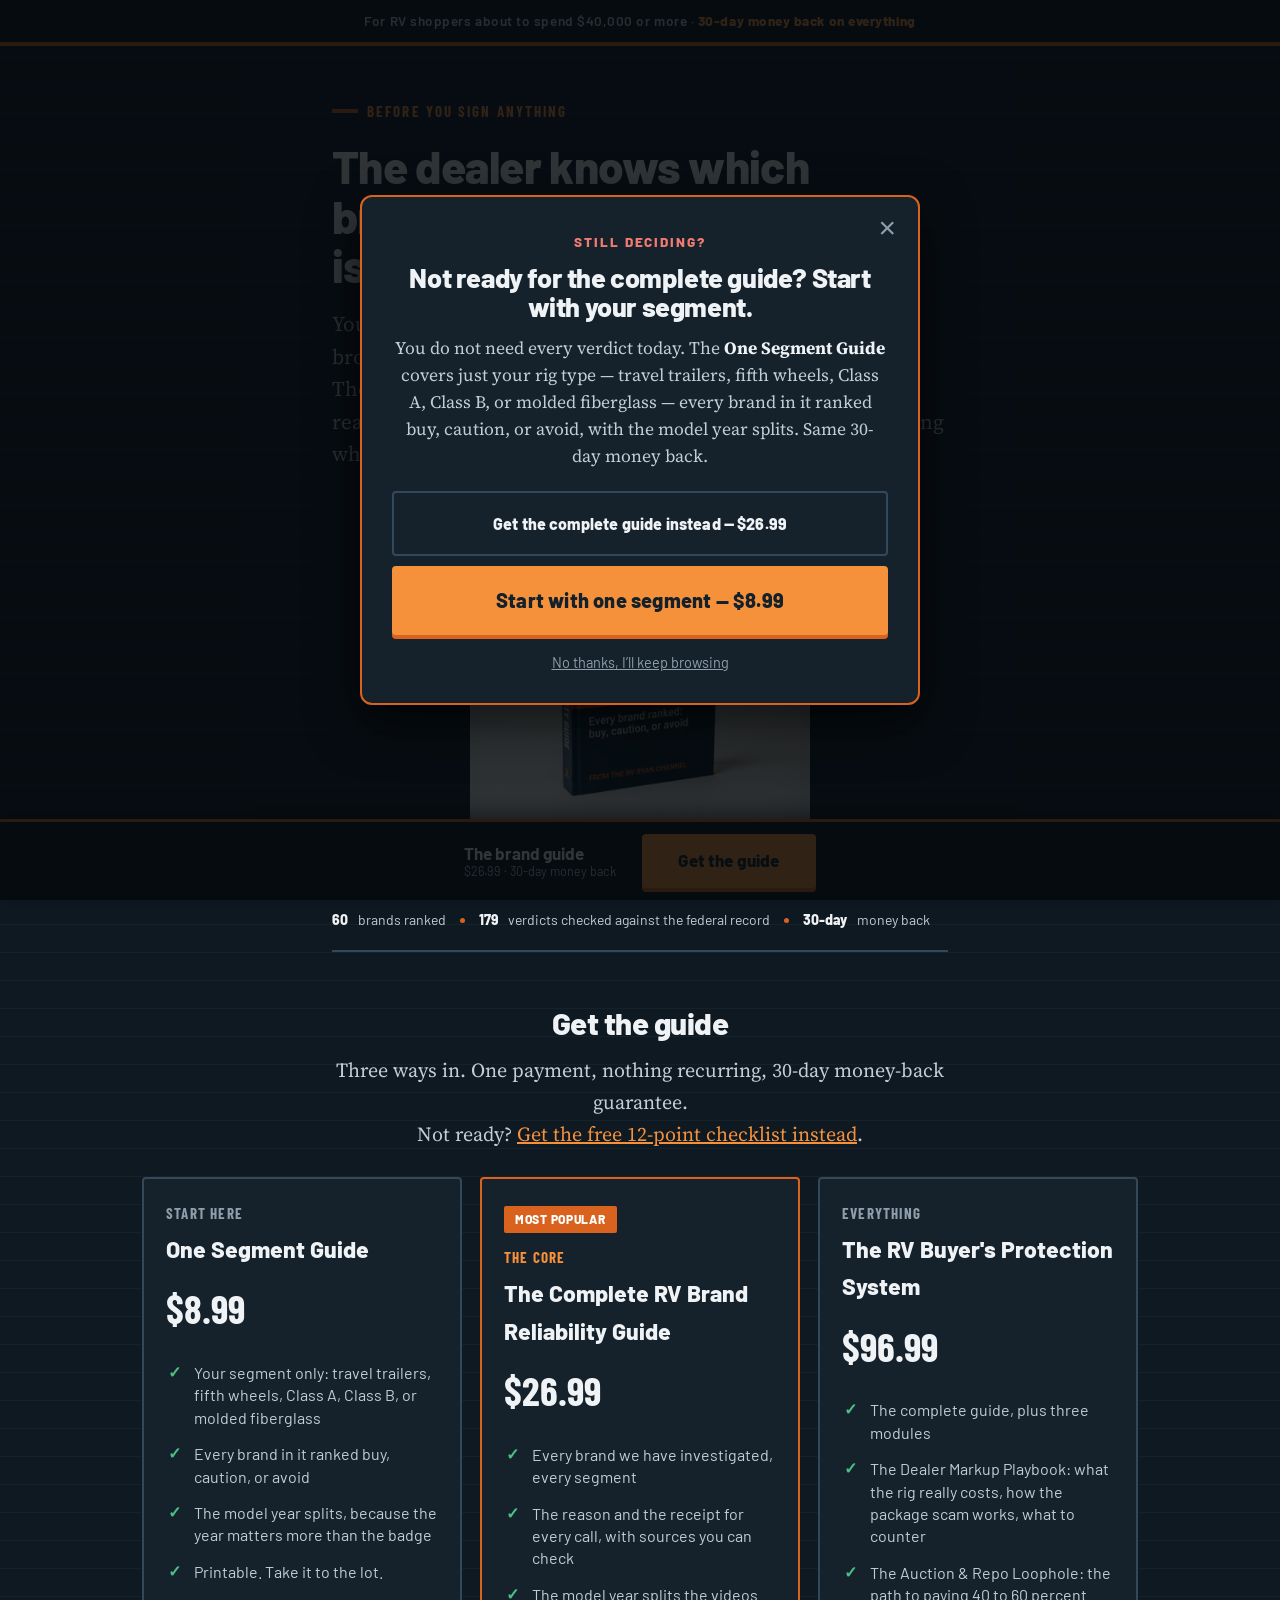
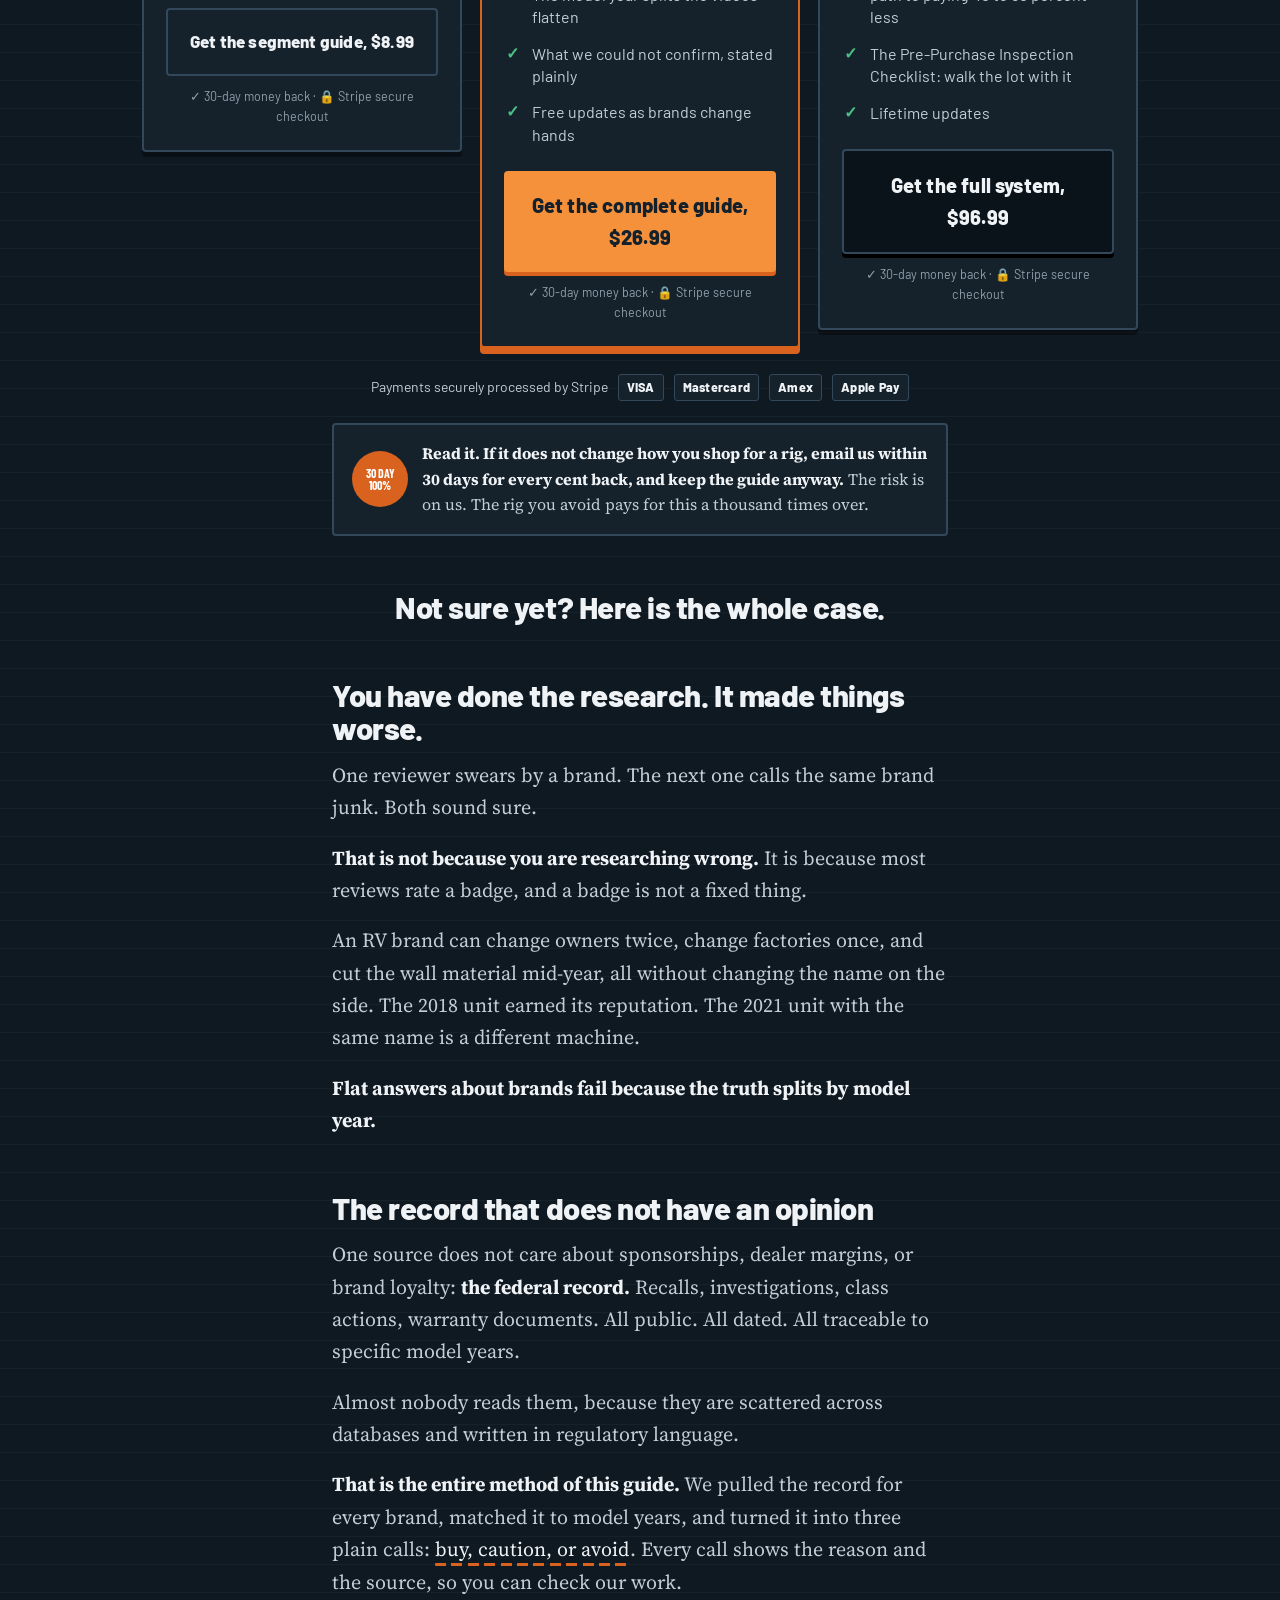
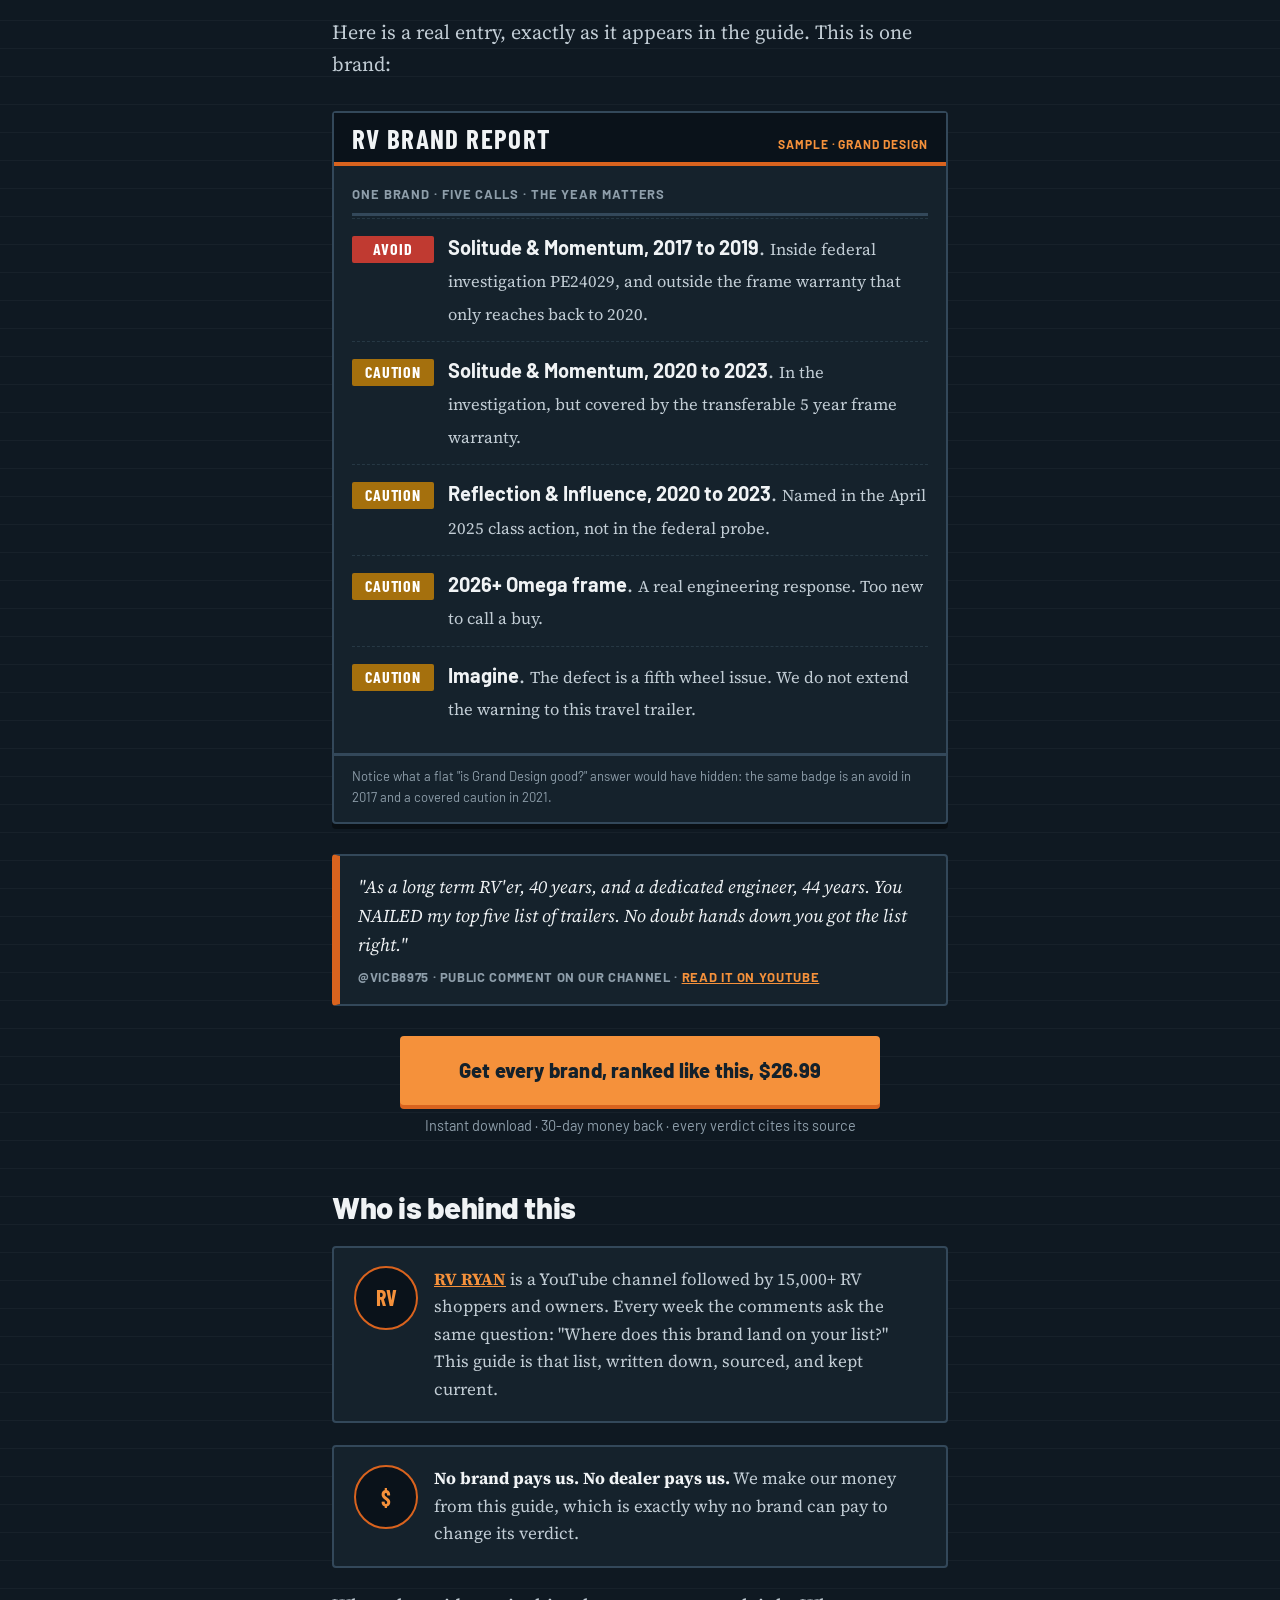
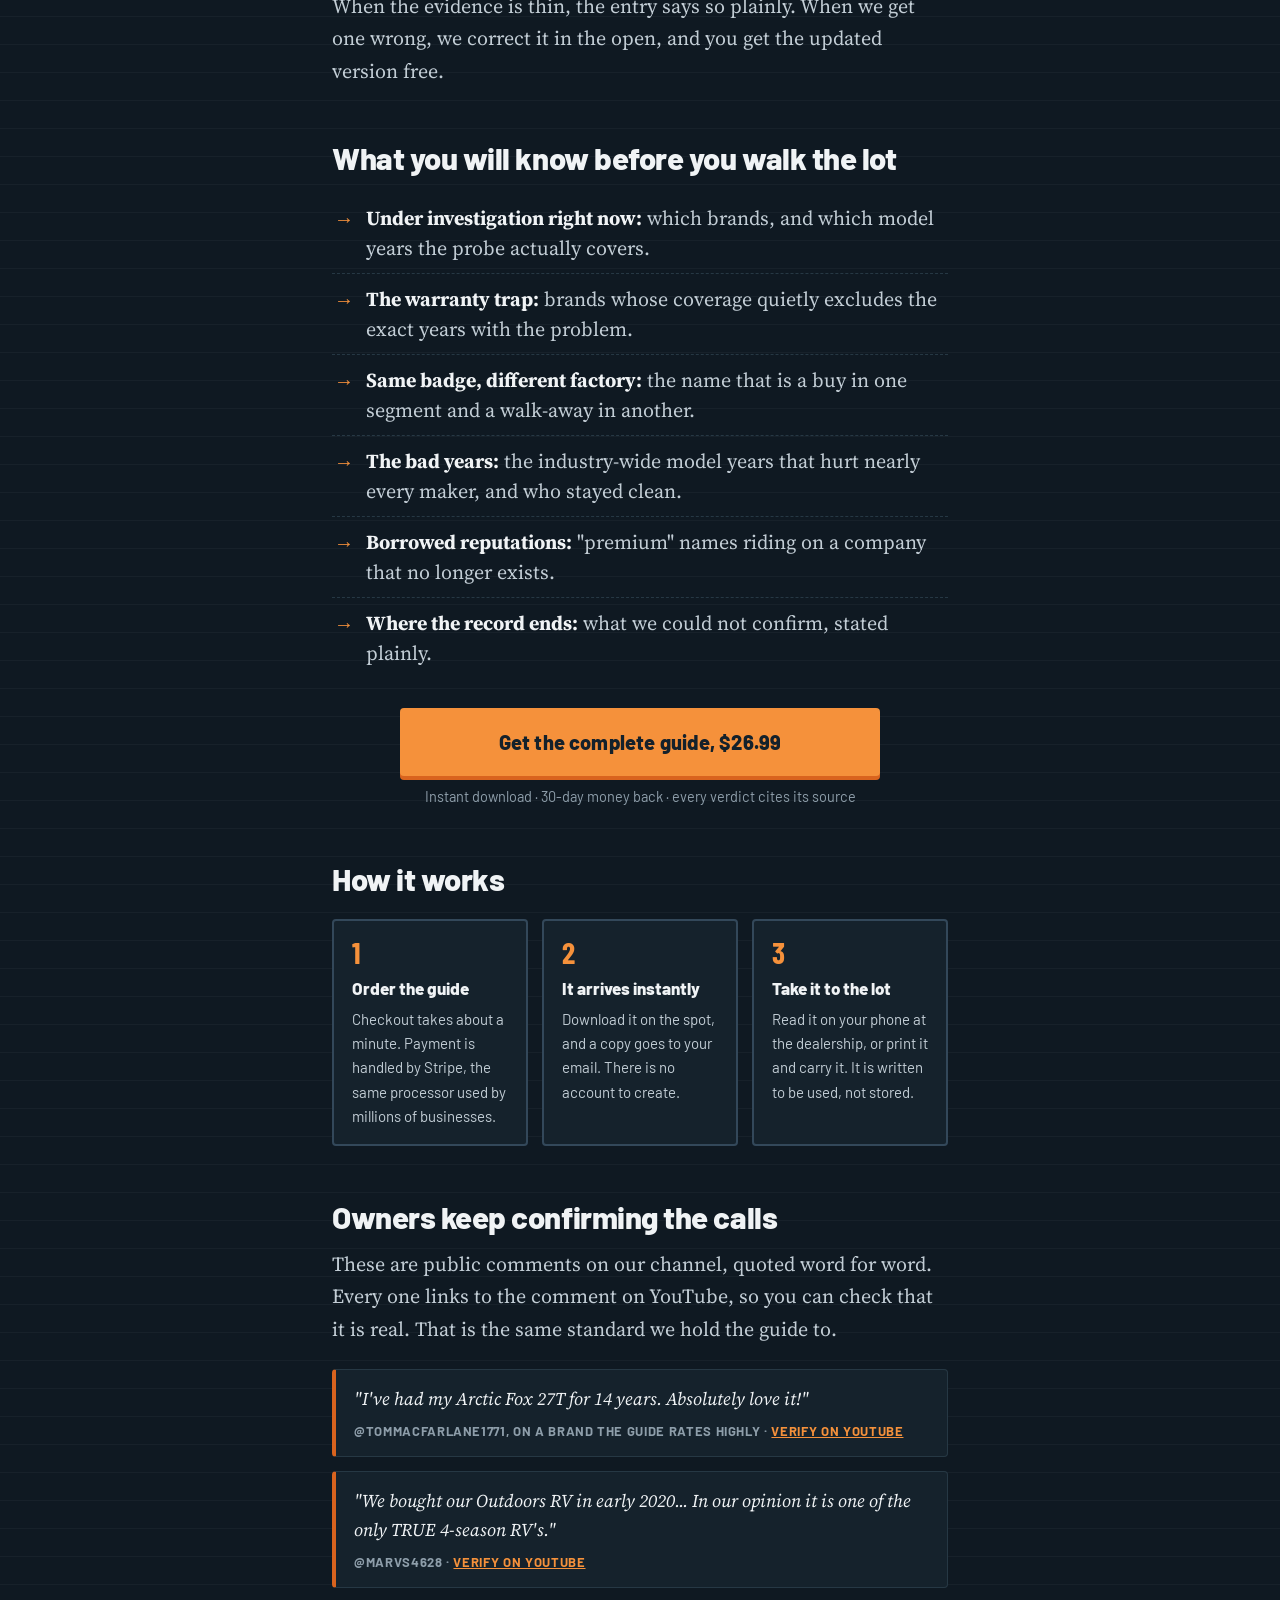
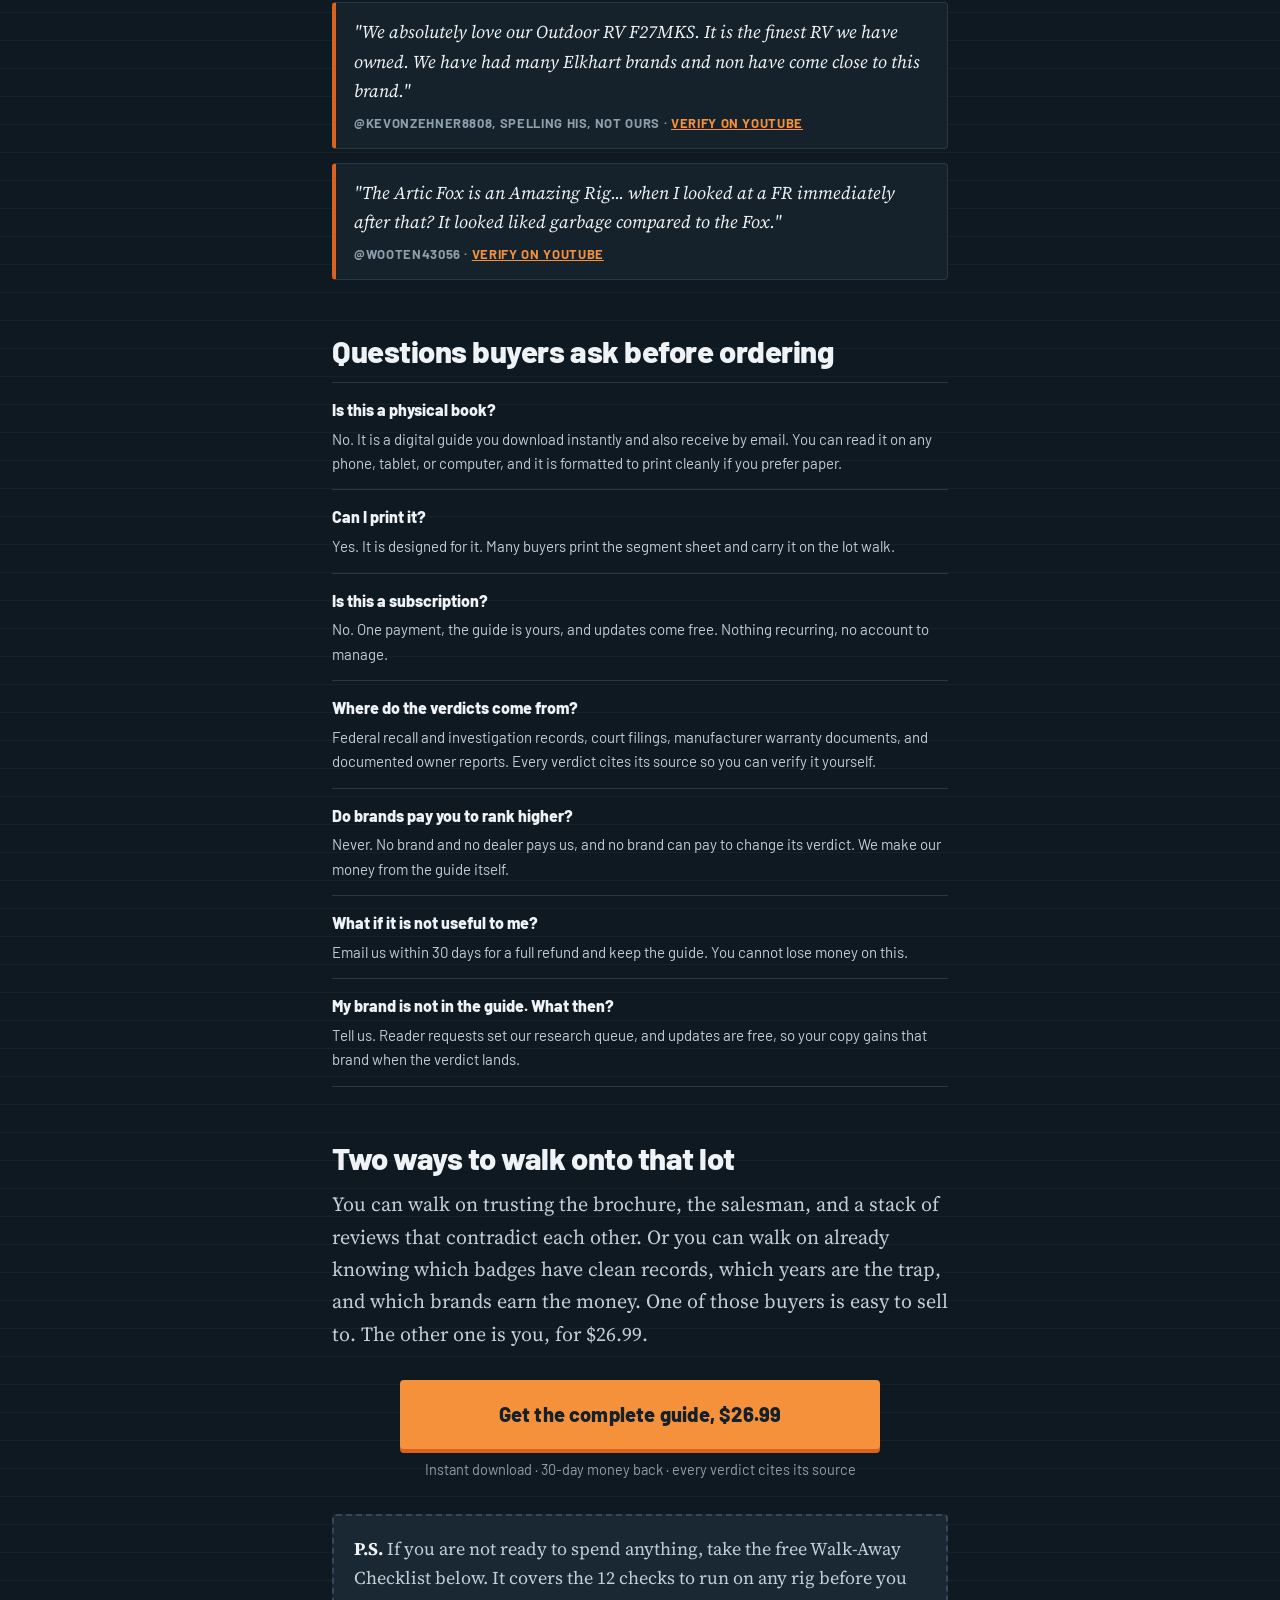
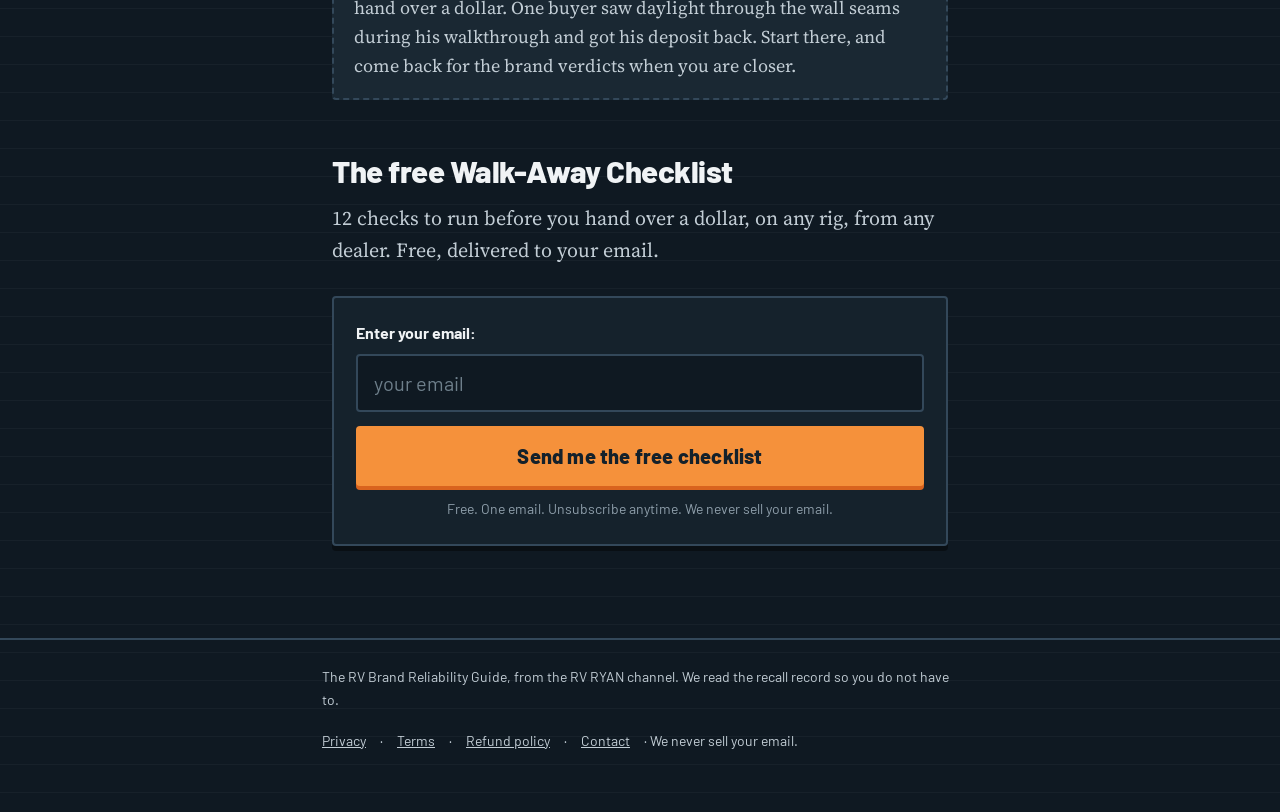
<file: index.html>
<!doctype html>
<html lang="en">
<head>
<meta charset="utf-8">
<meta name="viewport" content="width=device-width, initial-scale=1">
<title>The RV Brand Reliability Guide: which brands to trust with $40,000</title>
<meta name="description" content="Every RV brand ranked buy, caution, or avoid, with the reason and the receipt. Verdicts checked against the federal recall record, not the brochure. From the RV RYAN channel.">
<link rel="icon" href="assets/favicon.svg" type="image/svg+xml">
<meta property="og:type" content="website">
<meta property="og:title" content="The RV Brand Reliability Guide: which brands to trust with $40,000">
<meta property="og:description" content="Every RV brand ranked buy, caution, or avoid, with the reason and the receipt. Checked against the federal recall record, not the brochure.">
<meta property="og:image" content="https://rvguide.store/assets/og.jpg">
<meta property="og:image:width" content="1200">
<meta property="og:image:height" content="630">
<meta name="twitter:card" content="summary_large_image">
<meta name="twitter:image" content="https://rvguide.store/assets/og.jpg">
<link rel="stylesheet" href="assets/styles.css?v=10">
</head>
<body>

<div class="topbar">For RV shoppers about to spend $40,000 or more · <b>30-day money back on everything</b></div>
<a class="promobar" id="promobar" href="#order" hidden>
  <span class="pb-l">Launch pricing: complete guide <b>$26.99</b>, then $36.99</span>
  <span class="pb-r">ends Sunday night · <b id="pb-t">--</b></span>
</a>

<main class="hero">
  <div class="letter">

    <!-- 1. HOOK: problem-aware, loss-framed -->
    <p class="eyebrow">Before you sign anything</p>
    <h1>The dealer knows which brands come back broken. He is not going to tell you.</h1>
    <p class="lede">You are about to hand someone $40,000 to $150,000. The brochure will not warn you. The salesman will not warn you. The federal recall record will, if you know how to read it. We read it brand by brand, so you walk onto the lot already knowing which badges to skip.</p>

    <figure class="bookshot">
      <img src="assets/book.jpg" alt="The RV Brand Reliability Guide" width="800" height="800" loading="eager">
      <figcaption>Digital guide, delivered in two minutes. Print it if you like paper.</figcaption>
    </figure>

    <!-- real numbers only: the mine + the channel -->
    <div class="trust">
      <span class="chip"><b>60</b>&nbsp;brands ranked</span><span class="dot"></span>
      <span class="chip"><b>179</b>&nbsp;verdicts checked against the federal record</span><span class="dot"></span>
      <span class="chip"><b>30-day</b>&nbsp;money back</span>
    </div>

    <!-- THE OFFER, product-first -->
    <h2 id="order" style="text-align:center">Get the guide</h2>
    <p style="text-align:center">Three ways in. One payment, nothing recurring, 30-day money-back guarantee.<br>
    Not ready? <a href="#free">Get the free 12-point checklist instead</a>.</p>

    <div class="promo" id="promo" hidden>
      <p class="promo-t">Launch pricing ends Sunday night</p>
      <div class="promo-clock" id="promo-clock" role="timer">
        <span class="pc-seg"><b id="pc-d">0</b><i>days</i></span>
        <span class="pc-sep">:</span>
        <span class="pc-seg"><b id="pc-h">00</b><i>hrs</i></span>
        <span class="pc-sep">:</span>
        <span class="pc-seg"><b id="pc-m">00</b><i>min</i></span>
        <span class="pc-sep">:</span>
        <span class="pc-seg"><b id="pc-s">00</b><i>sec</i></span>
      </div>
      <p class="promo-s">The complete guide is <b>$26.99 through Sunday, July 20</b>. Monday it goes to $36.99.</p>
    </div>
  </div>

  <div class="wrap-wide">
    <div class="ladder">
      <div class="tier">
        <p class="rank">Start here</p>
        <p class="tname">One Segment Guide</p>
        <p class="tprice">$8.99</p>
        <ul>
          <li>Your segment only: travel trailers, fifth wheels, Class A, Class B, or molded fiberglass</li>
          <li>Every brand in it ranked buy, caution, or avoid</li>
          <li>The model year splits, because the year matters more than the badge</li>
          <li>Printable. Take it to the lot.</li>
        </ul>
        <a class="btn ghost" href="#" data-add="one">Get the segment guide, $8.99</a>
        <p class="tsecure">✓ 30-day money back · 🔒 Stripe secure checkout</p>
      </div>
      <div class="tier best">
        <span class="badge">Most popular</span>
        <p class="rank">The core</p>
        <p class="tname">The Complete RV Brand Reliability Guide</p>
        <p class="tprice">$26.99</p>
        <ul>
          <li>Every brand we have investigated, every segment</li>
          <li>The reason and the receipt for every call, with sources you can check</li>
          <li>The model year splits the videos flatten</li>
          <li>What we could not confirm, stated plainly</li>
          <li>Free updates as brands change hands</li>
        </ul>
        <a class="btn" href="#" data-add="complete">Get the complete guide, $26.99</a>
        <p class="tsecure">✓ 30-day money back · 🔒 Stripe secure checkout</p>
      </div>
      <div class="tier">
        <p class="rank">Everything</p>
        <p class="tname">The RV Buyer's Protection System</p>
        <p class="tprice">$96.99</p>
        <ul>
          <li>The complete guide, plus three modules</li>
          <li>The Dealer Markup Playbook: what the rig really costs, how the package scam works, what to counter</li>
          <li>The Auction &amp; Repo Loophole: the path to paying 40 to 60 percent less</li>
          <li>The Pre-Purchase Inspection Checklist: walk the lot with it</li>
          <li>Lifetime updates</li>
        </ul>
        <a class="btn dark" href="#" data-add="system">Get the full system, $96.99</a>
        <p class="tsecure">✓ 30-day money back · 🔒 Stripe secure checkout</p>
      </div>
    </div>
  </div>

  <div class="letter">
    <div class="paysecure">
      <span>Payments securely processed by Stripe</span>
      <span class="plogo">VISA</span><span class="plogo">Mastercard</span><span class="plogo">Amex</span><span class="plogo">Apple Pay</span>
    </div>

    <div class="guarantee">
      <span class="seal">30 DAY<br>100%</span>
      <span><strong>Read it. If it does not change how you shop for a rig, email us within 30 days for every cent back, and keep the guide anyway.</strong> The risk is on us. The rig you avoid pays for this a thousand times over.</span>
    </div>

    <h2 style="text-align:center">Not sure yet? Here is the whole case.</h2>

    <!-- 2. AGITATION: why the reviews failed them, and why it is not their fault -->
    <h2>You have done the research. It made things worse.</h2>
    <p>One reviewer swears by a brand. The next one calls the same brand junk. Both sound sure.</p>
    <p><strong>That is not because you are researching wrong.</strong> It is because most reviews rate a badge, and a badge is not a fixed thing.</p>
    <p>An RV brand can change owners twice, change factories once, and cut the wall material mid-year, all without changing the name on the side. The 2018 unit earned its reputation. The 2021 unit with the same name is a different machine.</p>
    <p><strong>Flat answers about brands fail because the truth splits by model year.</strong></p>

    <!-- 3. MECHANISM: the belief shift -->
    <h2>The record that does not have an opinion</h2>
    <p>One source does not care about sponsorships, dealer margins, or brand loyalty: <strong>the federal record.</strong> Recalls, investigations, class actions, warranty documents. All public. All dated. All traceable to specific model years.</p>
    <p>Almost nobody reads them, because they are scattered across databases and written in regulatory language.</p>
    <p><strong>That is the entire method of this guide.</strong> We pulled the record for every brand, matched it to model years, and turned it into three plain calls: <mark>buy, caution, or avoid</mark>. Every call shows the reason and the source, so you can check our work.</p>

    <!-- 4. PROOF OF PRODUCT: a real sample entry -->
    <p>Here is a real entry, exactly as it appears in the guide. This is one brand:</p>
    <div class="verdict" aria-label="sample of the guide">
      <div class="masthead">RV Brand Report <span class="sub">SAMPLE · GRAND DESIGN</span></div>
      <div class="panel-body">
        <div class="serving">One brand · five calls · the year matters</div>
        <div class="vrow"><span class="tag skip">AVOID</span>
          <span><span class="name">Solitude &amp; Momentum, 2017 to 2019</span>. <span class="why">Inside federal investigation PE24029, and outside the frame warranty that only reaches back to 2020.</span></span></div>
        <div class="vrow"><span class="tag care">CAUTION</span>
          <span><span class="name">Solitude &amp; Momentum, 2020 to 2023</span>. <span class="why">In the investigation, but covered by the transferable 5 year frame warranty.</span></span></div>
        <div class="vrow"><span class="tag care">CAUTION</span>
          <span><span class="name">Reflection &amp; Influence, 2020 to 2023</span>. <span class="why">Named in the April 2025 class action, not in the federal probe.</span></span></div>
        <div class="vrow"><span class="tag care">CAUTION</span>
          <span><span class="name">2026+ Omega frame</span>. <span class="why">A real engineering response. Too new to call a buy.</span></span></div>
        <div class="vrow"><span class="tag care">CAUTION</span>
          <span><span class="name">Imagine</span>. <span class="why">The defect is a fifth wheel issue. We do not extend the warning to this travel trailer.</span></span></div>
      </div>
      <div class="foot">Notice what a flat "is Grand Design good?" answer would have hidden: the same badge is an avoid in 2017 and a covered caution in 2021.</div>
    </div>

    <!-- expert endorsement, placed against the product proof -->
    <div class="proof">
      "As a long term RV'er, 40 years, and a dedicated engineer, 44 years. You NAILED my top five list of trailers. No doubt hands down you got the list right."
      <div class="who">@vicb8975 · public comment on our channel · <a href="https://www.youtube.com/watch?v=qQPKjAHSE24&amp;lc=UgwVLFhSOPsN4KAxYjZ4AaABAg" target="_blank" rel="noopener">read it on YouTube</a></div>
    </div>

    <!-- CTA 2 -->
    <div class="cta-block">
      <a class="btn" href="#order">Get every brand, ranked like this, $26.99</a>
      <p class="under">Instant download · 30-day money back · every verdict cites its source</p>
    </div>

    <!-- 5. DELAYED REVEAL: who is behind it -->
    <h2>Who is behind this</h2>
    <div class="author">
      <span class="avat">RV</span>
      <p><strong><a href="https://www.youtube.com/@RyanRotted" target="_blank" rel="noopener">RV RYAN</a></strong> is a YouTube channel followed by 15,000+ RV shoppers and owners. Every week the comments ask the same question: "Where does this brand land on your list?" This guide is that list, written down, sourced, and kept current.</p>
    </div>
    <div class="author" style="margin-top:10px">
      <span class="avat" aria-hidden="true">$</span>
      <p><strong>No brand pays us. No dealer pays us.</strong> We make our money from this guide, which is exactly why no brand can pay to change its verdict.</p>
    </div>
    <p>When the evidence is thin, the entry says so plainly. When we get one wrong, we correct it in the open, and you get the updated version free.</p>

    <!-- 6. WHAT'S INSIDE: fascination bullets -->
    <h2>What you will know before you walk the lot</h2>
    <ul class="fascin">
      <li><strong>Under investigation right now:</strong> which brands, and which model years the probe actually covers.</li>
      <li><strong>The warranty trap:</strong> brands whose coverage quietly excludes the exact years with the problem.</li>
      <li><strong>Same badge, different factory:</strong> the name that is a buy in one segment and a walk-away in another.</li>
      <li><strong>The bad years:</strong> the industry-wide model years that hurt nearly every maker, and who stayed clean.</li>
      <li><strong>Borrowed reputations:</strong> "premium" names riding on a company that no longer exists.</li>
      <li><strong>Where the record ends:</strong> what we could not confirm, stated plainly.</li>
    </ul>

    <!-- CTA 3: breaks the dead zone between the pitch and the ladder -->
    <div class="cta-block">
      <a class="btn" href="#order">Get the complete guide, $26.99</a>
      <p class="under">Instant download · 30-day money back · every verdict cites its source</p>
    </div>

    <!-- 7. HOW IT WORKS: cohort-required 1-2-3 -->
    <h2>How it works</h2>
    <div class="howit">
      <div class="hstep"><p class="hnum">1</p><p class="ht">Order the guide</p><p class="hd">Checkout takes about a minute. Payment is handled by Stripe, the same processor used by millions of businesses.</p></div>
      <div class="hstep"><p class="hnum">2</p><p class="ht">It arrives instantly</p><p class="hd">Download it on the spot, and a copy goes to your email. There is no account to create.</p></div>
      <div class="hstep"><p class="hnum">3</p><p class="ht">Take it to the lot</p><p class="hd">Read it on your phone at the dealership, or print it and carry it. It is written to be used, not stored.</p></div>
    </div>

    <!-- 8. PROOF WALL: real public comments, every one linked to its source -->
    <h2>Owners keep confirming the calls</h2>
    <p>These are public comments on our channel, quoted word for word. Every one links to the comment on YouTube, so you can check that it is real. That is the same standard we hold the guide to.</p>
    <div class="quotewall">
      <div class="qw">"I've had my Arctic Fox 27T for 14 years. Absolutely love it!"<div class="who">@tommacfarlane1771, on a brand the guide rates highly · <a href="https://www.youtube.com/watch?v=qQPKjAHSE24&amp;lc=UgzF5fF4zBzE1_9dfdl4AaABAg" target="_blank" rel="noopener">verify on YouTube</a></div></div>
      <div class="qw">"We bought our Outdoors RV in early 2020... In our opinion it is one of the only TRUE 4-season RV's."<div class="who">@marvs4628 · <a href="https://www.youtube.com/watch?v=caAp2_lOWRY&amp;lc=UgwiiVYXUjx0G9ABeb94AaABAg" target="_blank" rel="noopener">verify on YouTube</a></div></div>
      <div class="qw">"We absolutely love our Outdoor RV F27MKS. It is the finest RV we have owned. We have had many Elkhart brands and non have come close to this brand."<div class="who">@kevonzehner8808, spelling his, not ours · <a href="https://www.youtube.com/watch?v=caAp2_lOWRY&amp;lc=UgzE8sU6nC4gtsnK_wV4AaABAg" target="_blank" rel="noopener">verify on YouTube</a></div></div>
      <div class="qw">"The Artic Fox is an Amazing Rig... when I looked at a FR immediately after that? It looked liked garbage compared to the Fox."<div class="who">@wooten43056 · <a href="https://www.youtube.com/watch?v=qQPKjAHSE24&amp;lc=Ugw8ZRL1Mv0zuLbpyWV4AaABAg" target="_blank" rel="noopener">verify on YouTube</a></div></div>
    </div>

    <!-- 9. THE OFFER -->
    <!-- 11. FAQ: objection-first -->
    <h2>Questions buyers ask before ordering</h2>
    <div class="faqs">
      <div class="faq"><p class="q">Is this a physical book?</p><p class="a">No. It is a digital guide you download instantly and also receive by email. You can read it on any phone, tablet, or computer, and it is formatted to print cleanly if you prefer paper.</p></div>
      <div class="faq"><p class="q">Can I print it?</p><p class="a">Yes. It is designed for it. Many buyers print the segment sheet and carry it on the lot walk.</p></div>
      <div class="faq"><p class="q">Is this a subscription?</p><p class="a">No. One payment, the guide is yours, and updates come free. Nothing recurring, no account to manage.</p></div>
      <div class="faq"><p class="q">Where do the verdicts come from?</p><p class="a">Federal recall and investigation records, court filings, manufacturer warranty documents, and documented owner reports. Every verdict cites its source so you can verify it yourself.</p></div>
      <div class="faq"><p class="q">Do brands pay you to rank higher?</p><p class="a">Never. No brand and no dealer pays us, and no brand can pay to change its verdict. We make our money from the guide itself.</p></div>
      <div class="faq"><p class="q">What if it is not useful to me?</p><p class="a">Email us within 30 days for a full refund and keep the guide. You cannot lose money on this.</p></div>
      <div class="faq"><p class="q">My brand is not in the guide. What then?</p><p class="a">Tell us. Reader requests set our research queue, and updates are free, so your copy gains that brand when the verdict lands.</p></div>
    </div>

    <!-- 12. FINAL CLOSE -->
    <h2>Two ways to walk onto that lot</h2>
    <p>You can walk on trusting the brochure, the salesman, and a stack of reviews that contradict each other. Or you can walk on already knowing which badges have clean records, which years are the trap, and which brands earn the money. One of those buyers is easy to sell to. The other one is you, for $26.99.</p>

    <div class="cta-block">
      <a class="btn" href="#order">Get the complete guide, $26.99</a>
      <p class="under">Instant download · 30-day money back · every verdict cites its source</p>
    </div>

    <div class="ps"><strong>P.S.</strong> If you are not ready to spend anything, take the free Walk-Away Checklist below. It covers the 12 checks to run on any rig before you hand over a dollar. One buyer saw daylight through the wall seams during his walkthrough and got his deposit back. Start there, and come back for the brand verdicts when you are closer.</div>

    <!-- 13. FREE PATH: single-field opt-in -->
    <h2 id="free">The free Walk-Away Checklist</h2>
    <p>12 checks to run before you hand over a dollar, on any rig, from any dealer. Free, delivered to your email.</p>
    <form class="optin" action="#" method="post" onsubmit="return false">
      <label for="email2">Enter your email:</label>
      <input id="email2" name="email" type="email" required autocomplete="email" placeholder="your email" inputmode="email">
      <button class="btn" type="submit">Send me the free checklist</button>
      <p class="subnote">Free. One email. Unsubscribe anytime. We never sell your email.</p>
    </form>
  </div>
</main>

<div class="stickycta" id="stickycta" hidden>
  <div class="sc-copy"><b>The brand guide</b><span>$26.99 · 30-day money back</span></div>
  <a class="btn" href="#order">Get the guide</a>
</div>

<div class="xmodal" id="xmodal" hidden role="dialog" aria-modal="true" aria-labelledby="xm-h">
  <div class="xm-card">
    <button class="xm-close" id="xm-close" type="button" aria-label="Close">&#215;</button>
    <p class="xm-eyebrow">Still deciding?</p>
    <h2 id="xm-h">Not ready for the complete guide? Start with your segment.</h2>
    <p class="xm-body">You do not need every verdict today. The <b>One Segment Guide</b> covers just your rig type &mdash; travel trailers, fifth wheels, Class A, Class B, or molded fiberglass &mdash; every brand in it ranked buy, caution, or avoid, with the model year splits. Same 30-day money back.</p>
    <a class="btn ghost xm-alt" href="#" data-add="complete">Get the complete guide instead &mdash; $26.99</a>
    <a class="btn xm-main" href="#" data-add="one">Start with one segment &mdash; $8.99</a>
    <a class="xm-no" href="#" id="xm-no">No thanks, I&rsquo;ll keep browsing</a>
  </div>
</div>

<footer>
  <div class="wrap">
    <p>The RV Brand Reliability Guide, from the RV RYAN channel. We read the recall record so you do not have to.</p>
    <p class="footlinks"><a href="privacy.html">Privacy</a> · <a href="terms.html">Terms</a> · <a href="refund.html">Refund policy</a> · <a href="contact.html">Contact</a> · We never sell your email.</p>
  </div>
</footer>

<script src="assets/funnel.js?v=2"></script>
<script>
(function(){
  var bar = document.getElementById('stickycta');
  var ladder = document.querySelector('.ladder');
  if (!bar || !ladder || !('IntersectionObserver' in window)) return;
  new IntersectionObserver(function(es){
    es.forEach(function(e){
      bar.hidden = !(!e.isIntersecting && e.boundingClientRect.top < 0);
    });
  }, {rootMargin: '100px 0px 0px 0px'}).observe(ladder);
})();

/* Launch promo countdown — one real deadline, same for every visitor.
   Sun Jul 20 2026, 11:59pm ET. Past the deadline the strip never renders. */
(function(){
  var END = Date.parse('2026-07-21T03:59:59Z');
  var box = document.getElementById('promo');
  var bar = document.getElementById('promobar');
  if (!box || !isFinite(END)) return;
  var d = document.getElementById('pc-d'), h = document.getElementById('pc-h'),
      m = document.getElementById('pc-m'), s = document.getElementById('pc-s');
  var barT = document.getElementById('pb-t');
  function pad(n){ return n < 10 ? '0' + n : '' + n; }
  function tick(){
    var left = END - Date.now();
    if (left <= 0) { box.hidden = true; if (bar) bar.hidden = true; clearInterval(iv); return; }
    var sec = Math.floor(left / 1000);
    var dd = Math.floor(sec / 86400), hh = pad(Math.floor(sec % 86400 / 3600)),
        mm = pad(Math.floor(sec % 3600 / 60)), ss = pad(sec % 60);
    d.textContent = dd; h.textContent = hh; m.textContent = mm; s.textContent = ss;
    if (barT) barT.textContent = dd + 'd ' + hh + ':' + mm + ':' + ss;
    box.hidden = false;
    if (bar) bar.hidden = false;
  }
  var iv = setInterval(tick, 1000);
  tick();
})();

/* Exit-intent downsell — shown once per visitor. Desktop: cursor leaves through
   the top of the viewport. Mobile: read deep (60%+) then scroll back up hard. */
(function(){
  var modal = document.getElementById('xmodal');
  if (!modal) return;
  var KEY = 'rvr_exit_shown';
  try { if (localStorage.getItem(KEY)) return; } catch(e) {}

  function close(){ modal.hidden = true; document.body.style.overflow = ''; }
  function show(){
    try { if (localStorage.getItem(KEY)) return; localStorage.setItem(KEY, '1'); } catch(e) {}
    modal.hidden = false;
    document.body.style.overflow = 'hidden';
  }

  document.getElementById('xm-close').addEventListener('click', close);
  document.getElementById('xm-no').addEventListener('click', function(e){ e.preventDefault(); close(); });
  modal.addEventListener('click', function(e){ if (e.target === modal) close(); });
  document.addEventListener('keydown', function(e){ if (e.key === 'Escape' && !modal.hidden) close(); });
  /* buying from the modal: let funnel.js handle the click, just unlock scroll */
  modal.querySelectorAll('[data-add]').forEach(function(b){ b.addEventListener('click', function(){ document.body.style.overflow = ''; }); });

  document.addEventListener('mouseout', function(e){
    if (!e.relatedTarget && e.clientY <= 0) show();
  });

  var doc = document.documentElement, deepest = 0, upFrom = null;
  window.addEventListener('scroll', function(){
    var y = window.scrollY || doc.scrollTop;
    var depth = y / Math.max(1, doc.scrollHeight - window.innerHeight);
    if (depth > deepest) { deepest = depth; upFrom = y; return; }
    if (deepest > 0.6 && upFrom !== null && upFrom - y > 900) show();
  }, {passive: true});
})();
</script>
</body>
</html>
</file>
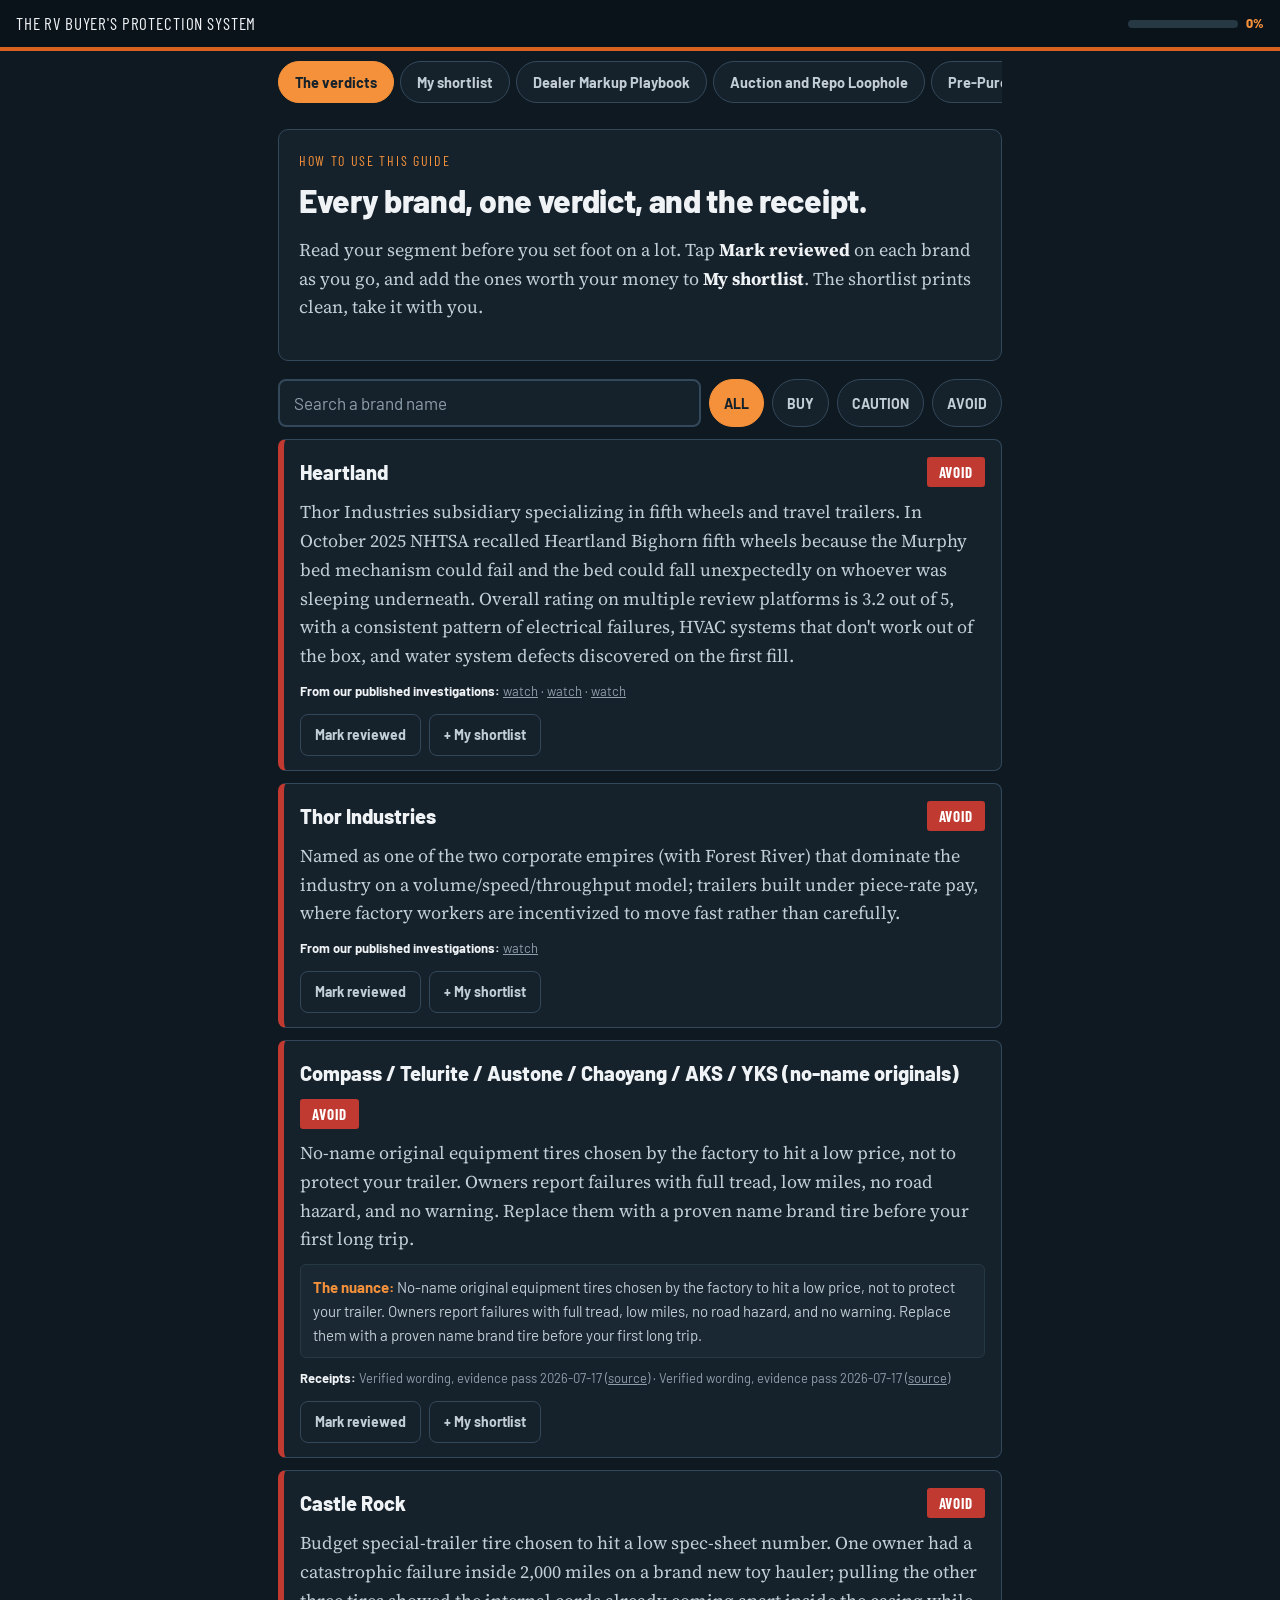
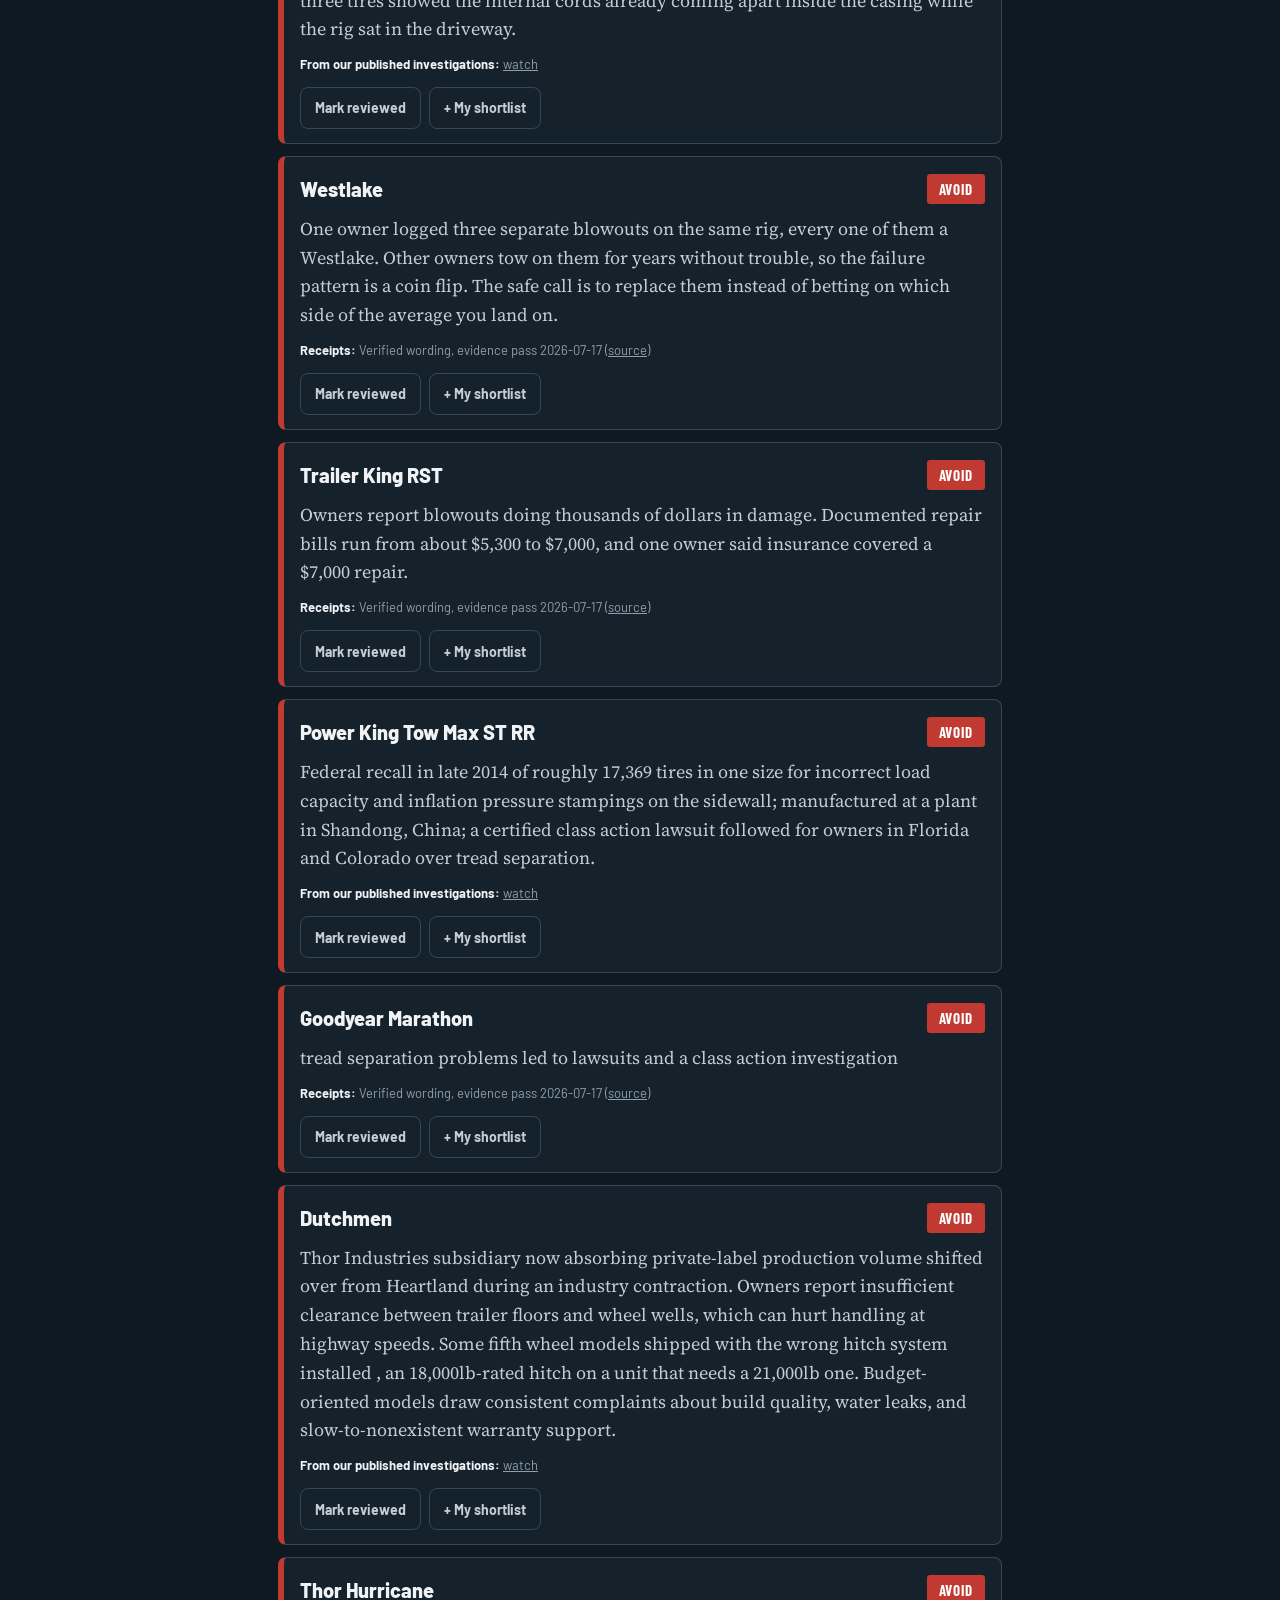
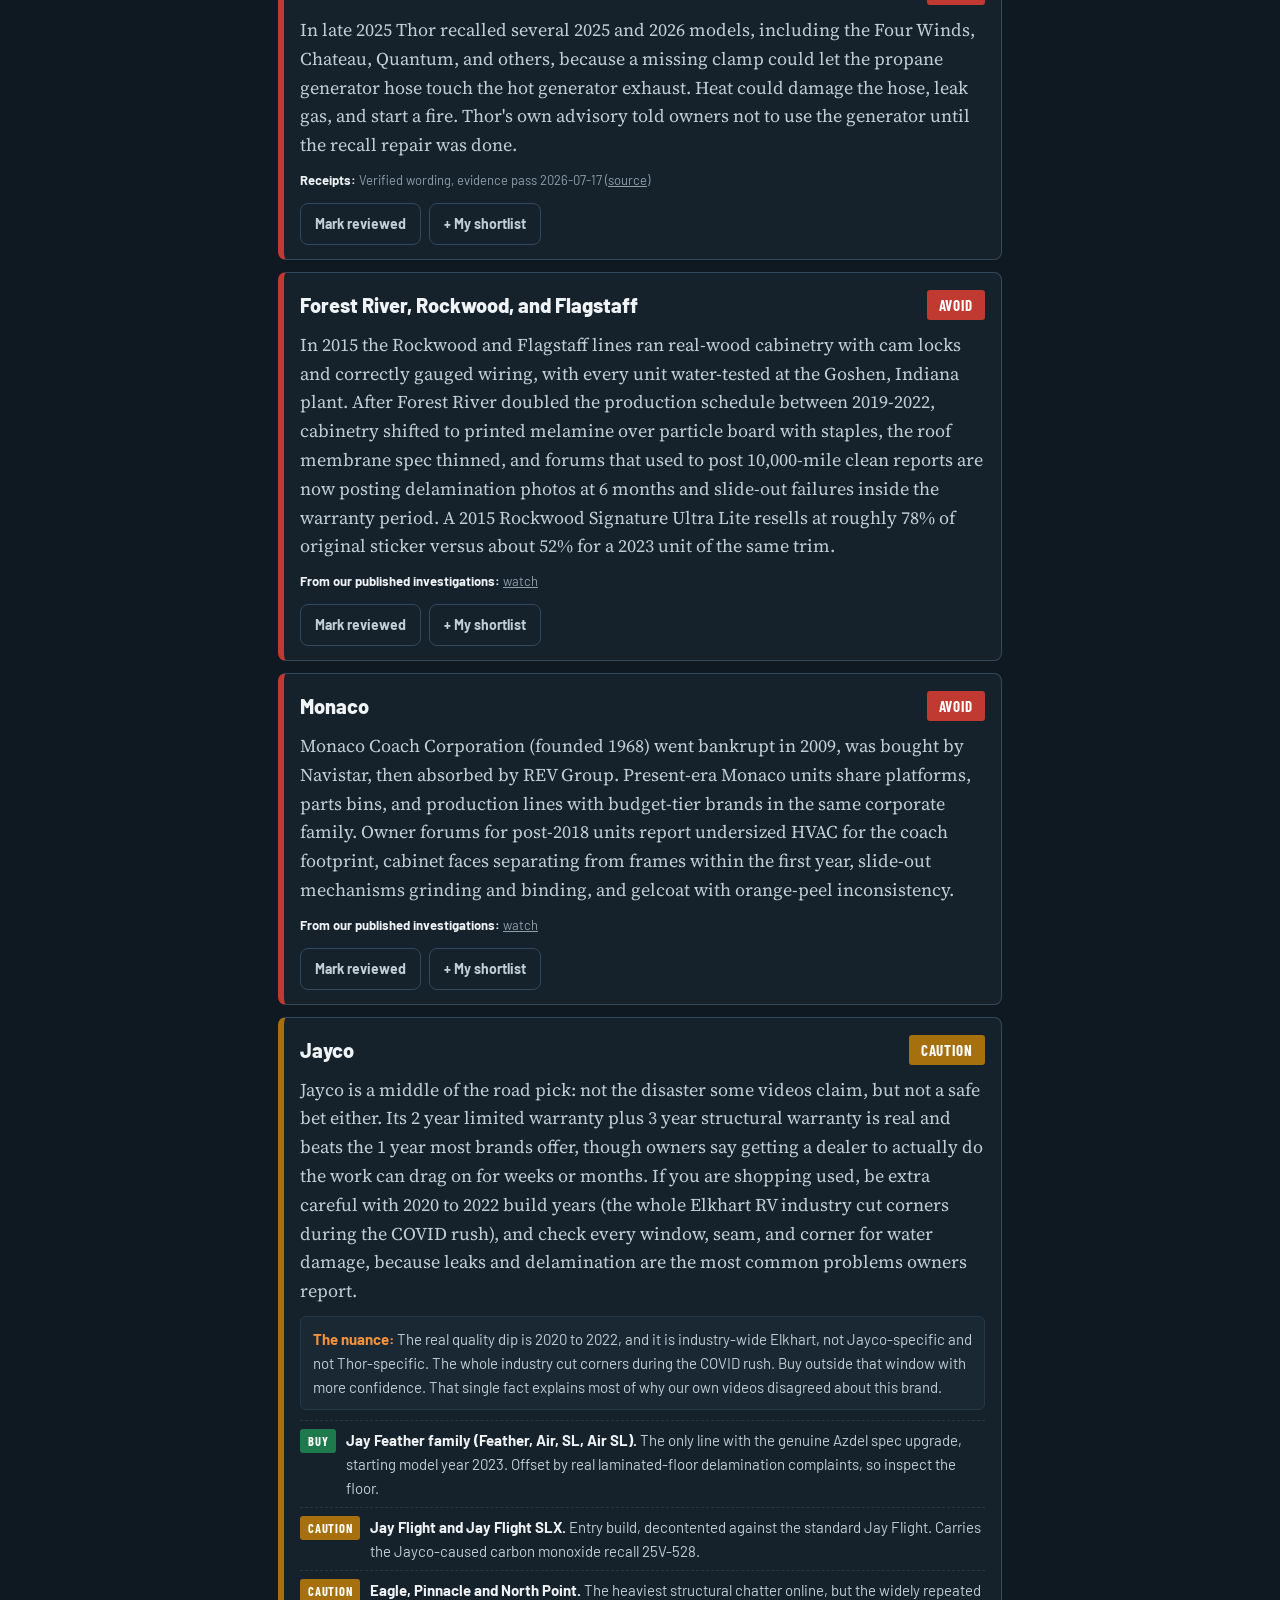
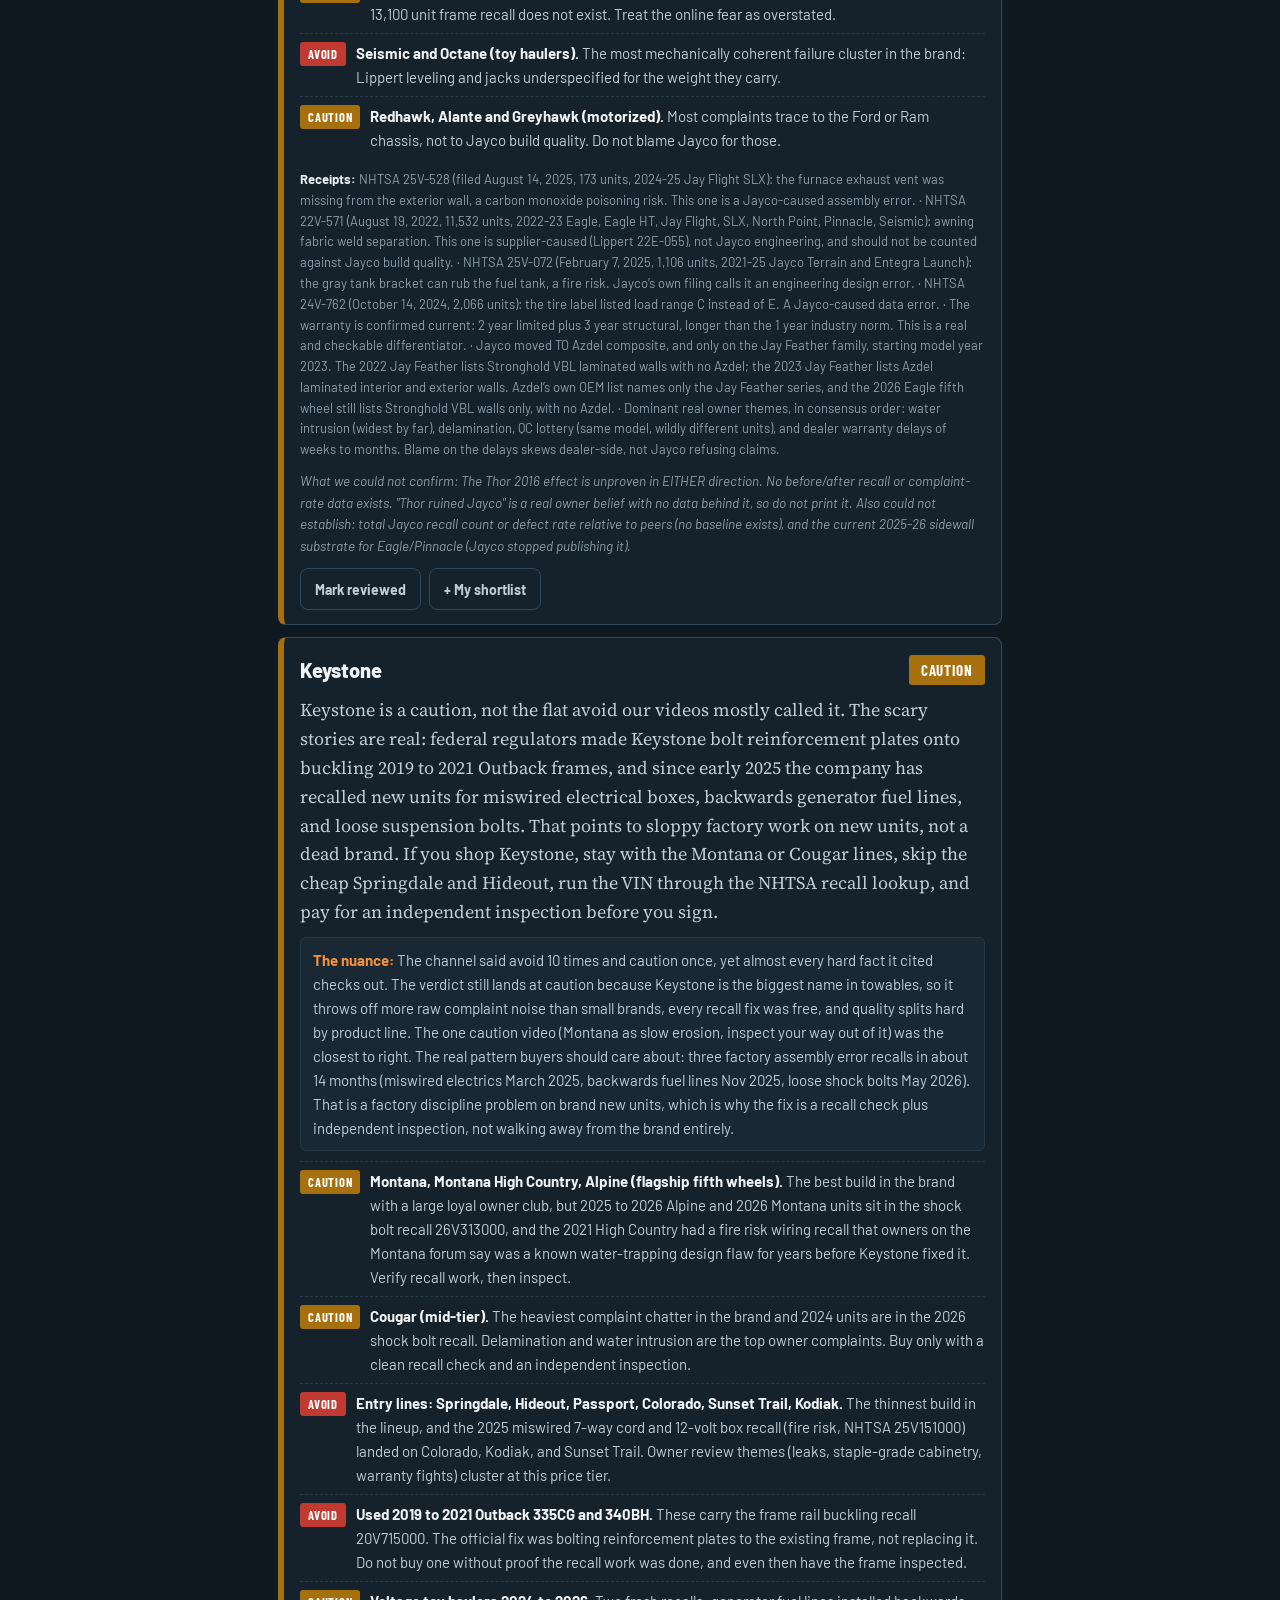
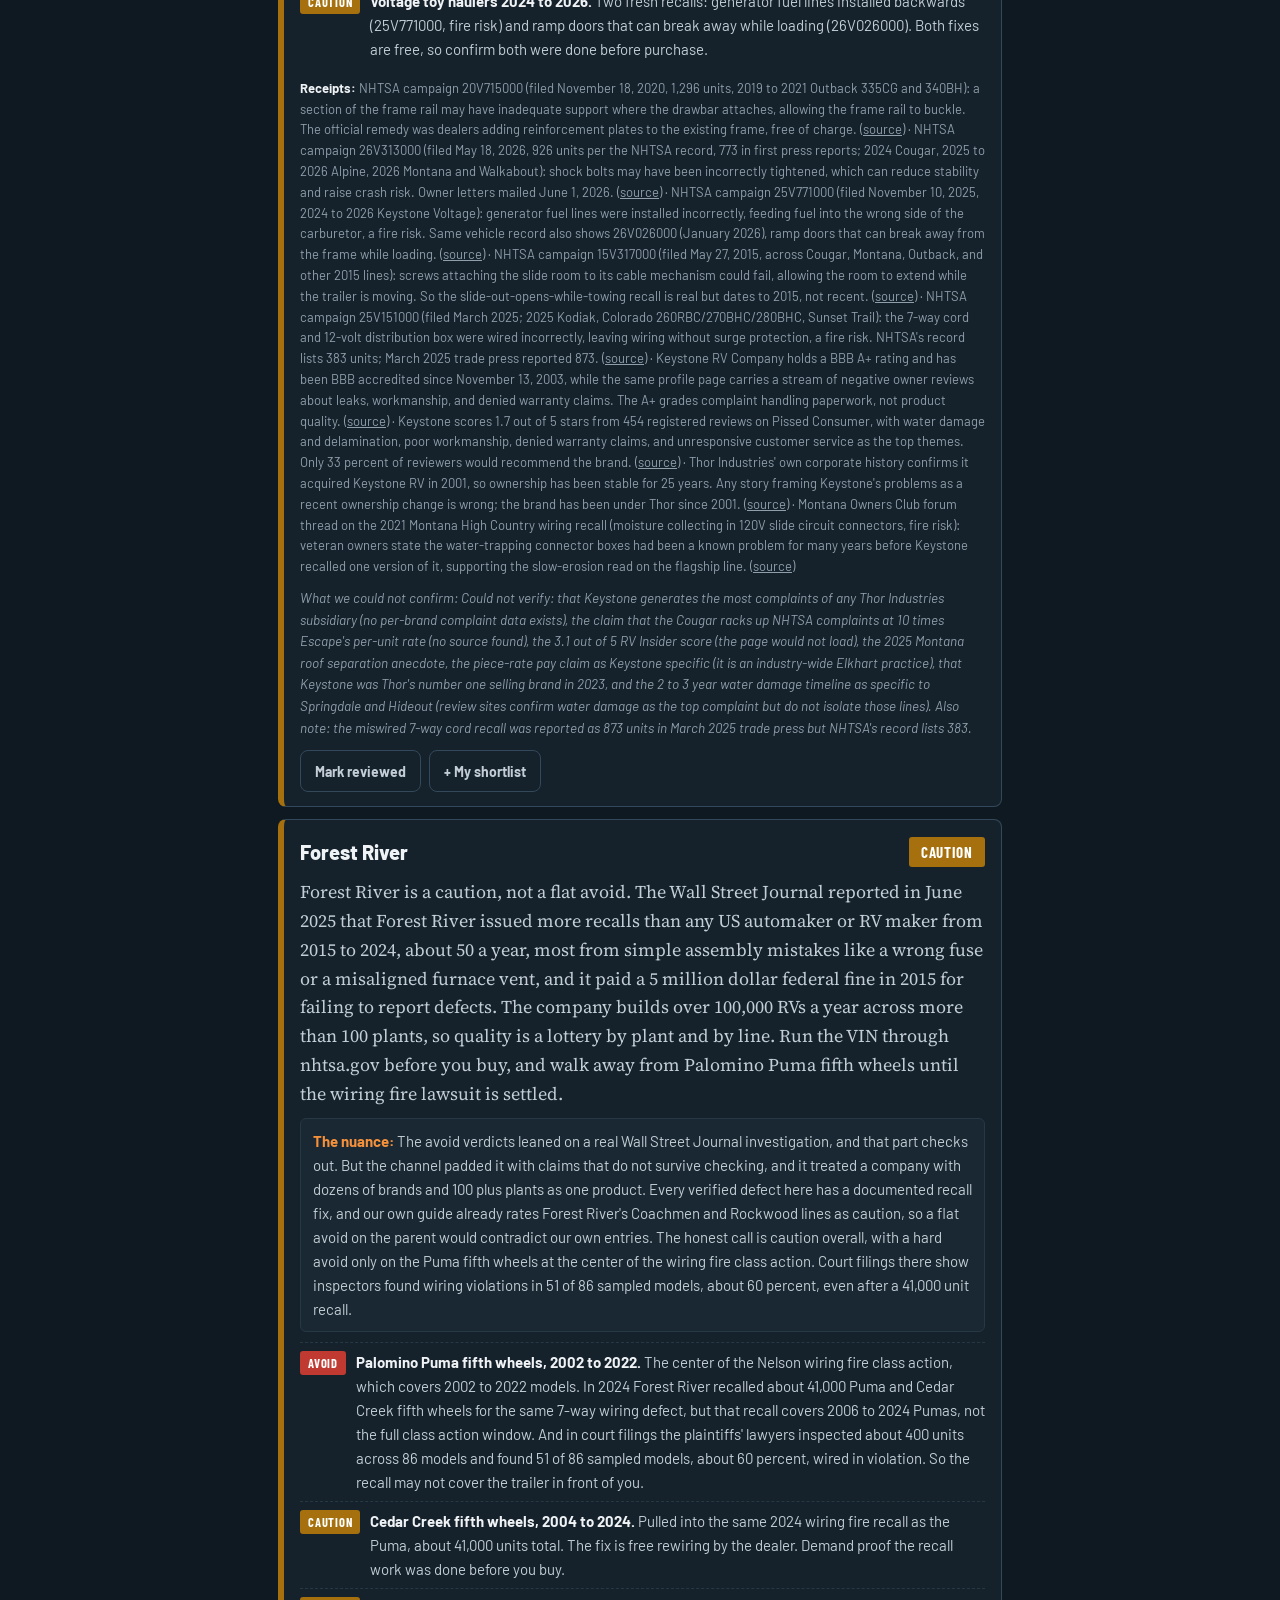
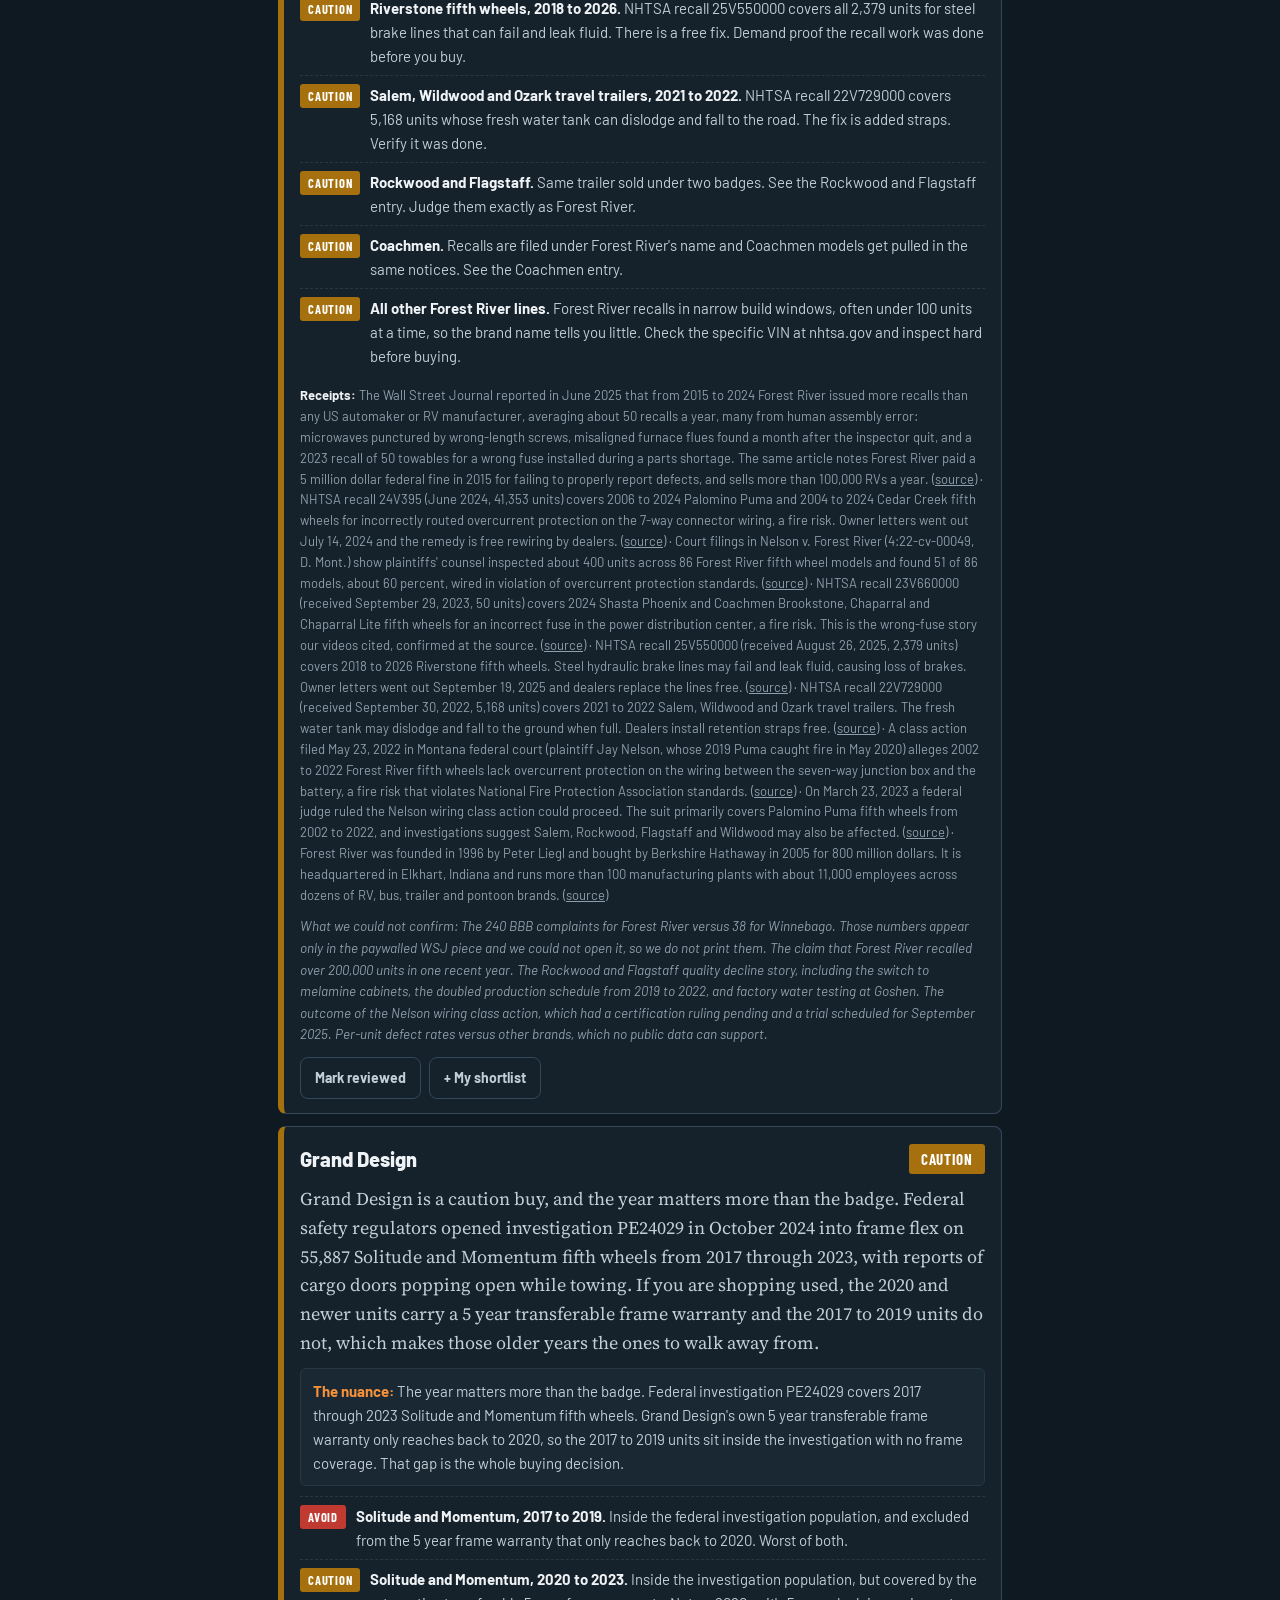
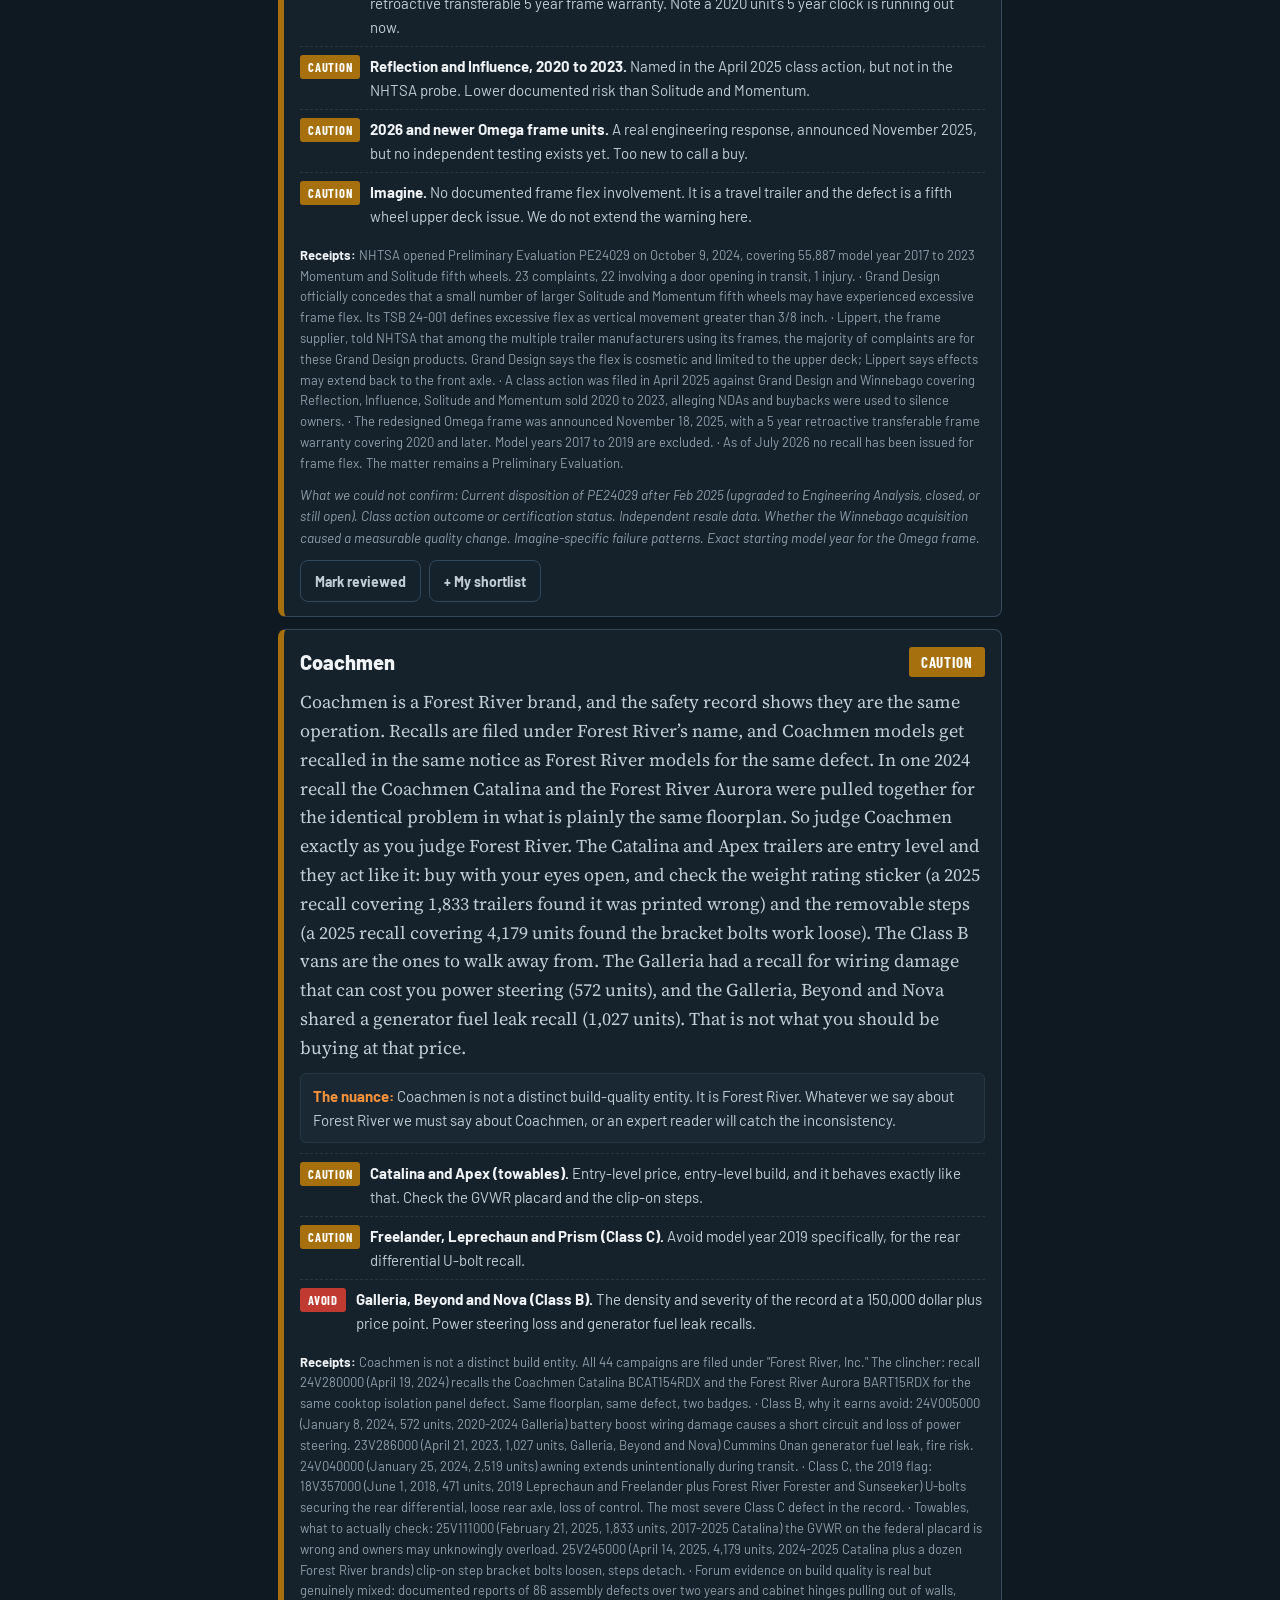
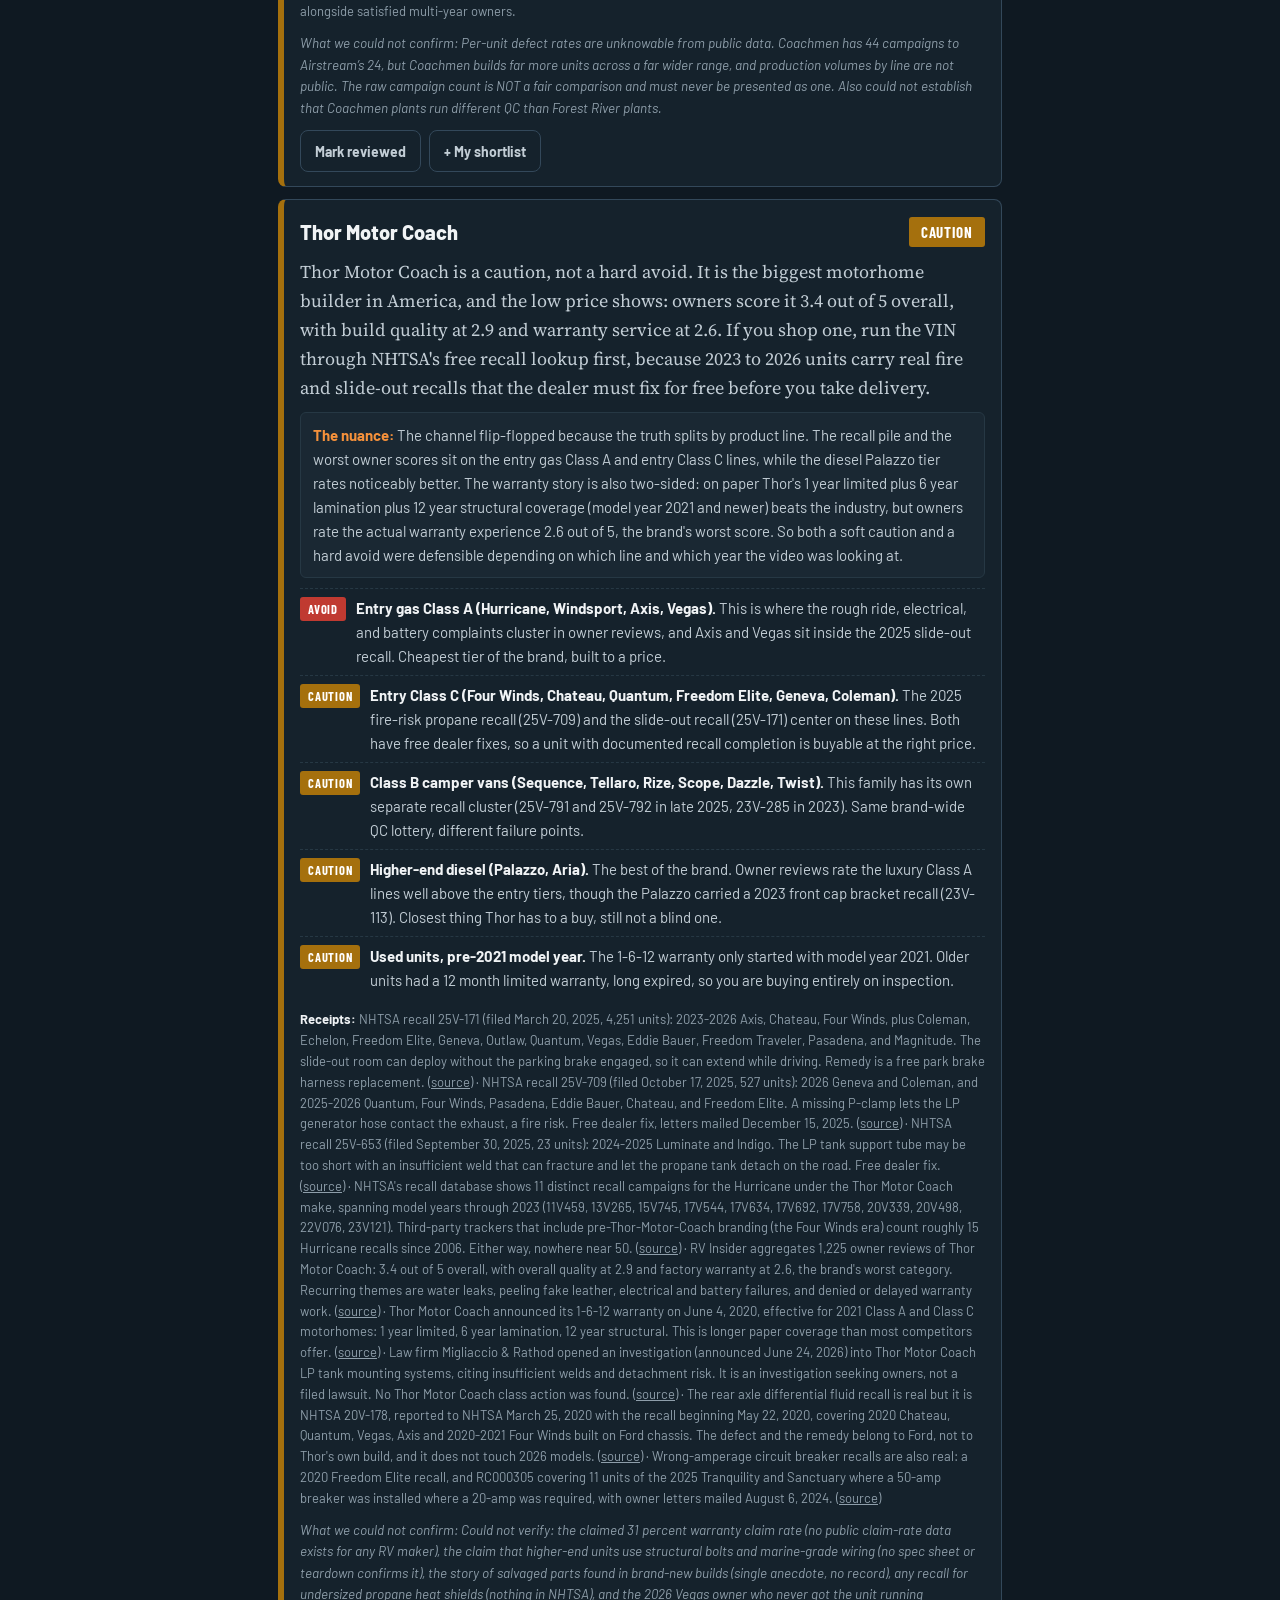
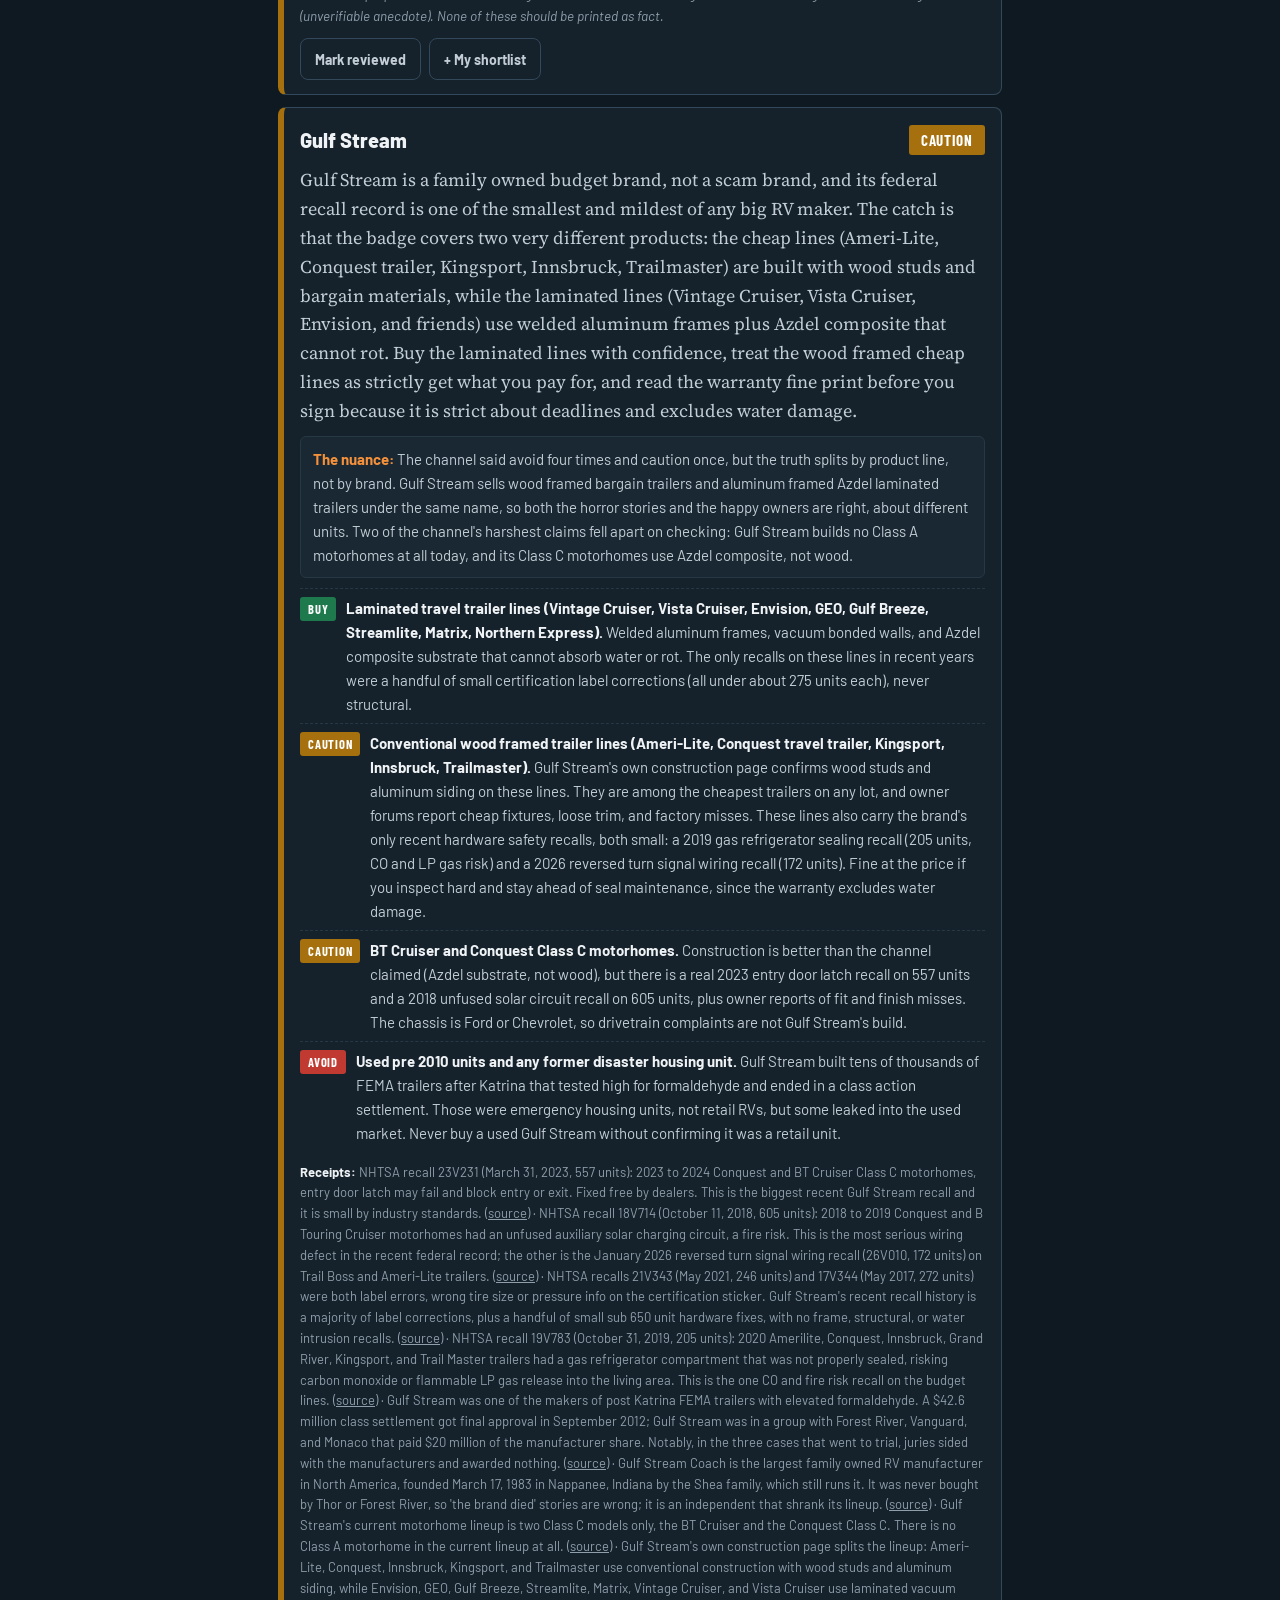
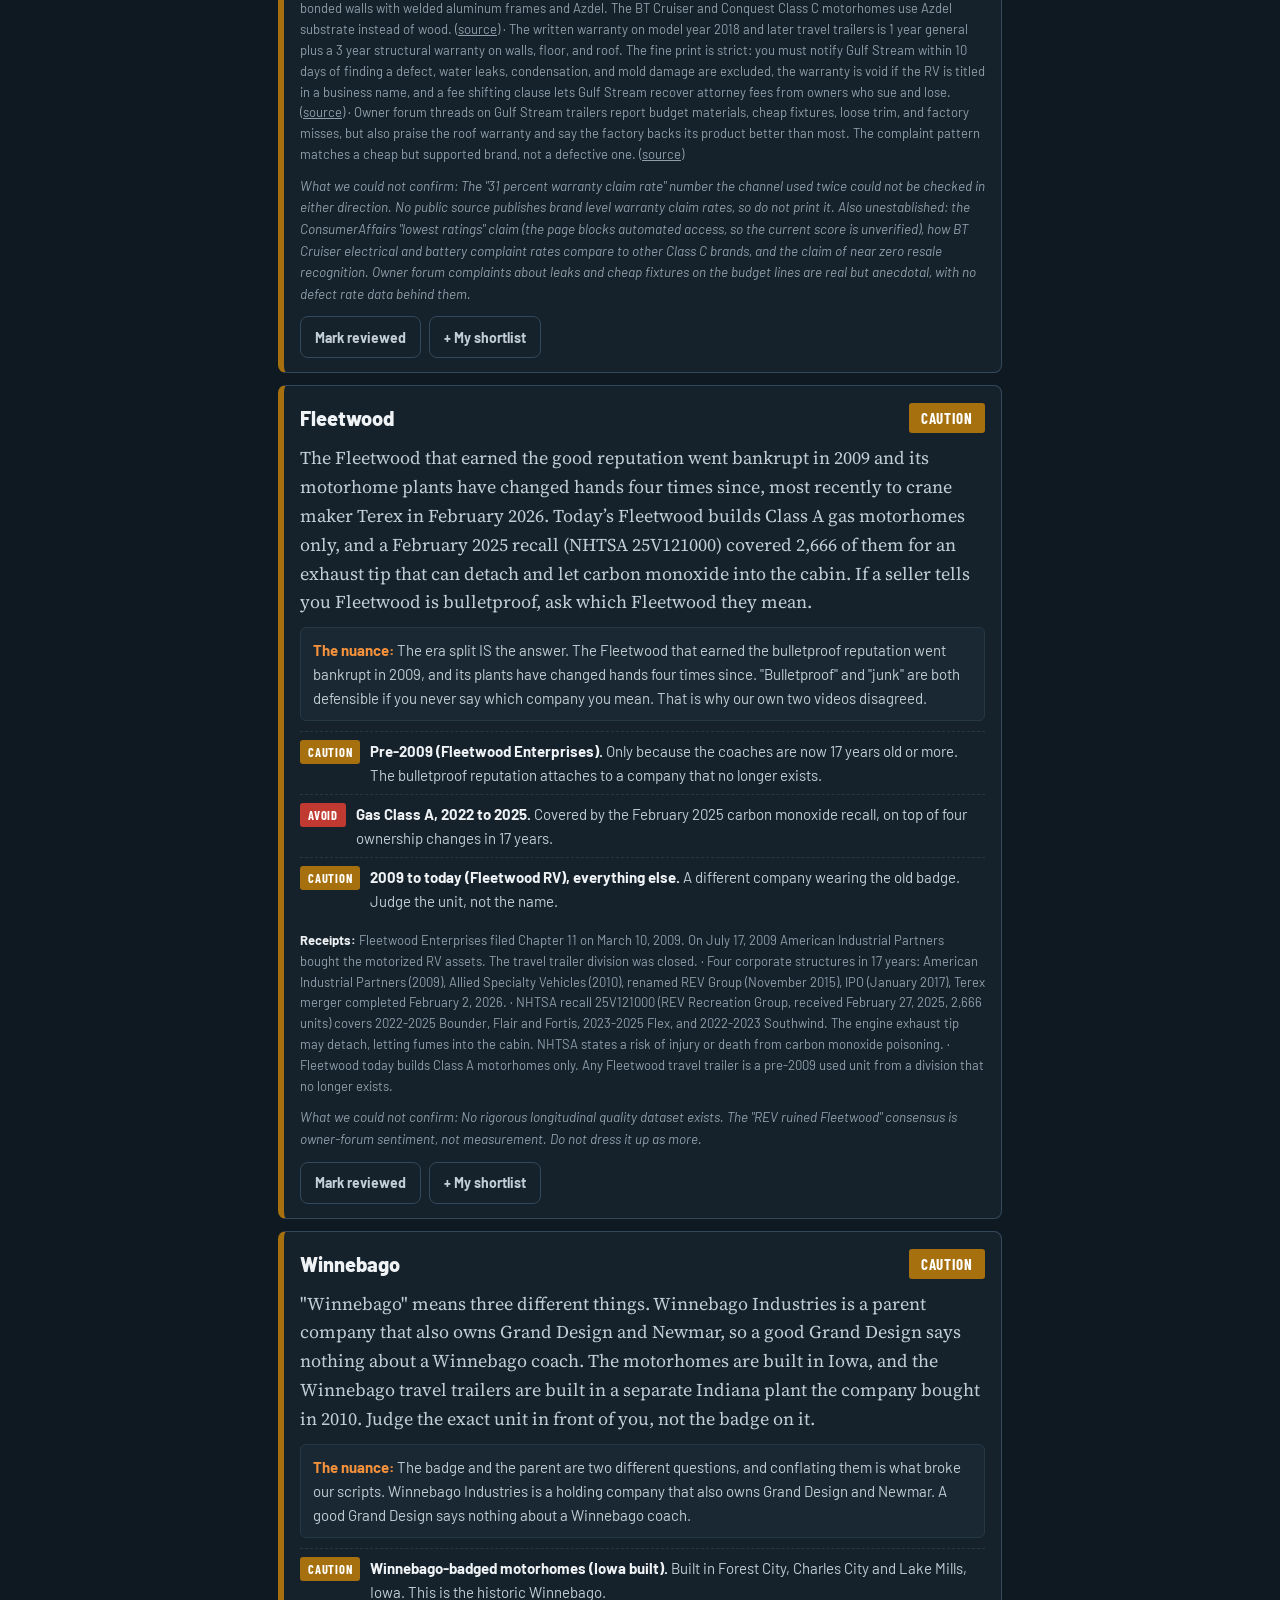
<file: g/eKm3vVz1uEKs/index.html>
<!doctype html>
<html lang="en"><head>
<meta charset="utf-8"><meta name="viewport" content="width=device-width, initial-scale=1">
<meta name="robots" content="noindex,nofollow">
<title>The RV Buyer's Protection System</title>
<style>
@import url('https://fonts.googleapis.com/css2?family=Barlow+Condensed:wght@600;700&family=Barlow:wght@500;600;700;800&family=Source+Serif+4:ital,opsz,wght@0,8..60,400;0,8..60,600;0,8..60,700;1,8..60,400&display=swap');
:root{--bg:#0F1922;--bg2:#1A2833;--card:#15222C;--navy:#0A121A;--ink:#F0F3F5;--ink2:#C2CDD5;--ink3:#8E9EAA;
--rule:#33485A;--hair:#263844;--real:#1E7A4C;--realtx:#4CC084;--skip:#C03A31;--check:#A5700D;
--mark:#F5913B;--markdp:#D9631E;
--anton:"Barlow Condensed","Arial Narrow",sans-serif;--head:"Barlow",-apple-system,"Segoe UI",Arial,sans-serif;
--body:"Source Serif 4",Georgia,serif;--ui:"Barlow",-apple-system,"Segoe UI",Arial,sans-serif}
*{box-sizing:border-box}
body{margin:0;background:var(--bg);color:var(--ink2);font-family:var(--body);font-size:18px;line-height:1.6}
.wrap{max-width:760px;margin:0 auto;padding:0 18px 90px}
h1,h2,h3{font-family:var(--head);color:var(--ink);font-weight:800;line-height:1.1;letter-spacing:-.01em}
h1{font-size:32px;margin:10px 0 8px}h2{font-size:24px;margin:34px 0 10px}h3{font-size:19px;margin:20px 0 6px}
b,strong{color:var(--ink)}
a{color:var(--mark)}
.topbar{position:sticky;top:0;z-index:40;background:var(--navy);border-bottom:4px solid var(--markdp);
padding:10px 16px;display:flex;align-items:center;justify-content:space-between;gap:12px;
font-family:var(--ui);font-size:13px;color:var(--ink2)}
.topbar .tt{font-family:var(--anton);font-size:17px;letter-spacing:.05em;text-transform:uppercase;color:var(--ink);white-space:nowrap;overflow:hidden;text-overflow:ellipsis}
.progresswrap{display:flex;align-items:center;gap:8px;flex:none}
.pbar{width:110px;height:8px;background:var(--hair);border-radius:99px;overflow:hidden}
.pbar i{display:block;height:100%;background:var(--mark);border-radius:99px;width:0%;transition:width .3s}
.pnum{font-weight:800;color:var(--mark);font-variant-numeric:tabular-nums;white-space:nowrap}
.tabs{position:sticky;top:44px;z-index:39;display:flex;gap:6px;background:var(--bg);padding:10px 0 8px;overflow-x:auto}
.tab{font-family:var(--ui);font-weight:700;font-size:14.5px;color:var(--ink2);background:var(--card);
border:1px solid var(--rule);border-radius:99px;padding:9px 16px;cursor:pointer;white-space:nowrap;min-height:42px}
.tab.on{background:var(--mark);color:#14212B;border-color:var(--mark)}
.hello{background:var(--card);border:1px solid var(--rule);border-radius:10px;padding:20px;margin:18px 0}
.hello .kick{font-family:var(--anton);font-size:14px;letter-spacing:.12em;text-transform:uppercase;color:var(--mark);margin:0 0 6px}
.segpick{display:grid;grid-template-columns:1fr 1fr;gap:10px;margin:14px 0 4px}
.segbtn{font-family:var(--ui);font-weight:700;font-size:16px;color:var(--ink);background:var(--bg2);
border:2px solid var(--rule);border-radius:8px;padding:16px 12px;cursor:pointer;text-align:center;min-height:56px}
.segbtn:hover,.segbtn.on{border-color:var(--mark);background:rgba(217,99,30,.12)}
.milestone{display:flex;align-items:center;gap:10px;background:rgba(30,122,76,.12);border:1px solid var(--real);
border-radius:8px;padding:10px 14px;margin:14px 0;font-family:var(--ui);font-size:15px;color:var(--ink)}
.milestone .mi{flex:none;width:26px;height:26px;border-radius:50%;background:var(--real);color:#fff;
display:flex;align-items:center;justify-content:center;font-weight:800;font-size:14px}
.controls{display:flex;gap:8px;margin:16px 0 10px;flex-wrap:wrap}
.search{flex:1 1 200px;font-family:var(--ui);font-size:17px;padding:12px 14px;border:2px solid var(--rule);
border-radius:8px;background:var(--card);color:var(--ink);min-height:48px}
.search::placeholder{color:var(--ink3)}
.fchip{font-family:var(--ui);font-weight:700;font-size:14px;padding:10px 14px;border-radius:99px;cursor:pointer;
border:1px solid var(--rule);background:var(--card);color:var(--ink2);min-height:44px}
.fchip.on{color:#fff}
.fchip.on.f-buy{background:var(--real);border-color:var(--real)}
.fchip.on.f-caution{background:var(--check);border-color:var(--check)}
.fchip.on.f-avoid{background:var(--skip);border-color:var(--skip)}
.fchip.on.f-all{background:var(--mark);border-color:var(--mark);color:#14212B}
.brand{background:var(--card);border:1px solid var(--rule);border-left:6px solid var(--rule);border-radius:8px;
padding:16px 16px 14px;margin:12px 0}
.brand.v-buy{border-left-color:var(--real)}
.brand.v-caution{border-left-color:var(--check)}
.brand.v-avoid{border-left-color:var(--skip)}
.bhead{display:flex;align-items:center;gap:10px;flex-wrap:wrap}
.bname{font-family:var(--head);font-weight:800;font-size:20px;color:var(--ink);margin:0;flex:1 1 auto}
.tag{font-family:var(--anton);font-size:15px;font-weight:700;letter-spacing:.06em;text-transform:uppercase;
padding:3px 12px;border-radius:3px;color:#fff}
.tag.buy{background:var(--real)}.tag.caution{background:var(--check)}.tag.avoid{background:var(--skip)}
.bhl{margin:10px 0 0;color:var(--ink2)}
.bnote{background:var(--bg2);border:1px solid var(--hair);border-radius:6px;padding:10px 12px;margin:10px 0 0;
font-family:var(--ui);font-size:15px;color:var(--ink2)}
.bnote b{color:var(--mark)}
.splits{margin:10px 0 0;padding:0;list-style:none}
.splits li{display:flex;gap:10px;align-items:baseline;padding:7px 0;border-top:1px dashed var(--hair);
font-family:var(--ui);font-size:15px}
.splits .tag{font-size:12.5px;padding:2px 8px;flex:none}
.receipts{margin:10px 0 0;font-family:var(--ui);font-size:13px;color:var(--ink3)}
.receipts a{color:var(--ink3)}
.unest{margin:10px 0 0;font-family:var(--ui);font-size:13.5px;color:var(--ink3);font-style:italic}
.bacts{display:flex;gap:8px;margin:12px 0 0;flex-wrap:wrap}
.babtn{font-family:var(--ui);font-weight:700;font-size:14px;padding:9px 14px;border-radius:8px;cursor:pointer;
border:1px solid var(--rule);background:transparent;color:var(--ink2);min-height:42px}
.babtn.done{background:rgba(30,122,76,.15);border-color:var(--real);color:var(--realtx)}
.babtn.listed{background:rgba(217,99,30,.15);border-color:var(--markdp);color:var(--mark)}
.shortlist-box{background:var(--card);border:2px solid var(--markdp);border-radius:10px;padding:18px;margin:16px 0}
.empty{font-family:var(--ui);color:var(--ink3);font-size:15px}
.modsec{background:var(--card);border:1px solid var(--rule);border-radius:10px;padding:18px;margin:14px 0}
.ck{list-style:none;padding:0;margin:10px 0 0}
.ck li{display:flex;gap:12px;align-items:flex-start;padding:10px 0;border-top:1px dashed var(--hair);
font-family:var(--ui);font-size:16px;cursor:pointer}
.ck .box{flex:none;width:26px;height:26px;border:2px solid var(--rule);border-radius:6px;margin-top:1px;
display:flex;align-items:center;justify-content:center;color:transparent;font-weight:800}
.ck li.on .box{background:var(--real);border-color:var(--real);color:#fff}
.ck li.on{color:var(--ink3);text-decoration:line-through}
.ring{display:flex;align-items:center;gap:14px;margin:8px 0 4px;font-family:var(--ui)}
.ring svg{flex:none}
.ring .rl{font-size:15px;color:var(--ink2)}
.walkaway{background:rgba(192,58,49,.12);border:1px solid var(--skip);border-radius:8px;padding:12px 14px;
margin:12px 0;font-family:var(--ui);font-size:15px}
.walkaway b{color:#F07B72}
.srcs{font-family:var(--ui);font-size:12.5px;color:var(--ink3);margin:8px 0 0}
.printbtn{font-family:var(--ui);font-weight:700;font-size:14px;padding:10px 16px;border-radius:8px;
border:1px solid var(--rule);background:var(--card);color:var(--ink2);cursor:pointer;min-height:44px}
.foot{margin:40px 0 0;padding:16px 0;border-top:1px solid var(--hair);font-family:var(--ui);font-size:13px;color:var(--ink3)}
.hide{display:none!important}
@media print{
 body{background:#fff;color:#222;font-size:12.5px}
 .topbar,.tabs,.controls,.bacts,.printbtn,.segpick,.milestone{display:none!important}
 .brand,.modsec,.hello,.shortlist-box{border-color:#bbb;background:#fff;break-inside:avoid}
 h1,h2,h3,b,strong,.bname{color:#111}
 .bhl,.bnote,.splits li{color:#333}
 .hide{display:none!important}
 a{color:#333}
}
@media(max-width:480px){h1{font-size:26px}.segpick{grid-template-columns:1fr}}
</style>
</head><body>
<div class="topbar">
  <span class="tt">The RV Buyer's Protection System</span>
  <span class="progresswrap"><span class="pbar"><i id="pfill"></i></span><span class="pnum" id="pnum"></span></span>
</div>
<div class="wrap">
  <div id="app"></div>
  <div class="foot">The RV Brand Reliability Guide v1.0, updated 2026-07-17. From the RV RYAN channel.
  Every verdict shows its receipt. Spot an error? Email us and we fix it in the open; updates are free.
  This is your personal copy. Please do not share this link.</div>
</div>
<script id="pdata" type="application/json">{"tier":"system","tierName":"The RV Buyer's Protection System","oneSegment":false,"segments":{"travel-trailer":"Travel Trailers","molded-fiberglass":"Molded Fiberglass Trailers","fifth-wheel":"Fifth Wheels","class-a":"Class A Motorhomes","class-b":"Class B Camper Vans","class-c":"Class C Motorhomes","truck-camper":"Truck Campers","tires":"RV Tires","water-heaters":"RV Water Heaters","mixed":"Across The Lot"},"bySegment":{"travel-trailer":["lance","northwood-manufacturing","escape-trailer-industries","outdoors-rv","oliver-travel-trailers","forest-river","thor-industries","casita","airstream","brinkley-rv","northwood-and-arctic-fox"],"molded-fiberglass":["escape-trailer-industries","oliver-travel-trailers","casita","scamp","cortez-campers","bigfoot"],"class-a":["forest-river","gulf-stream","thor-motor-coach","tiffin","entegra-coach","newmar","foretravel","newell-coach"],"class-b":["grech-rv","storyteller-overland","airstream-interstate","pleasure-way","advanced-rv"],"truck-camper":["lance","four-wheel-campers","northstar","alaskan-campers"],"tires":["compass-telurite-austone-chaoyang-aks-yks-no-name-originals","carlisle","castle-rock","westlake","trailer-king-rst","power-king-tow-max-st-rr","goodyear-marathon","goodyear-endurance"],"water-heaters":["fogatti","furrion","girard","precisiontemp","truma"],"mixed":["keystone","jayco","fleetwood","coachmen","heartland","grand-design","dutchmen","thor-hurricane","northwood-arctic-fox","forest-river-rockwood-and-flagstaff","winnebago","rockwood-and-flagstaff","nucamp-rv","nash","arctic-fox","monaco"]},"brands":[{"slug":"heartland","name":"Heartland","verdict":"avoid","headline":"Thor Industries subsidiary specializing in fifth wheels and travel trailers. In October 2025 NHTSA recalled Heartland Bighorn fifth wheels because the Murphy bed mechanism could fail and the bed could fall unexpectedly on whoever was sleeping underneath. Overall rating on multiple review platforms is 3.2 out of 5, with a consistent pattern of electrical failures, HVAC systems that don't work out of the box, and water system defects discovered on the first fill.","note":"","confidence":null,"unestablished":"","splits":[],"proof":[],"citations":[{"source":{"videoId":"OeNs3vD2mI4","title":"8 Brand-New RV Brands HIDING Factory Defects On The Lot (The \"Walk Away\" List)","url":"https://youtu.be/OeNs3vD2mI4"}},{"source":{"videoId":"5B5z4qaSu64","title":"7 RV Brands Flooding Auction Lots Right Now — And The Only 3 Worth Bidding On","url":"https://youtu.be/5B5z4qaSu64"}},{"source":{"videoId":"CVtWg2wgbUA","title":"6 More RV Brands That Were Trusted In 2018 — And Are Now Unrecognizable","url":"https://youtu.be/CVtWg2wgbUA"}}],"segments":["mixed"]},{"slug":"thor-industries","name":"Thor Industries","verdict":"avoid","headline":"Named as one of the two corporate empires (with Forest River) that dominate the industry on a volume/speed/throughput model; trailers built under piece-rate pay, where factory workers are incentivized to move fast rather than carefully.","note":"","confidence":null,"unestablished":"","splits":[],"proof":[],"citations":[{"source":{"videoId":"qQPKjAHSE24","title":"The Only 5 Travel Trailer Brands That WON'T Fail You (The \"Safe List\")","url":"https://youtu.be/qQPKjAHSE24"}}],"segments":["travel-trailer"]},{"slug":"compass-telurite-austone-chaoyang-aks-yks-no-name-originals","name":"Compass / Telurite / Austone / Chaoyang / AKS / YKS (no-name originals)","verdict":"avoid","headline":"No-name original equipment tires chosen by the factory to hit a low price, not to protect your trailer. Owners report failures with full tread, low miles, no road hazard, and no warning. Replace them with a proven name brand tire before your first long trip.","note":"No-name original equipment tires chosen by the factory to hit a low price, not to protect your trailer. Owners report failures with full tread, low miles, no road hazard, and no warning. Replace them with a proven name brand tire before your first long trip.","confidence":null,"unestablished":"","splits":[],"proof":[{"fact":"Verified wording, evidence pass 2026-07-17","source":"https://tirereviewsandmore.com/taskmaster-provider-st-radial-reviews/"},{"fact":"Verified wording, evidence pass 2026-07-17","source":"https://www.tire-reviews.com/Tire/Austone"}],"citations":[{"source":{"videoId":"aLOGC4JpZ28","title":"7 RV Tire Brands That Will Blow Out At Highway","url":"https://youtu.be/aLOGC4JpZ28"}}],"segments":["tires"]},{"slug":"castle-rock","name":"Castle Rock","verdict":"avoid","headline":"Budget special-trailer tire chosen to hit a low spec-sheet number. One owner had a catastrophic failure inside 2,000 miles on a brand new toy hauler; pulling the other three tires showed the internal cords already coming apart inside the casing while the rig sat in the driveway.","note":"","confidence":null,"unestablished":"","splits":[],"proof":[],"citations":[{"source":{"videoId":"aLOGC4JpZ28","title":"7 RV Tire Brands That Will Blow Out At Highway","url":"https://youtu.be/aLOGC4JpZ28"}}],"segments":["tires"]},{"slug":"westlake","name":"Westlake","verdict":"avoid","headline":"One owner logged three separate blowouts on the same rig, every one of them a Westlake. Other owners tow on them for years without trouble, so the failure pattern is a coin flip. The safe call is to replace them instead of betting on which side of the average you land on.","note":"","confidence":null,"unestablished":"","splits":[],"proof":[{"fact":"Verified wording, evidence pass 2026-07-17","source":"https://www.rvtravel.com/why-did-my-travel-trailer-have-3-tire-blowouts-in-18-months-rvt-1130/"}],"citations":[{"source":{"videoId":"aLOGC4JpZ28","title":"7 RV Tire Brands That Will Blow Out At Highway","url":"https://youtu.be/aLOGC4JpZ28"}}],"segments":["tires"]},{"slug":"trailer-king-rst","name":"Trailer King RST","verdict":"avoid","headline":"Owners report blowouts doing thousands of dollars in damage. Documented repair bills run from about $5,300 to $7,000, and one owner said insurance covered a $7,000 repair.","note":"","confidence":null,"unestablished":"","splits":[],"proof":[{"fact":"Verified wording, evidence pass 2026-07-17","source":"https://www.tires-easy.com/blog/trailer-king-rst-real-world-insights/"}],"citations":[{"source":{"videoId":"aLOGC4JpZ28","title":"7 RV Tire Brands That Will Blow Out At Highway","url":"https://youtu.be/aLOGC4JpZ28"}}],"segments":["tires"]},{"slug":"power-king-tow-max-st-rr","name":"Power King Tow Max ST RR","verdict":"avoid","headline":"Federal recall in late 2014 of roughly 17,369 tires in one size for incorrect load capacity and inflation pressure stampings on the sidewall; manufactured at a plant in Shandong, China; a certified class action lawsuit followed for owners in Florida and Colorado over tread separation.","note":"","confidence":null,"unestablished":"","splits":[],"proof":[],"citations":[{"source":{"videoId":"aLOGC4JpZ28","title":"7 RV Tire Brands That Will Blow Out At Highway","url":"https://youtu.be/aLOGC4JpZ28"}}],"segments":["tires"]},{"slug":"goodyear-marathon","name":"Goodyear Marathon","verdict":"avoid","headline":"tread separation problems led to lawsuits and a class action investigation","note":"","confidence":null,"unestablished":"","splits":[],"proof":[{"fact":"Verified wording, evidence pass 2026-07-17","source":"https://www.classaction.org/goodyear-marathon-tire-blowout-lawsuit"}],"citations":[{"source":{"videoId":"aLOGC4JpZ28","title":"7 RV Tire Brands That Will Blow Out At Highway","url":"https://youtu.be/aLOGC4JpZ28"}}],"segments":["tires"]},{"slug":"dutchmen","name":"Dutchmen","verdict":"avoid","headline":"Thor Industries subsidiary now absorbing private-label production volume shifted over from Heartland during an industry contraction. Owners report insufficient clearance between trailer floors and wheel wells, which can hurt handling at highway speeds. Some fifth wheel models shipped with the wrong hitch system installed ,  an 18,000lb-rated hitch on a unit that needs a 21,000lb one. Budget-oriented models draw consistent complaints about build quality, water leaks, and slow-to-nonexistent warranty support.","note":"","confidence":null,"unestablished":"","splits":[],"proof":[],"citations":[{"source":{"videoId":"5B5z4qaSu64","title":"7 RV Brands Flooding Auction Lots Right Now — And The Only 3 Worth Bidding On","url":"https://youtu.be/5B5z4qaSu64"}}],"segments":["mixed"]},{"slug":"thor-hurricane","name":"Thor Hurricane","verdict":"avoid","headline":"In late 2025 Thor recalled several 2025 and 2026 models, including the Four Winds, Chateau, Quantum, and others, because a missing clamp could let the propane generator hose touch the hot generator exhaust. Heat could damage the hose, leak gas, and start a fire. Thor's own advisory told owners not to use the generator until the recall repair was done.","note":"","confidence":null,"unestablished":"","splits":[],"proof":[{"fact":"Verified wording, evidence pass 2026-07-17","source":"https://www.lumafield.com/recalls/thor-motor-coach---liquid-propane-hose-may-contact-generator-exhaust"}],"citations":[{"source":{"videoId":"5B5z4qaSu64","title":"7 RV Brands Flooding Auction Lots Right Now — And The Only 3 Worth Bidding On","url":"https://youtu.be/5B5z4qaSu64"}}],"segments":["mixed"]},{"slug":"forest-river-rockwood-and-flagstaff","name":"Forest River, Rockwood, and Flagstaff","verdict":"avoid","headline":"In 2015 the Rockwood and Flagstaff lines ran real-wood cabinetry with cam locks and correctly gauged wiring, with every unit water-tested at the Goshen, Indiana plant. After Forest River doubled the production schedule between 2019-2022, cabinetry shifted to printed melamine over particle board with staples, the roof membrane spec thinned, and forums that used to post 10,000-mile clean reports are now posting delamination photos at 6 months and slide-out failures inside the warranty period. A 2015 Rockwood Signature Ultra Lite resells at roughly 78% of original sticker versus about 52% for a 2023 unit of the same trim.","note":"","confidence":null,"unestablished":"","splits":[],"proof":[],"citations":[{"source":{"videoId":"4y3oZUhKtBg","title":"5 RV Brands That Were Bulletproof in 2015—Now Falling Apart After One Trip","url":"https://youtu.be/4y3oZUhKtBg"}}],"segments":["mixed"]},{"slug":"monaco","name":"Monaco","verdict":"avoid","headline":"Monaco Coach Corporation (founded 1968) went bankrupt in 2009, was bought by Navistar, then absorbed by REV Group. Present-era Monaco units share platforms, parts bins, and production lines with budget-tier brands in the same corporate family. Owner forums for post-2018 units report undersized HVAC for the coach footprint, cabinet faces separating from frames within the first year, slide-out mechanisms grinding and binding, and gelcoat with orange-peel inconsistency.","note":"","confidence":null,"unestablished":"","splits":[],"proof":[],"citations":[{"source":{"videoId":"3sMLu8Cnc8U","title":"5 RV Brands That Were Bulletproof In 2015 — And Are Now COMPLETE Junk (The Collapse List)","url":"https://youtu.be/3sMLu8Cnc8U"}}],"segments":["mixed"]},{"slug":"jayco","name":"Jayco","verdict":"caution","headline":"Jayco is a middle of the road pick: not the disaster some videos claim, but not a safe bet either. Its 2 year limited warranty plus 3 year structural warranty is real and beats the 1 year most brands offer, though owners say getting a dealer to actually do the work can drag on for weeks or months. If you are shopping used, be extra careful with 2020 to 2022 build years (the whole Elkhart RV industry cut corners during the COVID rush), and check every window, seam, and corner for water damage, because leaks and delamination are the most common problems owners report.","note":"The real quality dip is 2020 to 2022, and it is industry-wide Elkhart, not Jayco-specific and not Thor-specific. The whole industry cut corners during the COVID rush. Buy outside that window with more confidence. That single fact explains most of why our own videos disagreed about this brand.","confidence":"medium","unestablished":"The Thor 2016 effect is unproven in EITHER direction. No before/after recall or complaint-rate data exists. \"Thor ruined Jayco\" is a real owner belief with no data behind it, so do not print it. Also could not establish: total Jayco recall count or defect rate relative to peers (no baseline exists), and the current 2025-26 sidewall substrate for Eagle/Pinnacle (Jayco stopped publishing it).","splits":[{"scope":"Jay Feather family (Feather, Air, SL, Air SL)","verdict":"buy","why":"The only line with the genuine Azdel spec upgrade, starting model year 2023. Offset by real laminated-floor delamination complaints, so inspect the floor."},{"scope":"Jay Flight and Jay Flight SLX","verdict":"caution","why":"Entry build, decontented against the standard Jay Flight. Carries the Jayco-caused carbon monoxide recall 25V-528."},{"scope":"Eagle, Pinnacle and North Point","verdict":"caution","why":"The heaviest structural chatter online, but the widely repeated 13,100 unit frame recall does not exist. Treat the online fear as overstated."},{"scope":"Seismic and Octane (toy haulers)","verdict":"avoid","why":"The most mechanically coherent failure cluster in the brand: Lippert leveling and jacks underspecified for the weight they carry."},{"scope":"Redhawk, Alante and Greyhawk (motorized)","verdict":"caution","why":"Most complaints trace to the Ford or Ram chassis, not to Jayco build quality. Do not blame Jayco for those."}],"proof":[{"fact":"NHTSA 25V-528 (filed August 14, 2025, 173 units, 2024-25 Jay Flight SLX): the furnace exhaust vent was missing from the exterior wall, a carbon monoxide poisoning risk. This one is a Jayco-caused assembly error."},{"fact":"NHTSA 22V-571 (August 19, 2022, 11,532 units, 2022-23 Eagle, Eagle HT, Jay Flight, SLX, North Point, Pinnacle, Seismic): awning fabric weld separation. This one is supplier-caused (Lippert 22E-055), not Jayco engineering, and should not be counted against Jayco build quality."},{"fact":"NHTSA 25V-072 (February 7, 2025, 1,106 units, 2021-25 Jayco Terrain and Entegra Launch): the gray tank bracket can rub the fuel tank, a fire risk. Jayco’s own filing calls it an engineering design error."},{"fact":"NHTSA 24V-762 (October 14, 2024, 2,066 units): the tire label listed load range C instead of E. A Jayco-caused data error."},{"fact":"The warranty is confirmed current: 2 year limited plus 3 year structural, longer than the 1 year industry norm. This is a real and checkable differentiator."},{"fact":"Jayco moved TO Azdel composite, and only on the Jay Feather family, starting model year 2023. The 2022 Jay Feather lists Stronghold VBL laminated walls with no Azdel; the 2023 Jay Feather lists Azdel laminated interior and exterior walls. Azdel’s own OEM list names only the Jay Feather series, and the 2026 Eagle fifth wheel still lists Stronghold VBL walls only, with no Azdel."},{"fact":"Dominant real owner themes, in consensus order: water intrusion (widest by far), delamination, QC lottery (same model, wildly different units), and dealer warranty delays of weeks to months. Blame on the delays skews dealer-side, not Jayco refusing claims."}],"citations":[{"source":{"videoId":"tzW-wF5EWbk","title":"5 Repossessed RV Brands FLOODING Dealer Lots Right Now (The \"Fire Sale\" List)","url":"https://youtu.be/tzW-wF5EWbk"}},{"source":{"videoId":"OeNs3vD2mI4","title":"8 Brand-New RV Brands HIDING Factory Defects On The Lot (The \"Walk Away\" List)","url":"https://youtu.be/OeNs3vD2mI4"}},{"source":{"videoId":"5B5z4qaSu64","title":"7 RV Brands Flooding Auction Lots Right Now — And The Only 3 Worth Bidding On","url":"https://youtu.be/5B5z4qaSu64"}}],"segments":["mixed"]},{"slug":"keystone","name":"Keystone","verdict":"caution","headline":"Keystone is a caution, not the flat avoid our videos mostly called it. The scary stories are real: federal regulators made Keystone bolt reinforcement plates onto buckling 2019 to 2021 Outback frames, and since early 2025 the company has recalled new units for miswired electrical boxes, backwards generator fuel lines, and loose suspension bolts. That points to sloppy factory work on new units, not a dead brand. If you shop Keystone, stay with the Montana or Cougar lines, skip the cheap Springdale and Hideout, run the VIN through the NHTSA recall lookup, and pay for an independent inspection before you sign.","note":"The channel said avoid 10 times and caution once, yet almost every hard fact it cited checks out. The verdict still lands at caution because Keystone is the biggest name in towables, so it throws off more raw complaint noise than small brands, every recall fix was free, and quality splits hard by product line. The one caution video (Montana as slow erosion, inspect your way out of it) was the closest to right. The real pattern buyers should care about: three factory assembly error recalls in about 14 months (miswired electrics March 2025, backwards fuel lines Nov 2025, loose shock bolts May 2026). That is a factory discipline problem on brand new units, which is why the fix is a recall check plus independent inspection, not walking away from the brand entirely.","confidence":"medium","unestablished":"Could not verify: that Keystone generates the most complaints of any Thor Industries subsidiary (no per-brand complaint data exists), the claim that the Cougar racks up NHTSA complaints at 10 times Escape's per-unit rate (no source found), the 3.1 out of 5 RV Insider score (the page would not load), the 2025 Montana roof separation anecdote, the piece-rate pay claim as Keystone specific (it is an industry-wide Elkhart practice), that Keystone was Thor's number one selling brand in 2023, and the 2 to 3 year water damage timeline as specific to Springdale and Hideout (review sites confirm water damage as the top complaint but do not isolate those lines). Also note: the miswired 7-way cord recall was reported as 873 units in March 2025 trade press but NHTSA's record lists 383.","splits":[{"scope":"Montana, Montana High Country, Alpine (flagship fifth wheels)","verdict":"caution","why":"The best build in the brand with a large loyal owner club, but 2025 to 2026 Alpine and 2026 Montana units sit in the shock bolt recall 26V313000, and the 2021 High Country had a fire risk wiring recall that owners on the Montana forum say was a known water-trapping design flaw for years before Keystone fixed it. Verify recall work, then inspect."},{"scope":"Cougar (mid-tier)","verdict":"caution","why":"The heaviest complaint chatter in the brand and 2024 units are in the 2026 shock bolt recall. Delamination and water intrusion are the top owner complaints. Buy only with a clean recall check and an independent inspection."},{"scope":"Entry lines: Springdale, Hideout, Passport, Colorado, Sunset Trail, Kodiak","verdict":"avoid","why":"The thinnest build in the lineup, and the 2025 miswired 7-way cord and 12-volt box recall (fire risk, NHTSA 25V151000) landed on Colorado, Kodiak, and Sunset Trail. Owner review themes (leaks, staple-grade cabinetry, warranty fights) cluster at this price tier."},{"scope":"Used 2019 to 2021 Outback 335CG and 340BH","verdict":"avoid","why":"These carry the frame rail buckling recall 20V715000. The official fix was bolting reinforcement plates to the existing frame, not replacing it. Do not buy one without proof the recall work was done, and even then have the frame inspected."},{"scope":"Voltage toy haulers 2024 to 2026","verdict":"caution","why":"Two fresh recalls: generator fuel lines installed backwards (25V771000, fire risk) and ramp doors that can break away while loading (26V026000). Both fixes are free, so confirm both were done before purchase."}],"proof":[{"fact":"NHTSA campaign 20V715000 (filed November 18, 2020, 1,296 units, 2019 to 2021 Outback 335CG and 340BH): a section of the frame rail may have inadequate support where the drawbar attaches, allowing the frame rail to buckle. The official remedy was dealers adding reinforcement plates to the existing frame, free of charge.","source":"https://api.nhtsa.gov/recalls/campaignNumber?campaignNumber=20V715000"},{"fact":"NHTSA campaign 26V313000 (filed May 18, 2026, 926 units per the NHTSA record, 773 in first press reports; 2024 Cougar, 2025 to 2026 Alpine, 2026 Montana and Walkabout): shock bolts may have been incorrectly tightened, which can reduce stability and raise crash risk. Owner letters mailed June 1, 2026.","source":"https://api.nhtsa.gov/recalls/campaignNumber?campaignNumber=26V313000"},{"fact":"NHTSA campaign 25V771000 (filed November 10, 2025, 2024 to 2026 Keystone Voltage): generator fuel lines were installed incorrectly, feeding fuel into the wrong side of the carburetor, a fire risk. Same vehicle record also shows 26V026000 (January 2026), ramp doors that can break away from the frame while loading.","source":"https://api.nhtsa.gov/recalls/recallsByVehicle?make=KEYSTONE&model=VOLTAGE&modelYear=2025"},{"fact":"NHTSA campaign 15V317000 (filed May 27, 2015, across Cougar, Montana, Outback, and other 2015 lines): screws attaching the slide room to its cable mechanism could fail, allowing the room to extend while the trailer is moving. So the slide-out-opens-while-towing recall is real but dates to 2015, not recent.","source":"https://api.nhtsa.gov/recalls/recallsByVehicle?make=KEYSTONE&model=COUGAR&modelYear=2015"},{"fact":"NHTSA campaign 25V151000 (filed March 2025; 2025 Kodiak, Colorado 260RBC/270BHC/280BHC, Sunset Trail): the 7-way cord and 12-volt distribution box were wired incorrectly, leaving wiring without surge protection, a fire risk. NHTSA's record lists 383 units; March 2025 trade press reported 873.","source":"https://api.nhtsa.gov/recalls/campaignNumber?campaignNumber=25V151000"},{"fact":"Keystone RV Company holds a BBB A+ rating and has been BBB accredited since November 13, 2003, while the same profile page carries a stream of negative owner reviews about leaks, workmanship, and denied warranty claims. The A+ grades complaint handling paperwork, not product quality.","source":"https://www.bbb.org/us/in/goshen/profile/wholesale-campers/keystone-r-v-company-0352-23000532"},{"fact":"Keystone scores 1.7 out of 5 stars from 454 registered reviews on Pissed Consumer, with water damage and delamination, poor workmanship, denied warranty claims, and unresponsive customer service as the top themes. Only 33 percent of reviewers would recommend the brand.","source":"https://keystone-rv.pissedconsumer.com/review.html"},{"fact":"Thor Industries' own corporate history confirms it acquired Keystone RV in 2001, so ownership has been stable for 25 years. Any story framing Keystone's problems as a recent ownership change is wrong; the brand has been under Thor since 2001.","source":"https://www.thorindustries.com/history"},{"fact":"Montana Owners Club forum thread on the 2021 Montana High Country wiring recall (moisture collecting in 120V slide circuit connectors, fire risk): veteran owners state the water-trapping connector boxes had been a known problem for many years before Keystone recalled one version of it, supporting the slow-erosion read on the flagship line.","source":"https://www.montanaowners.com/threads/keystone-montana-safety-recall.995295/"}],"citations":[{"source":{"videoId":"tzW-wF5EWbk","title":"5 Repossessed RV Brands FLOODING Dealer Lots Right Now (The \"Fire Sale\" List)","url":"https://youtu.be/tzW-wF5EWbk"}},{"source":{"videoId":"OeNs3vD2mI4","title":"8 Brand-New RV Brands HIDING Factory Defects On The Lot (The \"Walk Away\" List)","url":"https://youtu.be/OeNs3vD2mI4"}},{"source":{"videoId":"5B5z4qaSu64","title":"7 RV Brands Flooding Auction Lots Right Now — And The Only 3 Worth Bidding On","url":"https://youtu.be/5B5z4qaSu64"}}],"segments":["mixed"]},{"slug":"forest-river","name":"Forest River","verdict":"caution","headline":"Forest River is a caution, not a flat avoid. The Wall Street Journal reported in June 2025 that Forest River issued more recalls than any US automaker or RV maker from 2015 to 2024, about 50 a year, most from simple assembly mistakes like a wrong fuse or a misaligned furnace vent, and it paid a 5 million dollar federal fine in 2015 for failing to report defects. The company builds over 100,000 RVs a year across more than 100 plants, so quality is a lottery by plant and by line. Run the VIN through nhtsa.gov before you buy, and walk away from Palomino Puma fifth wheels until the wiring fire lawsuit is settled.","note":"The avoid verdicts leaned on a real Wall Street Journal investigation, and that part checks out. But the channel padded it with claims that do not survive checking, and it treated a company with dozens of brands and 100 plus plants as one product. Every verified defect here has a documented recall fix, and our own guide already rates Forest River's Coachmen and Rockwood lines as caution, so a flat avoid on the parent would contradict our own entries. The honest call is caution overall, with a hard avoid only on the Puma fifth wheels at the center of the wiring fire class action. Court filings there show inspectors found wiring violations in 51 of 86 sampled models, about 60 percent, even after a 41,000 unit recall.","confidence":"medium","unestablished":"The 240 BBB complaints for Forest River versus 38 for Winnebago. Those numbers appear only in the paywalled WSJ piece and we could not open it, so we do not print them. The claim that Forest River recalled over 200,000 units in one recent year. The Rockwood and Flagstaff quality decline story, including the switch to melamine cabinets, the doubled production schedule from 2019 to 2022, and factory water testing at Goshen. The outcome of the Nelson wiring class action, which had a certification ruling pending and a trial scheduled for September 2025. Per-unit defect rates versus other brands, which no public data can support.","splits":[{"scope":"Palomino Puma fifth wheels, 2002 to 2022","verdict":"avoid","why":"The center of the Nelson wiring fire class action, which covers 2002 to 2022 models. In 2024 Forest River recalled about 41,000 Puma and Cedar Creek fifth wheels for the same 7-way wiring defect, but that recall covers 2006 to 2024 Pumas, not the full class action window. And in court filings the plaintiffs' lawyers inspected about 400 units across 86 models and found 51 of 86 sampled models, about 60 percent, wired in violation. So the recall may not cover the trailer in front of you."},{"scope":"Cedar Creek fifth wheels, 2004 to 2024","verdict":"caution","why":"Pulled into the same 2024 wiring fire recall as the Puma, about 41,000 units total. The fix is free rewiring by the dealer. Demand proof the recall work was done before you buy."},{"scope":"Riverstone fifth wheels, 2018 to 2026","verdict":"caution","why":"NHTSA recall 25V550000 covers all 2,379 units for steel brake lines that can fail and leak fluid. There is a free fix. Demand proof the recall work was done before you buy."},{"scope":"Salem, Wildwood and Ozark travel trailers, 2021 to 2022","verdict":"caution","why":"NHTSA recall 22V729000 covers 5,168 units whose fresh water tank can dislodge and fall to the road. The fix is added straps. Verify it was done."},{"scope":"Rockwood and Flagstaff","verdict":"caution","why":"Same trailer sold under two badges. See the Rockwood and Flagstaff entry. Judge them exactly as Forest River."},{"scope":"Coachmen","verdict":"caution","why":"Recalls are filed under Forest River's name and Coachmen models get pulled in the same notices. See the Coachmen entry."},{"scope":"All other Forest River lines","verdict":"caution","why":"Forest River recalls in narrow build windows, often under 100 units at a time, so the brand name tells you little. Check the specific VIN at nhtsa.gov and inspect hard before buying."}],"proof":[{"fact":"The Wall Street Journal reported in June 2025 that from 2015 to 2024 Forest River issued more recalls than any US automaker or RV manufacturer, averaging about 50 recalls a year, many from human assembly error: microwaves punctured by wrong-length screws, misaligned furnace flues found a month after the inspector quit, and a 2023 recall of 50 towables for a wrong fuse installed during a parts shortage. The same article notes Forest River paid a 5 million dollar federal fine in 2015 for failing to properly report defects, and sells more than 100,000 RVs a year.","source":"http://web.archive.org/web/20250920051326/https://www.rvtravel.com/wall-street-journal-alleges-quality-flaws-forest-river-rvs-1215b/"},{"fact":"NHTSA recall 24V395 (June 2024, 41,353 units) covers 2006 to 2024 Palomino Puma and 2004 to 2024 Cedar Creek fifth wheels for incorrectly routed overcurrent protection on the 7-way connector wiring, a fire risk. Owner letters went out July 14, 2024 and the remedy is free rewiring by dealers.","source":"https://www.rvtravel.com/forest-river-recalls-more-than-41000-rvs-bad-wiring-fire-risk/"},{"fact":"Court filings in Nelson v. Forest River (4:22-cv-00049, D. Mont.) show plaintiffs' counsel inspected about 400 units across 86 Forest River fifth wheel models and found 51 of 86 models, about 60 percent, wired in violation of overcurrent protection standards.","source":"https://www.govinfo.gov/app/details/USCOURTS-mtd-4_22-cv-00049"},{"fact":"NHTSA recall 23V660000 (received September 29, 2023, 50 units) covers 2024 Shasta Phoenix and Coachmen Brookstone, Chaparral and Chaparral Lite fifth wheels for an incorrect fuse in the power distribution center, a fire risk. This is the wrong-fuse story our videos cited, confirmed at the source.","source":"https://api.nhtsa.gov/recalls/campaignNumber?campaignNumber=23V660000"},{"fact":"NHTSA recall 25V550000 (received August 26, 2025, 2,379 units) covers 2018 to 2026 Riverstone fifth wheels. Steel hydraulic brake lines may fail and leak fluid, causing loss of brakes. Owner letters went out September 19, 2025 and dealers replace the lines free.","source":"https://api.nhtsa.gov/recalls/campaignNumber?campaignNumber=25V550000"},{"fact":"NHTSA recall 22V729000 (received September 30, 2022, 5,168 units) covers 2021 to 2022 Salem, Wildwood and Ozark travel trailers. The fresh water tank may dislodge and fall to the ground when full. Dealers install retention straps free.","source":"https://api.nhtsa.gov/recalls/campaignNumber?campaignNumber=22V729000"},{"fact":"A class action filed May 23, 2022 in Montana federal court (plaintiff Jay Nelson, whose 2019 Puma caught fire in May 2020) alleges 2002 to 2022 Forest River fifth wheels lack overcurrent protection on the wiring between the seven-way junction box and the battery, a fire risk that violates National Fire Protection Association standards.","source":"https://www.classaction.org/news/forest-river-hit-with-class-action-over-alleged-rv-wiring-system-problems"},{"fact":"On March 23, 2023 a federal judge ruled the Nelson wiring class action could proceed. The suit primarily covers Palomino Puma fifth wheels from 2002 to 2022, and investigations suggest Salem, Rockwood, Flagstaff and Wildwood may also be affected.","source":"https://mttrials.com/blog/fire-risk-in-major-rv-brand-class-action-suit/"},{"fact":"Forest River was founded in 1996 by Peter Liegl and bought by Berkshire Hathaway in 2005 for 800 million dollars. It is headquartered in Elkhart, Indiana and runs more than 100 manufacturing plants with about 11,000 employees across dozens of RV, bus, trailer and pontoon brands.","source":"https://en.wikipedia.org/wiki/Forest_River_(company)"}],"citations":[{"source":{"videoId":"tzW-wF5EWbk","title":"5 Repossessed RV Brands FLOODING Dealer Lots Right Now (The \"Fire Sale\" List)","url":"https://youtu.be/tzW-wF5EWbk"}},{"source":{"videoId":"qQPKjAHSE24","title":"The Only 5 Travel Trailer Brands That WON'T Fail You (The \"Safe List\")","url":"https://youtu.be/qQPKjAHSE24"}},{"source":{"videoId":"vyyL9Q4V29s","title":"Only 5 Class A Motorhome Brands That Still Last","url":"https://youtu.be/vyyL9Q4V29s"}}],"segments":["travel-trailer","class-a"]},{"slug":"grand-design","name":"Grand Design","verdict":"caution","headline":"Grand Design is a caution buy, and the year matters more than the badge. Federal safety regulators opened investigation PE24029 in October 2024 into frame flex on 55,887 Solitude and Momentum fifth wheels from 2017 through 2023, with reports of cargo doors popping open while towing. If you are shopping used, the 2020 and newer units carry a 5 year transferable frame warranty and the 2017 to 2019 units do not, which makes those older years the ones to walk away from.","note":"The year matters more than the badge. Federal investigation PE24029 covers 2017 through 2023 Solitude and Momentum fifth wheels. Grand Design's own 5 year transferable frame warranty only reaches back to 2020, so the 2017 to 2019 units sit inside the investigation with no frame coverage. That gap is the whole buying decision.","confidence":"medium","unestablished":"Current disposition of PE24029 after Feb 2025 (upgraded to Engineering Analysis, closed, or still open). Class action outcome or certification status. Independent resale data. Whether the Winnebago acquisition caused a measurable quality change. Imagine-specific failure patterns. Exact starting model year for the Omega frame.","splits":[{"scope":"Solitude and Momentum, 2017 to 2019","verdict":"avoid","why":"Inside the federal investigation population, and excluded from the 5 year frame warranty that only reaches back to 2020. Worst of both."},{"scope":"Solitude and Momentum, 2020 to 2023","verdict":"caution","why":"Inside the investigation population, but covered by the retroactive transferable 5 year frame warranty. Note a 2020 unit's 5 year clock is running out now."},{"scope":"Reflection and Influence, 2020 to 2023","verdict":"caution","why":"Named in the April 2025 class action, but not in the NHTSA probe. Lower documented risk than Solitude and Momentum."},{"scope":"2026 and newer Omega frame units","verdict":"caution","why":"A real engineering response, announced November 2025, but no independent testing exists yet. Too new to call a buy."},{"scope":"Imagine","verdict":"caution","why":"No documented frame flex involvement. It is a travel trailer and the defect is a fifth wheel upper deck issue. We do not extend the warning here."}],"proof":[{"fact":"NHTSA opened Preliminary Evaluation PE24029 on October 9, 2024, covering 55,887 model year 2017 to 2023 Momentum and Solitude fifth wheels. 23 complaints, 22 involving a door opening in transit, 1 injury."},{"fact":"Grand Design officially concedes that a small number of larger Solitude and Momentum fifth wheels may have experienced excessive frame flex. Its TSB 24-001 defines excessive flex as vertical movement greater than 3/8 inch."},{"fact":"Lippert, the frame supplier, told NHTSA that among the multiple trailer manufacturers using its frames, the majority of complaints are for these Grand Design products. Grand Design says the flex is cosmetic and limited to the upper deck; Lippert says effects may extend back to the front axle."},{"fact":"A class action was filed in April 2025 against Grand Design and Winnebago covering Reflection, Influence, Solitude and Momentum sold 2020 to 2023, alleging NDAs and buybacks were used to silence owners."},{"fact":"The redesigned Omega frame was announced November 18, 2025, with a 5 year retroactive transferable frame warranty covering 2020 and later. Model years 2017 to 2019 are excluded."},{"fact":"As of July 2026 no recall has been issued for frame flex. The matter remains a Preliminary Evaluation."}],"citations":[{"source":{"videoId":"OeNs3vD2mI4","title":"8 Brand-New RV Brands HIDING Factory Defects On The Lot (The \"Walk Away\" List)","url":"https://youtu.be/OeNs3vD2mI4"}},{"source":{"videoId":"4y3oZUhKtBg","title":"5 RV Brands That Were Bulletproof in 2015—Now Falling Apart After One Trip","url":"https://youtu.be/4y3oZUhKtBg"}},{"source":{"videoId":"h3G2uMC4aLc","title":"5 RV Brands That Finally Fixed Their WORST Problems (And 3 That Still Haven't)","url":"https://youtu.be/h3G2uMC4aLc"}}],"segments":["mixed"]},{"slug":"coachmen","name":"Coachmen","verdict":"caution","headline":"Coachmen is a Forest River brand, and the safety record shows they are the same operation. Recalls are filed under Forest River’s name, and Coachmen models get recalled in the same notice as Forest River models for the same defect. In one 2024 recall the Coachmen Catalina and the Forest River Aurora were pulled together for the identical problem in what is plainly the same floorplan. So judge Coachmen exactly as you judge Forest River. The Catalina and Apex trailers are entry level and they act like it: buy with your eyes open, and check the weight rating sticker (a 2025 recall covering 1,833 trailers found it was printed wrong) and the removable steps (a 2025 recall covering 4,179 units found the bracket bolts work loose). The Class B vans are the ones to walk away from. The Galleria had a recall for wiring damage that can cost you power steering (572 units), and the Galleria, Beyond and Nova shared a generator fuel leak recall (1,027 units). That is not what you should be buying at that price.","note":"Coachmen is not a distinct build-quality entity. It is Forest River. Whatever we say about Forest River we must say about Coachmen, or an expert reader will catch the inconsistency.","confidence":"medium","unestablished":"Per-unit defect rates are unknowable from public data. Coachmen has 44 campaigns to Airstream’s 24, but Coachmen builds far more units across a far wider range, and production volumes by line are not public. The raw campaign count is NOT a fair comparison and must never be presented as one. Also could not establish that Coachmen plants run different QC than Forest River plants.","splits":[{"scope":"Catalina and Apex (towables)","verdict":"caution","why":"Entry-level price, entry-level build, and it behaves exactly like that. Check the GVWR placard and the clip-on steps."},{"scope":"Freelander, Leprechaun and Prism (Class C)","verdict":"caution","why":"Avoid model year 2019 specifically, for the rear differential U-bolt recall."},{"scope":"Galleria, Beyond and Nova (Class B)","verdict":"avoid","why":"The density and severity of the record at a 150,000 dollar plus price point. Power steering loss and generator fuel leak recalls."}],"proof":[{"fact":"Coachmen is not a distinct build entity. All 44 campaigns are filed under \"Forest River, Inc.\" The clincher: recall 24V280000 (April 19, 2024) recalls the Coachmen Catalina BCAT154RDX and the Forest River Aurora BART15RDX for the same cooktop isolation panel defect. Same floorplan, same defect, two badges."},{"fact":"Class B, why it earns avoid: 24V005000 (January 8, 2024, 572 units, 2020-2024 Galleria) battery boost wiring damage causes a short circuit and loss of power steering. 23V286000 (April 21, 2023, 1,027 units, Galleria, Beyond and Nova) Cummins Onan generator fuel leak, fire risk. 24V040000 (January 25, 2024, 2,519 units) awning extends unintentionally during transit."},{"fact":"Class C, the 2019 flag: 18V357000 (June 1, 2018, 471 units, 2019 Leprechaun and Freelander plus Forest River Forester and Sunseeker) U-bolts securing the rear differential, loose rear axle, loss of control. The most severe Class C defect in the record."},{"fact":"Towables, what to actually check: 25V111000 (February 21, 2025, 1,833 units, 2017-2025 Catalina) the GVWR on the federal placard is wrong and owners may unknowingly overload. 25V245000 (April 14, 2025, 4,179 units, 2024-2025 Catalina plus a dozen Forest River brands) clip-on step bracket bolts loosen, steps detach."},{"fact":"Forum evidence on build quality is real but genuinely mixed: documented reports of 86 assembly defects over two years and cabinet hinges pulling out of walls, alongside satisfied multi-year owners."}],"citations":[{"source":{"videoId":"OeNs3vD2mI4","title":"8 Brand-New RV Brands HIDING Factory Defects On The Lot (The \"Walk Away\" List)","url":"https://youtu.be/OeNs3vD2mI4"}},{"source":{"videoId":"5B5z4qaSu64","title":"7 RV Brands Flooding Auction Lots Right Now — And The Only 3 Worth Bidding On","url":"https://youtu.be/5B5z4qaSu64"}},{"source":{"videoId":"iMrSSlvJkno","title":"5 RV Brands That Break Down In 2 Years And 3 That Actually Last","url":"https://youtu.be/iMrSSlvJkno"}}],"segments":["mixed"]},{"slug":"thor-motor-coach","name":"Thor Motor Coach","verdict":"caution","headline":"Thor Motor Coach is a caution, not a hard avoid. It is the biggest motorhome builder in America, and the low price shows: owners score it 3.4 out of 5 overall, with build quality at 2.9 and warranty service at 2.6. If you shop one, run the VIN through NHTSA's free recall lookup first, because 2023 to 2026 units carry real fire and slide-out recalls that the dealer must fix for free before you take delivery.","note":"The channel flip-flopped because the truth splits by product line. The recall pile and the worst owner scores sit on the entry gas Class A and entry Class C lines, while the diesel Palazzo tier rates noticeably better. The warranty story is also two-sided: on paper Thor's 1 year limited plus 6 year lamination plus 12 year structural coverage (model year 2021 and newer) beats the industry, but owners rate the actual warranty experience 2.6 out of 5, the brand's worst score. So both a soft caution and a hard avoid were defensible depending on which line and which year the video was looking at.","confidence":"medium","unestablished":"Could not verify: the claimed 31 percent warranty claim rate (no public claim-rate data exists for any RV maker), the claim that higher-end units use structural bolts and marine-grade wiring (no spec sheet or teardown confirms it), the story of salvaged parts found in brand-new builds (single anecdote, no record), any recall for undersized propane heat shields (nothing in NHTSA), and the 2026 Vegas owner who never got the unit running (unverifiable anecdote). None of these should be printed as fact.","splits":[{"scope":"Entry gas Class A (Hurricane, Windsport, Axis, Vegas)","verdict":"avoid","why":"This is where the rough ride, electrical, and battery complaints cluster in owner reviews, and Axis and Vegas sit inside the 2025 slide-out recall. Cheapest tier of the brand, built to a price."},{"scope":"Entry Class C (Four Winds, Chateau, Quantum, Freedom Elite, Geneva, Coleman)","verdict":"caution","why":"The 2025 fire-risk propane recall (25V-709) and the slide-out recall (25V-171) center on these lines. Both have free dealer fixes, so a unit with documented recall completion is buyable at the right price."},{"scope":"Class B camper vans (Sequence, Tellaro, Rize, Scope, Dazzle, Twist)","verdict":"caution","why":"This family has its own separate recall cluster (25V-791 and 25V-792 in late 2025, 23V-285 in 2023). Same brand-wide QC lottery, different failure points."},{"scope":"Higher-end diesel (Palazzo, Aria)","verdict":"caution","why":"The best of the brand. Owner reviews rate the luxury Class A lines well above the entry tiers, though the Palazzo carried a 2023 front cap bracket recall (23V-113). Closest thing Thor has to a buy, still not a blind one."},{"scope":"Used units, pre-2021 model year","verdict":"caution","why":"The 1-6-12 warranty only started with model year 2021. Older units had a 12 month limited warranty, long expired, so you are buying entirely on inspection."}],"proof":[{"fact":"NHTSA recall 25V-171 (filed March 20, 2025, 4,251 units): 2023-2026 Axis, Chateau, Four Winds, plus Coleman, Echelon, Freedom Elite, Geneva, Outlaw, Quantum, Vegas, Eddie Bauer, Freedom Traveler, Pasadena, and Magnitude. The slide-out room can deploy without the parking brake engaged, so it can extend while driving. Remedy is a free park brake harness replacement.","source":"https://api.nhtsa.gov/recalls/campaignNumber?campaignNumber=25V171000"},{"fact":"NHTSA recall 25V-709 (filed October 17, 2025, 527 units): 2026 Geneva and Coleman, and 2025-2026 Quantum, Four Winds, Pasadena, Eddie Bauer, Chateau, and Freedom Elite. A missing P-clamp lets the LP generator hose contact the exhaust, a fire risk. Free dealer fix, letters mailed December 15, 2025.","source":"https://api.nhtsa.gov/recalls/campaignNumber?campaignNumber=25V709000"},{"fact":"NHTSA recall 25V-653 (filed September 30, 2025, 23 units): 2024-2025 Luminate and Indigo. The LP tank support tube may be too short with an insufficient weld that can fracture and let the propane tank detach on the road. Free dealer fix.","source":"https://api.nhtsa.gov/recalls/campaignNumber?campaignNumber=25V653000"},{"fact":"NHTSA's recall database shows 11 distinct recall campaigns for the Hurricane under the Thor Motor Coach make, spanning model years through 2023 (11V459, 13V265, 15V745, 17V544, 17V634, 17V692, 17V758, 20V339, 20V498, 22V076, 23V121). Third-party trackers that include pre-Thor-Motor-Coach branding (the Four Winds era) count roughly 15 Hurricane recalls since 2006. Either way, nowhere near 50.","source":"https://api.nhtsa.gov/recalls/recallsByVehicle?make=THOR%20MOTOR%20COACH&model=HURRICANE (queried per model year)"},{"fact":"RV Insider aggregates 1,225 owner reviews of Thor Motor Coach: 3.4 out of 5 overall, with overall quality at 2.9 and factory warranty at 2.6, the brand's worst category. Recurring themes are water leaks, peeling fake leather, electrical and battery failures, and denied or delayed warranty work.","source":"https://www.rvinsider.com/Thor-Motor-Coach-RV-Reviews?make=Thor+Motor+Coach"},{"fact":"Thor Motor Coach announced its 1-6-12 warranty on June 4, 2020, effective for 2021 Class A and Class C motorhomes: 1 year limited, 6 year lamination, 12 year structural. This is longer paper coverage than most competitors offer.","source":"https://www.thormotorcoach.com/blog/new-industry-leading-warranty"},{"fact":"Law firm Migliaccio & Rathod opened an investigation (announced June 24, 2026) into Thor Motor Coach LP tank mounting systems, citing insufficient welds and detachment risk. It is an investigation seeking owners, not a filed lawsuit. No Thor Motor Coach class action was found.","source":"https://classlawdc.com/2026/06/24/thor-motor-coach-propane-tank-investigation/"},{"fact":"The rear axle differential fluid recall is real but it is NHTSA 20V-178, reported to NHTSA March 25, 2020 with the recall beginning May 22, 2020, covering 2020 Chateau, Quantum, Vegas, Axis and 2020-2021 Four Winds built on Ford chassis. The defect and the remedy belong to Ford, not to Thor's own build, and it does not touch 2026 models.","source":"https://api.nhtsa.gov/recalls/campaignNumber?campaignNumber=20V178000"},{"fact":"Wrong-amperage circuit breaker recalls are also real: a 2020 Freedom Elite recall, and RC000305 covering 11 units of the 2025 Tranquility and Sanctuary where a 50-amp breaker was installed where a 20-amp was required, with owner letters mailed August 6, 2024.","source":"https://www.rvtravel.com/thor-motorhomes-recall/"}],"citations":[{"source":{"videoId":"tzW-wF5EWbk","title":"5 Repossessed RV Brands FLOODING Dealer Lots Right Now (The \"Fire Sale\" List)","url":"https://youtu.be/tzW-wF5EWbk"}},{"source":{"videoId":"vyyL9Q4V29s","title":"Only 5 Class A Motorhome Brands That Still Last","url":"https://youtu.be/vyyL9Q4V29s"}},{"source":{"videoId":"OeNs3vD2mI4","title":"8 Brand-New RV Brands HIDING Factory Defects On The Lot (The \"Walk Away\" List)","url":"https://youtu.be/OeNs3vD2mI4"}}],"segments":["class-a"]},{"slug":"gulf-stream","name":"Gulf Stream","verdict":"caution","headline":"Gulf Stream is a family owned budget brand, not a scam brand, and its federal recall record is one of the smallest and mildest of any big RV maker. The catch is that the badge covers two very different products: the cheap lines (Ameri-Lite, Conquest trailer, Kingsport, Innsbruck, Trailmaster) are built with wood studs and bargain materials, while the laminated lines (Vintage Cruiser, Vista Cruiser, Envision, and friends) use welded aluminum frames plus Azdel composite that cannot rot. Buy the laminated lines with confidence, treat the wood framed cheap lines as strictly get what you pay for, and read the warranty fine print before you sign because it is strict about deadlines and excludes water damage.","note":"The channel said avoid four times and caution once, but the truth splits by product line, not by brand. Gulf Stream sells wood framed bargain trailers and aluminum framed Azdel laminated trailers under the same name, so both the horror stories and the happy owners are right, about different units. Two of the channel's harshest claims fell apart on checking: Gulf Stream builds no Class A motorhomes at all today, and its Class C motorhomes use Azdel composite, not wood.","confidence":"medium","unestablished":"The \"31 percent warranty claim rate\" number the channel used twice could not be checked in either direction. No public source publishes brand level warranty claim rates, so do not print it. Also unestablished: the ConsumerAffairs \"lowest ratings\" claim (the page blocks automated access, so the current score is unverified), how BT Cruiser electrical and battery complaint rates compare to other Class C brands, and the claim of near zero resale recognition. Owner forum complaints about leaks and cheap fixtures on the budget lines are real but anecdotal, with no defect rate data behind them.","splits":[{"scope":"Laminated travel trailer lines (Vintage Cruiser, Vista Cruiser, Envision, GEO, Gulf Breeze, Streamlite, Matrix, Northern Express)","verdict":"buy","why":"Welded aluminum frames, vacuum bonded walls, and Azdel composite substrate that cannot absorb water or rot. The only recalls on these lines in recent years were a handful of small certification label corrections (all under about 275 units each), never structural."},{"scope":"Conventional wood framed trailer lines (Ameri-Lite, Conquest travel trailer, Kingsport, Innsbruck, Trailmaster)","verdict":"caution","why":"Gulf Stream's own construction page confirms wood studs and aluminum siding on these lines. They are among the cheapest trailers on any lot, and owner forums report cheap fixtures, loose trim, and factory misses. These lines also carry the brand's only recent hardware safety recalls, both small: a 2019 gas refrigerator sealing recall (205 units, CO and LP gas risk) and a 2026 reversed turn signal wiring recall (172 units). Fine at the price if you inspect hard and stay ahead of seal maintenance, since the warranty excludes water damage."},{"scope":"BT Cruiser and Conquest Class C motorhomes","verdict":"caution","why":"Construction is better than the channel claimed (Azdel substrate, not wood), but there is a real 2023 entry door latch recall on 557 units and a 2018 unfused solar circuit recall on 605 units, plus owner reports of fit and finish misses. The chassis is Ford or Chevrolet, so drivetrain complaints are not Gulf Stream's build."},{"scope":"Used pre 2010 units and any former disaster housing unit","verdict":"avoid","why":"Gulf Stream built tens of thousands of FEMA trailers after Katrina that tested high for formaldehyde and ended in a class action settlement. Those were emergency housing units, not retail RVs, but some leaked into the used market. Never buy a used Gulf Stream without confirming it was a retail unit."}],"proof":[{"fact":"NHTSA recall 23V231 (March 31, 2023, 557 units): 2023 to 2024 Conquest and BT Cruiser Class C motorhomes, entry door latch may fail and block entry or exit. Fixed free by dealers. This is the biggest recent Gulf Stream recall and it is small by industry standards.","source":"https://api.nhtsa.gov/recalls/campaignNumber?campaignNumber=23V231"},{"fact":"NHTSA recall 18V714 (October 11, 2018, 605 units): 2018 to 2019 Conquest and B Touring Cruiser motorhomes had an unfused auxiliary solar charging circuit, a fire risk. This is the most serious wiring defect in the recent federal record; the other is the January 2026 reversed turn signal wiring recall (26V010, 172 units) on Trail Boss and Ameri-Lite trailers.","source":"https://api.nhtsa.gov/recalls/campaignNumber?campaignNumber=18V714"},{"fact":"NHTSA recalls 21V343 (May 2021, 246 units) and 17V344 (May 2017, 272 units) were both label errors, wrong tire size or pressure info on the certification sticker. Gulf Stream's recent recall history is a majority of label corrections, plus a handful of small sub 650 unit hardware fixes, with no frame, structural, or water intrusion recalls.","source":"https://api.nhtsa.gov/recalls/campaignNumber?campaignNumber=21V343"},{"fact":"NHTSA recall 19V783 (October 31, 2019, 205 units): 2020 Amerilite, Conquest, Innsbruck, Grand River, Kingsport, and Trail Master trailers had a gas refrigerator compartment that was not properly sealed, risking carbon monoxide or flammable LP gas release into the living area. This is the one CO and fire risk recall on the budget lines.","source":"https://api.nhtsa.gov/recalls/campaignNumber?campaignNumber=19V783"},{"fact":"Gulf Stream was one of the makers of post Katrina FEMA trailers with elevated formaldehyde. A $42.6 million class settlement got final approval in September 2012; Gulf Stream was in a group with Forest River, Vanguard, and Monaco that paid $20 million of the manufacturer share. Notably, in the three cases that went to trial, juries sided with the manufacturers and awarded nothing.","source":"https://www.cbsnews.com/news/katrina-rita-victims-get-426m-in-toxic-fema-trailer-suit/"},{"fact":"Gulf Stream Coach is the largest family owned RV manufacturer in North America, founded March 17, 1983 in Nappanee, Indiana by the Shea family, which still runs it. It was never bought by Thor or Forest River, so 'the brand died' stories are wrong; it is an independent that shrank its lineup.","source":"https://rv-pro.com/features/gulf-stream-coach-40-years-in-the-making/"},{"fact":"Gulf Stream's current motorhome lineup is two Class C models only, the BT Cruiser and the Conquest Class C. There is no Class A motorhome in the current lineup at all.","source":"https://www.gulfstreamcoach.com/products/motorhomes"},{"fact":"Gulf Stream's own construction page splits the lineup: Ameri-Lite, Conquest, Innsbruck, Kingsport, and Trailmaster use conventional construction with wood studs and aluminum siding, while Envision, GEO, Gulf Breeze, Streamlite, Matrix, Vintage Cruiser, and Vista Cruiser use laminated vacuum bonded walls with welded aluminum frames and Azdel. The BT Cruiser and Conquest Class C motorhomes use Azdel substrate instead of wood.","source":"https://www.gulfstreamcoach.com/construction"},{"fact":"The written warranty on model year 2018 and later travel trailers is 1 year general plus a 3 year structural warranty on walls, floor, and roof. The fine print is strict: you must notify Gulf Stream within 10 days of finding a defect, water leaks, condensation, and mold damage are excluded, the warranty is void if the RV is titled in a business name, and a fee shifting clause lets Gulf Stream recover attorney fees from owners who sue and lose.","source":"https://www.gulfstreamcoach.com/media/uploads/1/16180_3yearwarrantyjun2018email.pdf"},{"fact":"Owner forum threads on Gulf Stream trailers report budget materials, cheap fixtures, loose trim, and factory misses, but also praise the roof warranty and say the factory backs its product better than most. The complaint pattern matches a cheap but supported brand, not a defective one.","source":"https://forum.rvusa.com/threads/gulf-stream-travel-trailers-are-they-any-good.7297/"}],"citations":[{"source":{"videoId":"tzW-wF5EWbk","title":"5 Repossessed RV Brands FLOODING Dealer Lots Right Now (The \"Fire Sale\" List)","url":"https://youtu.be/tzW-wF5EWbk"}},{"source":{"videoId":"vyyL9Q4V29s","title":"Only 5 Class A Motorhome Brands That Still Last","url":"https://youtu.be/vyyL9Q4V29s"}},{"source":{"videoId":"OeNs3vD2mI4","title":"8 Brand-New RV Brands HIDING Factory Defects On The Lot (The \"Walk Away\" List)","url":"https://youtu.be/OeNs3vD2mI4"}}],"segments":["class-a"]},{"slug":"fleetwood","name":"Fleetwood","verdict":"caution","headline":"The Fleetwood that earned the good reputation went bankrupt in 2009 and its motorhome plants have changed hands four times since, most recently to crane maker Terex in February 2026. Today’s Fleetwood builds Class A gas motorhomes only, and a February 2025 recall (NHTSA 25V121000) covered 2,666 of them for an exhaust tip that can detach and let carbon monoxide into the cabin. If a seller tells you Fleetwood is bulletproof, ask which Fleetwood they mean.","note":"The era split IS the answer. The Fleetwood that earned the bulletproof reputation went bankrupt in 2009, and its plants have changed hands four times since. \"Bulletproof\" and \"junk\" are both defensible if you never say which company you mean. That is why our own two videos disagreed.","confidence":"high on corporate history and recalls, LOW on the quality-decline claim itself","unestablished":"No rigorous longitudinal quality dataset exists. The \"REV ruined Fleetwood\" consensus is owner-forum sentiment, not measurement. Do not dress it up as more.","splits":[{"scope":"Pre-2009 (Fleetwood Enterprises)","verdict":"caution","why":"Only because the coaches are now 17 years old or more. The bulletproof reputation attaches to a company that no longer exists."},{"scope":"Gas Class A, 2022 to 2025","verdict":"avoid","why":"Covered by the February 2025 carbon monoxide recall, on top of four ownership changes in 17 years."},{"scope":"2009 to today (Fleetwood RV), everything else","verdict":"caution","why":"A different company wearing the old badge. Judge the unit, not the name."}],"proof":[{"fact":"Fleetwood Enterprises filed Chapter 11 on March 10, 2009. On July 17, 2009 American Industrial Partners bought the motorized RV assets. The travel trailer division was closed."},{"fact":"Four corporate structures in 17 years: American Industrial Partners (2009), Allied Specialty Vehicles (2010), renamed REV Group (November 2015), IPO (January 2017), Terex merger completed February 2, 2026."},{"fact":"NHTSA recall 25V121000 (REV Recreation Group, received February 27, 2025, 2,666 units) covers 2022-2025 Bounder, Flair and Fortis, 2023-2025 Flex, and 2022-2023 Southwind. The engine exhaust tip may detach, letting fumes into the cabin. NHTSA states a risk of injury or death from carbon monoxide poisoning."},{"fact":"Fleetwood today builds Class A motorhomes only. Any Fleetwood travel trailer is a pre-2009 used unit from a division that no longer exists."}],"citations":[{"source":{"videoId":"tzW-wF5EWbk","title":"5 Repossessed RV Brands FLOODING Dealer Lots Right Now (The \"Fire Sale\" List)","url":"https://youtu.be/tzW-wF5EWbk"}},{"source":{"videoId":"ueQq1EqSQL8","title":"5 RV Brands That Lose 60% Value In Year 1 (The 'Money Pit List')","url":"https://youtu.be/ueQq1EqSQL8"}},{"source":{"videoId":"gUvnwIbwMRo","title":"8 RV Brands That Were Premium In 2021 -- Are JUNK Now (The 2026 Quality Collapse)","url":"https://youtu.be/gUvnwIbwMRo"}}],"segments":["mixed"]},{"slug":"winnebago","name":"Winnebago","verdict":"caution","headline":"\"Winnebago\" means three different things. Winnebago Industries is a parent company that also owns Grand Design and Newmar, so a good Grand Design says nothing about a Winnebago coach. The motorhomes are built in Iowa, and the Winnebago travel trailers are built in a separate Indiana plant the company bought in 2010. Judge the exact unit in front of you, not the badge on it.","note":"The badge and the parent are two different questions, and conflating them is what broke our scripts. Winnebago Industries is a holding company that also owns Grand Design and Newmar. A good Grand Design says nothing about a Winnebago coach.","confidence":"medium","unestablished":"Could not establish that Winnebago towables are measurably better or worse than the motorhomes. The only direct comparison found was a single forum owner, which is an anecdote, not evidence.","splits":[{"scope":"Winnebago-badged motorhomes (Iowa built)","verdict":"caution","why":"Built in Forest City, Charles City and Lake Mills, Iowa. This is the historic Winnebago."},{"scope":"Winnebago-badged towables (Indiana built)","verdict":"caution","why":"A different operation in all but name. Winnebago exited towables in 1983 and re-entered by buying SunnyBrook Manufacturing in 2010. Different plant, different workforce, different heritage."}],"proof":[{"fact":"Winnebago Industries is a holding company, not a single builder. It acquired Grand Design on November 8, 2016 (about 500 million dollars) and completed the Newmar acquisition on November 8, 2019."},{"fact":"Winnebago exited towables in 1983 and re-entered by buying SunnyBrook Manufacturing in 2010. Towables are built in Middlebury, Indiana. Motorhomes are built in Forest City, Charles City and Lake Mills, Iowa."},{"fact":"NHTSA recall 24V826000 (Winnebago Industries, 11,982 units) covers model years 2014-2025 across Sightseer, Adventurer, Forza, Vista, Sunstar and Itasca. Hood bracket adhesive incorrectly applied, bracket can detach. Large count, low severity."},{"fact":"Winnebago-branded towables continue in production for 2026 (Micro Minnie, Minnie, Voyage, Access, HIKE, M-Series). Only the Hike 100 is discontinued."}],"citations":[{"source":{"videoId":"h3G2uMC4aLc","title":"5 RV Brands That Finally Fixed Their WORST Problems (And 3 That Still Haven't)","url":"https://youtu.be/h3G2uMC4aLc"}},{"source":{"videoId":"o9KXlF26Vwg","title":"6 CHEAP RV Brands EVERYONE IGNORES — But They Outlast $80K Premium Units (Side-By-Side Proof)","url":"https://youtu.be/o9KXlF26Vwg"}},{"source":{"videoId":"gUvnwIbwMRo","title":"8 RV Brands That Were Premium In 2021 -- Are JUNK Now (The 2026 Quality Collapse)","url":"https://youtu.be/gUvnwIbwMRo"}}],"segments":["mixed"]},{"slug":"tiffin","name":"Tiffin","verdict":"caution","headline":"Thor bought Tiffin in December 2020, but for five years Thor left the family in charge and the Red Bay service center kept its reputation. That changed in February 2026, when president Leigh Tiffin resigned and Thor folded Tiffin into a group run by Jayco’s president. Bob and Van Tiffin are still involved, and Red Bay still has 48 service bays, but the 2026 and newer coaches are the first ones built without a Tiffin running the company. Ask the dealer who the current president of Tiffin is, and check the Allegro Bay subframe recall (NHTSA 24V669000) on any 2022 to 2025 unit.","note":"This is the most decision-relevant brand in the guide, because the answer changed five months ago. Thor bought Tiffin in December 2020 but left the family running it. That protection ended in February 2026, when Leigh Tiffin resigned and Thor folded Tiffin into a group led by Jayco’s president. The 2026 coaches are the first built without a Tiffin running the company.","confidence":"high on the corporate and leadership timeline and the recalls, LOW on whether quality measurably changed after the acquisition","unestablished":"No credible longitudinal quality dataset. The two ratings found point opposite directions and both are weak: a 2023 RVT study ranked Tiffin highest of 10 manufacturers at 4.3 out of 5, while PissedConsumer shows 2.4 out of 5 from 22 self-selected reviews. Anyone claiming to know that Thor degraded Tiffin quality is guessing.","splits":[{"scope":"Pre-2020 (family owned)","verdict":"buy","why":"The era the reputation was built in. Family owned, service legendary."},{"scope":"2021 to 2025 (Thor owned, Tiffin run)","verdict":"caution","why":"Ownership changed, day-to-day control did not. Check the Allegro Bay subframe recall on 2022 to 2025 units."},{"scope":"2026 and newer","verdict":"caution","why":"Unproven. The first coaches built without a Tiffin running the company. Too new to call either way."}],"proof":[{"fact":"Thor acquired Tiffin for 300 million dollars, effective at close of business December 18, 2020."},{"fact":"On February 12, 2026 president Leigh Tiffin resigned effective immediately to join NIRVC."},{"fact":"On February 23, 2026 Thor scrapped its independent-OEM model and folded Tiffin into a group led by Ken Walters, president of Jayco. Airstream and KZ kept their independence. Tiffin did not."},{"fact":"NHTSA recall 24V669000 (received November 9, 2024, 400 units) covers 2022-2025 Allegro Bay. The subframe truss may collapse and pinch wiring, causing an arc and fire risk. The affected build window (September 14, 2021 to June 18, 2024) is entirely after the acquisition."},{"fact":"The service moat survived. The Red Bay, Alabama facility still operates as the Bob Tiffin Service Center with 48 bays, and Bob, Van and Trent Tiffin remain involved. Separately, two 2024-2025 recalls involved missing or misplaced secondary emergency exits (recall TIF-144)."}],"citations":[{"source":{"videoId":"vyyL9Q4V29s","title":"Only 5 Class A Motorhome Brands That Still Last","url":"https://youtu.be/vyyL9Q4V29s"}},{"source":{"videoId":"o9KXlF26Vwg","title":"6 CHEAP RV Brands EVERYONE IGNORES — But They Outlast $80K Premium Units (Side-By-Side Proof)","url":"https://youtu.be/o9KXlF26Vwg"}},{"source":{"videoId":"CVtWg2wgbUA","title":"6 More RV Brands That Were Trusted In 2018 — And Are Now Unrecognizable","url":"https://youtu.be/CVtWg2wgbUA"}}],"segments":["class-a"]},{"slug":"carlisle","name":"Carlisle","verdict":"caution","headline":"Older/legacy Carlisle radials have documented failures - one owner ran four brand-new 10-ply Carlisles under the trailer's weight rating and three of the four blew before 5,000 miles. Newer radial lines have reportedly cleaned up the reputation, so the verdict is conditional: match the exact current model number and you may be fine, inherit an older set and you're gambling.","note":"","confidence":null,"unestablished":"","splits":[],"proof":[],"citations":[{"source":{"videoId":"aLOGC4JpZ28","title":"7 RV Tire Brands That Will Blow Out At Highway","url":"https://youtu.be/aLOGC4JpZ28"}}],"segments":["tires"]},{"slug":"arctic-fox","name":"Arctic Fox","verdict":"caution","headline":"Named as Nash's premium sibling on the same Northwood assembly line, sharing the same structural standard -- the video's point is that the price gap over Nash buys trim, cabinetry, and badging, not extra durability.","note":"","confidence":null,"unestablished":"","splits":[],"proof":[],"citations":[{"source":{"videoId":"pdFil5gHc5s","title":"6 CHEAP RV Brands That Outlast Premium $80K Trailers (Side-By-Side Proof)","url":"https://youtu.be/pdFil5gHc5s"}}],"segments":["mixed"]},{"slug":"lance","name":"Lance","verdict":"buy","headline":"Lance is a buy, but the build year matters more than the badge. The bones are real: aluminum framing, Azdel composite walls instead of cheap plywood, and a small recall record. Quality slipped on fit and finish while REV Group owned the company from January 2018 to June 2025, and the new owner admits it, so inspect those years hard for front window leaks and slide seal problems, and know the factory warranty only runs one year and does not cover the appliances.","note":"The split is ownership era, and that is why our own videos disagreed. Lance was sold twice: REV Group, a public company, bought it in January 2018, then sold it to Vision Kore, led by RV veteran Bill Rex, effective June 26, 2025. The new CEO says the structure stayed solid the whole time but the small stuff, trim, curtains, sealant, assembly details, got sloppy under REV. So the channel's one caution video pointed at roughly the right years but backed it with a leaked warranty stat we could not find anywhere. Buy pre 2018 used with confidence, inspect 2018 to 2025 units carefully, and treat the new ownership era as promising but unproven.","confidence":"medium","unestablished":"Could not verify: the claim that teardowns of 15 year old Lance units show zero frame rot; the 78 percent resale retention anecdote for a 2019 truck camper; the auction price ranges quoted; the story that Lance lost its refrigerator, slide, and water heater suppliers in 2021 to 2022 and substituted unqualified ones (the direction of a REV era quality dip is confirmed by the CEO himself, but this specific supplier story has no public trace); the exact year Lance standardized Azdel across the lineup; the Lance 650 dry weight figure; and the superlative that Lance has won the DSI dealer award more than any other manufacturer in its segment (14 wins are reported in trade coverage, the \"more than anyone\" part is not established).","splits":[{"scope":"Used units built before 2018 (original ownership era)","verdict":"buy","why":"The legacy reputation is earned: aluminum frame, Azdel walls, repeat DSI dealer satisfaction awards, and a small recall record. The current CEO says even during the rough years the structural integrity held. Standard water damage inspection still applies to any used RV."},{"scope":"Units built 2018 to mid 2025 (REV Group ownership)","verdict":"caution","why":"The new CEO, Bill Rex, admits this era had a lot of problems: crooked trim, sloppy assembly, sticky shades, missing molding. Owner reports cluster on first year water leaks at front windows and slide seals, plus slow warranty service. The shell is fine; the details need a hard pre purchase inspection."},{"scope":"Units built after the June 2025 sale to Vision Kore (Bill Rex era)","verdict":"caution","why":"Real turnaround signals: new leadership publicly owning the problems, dealers reporting the best campers in years. But it is too new for independent proof, and the base warranty is still only one year with appliances excluded."},{"scope":"Travel trailers versus truck campers, any year","verdict":"caution","why":"Truck campers are the core product and outsell the trailers more than two to one at the factory. The trailer line carries more of the front window leak and slide complaints. If you want the safest Lance, it is a truck camper."}],"proof":[{"fact":"REV Group, a public specialty vehicle maker, closed its acquisition of Lance Camper Manufacturing Corp. of Lancaster, California on January 12, 2018. Lance was not independent or family run after that date.","source":"https://www.truckcamperadventure.com/rev-group-acquires-lance-campers/"},{"fact":"REV Group sold its non-motorized Lance Camper business to Vision Kore Inc., effective June 26, 2025, returning it to private ownership with longtime RV industry veteran Bill Rex as president. REV Group's own press release names Vision Kore as the buyer.","source":"https://revgroup.com/rev-group-sells-non-motorized-lance-camper-business-to-vision-kore-as-part-of-strategic-focus-on-motorized-rv-business/"},{"fact":"The June 2025 sale of Lance Camper to Vision Kore Inc. was independently reported in business and trade press, corroborating the buyer name and the timing.","source":"https://biztimes.com/rev-group-sells-lance-camper-business-to-vision-kore-inc/"},{"fact":"Trade coverage of the sale confirms REV Group exited the non-motorized segment by selling Lance Camper, with Bill Rex leading the new ownership group.","source":"https://rv-pro.com/news/rev-group-sells-lance-camper-exits-non-motorized-segment/"},{"fact":"New CEO Bill Rex acknowledges the REV era quality dip on the record: the safety and structural integrity held, but fit and finish deteriorated (crooked curtains, misaligned trim, missing molding). A dealer told the new team these are the best campers since founders era leaders Jack and Jeff left. Truck campers outsell Lance travel trailers more than two to one.","source":"https://www.truckcamperadventure.com/quality-first-how-new-leadership-is-rebuilding-trust-at-lance-camper/"},{"fact":"Rex stated plainly, we have had a lot of problems, a lot of issues, while saying things are now the best they have been in years.","source":"https://rvbusiness.com/how-new-leadership-is-rebuilding-trust-at-lance-camper/"},{"fact":"Lance's recall footprint is small and minor. Example: NHTSA campaign 22V201000 (March 28, 2022) covered just 18 model year 2022 travel trailers for a data cable routed against the water heater burner box, a fire risk, fixed free by rerouting the cable.","source":"https://api.nhtsa.gov/recalls/campaignNumber?campaignNumber=22V201000"},{"fact":"Lance's own construction page confirms the core material claims: Azdel composite in place of luan wood, an aluminum framed superstructure, and LanceLock interlocking aluminum extrusions joining the exterior panels.","source":"https://www.lancecamper.com/design-construction/"},{"fact":"Lance's warranty is one year limited from the date of purchase, including structural coverage. The roof membrane (RMA XTRM PLY) carries a separate 15 year warranty. Third party components like appliances, heaters, refrigerators, doors, and windows are explicitly excluded and carry their own manufacturer warranties.","source":"https://www.lancecamper.com/warranty/"},{"fact":"Aggregated owner complaints across BBB, forums, and owner groups cluster on water intrusion at front windows, roof seams, and slides often within the first year, slide motor and seal faults, staple pops and crooked trim, and multi month warranty service delays. These are pattern complaints, not isolated cases.","source":"https://rvreports.ai/report/lance-camper-rv-exposed-leaks-slide-issues-weight-surprises-warranty-delays/"},{"fact":"The same complaint pattern can be checked directly against primary sources: Better Business Bureau records for Lance Camper.","source":"https://www.bbb.org/search?find_text=Lance+Camper"},{"fact":"Owner threads on Reddit's RV communities show the same recurring complaint themes for Lance units, searchable directly.","source":"https://www.reddit.com/r/RVLiving/search/?q=Lance+Camper+Problems"}],"citations":[{"source":{"videoId":"caAp2_lOWRY","title":"The Only 5 RV Manufacturers That Actually Improved Quality Since 2020 (Everyone Else Got Worse)","url":"https://youtu.be/caAp2_lOWRY"}},{"source":{"videoId":"qQPKjAHSE24","title":"The Only 5 Travel Trailer Brands That WON'T Fail You (The \"Safe List\")","url":"https://youtu.be/qQPKjAHSE24"}},{"source":{"videoId":"5B5z4qaSu64","title":"7 RV Brands Flooding Auction Lots Right Now — And The Only 3 Worth Bidding On","url":"https://youtu.be/5B5z4qaSu64"}}],"segments":["travel-trailer","truck-camper"]},{"slug":"oliver-travel-trailers","name":"Oliver Travel Trailers","verdict":"buy","headline":"Backed by a 5 year limited structural warranty on the fiberglass shell and aluminum chassis, one of the longest in the industry.","note":"","confidence":null,"unestablished":"","splits":[],"proof":[{"fact":"Verified wording, evidence pass 2026-07-17","source":"https://olivertraveltrailers.com/travel-trailers/warranty/"}],"citations":[{"source":{"videoId":"caAp2_lOWRY","title":"The Only 5 RV Manufacturers That Actually Improved Quality Since 2020 (Everyone Else Got Worse)","url":"https://youtu.be/caAp2_lOWRY"}},{"source":{"videoId":"qQPKjAHSE24","title":"The Only 5 Travel Trailer Brands That WON'T Fail You (The \"Safe List\")","url":"https://youtu.be/qQPKjAHSE24"}},{"source":{"videoId":"6Vs2G-FGiyw","title":"The Only 6 Molded-Fiberglass Travel Trailers That Never Rot (The \"Lifetime\" List)","url":"https://youtu.be/6Vs2G-FGiyw"}}],"segments":["travel-trailer","molded-fiberglass"]},{"slug":"airstream","name":"Airstream","verdict":"buy","headline":"Airstream’s aluminum travel trailers earn the reputation, but not for the reason people repeat. The old story about the back end sagging off the frame is a 1960s and 1970s problem and does not apply to anything you would buy new. The real issue is front end separation: on 2018 to 2022 models 25 feet and longer with a front bed, rivets behind the front molding can shear loose. Airstream started bracing the front end in production around late 2022, and it covers the repair under warranty for 3 years, but it never issued a recall for it. Buy the trailers, and check the front molding rivets on any 2018 to 2022 you look at. Be careful with the Basecamp, which has pulled recalls for the door window glass letting go (1,992 units) and the roof air conditioner working loose (1,509 units). Skip the Atlas motorhome: for a line that builds only a couple hundred units a year, it has racked up four separate fire risk wiring recalls, and one owner had structural cracking five days after delivery.","note":"The famous rear-end separation story is dated folklore. It is a 1960s and 1970s problem, concentrated in mid-70s rear-bath models 27 feet and up, caused when federally mandated grey tanks added rear weight to frames never strengthened for it. It is irrelevant to anything you would buy new. The real modern issue is FRONT end separation, which our videos never mentioned and almost nobody covers.","confidence":"medium-high","unestablished":"FES incidence rate is unknown (no recall, no manufacturer disclosure, forum-reported only). We can prove it is real and current, we cannot say what percent of trailers get it. Whether the 2023 bracket fix actually solved it is too recent to know. No rigorous resale dataset exists.","splits":[{"scope":"Aluminum travel trailers under 25 feet (Bambi, Caravel, small Flying Cloud)","verdict":"buy","why":"The core product, and the front end separation pattern does not concentrate here."},{"scope":"Aluminum travel trailers 25 feet and up with a front bed, 2018 to 2022","verdict":"caution","why":"Front end separation window. Inspect the rivets behind the front molding before you buy."},{"scope":"Aluminum travel trailers, 2023 and newer","verdict":"buy","why":"Airstream added corner bracket reinforcement to production around late 2022 and early 2023."},{"scope":"Basecamp (all years)","verdict":"caution","why":"The recall record is disproportionate to its volume. It is the problem child, not the flagship."},{"scope":"Interstate and Rangeline (Sprinter Class B)","verdict":"caution","why":"The motorhomes generate the lemon litigation. The towables do not."},{"scope":"Atlas (Sprinter Class B+)","verdict":"avoid","why":"Four separate fire risk electrical defects on a line building only a couple hundred units a year."}],"proof":[{"fact":"24 recall campaigns across model years 2018-2026, every one filed under \"Airstream, Inc.\" and never co-listed with a Thor sibling brand. Airstream builds only at Jackson Center, Ohio, in its own plant."},{"fact":"NHTSA 22V932000 (December 15, 2022, 1,992 units) covers 2017-2022 Basecamp 16 and 2021-2022 Basecamp 20. The adhesive bond between the glass and the metal frame of the entry door window can fail and the glass separates."},{"fact":"NHTSA 21V195000 (March 19, 2021, 1,509 units) covers 2017-2020 Basecamp: roof air conditioner mounting bolts may loosen or break, allowing the unit to detach from the roof. NHTSA 23V860000 (December 19, 2023, 1,587 units) covers Basecamp 20X spare tire carrier metal fatigue, tire detaches."},{"fact":"Four separate fire-risk electrical defects on the Class B motorhomes, and they are Airstream-built, not Mercedes: 19V734000 (Atlas, 151 units, breaker terminal miswired), 21V344000 (Interstate Nineteen, 256 units, buss bar miswired), 23V327000 (Atlas, 41 units, 16-gauge wire under-protected by a 20-amp fuse), 24V314000 (Atlas, 8 units, generator installed with no heat shield)."},{"fact":"Kim v. Airstream (California Court of Appeal, 2nd District, July 2025). Documented lemon claims include a 2023 Atlas with structural fiberglass cracking within five days of delivery and repeated failed repairs, and a 136,000 dollar 2023 Rangeline with 10 service visits, roof leaks and mold."},{"fact":"Front end separation is corroborated by multiple independent airforums threads plus a third-party shop selling an engineered FES repair as a product line. A business does not build a service around a problem that does not exist."}],"citations":[{"source":{"videoId":"shDHmM9vF0k","title":"The Only 3 RV Brands Getting BETTER Every Year While Everyone Else Falls Apart","url":"https://youtu.be/shDHmM9vF0k"}},{"source":{"videoId":"ttTN7u9illM","title":"The Only 5 Travel Trailer Brands That WON'T Fail You In 2026 (Everyone Else Got Worse)","url":"https://youtu.be/ttTN7u9illM"}},{"source":{"videoId":"4y3oZUhKtBg","title":"5 RV Brands That Were Bulletproof in 2015—Now Falling Apart After One Trip","url":"https://youtu.be/4y3oZUhKtBg"}}],"segments":["travel-trailer"]},{"slug":"casita","name":"Casita","verdict":"buy","headline":"Building lightweight travel trailers out of Rice, Texas since 1983 using molded fiberglass ,  no wood studs to rot, no luan panels to delaminate, no seams to leak, built as one continuous fiberglass shell. New retail runs $25,000-$35,000; they almost never show up at auction because owners keep them forever, but when one does (estate sale, lifestyle change) hammer prices land between $12,000-$18,000. Audit checklist: check the fiberglass for impact cracks, inspect axle and bearings, test the appliances.","note":"A base Casita costs a fraction of a comparable Airstream Bambi. New Casitas start in the low twenty thousands, while the smallest 2026 Bambi lists at about seventy thousand dollars.","confidence":null,"unestablished":"","splits":[],"proof":[{"fact":"Verified wording, evidence pass 2026-07-17","source":"https://rvbrokers.com/brands/casita/ ; https://www.rvguide.com/specs/airstream/travel-trailer/2026/bambi/20fb.html"}],"citations":[{"source":{"videoId":"qQPKjAHSE24","title":"The Only 5 Travel Trailer Brands That WON'T Fail You (The \"Safe List\")","url":"https://youtu.be/qQPKjAHSE24"}},{"source":{"videoId":"6Vs2G-FGiyw","title":"The Only 6 Molded-Fiberglass Travel Trailers That Never Rot (The \"Lifetime\" List)","url":"https://youtu.be/6Vs2G-FGiyw"}},{"source":{"videoId":"5B5z4qaSu64","title":"7 RV Brands Flooding Auction Lots Right Now — And The Only 3 Worth Bidding On","url":"https://youtu.be/5B5z4qaSu64"}}],"segments":["travel-trailer","molded-fiberglass"]},{"slug":"northwood-manufacturing","name":"Northwood Manufacturing","verdict":"buy","headline":"Built in La Grande, Oregon, manufactures the Arctic Fox and Nash lines and builds its own frames in-house ,  custom heavy-duty steel chassis with heavy-gauge aluminum wall tubing, heated holding tanks in a fully enclosed insulated underbelly, real porcelain toilets, and residential cabinetry with real wood fronts. Arctic Fox owners routinely report 15-20 years of use with no structural issues. New Arctic Fox retails $50,000-$70,000; units almost never hit auction, but when they do (estate sale, fleet retirement) hammer prices land between $20,000-$30,000. Sister brand Outdoors RV shares the same factory and frames. Audit checklist: inspect frame welds, check underbelly insulation and heated tank system, run the furnace in both LP and electric modes.","note":"Independent Oregon builder of the Arctic Fox and Nash lines, never absorbed by the big RV conglomerates. It uses welded aluminum framing, laminated fiberglass composite walls, and a heated enclosed underbelly for true four season use, and it has had far fewer recalls than the big volume brands.","confidence":null,"unestablished":"","splits":[],"proof":[{"fact":"Verified wording, evidence pass 2026-07-17","source":"https://www.getawaycouple.com/northwood-manufacturing/"}],"citations":[{"source":{"videoId":"caAp2_lOWRY","title":"The Only 5 RV Manufacturers That Actually Improved Quality Since 2020 (Everyone Else Got Worse)","url":"https://youtu.be/caAp2_lOWRY"}},{"source":{"videoId":"qQPKjAHSE24","title":"The Only 5 Travel Trailer Brands That WON'T Fail You (The \"Safe List\")","url":"https://youtu.be/qQPKjAHSE24"}},{"source":{"videoId":"5B5z4qaSu64","title":"7 RV Brands Flooding Auction Lots Right Now — And The Only 3 Worth Bidding On","url":"https://youtu.be/5B5z4qaSu64"}}],"segments":["travel-trailer"]},{"slug":"escape-trailer-industries","name":"Escape Trailer Industries","verdict":"buy","headline":"Molded fiberglass shell built as one continuous piece top and bottom, bonded together, with no seams, no stapled aluminum siding and no luan backing to soak up moisture; owners report 15-20 years of use with zero delamination. Factory-direct out of Chilliwack, BC, cutting out dealer markup, with the flagship 30-ft Escape 5.0 running $60-70K.","note":"Escape builds a one-piece molded fiberglass shell on Dexter torsion axles, with base prices under $50,000 sold factory direct. Its flagship Escape 5.0 fifth wheel is about 21 feet long and runs in the $50,000 to $70,000 range once you add options.","confidence":null,"unestablished":"","splits":[],"proof":[{"fact":"Verified wording, evidence pass 2026-07-17","source":"https://azdelonboard.com/rv-brands-using-azdel/ ; https://escapetrailer.com/21ft-5-trailer/"}],"citations":[{"source":{"videoId":"caAp2_lOWRY","title":"The Only 5 RV Manufacturers That Actually Improved Quality Since 2020 (Everyone Else Got Worse)","url":"https://youtu.be/caAp2_lOWRY"}},{"source":{"videoId":"qQPKjAHSE24","title":"The Only 5 Travel Trailer Brands That WON'T Fail You (The \"Safe List\")","url":"https://youtu.be/qQPKjAHSE24"}},{"source":{"videoId":"6Vs2G-FGiyw","title":"The Only 6 Molded-Fiberglass Travel Trailers That Never Rot (The \"Lifetime\" List)","url":"https://youtu.be/6Vs2G-FGiyw"}}],"segments":["travel-trailer","molded-fiberglass"]},{"slug":"newmar","name":"Newmar","verdict":"buy","headline":"Newmar is still one of the safest names in Class A diesel motorhomes, and the basics check out: real Spartan or Freightliner chassis, a 450 hp Cummins, and a factory that has built coaches in the same Indiana town since 1968. But do not buy on the name alone. Coaches built from 2020 through 2022 had a pile of federal recalls and the loudest owner complaints, so inspect those years hard, and know that the 5 year structural warranty only covers the first owner and does not transfer when you buy used.","note":"The channel contradicted itself because both stories are true, just for different years. Winnebago really did buy Newmar in 2019, and the 2020 to 2022 builds really did have a recall cluster (steering fasteners, fuel lines, seat pedestals) plus loud owner complaints about slides, windows, and slow warranty service. The recall rate dropped from 2023 on, though a handful of smaller campaigns continued (seat belts, seat pedestals, a 2024 steering gear recall on Spartan chassis, instrument cluster software, baggage door skins). So the split is by build year, not by brand.","confidence":"medium","unestablished":"Could not verify the \"4.3 out of 5 across nearly 400 reviews\" owner rating (the review site blocked access). Could not verify that every coach is signed by the worker who built it, that units pass 300 plus inspection points, or the Mennonite principles framing; none of that appears on Newmar's own history or product pages. Also no baseline exists to say whether Newmar's post-2019 problem rate is worse than peer luxury brands; owner complaints are real but not countable.","splits":[{"scope":"Pre-2019 legacy builds (used market)","verdict":"buy","why":"Built before the acquisition and before the COVID rush. Watch for fogged windows and slide wear, and remember the structural warranty died with the first owner."},{"scope":"2020 to 2022 model years","verdict":"caution","why":"The recall cluster lands here: steering gear and critical fastener recalls (21V088, 22V166), hydraulic steering pump (21V822), Cummins L9 fuel line recalls (21V604, 21V642), and seat pedestal recalls. This is also when owner complaints about slides, paint, and service waits peaked."},{"scope":"2023 and newer","verdict":"buy","why":"Recall volume dropped meaningfully after 2022, but it did not go to zero. Campaigns since 2023 include seat belt anchorages (23V469), seat pedestals (24V019), a 2024 steering gear recall on Spartan chassis coaches (24V052), instrument cluster software (24V275), a cooktop circuit board (24V301), and baggage door skins coming loose (25V431). The steering recall (24V052) is the one still serious item, so confirm that recall work is done during your pre-purchase inspection."},{"scope":"Warranty and service expectations, any year","verdict":"caution","why":"Only a 1 year limited warranty plus a 5 year structural warranty that is non-transferable. Owners report months-long repair waits and Newmar pointing at vendors instead of owning fixes."}],"proof":[{"fact":"Winnebago Industries announced it would buy Newmar on September 16, 2019 for about $344 million ($270 million cash plus 2 million shares), with Newmar staying in Nappanee, Indiana and Matthew Miller staying on as president.","source":"https://www.globenewswire.com/news-release/2019/09/16/1915855/0/en/Winnebago-Industries-to-Acquire-Premium-RV-Manufacturer-Newmar.html"},{"fact":"Newmar's current warranty is a 1 year unlimited mile limited warranty plus a 5 year structural warranty that applies only to the original purchaser and is non-transferable.","source":"https://www.newmarcorp.com/owners/warranty-information"},{"fact":"NHTSA data shows a dense recall cluster on 2020 to 2022 Newmar diesel pushers, including steering gear mounting (21V088), steering critical fasteners (22V166), hydraulic steering pump machining defect (21V822), Cummins L9 fuel line recalls (21V604, 21V642), and seat pedestal recalls (22V234, 24V019). Recall cadence slowed but did not stop after 2022: post-2022 campaigns include seat belt anchorages (23V469), seat pedestals (24V019), a steering gear internal foreign material recall on Spartan-chassis coaches with possible loss of power steering (24V052, February 2024), instrument cluster software on 2024 to 2025 Bay Star (24V275), a Suburban cooktop LED circuit board on 2022 Bay Star (24V301), and baggage door skins on 2016 to 2024 King Aire plus 2023 to 2024 Essex and London Aire (25V431, June 2025). The 24V052 recall means steering recalls were not fully confined to 2020 to 2022.","source":"https://api.nhtsa.gov/recalls/recallsByVehicle?make=newmar&model=dutch%20star&modelYear=2022"},{"fact":"Campaign-level NHTSA record for the hydraulic steering pump machining defect recall (21V822) affecting King Aire, Essex, and London Aire coaches.","source":"https://api.nhtsa.gov/recalls/campaignNumber?campaignNumber=21V822000"},{"fact":"Campaign-level NHTSA record for the baggage door skin recall (25V431), covering 2016 to 2024 King Aire plus 2023 to 2024 Essex and London Aire, 541 units total, reported June 27, 2025.","source":"https://api.nhtsa.gov/recalls/campaignNumber?campaignNumber=25V431000"},{"fact":"In a 2024-era owner thread, Newmar owners of 2019 and newer coaches report fogged windows, paint and woodwork failures, slide misalignment, KIB and Silverleaf electronics failures, months-long parts waits, and Newmar blaming vendors; no owner in the thread defends current quality, and one longtime repeat buyer switched to an Entegra Cornerstone.","source":"https://rvforums.com/threads/newmar-not-taking-accountability-passing-the-blame-on-quality-to-vendors.17617/"},{"fact":"Newmar introduced the first motorhome with power slide-outs in 1991, per Family RVing Magazine's 50 year company history, which also notes average employee tenure over 12 years at the Nappanee plant.","source":"https://magazine.frva.com/2017/08/01/newmar-corporation-50-years-of-innovation/"},{"fact":"The Newmar Dutch Star rides on the Spartan K2 450 chassis with a Cummins L9 making 450 hp and 1,250 lb-ft of torque, confirming the channel's powertrain claim.","source":"https://spartanrvchassis.com/chassis/k2-450-chassis/newmar-dutch-star-40-and-43-2/"},{"fact":"Newmar's own 2026 King Aire page lists the standard lithium battery system at 640 amp hours, not roughly 1,000.","source":"https://www.newmarcorp.com/models/king-aire/2026-king-aire"}],"citations":[{"source":{"videoId":"vyyL9Q4V29s","title":"Only 5 Class A Motorhome Brands That Still Last","url":"https://youtu.be/vyyL9Q4V29s"}},{"source":{"videoId":"CVtWg2wgbUA","title":"6 More RV Brands That Were Trusted In 2018 — And Are Now Unrecognizable","url":"https://youtu.be/CVtWg2wgbUA"}},{"source":{"videoId":"QApMLFeGB_U","title":"6 RV Brands That Were JUNK In 1998 — And Are Now Premium (The Reverse Quality Collapse)","url":"https://youtu.be/QApMLFeGB_U"}}],"segments":["class-a"]},{"slug":"outdoors-rv","name":"Outdoors RV","verdict":"buy","headline":"Fully welded aluminum framing (La Grande, Oregon) with oversized fresh/waste tanks and real wall insulation for genuine four-season use, versus premium trailers with a 'heated tank sticker' that is cosmetic on a three-season box. Owners report no serious structural failures running these rigs hard across mountain country for years. (Video intro line says 'Outdoorsy'; the body consistently says 'Outdoors RV', the real La Grande, OR brand.)","note":"","confidence":null,"unestablished":"","splits":[],"proof":[],"citations":[{"source":{"videoId":"caAp2_lOWRY","title":"The Only 5 RV Manufacturers That Actually Improved Quality Since 2020 (Everyone Else Got Worse)","url":"https://youtu.be/caAp2_lOWRY"}},{"source":{"videoId":"pdFil5gHc5s","title":"6 CHEAP RV Brands That Outlast Premium $80K Trailers (Side-By-Side Proof)","url":"https://youtu.be/pdFil5gHc5s"}}],"segments":["travel-trailer"]},{"slug":"scamp","name":"Scamp","verdict":"buy","headline":"Molded fiberglass since 1972 out of Backus, Minnesota; two-piece clam shell bonded at one central seam, no wood framing in the walls; 1970s-era units are still on the road, and 40-year-old Scamps (original price under $2,000) now sell for $5,000-7,000.","note":"","confidence":null,"unestablished":"","splits":[],"proof":[],"citations":[{"source":{"videoId":"6Vs2G-FGiyw","title":"The Only 6 Molded-Fiberglass Travel Trailers That Never Rot (The \"Lifetime\" List)","url":"https://youtu.be/6Vs2G-FGiyw"}},{"source":{"videoId":"pdFil5gHc5s","title":"6 CHEAP RV Brands That Outlast Premium $80K Trailers (Side-By-Side Proof)","url":"https://youtu.be/pdFil5gHc5s"}}],"segments":["molded-fiberglass"]},{"slug":"bigfoot","name":"Bigfoot","verdict":"buy","headline":"Building fiberglass trailers and truck campers in British Columbia since 1978. Walls are two thick fiberglass tubs joined at the center belt line with sealant, no aluminum ribs or wood studs, and the top series is rated to about minus 10 degrees F with a heated enclosed underbelly. One owner sold a 5 season old unit for exactly what they paid, with the buyer driving 1,000 miles to pick it up sight unseen.","note":"","confidence":null,"unestablished":"","splits":[],"proof":[{"fact":"Verified wording, evidence pass 2026-07-17","source":"https://bigfootrv.com/"}],"citations":[{"source":{"videoId":"6Vs2G-FGiyw","title":"The Only 6 Molded-Fiberglass Travel Trailers That Never Rot (The \"Lifetime\" List)","url":"https://youtu.be/6Vs2G-FGiyw"}},{"source":{"videoId":"pdFil5gHc5s","title":"6 CHEAP RV Brands That Outlast Premium $80K Trailers (Side-By-Side Proof)","url":"https://youtu.be/pdFil5gHc5s"}}],"segments":["molded-fiberglass"]},{"slug":"cortez-campers","name":"Cortez Campers","verdict":"buy","headline":"Newest brand on the list, built by US Lighting Group; zero wood anywhere inside, cabinets, storage, doors, and drawers are molded fiberglass with acrylic doors and stainless hardware, using a monocoque biaxial fiberglass design that shaves nearly 1,000 lbs off the Cortez 17 versus a traditionally framed trailer of the same length. Honest caveat stated on-camera: it lacks the 30-year track record of Scamp or Casita.","note":"","confidence":null,"unestablished":"","splits":[],"proof":[],"citations":[{"source":{"videoId":"6Vs2G-FGiyw","title":"The Only 6 Molded-Fiberglass Travel Trailers That Never Rot (The \"Lifetime\" List)","url":"https://youtu.be/6Vs2G-FGiyw"}}],"segments":["molded-fiberglass"]},{"slug":"grech-rv","name":"Grech RV","verdict":"buy","headline":"UL 1973 certified lithium-ion battery platform (an independent safety certification most RV battery systems skip), 3-year/36,000-mile craftsmanship warranty plus Mercedes-Benz coverage to 100,000 miles, and up to 14 hours of air conditioning on battery power alone versus 2-3 hours on most production Class B vans.","note":"","confidence":null,"unestablished":"","splits":[],"proof":[],"citations":[{"source":{"videoId":"X8dhpwXNJ1c","title":"The Only 5 Class B Van Brands That WON'T Fall Apart (The 'Buy It For Life' List)","url":"https://youtu.be/X8dhpwXNJ1c"}}],"segments":["class-b"]},{"slug":"storyteller-overland","name":"Storyteller Overland","verdict":"buy","headline":"Volta lithium battery bank with boost mode and dual alternator charging gives owners near-endless off-grid power; tight panel gaps and hardware that's bolted, not glued. Caveat: some owners on the Sprinter platform report friction between the Mercedes chassis warranty and Storyteller's conversion warranty on certain electrical issues.","note":"","confidence":null,"unestablished":"","splits":[],"proof":[],"citations":[{"source":{"videoId":"X8dhpwXNJ1c","title":"The Only 5 Class B Van Brands That WON'T Fall Apart (The 'Buy It For Life' List)","url":"https://youtu.be/X8dhpwXNJ1c"}}],"segments":["class-b"]},{"slug":"airstream-interstate","name":"Airstream Interstate","verdict":"buy","headline":"Holds roughly 70% resale value after 5 years versus the industry average 20-30% first-year loss; aluminum shell construction resists rust and deterioration for decades. Trade-off: the advanced systems require more owner familiarity and aren't plug-and-play for RV first-timers.","note":"","confidence":null,"unestablished":"","splits":[],"proof":[],"citations":[{"source":{"videoId":"X8dhpwXNJ1c","title":"The Only 5 Class B Van Brands That WON'T Fall Apart (The 'Buy It For Life' List)","url":"https://youtu.be/X8dhpwXNJ1c"}}],"segments":["class-b"]},{"slug":"pleasure-way","name":"Pleasure-Way","verdict":"buy","headline":"400 man-hours / 6 weeks to hand-fit each unit to its individual chassis versus the 2.5-day industry average; uses Glasurit automotive paint (the same finish used on Rolls-Royce and Bentley); 600 amp-hours of Eco-Ion lithium iron phosphate batteries standard. Cited owner example: a 2007 unit at 139,000 miles still starts right up with solid cabinetry.","note":"","confidence":null,"unestablished":"","splits":[],"proof":[],"citations":[{"source":{"videoId":"X8dhpwXNJ1c","title":"The Only 5 Class B Van Brands That WON'T Fall Apart (The 'Buy It For Life' List)","url":"https://youtu.be/X8dhpwXNJ1c"}}],"segments":["class-b"]},{"slug":"advanced-rv","name":"Advanced RV","verdict":"buy","headline":"Fully custom, commissioned builds (no fixed floor plans) starting around $550,000 with roughly 16 kWh of stored battery energy and computer-controlled air ride suspension; 3-year warranty on the conversion, and the same team that builds the van continues servicing it at year 5, 8, and 12.","note":"","confidence":null,"unestablished":"","splits":[],"proof":[],"citations":[{"source":{"videoId":"X8dhpwXNJ1c","title":"The Only 5 Class B Van Brands That WON'T Fall Apart (The 'Buy It For Life' List)","url":"https://youtu.be/X8dhpwXNJ1c"}}],"segments":["class-b"]},{"slug":"goodyear-endurance","name":"Goodyear Endurance","verdict":"buy","headline":"Goodyear's replacement line for the Marathon, engineered specifically to fix the failure modes with a heat-resistant compound and a far higher speed rating - positioned in the video as the corrected, trustworthy successor tire.","note":"","confidence":null,"unestablished":"","splits":[],"proof":[],"citations":[{"source":{"videoId":"aLOGC4JpZ28","title":"7 RV Tire Brands That Will Blow Out At Highway","url":"https://youtu.be/aLOGC4JpZ28"}}],"segments":["tires"]},{"slug":"entegra-coach","name":"Entegra Coach","verdict":"buy","headline":"4.1 out of 5 overall and 4.6 out of 5 specifically on its diesel pushers (Cornerstone, Anthem, Aspire, Reatta) - one of the highest owner ratings in the Class A segment. Caution: starting in 2026 production of the successor diesel coaches is moving from the original Indiana factory to the Tiffin factory in Red Bay, Alabama, so the newest model-year units carry a question mark until the new line proves itself.","note":"","confidence":null,"unestablished":"","splits":[],"proof":[],"citations":[{"source":{"videoId":"vyyL9Q4V29s","title":"Only 5 Class A Motorhome Brands That Still Last","url":"https://youtu.be/vyyL9Q4V29s"}}],"segments":["class-a"]},{"slug":"foretravel","name":"Foretravel","verdict":"buy","headline":"current flagship the Realm pairs a Spartan K4 chassis with a 605 horsepower Cummins engine","note":"","confidence":null,"unestablished":"","splits":[],"proof":[{"fact":"Verified wording, evidence pass 2026-07-17","source":"https://rv.spartanmotors.com/chassis/k4-605-chassis/foretravel-realm-fs6/"}],"citations":[{"source":{"videoId":"vyyL9Q4V29s","title":"Only 5 Class A Motorhome Brands That Still Last","url":"https://youtu.be/vyyL9Q4V29s"}}],"segments":["class-a"]},{"slug":"newell-coach","name":"Newell Coach","verdict":"buy","headline":"Roughly 50 years building coaches, only about 30 built per year, each on its own custom-engineered body and chassis rather than a converted bus; runs a customer hotline staffed 24 hours a day, 365 days a year; current flagship Newell P50 is 45 feet long with four slide-outs.","note":"","confidence":null,"unestablished":"","splits":[],"proof":[],"citations":[{"source":{"videoId":"vyyL9Q4V29s","title":"Only 5 Class A Motorhome Brands That Still Last","url":"https://youtu.be/vyyL9Q4V29s"}}],"segments":["class-a"]},{"slug":"brinkley-rv","name":"Brinkley RV","verdict":"buy","headline":"Didn't exist until 2022; first trailers hit the road in 2023, built by industry veterans. Designs frames in SolidWorks engineering software specifying metal gauge and coating, then tests two to five units every month on test tracks, including loading a trailer rated for 23,500 lb with 27,000 lb, with no frame failures so far. Deliberately slows its assembly line to about 16 units a day versus the 28-30/day the founders' former plants pushed with the same crew size. Uses Azdel composite on both inner and outer wall substrate (no wood in the sidewall to rot), a painted aluminum skin, brass plumbing elbows with an individual shutoff valve at every fixture, and one-piece molded showers; rolled out nine new models across four series for 2026. Caveat: the brand is new and a handful of minor cosmetic fiberglass cracks have shown up, so verify the current unit.","note":"","confidence":null,"unestablished":"","splits":[],"proof":[],"citations":[{"source":{"videoId":"shDHmM9vF0k","title":"The Only 3 RV Brands Getting BETTER Every Year While Everyone Else Falls Apart","url":"https://youtu.be/shDHmM9vF0k"}}],"segments":["travel-trailer"]},{"slug":"northwood-arctic-fox","name":"Northwood Arctic Fox","verdict":"buy","headline":"Sits on a Northwood-built, fully welded, thick-wall aluminum frame built in-house rather than the cheapest outsourced frame with a wood box stapled on top; building the Arctic Fox since 1991 with heated tanks, heavy insulation and solid cabinetry for real four-season use.","note":"","confidence":null,"unestablished":"","splits":[],"proof":[],"citations":[{"source":{"videoId":"iMrSSlvJkno","title":"5 RV Brands That Break Down In 2 Years And 3 That Actually Last","url":"https://youtu.be/iMrSSlvJkno"}}],"segments":["mixed"]},{"slug":"rockwood-and-flagstaff","name":"Rockwood and Flagstaff","verdict":"buy","headline":"Built by Forest River, but run by a team that went a different direction from the rest of that portfolio: laminated construction with Azdel composite in the walls, properly sealed, out-reviewing their own budget Forest River stablemates by a wide margin -- proof the fix is a choice rather than a cost problem, since it uses the same corporate parent and suppliers as the failing lines.","note":"","confidence":null,"unestablished":"","splits":[],"proof":[],"citations":[{"source":{"videoId":"h3G2uMC4aLc","title":"5 RV Brands That Finally Fixed Their WORST Problems (And 3 That Still Haven't)","url":"https://youtu.be/h3G2uMC4aLc"}}],"segments":["mixed"]},{"slug":"nucamp-rv","name":"nuCamp RV","verdict":"buy","headline":"Built in small batches by a family owned Ohio company, a tiny fraction of the volume that giants like Thor push out every day.","note":"","confidence":null,"unestablished":"","splits":[],"proof":[{"fact":"Verified wording, evidence pass 2026-07-17","source":"https://www.crainscleveland.com/article/20180119/news/149211/big-growth-comes-little-trailers-nucamp-rv"}],"citations":[{"source":{"videoId":"o9KXlF26Vwg","title":"6 CHEAP RV Brands EVERYONE IGNORES — But They Outlast $80K Premium Units (Side-By-Side Proof)","url":"https://youtu.be/o9KXlF26Vwg"}}],"segments":["mixed"]},{"slug":"northwood-and-arctic-fox","name":"Northwood and Arctic Fox","verdict":"buy","headline":"Aluminum frame with composite sidewalls instead of wood and insulation built for real winter conditions. Because composite walls and aluminum framing don't rot, full-timers and boondockers who run these for years avoid accumulating a delamination bill and keep the trailers a decade or more.","note":"","confidence":null,"unestablished":"","splits":[],"proof":[],"citations":[{"source":{"videoId":"knIjzi8-h3I","title":"The Only 4 RV Brands With Maintenance Costs That Don't Explode After Year 5","url":"https://youtu.be/knIjzi8-h3I"}}],"segments":["travel-trailer"]},{"slug":"four-wheel-campers","name":"Four Wheel Campers","verdict":"buy","headline":"The Hawk (pop-up) weighs roughly 1,200-1,300 lb dry, built with welded aluminum framing, block foam insulation, and a manual gas-strut pop-up with no motors or electronics to fail. Built in Woodland, California, and every camper is individually weighed on a scale before it leaves the factory, with the actual weight documented in the pickup paperwork.","note":"","confidence":null,"unestablished":"","splits":[],"proof":[],"citations":[{"source":{"videoId":"JEs1SYskK1E","title":"The Only 4 Truck Campers That WON'T Destroy Your Truck (The \"Safe Hauler\" List)","url":"https://youtu.be/JEs1SYskK1E"}}],"segments":["truck-camper"]},{"slug":"northstar","name":"Northstar","verdict":"buy","headline":"The Liberty is Northstar's shortest/lightest model at 1,775 lb dry, purpose-built for half-ton trucks with 5-6 ft beds. Composite-and-aluminum construction with a fiberglass exterior resists delamination and UV degradation; low production volume means individual per-unit quality control, and the company publishes honest wet weights rather than stripped marketing weights.","note":"","confidence":null,"unestablished":"","splits":[],"proof":[],"citations":[{"source":{"videoId":"JEs1SYskK1E","title":"The Only 4 Truck Campers That WON'T Destroy Your Truck (The \"Safe Hauler\" List)","url":"https://youtu.be/JEs1SYskK1E"}}],"segments":["truck-camper"]},{"slug":"alaskan-campers","name":"Alaskan Campers","verdict":"buy","headline":"The 630 uses a telescopic hard shell design in aluminum and fiberglass that Alaskan has hand built for over 65 years, since the first telescopic campers launched in 1958. Today they are built in Winlock, Washington. Build quality is durable enough that units from the 1970s and 80s are still in active use, not as restoration pieces.","note":"","confidence":null,"unestablished":"","splits":[],"proof":[{"fact":"Verified wording, evidence pass 2026-07-17","source":"https://www.alaskancampers.com/history/"}],"citations":[{"source":{"videoId":"JEs1SYskK1E","title":"The Only 4 Truck Campers That WON'T Destroy Your Truck (The \"Safe Hauler\" List)","url":"https://youtu.be/JEs1SYskK1E"}}],"segments":["truck-camper"]},{"slug":"nash","name":"Nash","verdict":"buy","headline":"Northwood Manufacturing's affordable sibling line to the premium Arctic Fox, built in the same Oregon factory on a welded heavy-gauge boxed aluminum framework, steel chassis, one-piece composite walls, and high-density foam block insulation. A verified owner who also owns an Airstream ran them head-to-head and found the Northwood stayed cooler and quieter.","note":"","confidence":null,"unestablished":"","splits":[],"proof":[],"citations":[{"source":{"videoId":"pdFil5gHc5s","title":"6 CHEAP RV Brands That Outlast Premium $80K Trailers (Side-By-Side Proof)","url":"https://youtu.be/pdFil5gHc5s"}}],"segments":["mixed"]},{"slug":"fogatti","name":"Fogatti","verdict":"buy","headline":"The InstaShower tankless line puts out 55,000 BTU and up to 2.9 gallons per minute with a remote controller, plus flameout, antifreeze, overheat, and overpressure protection. It is a newer brand still building its long-term track record, but it dragged tankless pricing down into reach for normal buyers.","note":"","confidence":null,"unestablished":"","splits":[],"proof":[{"fact":"Verified wording, evidence pass 2026-07-17","source":"https://fogattiliving.com/products/fogatti-rv-tankless-water-heater"}],"citations":[{"source":{"videoId":"6PfvdaSsrRU","title":"The Only 5 RV Water Heater Brands That Actually Improved Since 2019 (Everyone Else Got Cheaper)","url":"https://youtu.be/6PfvdaSsrRU"}}],"segments":["water-heaters"]},{"slug":"furrion","name":"Furrion","verdict":"buy","headline":"One of the first three tankless brands manufacturers reach for at the factory. Its tankless unit puts out 60,000 BTU (top of the category) at 2.4 GPM flow. The specific reason it makes this list is that Furrion engineers specifically against RV road vibration, not just raw heating output.","note":"","confidence":null,"unestablished":"","splits":[],"proof":[],"citations":[{"source":{"videoId":"6PfvdaSsrRU","title":"The Only 5 RV Water Heater Brands That Actually Improved Since 2019 (Everyone Else Got Cheaper)","url":"https://youtu.be/6PfvdaSsrRU"}}],"segments":["water-heaters"]},{"slug":"girard","name":"Girard","verdict":"buy","headline":"Early Girard tankless units were finicky: temperature swings, and the burner would drop out if water flow got too low or park pressure fluctuated. The brand is on this list because it fixed those issues over time ,  customer service improved in recent reports, and the current unit delivers 42,000 BTU, runs on 12V, is built for winter use, sips roughly half the propane of a 6-gallon tank, drops into a standard cutout, carries a 2-year warranty, and uses a microprocessor to hold temperature steady.","note":"","confidence":null,"unestablished":"","splits":[],"proof":[],"citations":[{"source":{"videoId":"6PfvdaSsrRU","title":"The Only 5 RV Water Heater Brands That Actually Improved Since 2019 (Everyone Else Got Cheaper)","url":"https://youtu.be/6PfvdaSsrRU"}}],"segments":["water-heaters"]},{"slug":"precisiontemp","name":"PrecisionTemp","verdict":"buy","headline":"The RV550 puts out 55,000 BTU and uses PrecisionTemp's VariFlame control system, which holds the water temperature steady no matter how the flow changes.","note":"","confidence":null,"unestablished":"","splits":[],"proof":[{"fact":"Verified wording, evidence pass 2026-07-17","source":"https://precisiontemp.com/products/rv-550/"}],"citations":[{"source":{"videoId":"6PfvdaSsrRU","title":"The Only 5 RV Water Heater Brands That Actually Improved Since 2019 (Everyone Else Got Cheaper)","url":"https://youtu.be/6PfvdaSsrRU"}}],"segments":["water-heaters"]},{"slug":"truma","name":"Truma","verdict":"buy","headline":"A German company whose AquaGo unit is called out as the #1 pick. It uses a hybrid design ,  a small temperature-stabilizing mixing vessel holding output near 120°F like a tank heater, while still heating on demand. A microprocessor scales the burner from 20,000 to 60,000 BTU and fires at flows as low as 0.4 GPM, plus a built-in decalcification system to fight hard-water buildup. The unit runs north of $1,300 and requires a certified installer, but owners report burning less propane than expected and would not go back to a tank.","note":"","confidence":null,"unestablished":"","splits":[],"proof":[],"citations":[{"source":{"videoId":"6PfvdaSsrRU","title":"The Only 5 RV Water Heater Brands That Actually Improved Since 2019 (Everyone Else Got Cheaper)","url":"https://youtu.be/6PfvdaSsrRU"}}],"segments":["water-heaters"]}],"modules":[{"key":"markup","title":"The Dealer Markup Playbook","intro":"You are about to spend $40,000 to $150,000 with a dealer whose whole business is built on you not knowing three numbers: what the RV cost them, what it costs them to let it sit, and how much of the paperwork at the end is pure profit. This module gives you those numbers, with sources, so you can stand on the lot and negotiate like someone who has seen the other side of the desk. Fair warning on the numbers: RV pricing has no Kelley Blue Book and no published invoice like cars have. Where a number varies, we give you the honest range and tell you what moves it.","sections":[{"heading":"The sticker is a work of fiction. Here is what the RV actually costs the dealer.","body":"There is no law that says an RV's MSRP has to relate to anything real. Manufacturers set it, and many set it high on purpose so the dealer can show you a big discount. One longtime industry writer at RV Across America pulled dealer cost sheets and found that on campers with the same $40,000 MSRP, the dealer's actual cost ranged from about $21,000 to $29,000 depending on brand and model. Read that again. Two trailers with the same sticker, and one has $8,000 more air in it than the other. He also warns that the brands with the most inflated stickers are often the ones built with the cheapest materials, so a huge discount is sometimes a red flag, not a win.\n\nThe common industry math works like this: if a dealer buys a unit at invoice for $100,000 and the retail markup is 40 percent, the sticker reads $140,000. A 30 percent discount off that sticker is $98,000, which is actually below invoice. That example comes from Trek With Us, a buyer-side site that documented real show pricing. So when a salesman shows you '25 percent off, today only,' he may still be sitting on thousands in margin, plus manufacturer incentives you will never see.\n\nWhat this means in practice: on towables (travel trailers and fifth wheels), a negotiated price of 25 to 30 percent off MSRP is the normal outcome for an informed buyer on a current-year unit, not a heroic one. On motorhomes the paper markup is usually thinner in percentage terms but bigger in dollars. The Trek With Us author documented paying $91,500 for a Winnebago with a $116,000 MSRP (about 21 percent off) after the 'show special' was $99,000, and found a $294,000 Tuscany listed publicly at $220,000, which is 25 percent off, while the show price for the same unit was $235,000.\n\nOne honest caveat: markup on paper is not what dealers keep. Camping World, the biggest RV dealer in the country, reported a new vehicle gross margin of 13.2 percent for 2025 in its public earnings. That is the average margin after all the discounting is done. It tells you two things. First, dealers really do sell far below sticker all day long, so never feel bad pushing. Second, on a heavily discounted aged unit, you may genuinely be near their floor, and the fight moves to the fees and the finance office, which is exactly where they plan to make it back.","checklist":[],"sources":["https://rvacrossamerica.net/best-discount-on-a-rv-camper-buyer-tips/","https://www.trekwithus.com/the-truth-about-rv-show-special-pricing/","https://rvbusiness.com/camping-world-releases-q4-earnings-report/"]},{"heading":"Floor plan interest: the clock that runs against the dealer, not you","body":"Dealers do not pay cash for the RVs on their lot. They borrow the money, unit by unit, on what is called a floor plan loan. Every day an RV sits unsold, the dealer pays interest on it. Bish's RV, a large multi-state dealer, published its own numbers: a $50,000 RV costs the dealership roughly $9.50 to $11.50 per day in interest, which is about $300 to $350 a month, at typical rates of 7 to 8.5 percent. A $100,000 unit costs roughly double that.\n\nHere is the pressure point. Most dealers consider a unit 'aged' once it has sat 90 to 120 days. Past that, the interest has eaten a chunk of the profit and management wants it gone. And if a unit sits close to two years, the lender can force the dealer to pay off the entire loan balance on it whether it sold or not. Bish's reports discounts of $3,000 to $13,000 off travel trailers that have sat 120 days or more, and $10,000 or more off higher-end fifth wheels and motorhomes, with the deepest cuts at model year changeover. These are brand new, never-titled units. Nothing is wrong with them except the calendar.\n\nYou cannot see the dealer's loan paperwork, but you can date the unit. The federal certification label (required under 49 CFR, the same NHTSA-administered labeling scheme as cars) is on the exterior, usually the front left side, and shows the month and year of manufacture. Tires have a DOT date code. If the RV was built 14 months ago and it is still on the lot, that dealer has paid something like $4,000 to $5,000 in interest on a $50,000 unit just to keep it parked, and the two-year payoff cliff is coming into view. That unit is where your best deal lives.","checklist":["Before visiting, search the dealer's website and RVTrader for units listed 'new' with last year's model year. Those are your targets.","On the lot, find the federal certification label (front left exterior sidewall on most towables) and note the build month and year.","Check tire DOT date codes. Tires more than a year older than today confirm lot time.","Look for lot wear: faded decals on one side, water staining, dirt lines, a dead battery, soft spots in caulk. Each one is a discount lever and an inspection flag.","Do the interest math out loud with the salesman: 'This unit has been costing you about $10 a day for 400 days. That is $4,000 you have already spent on it.'","Ask directly: 'Which units on this lot does your sales manager most need gone this month?' Salesmen will often just tell you, because aged units usually carry a bonus (a spiff) for moving them.","Never pay aged-unit price for aged-unit problems. Cut price for lot time, but still inspect harder, since seals and batteries age even when parked."],"sources":["https://www.bishs.com/blog/aged-rvs/"]},{"heading":"When in the model year to buy","body":"The RV model year turns over in the summer. Next-year models start arriving on lots as early as June. That means a unit that arrived in April can be 'non-current' by August without ever being sold, and every non-current unit is an aged-inventory problem the dealer must solve before winter, when foot traffic dies and floor plan interest keeps ticking.\n\nSo the calendar gives you two windows. The first is late September through November: the selling season is over, current-year stock is now last-year stock, and dealers are staring at a winter of interest payments. The second is late January through February, when dealers want cash and clean lots before spring, and RV shows create quote competition you can use. The worst time to buy is April through July, when lots are full of fresh inventory and buyers with tax refunds. The one exception inside the bad season: the last few days of any month, when a sales manager is short of quota, can shake loose a deal that did not exist on the 15th.\n\nModel year math matters more than most buyers think. A leftover 2025 bought in October 2026 is 'a year old' on paper the day you sign, and you will feel that at trade-in time. So the discount has to be real. The rule of thumb from the seasonal pricing guides is roughly an extra 5 to 10 percent off for a prior-year leftover on top of a normally negotiated price. If the dealer wants to sell you last year's model at this year's discount, walk.","checklist":["Best months to sign: October, November, late January, February.","Any month works better in its last three days than its first three.","At an RV show, treat the 'show special' as the opening anchor, never the floor. Trek With Us documented show specials that were $7,500 to $15,000 above what the same units sold for off-lot.","Buying a leftover prior-year unit: demand an extra 5 to 10 percent beyond a normal current-year discount, because you eat that depreciation at resale.","If you must buy in spring, hunt the aged units (previous section) instead of fresh stock. The calendar discount lives in the build date, not the month you shop."],"sources":["https://www.bishs.com/blog/when-to-buy-an-rv/","https://www.trekwithus.com/the-truth-about-rv-show-special-pricing/","https://www.bishs.com/blog/aged-rvs/"]},{"heading":"The fee sheet, decoded line by line","body":"After you shake hands on a price, a second price appears on paper. This is not an accident. Fees are where dealers rebuild margin they gave up in negotiation, and some of them are the same charge wearing different names. A buyer-side fee guide at RV Reports breaks down the ranges, and they match what forum buyers report. The single rule that beats all of it: negotiate only the out-the-door (OTD) price, in writing, itemized, before you sign anything. If the OTD number is right, you do not care what they call the lines. If they will not put OTD in writing, they are planning to move it.","checklist":["Documentation / processing / admin fee: typically $100 to $900 depending on state. Some states cap it. It is dealer profit, not a government charge, and it is negotiable like anything else. If they 'can't' lower it, tell them to take the same amount off the unit price instead. That always works when they want the sale.","Dealer prep / PDI (pre-delivery inspection): $0 to $1,500 or more. Preparing the unit for sale is the dealer's cost of doing business, and freight from the factory is usually already inside MSRP. Refuse it, or demand the PDI checklist with technician hours documented and a full walkthrough with systems live (water in the tanks, propane on, every appliance running) before you accept a dime of it.","Freight / destination charged separately: check whether destination is already built into the MSRP sheet. If it is, a separate freight line is double-charging. Refuse.","Market adjustment / supply-demand fee: $1,000 to $10,000 and up in hot markets. Pure air. Refuse outright and walk if it stays.","Battery, propane, 'starter kit': highly negotiable. Ask for itemized parts cost or ask them to throw it in. A $99 hose-and-chock kit priced at $600 tells you how the rest of the sheet was written.","Watch for the name-change game: if your state caps doc fees, the same money may reappear as 'electronic filing,' 'registration assistance,' or a second prep line. Same service, new label. Strike the duplicates.","Title, registration, and sales tax: the government portion is real and non-negotiable. Ask them to separate the state's actual charge from their 'processing' of it.","Get the final itemized OTD quote signed by a manager, then compare it against at least two other dealers' signed OTD quotes on the same or equivalent unit, even dealers hundreds of miles away. Shipping a trailer 600 miles is often cheaper than a hometown dealer's ego."],"sources":["https://rvreports.ai/rv-dealer-fees-explained-beat-junk-charges-and-secure-a-true-out-the-door-price/"]},{"heading":"The F&I office: the second sale you did not agree to","body":"After the handshake you get walked to the finance and insurance (F&I) office. Understand what that room is: it is a profit center, and at many dealerships it makes more on your deal than the sales floor did. Everything pitched in that room is optional. Everything. The pitch works because you are tired, you can already see yourself camping, and the products get quoted as 'only $30 more a month' instead of their real price. Multiply everything by the number of payments before you answer.\n\nExtended service contracts are the big one. Dealer prices commonly run from the low thousands to $20,000 for big motorhome plans, per America's RV Warranty's own published cost guide. That same guide, and every direct seller, makes the same point: the identical class of coverage bought directly from a warranty broker costs less than the dealer's version, and if you roll the dealer's contract into your loan you also pay interest on it for 15 or 20 years. We could not open a primary source proving the exact wholesale spread, but warranty industry pages consistently describe dealer contracts selling at two to four times what the dealer paid. You do not need the exact number. You need the rule: never buy coverage in the F&I chair. You can buy an extended service contract weeks or months later, from a broker, after quotes.\n\nThe chemical add-ons are simpler: fabric protection, paint sealant, and undercoating are products that cost the dealer tens of dollars in materials and minutes of labor, sold for $500 to $2,000 each, often pre-bundled into a 'protection package' printed on the buyer's order like it is mandatory. Dealer-applied 'paint sealant' is wax with a warranty card. If you want real protection, a $15 bottle of quality sealant or a detail shop visit does the same job. On a towable, 'undercoating' protects a frame that came from the factory already coated.","checklist":["Before the F&I room: get pre-approved at your own credit union or bank. Walk in with a rate. Now the dealer must beat it, not set it.","Ask the F&I manager if the interest rate quoted includes dealer markup on the rate ('reserve'). Tell them you have outside financing at X percent. Watch the rate drop.","Refuse: fabric protection, paint sealant or 'ceramic package' applied by the dealer, undercoating on a towable, VIN etch, nitrogen in tires, and any pre-printed 'protection package.' Every one is optional. If it is 'already applied,' say: 'Then it was applied for free, because I did not order it.' That line works. They will remove the charge before they unwind a sale.","Refuse to sign any buyer's order with add-ons you did not explicitly request. Make them reprint it. Read the reprint.","GAP coverage: only relevant if you finance with little money down on a fast-depreciating unit. If you need it, price it through your own insurer or credit union first, not the F&I desk.","Extended service contract: never buy it same-day. Get the dealer's quote in writing, then quote the same coverage through a direct broker. Decide at home. RVs can be covered after purchase.","Roadside assistance: buy it yourself (Good Sam, Coach-Net, AAA RV) for a fraction of the F&I bundle price.","If anything is quoted 'per month,' ask for the total cash price and the price impact over the full loan. Write it down in front of them.","Total time rule: if you have been in the F&I office more than 45 minutes, they are working you. Stand up, say you need lunch, and watch the numbers improve."],"sources":["https://americasrvwarranty.com/how-much-does-an-rv-warranty-cost","https://rvreports.ai/rv-dealer-fees-explained-beat-junk-charges-and-secure-a-true-out-the-door-price/"]},{"heading":"A worked negotiation, start to finish, with real-world numbers","body":"Here is the whole playbook run once, on a realistic deal. The percentages come from the sources in the earlier sections; the specific unit is an example.\n\nThe unit: a mid-profile fifth wheel, last model year, MSRP $69,995, on the lot with a build date 13 months back. Using the documented markup range (dealer cost between roughly 62 and 75 percent of MSRP on towables, per the RV Across America cost-sheet examples), the dealer's invoice on this unit is plausibly $44,000 to $52,000. It has also cost them roughly $13 to $15 a day in floor plan interest for 13 months, call it $5,000 to $5,500 already spent, with the two-year payoff cliff 11 months out.\n\nStep 1, homework: you find two comparable units at other dealers listed online at $48,900 and $50,500. So the real market is around 30 percent off sticker before you say a word.\n\nStep 2, the open: the dealer's asking price is $57,900 ('$12,000 off MSRP!'). You say: 'I have written quotes near $49,000 on this floor plan. Your unit was built 13 months ago, so it has cost you about five grand in interest sitting here. I will sign today at $45,500 out the door plus tax and actual state fees only.' You anchor below the market comps because the age of this specific unit justifies it.\n\nStep 3, the dance: they counter $52,500 plus fees. You hold: the aged build date, your written comps, and your willingness to drive to the other dealer. They come back at $49,900 plus $1,499 in doc and prep. You convert everything to OTD: 'Make the unit price whatever you want. My number is $47,500 before tax and state charges, all dealer fees included.' Settle at $47,900 OTD before tax. That is about 32 percent off MSRP on an aged unit, squarely inside the documented range for this situation ($3,000 to $13,000 beyond normal discount on 120-day-plus towables, per Bish's).\n\nStep 4, F&I: you arrive pre-approved at your credit union at 7.9 percent. The F&I office offers 9.4 percent, then 'finds' 7.7 when you show your approval. They pitch a $4,485 protection package (fabric $795, paint sealant $1,295, undercoat $895, tire and wheel $1,500) and a $6,900 seven-year service contract. You refuse the package in full and take the service contract quote home, where a direct broker later quotes comparable coverage for thousands less; that spread is why every direct seller tells you not to buy it in the chair.\n\nStep 5, delivery: you do not sign final papers until the full PDI walkthrough happens with water in the tanks, propane flowing, and every system run in front of you, and every defect is written on the due bill with a completion date. A signature is the only leverage you will ever have on warranty work at that dealer. Spend it last.\n\nOutcome: sticker said $69,995. An average buyer pays around $57,900 plus $1,500 fees plus a $4,485 package plus a marked-up loan. You paid $47,900 OTD with your own financing. Same trailer. The difference, roughly $16,000 before finance interest, is what this document just paid for itself with, about 160 times over.","checklist":[],"sources":["https://rvacrossamerica.net/best-discount-on-a-rv-camper-buyer-tips/","https://www.bishs.com/blog/aged-rvs/","https://www.trekwithus.com/the-truth-about-rv-show-special-pricing/","https://americasrvwarranty.com/how-much-does-an-rv-warranty-cost"]},{"heading":"The one-page lot card: what to do, in order","body":"Print this section. It is the whole module compressed into the sequence you will actually use. Everything here is backed by the sources in the sections above.","checklist":["Pick the floor plan and brand at home. Verify build quality first; a big discount on a badly built trailer is a bad deal at any price (inflated MSRPs are common and sometimes signal cheap construction).","Pull 3 or more online listings for the same or equivalent unit, including dealers far away. Save screenshots with prices.","Get pre-approved financing from your credit union before you ever visit a lot.","Shop October, November, or late January if you can; end of any month if you cannot.","On the lot, date every candidate unit by its federal certification label and tire DOT codes. Prioritize anything 120 days or older.","Never discuss monthly payment. Negotiate out-the-door price only: unit plus every dealer fee, before tax and actual government charges.","Anchor at roughly 30 to 35 percent off MSRP on a towable, deeper if the unit is aged; expect to settle around 25 to 30 percent off on current stock.","Strike doc-fee duplicates, refuse prep charges without a documented PDI, refuse freight if destination is in MSRP, refuse any market adjustment.","In F&I: refuse fabric protection, paint sealant, undercoating, VIN etch, nitrogen, and bundled packages. Take warranty and GAP quotes home; buy direct later if at all.","Do not sign final delivery papers until the live-systems walkthrough is complete and every defect is written on the due bill with a date.","Be genuinely ready to walk. Every number in this module exists because some buyer stood up and reached for the door."],"sources":["https://rvacrossamerica.net/best-discount-on-a-rv-camper-buyer-tips/","https://www.bishs.com/blog/aged-rvs/","https://rvreports.ai/rv-dealer-fees-explained-beat-junk-charges-and-secure-a-true-out-the-door-price/","https://www.trekwithus.com/the-truth-about-rv-show-special-pricing/","https://rvbusiness.com/camping-world-releases-q4-earnings-report/"]}]},{"key":"auction","title":"The Auction and Repo Loophole","intro":"Repossessed and auction RVs are the one corner of this market where a patient buyer can pay half of what the dealer down the street is asking. They are also the one corner where a careless buyer can lose $30,000 in an afternoon with no warranty, no recourse, and no one to call. This module gives you both halves: where these units really sell, what the discount actually is (not the fantasy number), how to register and bid, how to inspect a unit in 20 minutes on a lot, and which paths you should not touch as a first-timer. Every number here comes from a source we opened and checked. Where the honest answer is \"it depends,\" we say what it depends on.","sections":[{"heading":"The honest math: what the discount really is","body":"You will see ads promising RVs at 40 to 60 percent off retail. Here is the truth behind that number.\n\nThe discount is real, but it is a range, not a promise. Repo sellers and auction guides consistently report units selling below retail, and savings 'up to 50 percent' do happen. One buyer on the iRV2 forum (the largest RV owners forum in the country) reported paying 50 percent below low retail for a bank repo in showroom condition with 3,000 miles. Another negotiated a bank-consigned repo listed at $98,900 down to $52,000 out the door. Those deals exist. But the same auction guides admit that some repos sell for MORE than their book value, because bidders get emotional or because the bank is trying to recover a loan balance bigger than the RV is worth.\n\nA realistic planning number: 20 to 50 percent under typical dealer retail for a repo bought directly from a bank or at a public auction, before repairs. The deep end of that range (40 to 60 percent off) shows up mostly on units with problems: cosmetic damage, missing service history, dead batteries and tires from sitting, or a title brand. The discount is not free money. It is payment for risk you are taking off the seller's hands.\n\nWhat moves the number:\n\n1. Condition and story. A one-year-old repo from a borrower who simply stopped paying can be nearly new. A unit that sat in a repo yard for eight months with a roof leak is a project.\n2. The loan balance. Banks want to recover what is owed. On a nearly new unit, what is owed can be close to retail, so the bank holds firmer.\n3. Season. RV demand peaks in spring. Winter auctions in cold states have thinner crowds.\n4. Fees on top. Auction buyer's premiums run 5 to 15 percent of the winning bid, plus doc fees, plus tax. A '$40,000 win' is often a $45,000 purchase before you drive it anywhere.\n5. Repairs. Budget for them every time (see the repair section below). Your true discount is (retail price) minus (bid + fees + repairs). Do that subtraction before you bid, not after.\n\nOne more piece of context: this is a real supply moment. About 1.88 million vehicles were repossessed in the US in 2024 per industry tracker CURepossession, and RV industry watchers report repo volume at RV auctions is up as pandemic-era buyers walk away from underwater loans. More supply means better odds for you, if you shop with discipline.","checklist":[],"sources":["https://crowsurvival.com/repossessed-rvs-for-sale/","https://www.recnationstorage.com/blog/how-to-buy-an-rv-at-auction-step-by-step-guide-for-smart-bidders/","https://www.irv2.com/threads/website-with-bank-repos-rvs.1537289/","https://curepossession.com/how-many-cars-will-be-repossessed-in-2025/","https://johnmarucci.com/2024/05/02/rv-news-insights-from-an-rv-dealer-april-2024/"]},{"heading":"Where repo and auction RVs actually sell","body":"There is no single 'repo lot' in your town with a sign out front. Repossessed RVs move through five channels, and they are not equally friendly to you.\n\n1. Direct from banks and credit unions. When a borrower defaults, the lender ends up owning an RV it does not want. Banks and credit unions are not RV dealers, so they price to move. Many list repos on their own websites or through aggregators like RepoFinder.com, which links out to lender repo pages state by state for free. This is the best channel for a first-timer: you can usually see the unit in person, take your time, bring an inspector, and make an offer like a normal sale. No auction clock. Call the branches of your own bank and local credit unions and ask who handles repossessed collateral. It is an old-fashioned move and it still works.\n\n2. Specialty liquidators and repo remarketers. Companies like National Liquidators (motorhomeauctions.com) sell bank-owned motorhomes on consignment. These sit between a dealer sale and an auction: listed prices, but bank-owned inventory and as-is terms. (Note: when we checked motorhomeauctions.com in July 2026 the site had an expired security certificate, so verify any liquidator is currently active before wiring money.)\n\n3. Public auto and RV auctions. Regional auction houses run public sales that include repos, dealer trade-ins, and consignments. You register, get a bidder number, and bid live or online. Real discounts, real time pressure, limited inspection.\n\n4. Dealer-only wholesale auctions (Manheim and similar). This is where dealers buy trade-ins and many repos. The public cannot bid without a dealer license. If someone offers to 'get you in' to a dealer auction for a fee, understand you are buying blind through a middleman who profits on the spread. iRV2 members discuss Manheim regularly: it is where the trade you saw at a dealership may have come from, with a markup added.\n\n5. Government auctions. GSA Fleet Vehicle Sales (now on GSAFleet.gov) sells over 30,000 retired government vehicles a year to the public, open to anyone 18 or older, free to register. Honest warning: GSA Fleet sells the government's own used sedans, trucks, and vans. It explicitly does not sell repossessed vehicles, and RVs are rare to nonexistent there. Seized-property auctions (US Treasury, US Marshals) occasionally include motorhomes taken in criminal cases, but the supply is a trickle. Treat government auctions as a bonus channel to watch, not a plan.\n\n6. Insurance salvage auctions (Copart, IAA). This is where totaled RVs go: flood units, accident units, and some theft recoveries. Prices are the lowest of any channel and the risk is the highest. Copart sells both clean-title and salvage-title units; membership runs $59 a year for basic (bids capped at $1,000) or $249 for premier. Here is the catch that surprises people: whether you can even bid depends on your state. Roughly 28 states, including California, Florida, New York, and New Jersey, require private buyers to go through a licensed broker for salvage vehicles, and Texas requires a broker even for most clean-title units. About 15 states (Arizona, Oregon, Pennsylvania, North Carolina, and others) let anyone bid on anything. Check your state's rules before you build a plan around salvage auctions. And read the title section below before you touch this channel at all.","checklist":[],"sources":["https://www.repofinder.com/blog/repo-rvs-sale/","https://www.motorhomeauctions.com/","https://www.irv2.com/threads/manheim-auctions.1867367/","https://www.gsa.gov/buy-through-us/products-and-services/transportation-and-logistics-services/fleet-management/vehicle-leasing/sales-of-gsa-fleet-vehicles","https://autoauctions.gsa.gov/","https://copartfeecalculators.com/copart-membership-fees/","https://carproxy.com/regulations","https://blog.autobidmaster.com/2026/06/auto-auction-licensing-requirement/"]},{"heading":"Titles: the difference between a deal and a trap","body":"The title is where auction bargains go wrong. Learn four terms before you bid on anything.\n\nClean title: no reported major damage event. This is what you want. A repo can have a perfectly clean title; repossession itself is not a title brand.\n\nSalvage title: an insurance company declared the RV a total loss because repair costs exceeded its value (each state sets the exact threshold). A salvage unit usually cannot be registered or driven until it is repaired and passes a state inspection. Per the RV title guide at HeyRV, most lenders will not finance a salvage RV at all, insurers often offer only liability coverage after detailed inspection, and you can expect a salvaged vehicle to lose roughly 20 to 40 percent of its value permanently. That loss follows you to resale.\n\nRebuilt title: a former salvage unit that was repaired and passed inspection. Legal to drive, still hard to finance, still discounted forever, and the quality of the rebuild is only as good as the person who did it.\n\nFlood brand: the most dangerous brand on an RV. Water damage corrodes wiring harnesses and control boards and grows mold inside seat foam, carpet pad, and wall cavities. An RV is a plywood-and-luan box on wheels; a flooded RV is far worse than a flooded car, because the whole living structure absorbs water. Our position: never buy a flood-branded RV at any price. Some states issue specific flood salvage brands; some do not, which leads to the next problem.\n\nTitle washing: moving a branded vehicle to a state with looser rules to re-register it with a clean-looking title. It is a federal crime and it still happens; IHS Automotive research cited by iSeeCars estimated about 1 in 325 used vehicles sold in the US has a washed title. The national NMVTIS database exists to stop this, but state brand categories are not uniform, so brands can slip through. This is why you run the VIN yourself instead of trusting the paper in the seller's hand.","checklist":["Get the full VIN before the sale (motorhomes) or the VIN plus manufacturer serial number (towables). Refuse to bid on any unit where the seller will not give you the VIN.","Run the VIN through NICB VINCheck (nicb.org/vincheck), the insurance industry's free lookup for theft and total-loss records.","Buy an NMVTIS-approved title report (vehiclehistory.bja.ojp.gov lists approved providers, typically under $25). NMVTIS is the federal database built to catch title washing across states.","Run a standard history report (Carfax or AutoCheck) on motorized RVs as a second layer. Towables have thinner records; treat a blank history as unknown, not clean.","Match the VIN on the report to the VIN riveted on the RV itself, not just the paperwork. Mismatched or tampered VIN plates end the deal, period.","Check for open liens. A bank repo sold by the bank comes lien-free; a 'repo' sold by a private party may not. Ask for a lien release in writing.","If the title says salvage, rebuilt, or flood: assume no financing, liability-only insurance, and a permanent 20 to 40 percent value haircut. Price your bid accordingly or walk.","If the unit spent time in Louisiana, Florida, Texas, or the Carolinas and the price seems too good: hunt specifically for flood evidence (see inspection section). Hurricane inventory moves north and west after every storm season."],"sources":["https://heyrv.com/blog/salvage-title/","https://www.iseecars.com/articles/what-is-a-salvage-title","https://legalclarity.org/what-makes-a-vehicle-title-not-clean/","https://kinja.com/automotive/rebuilt-title-vs-salvage-title-2026"]},{"heading":"How to register, bid, and pay without getting burned","body":"Every auction house has its own rules, but the skeleton is the same everywhere. The mechanics below come from published auction-buying guides and the auction houses' own terms. The fees and deadlines are where new bidders get hurt, so read those twice.","checklist":["Pick your auction and read its full terms of sale before auction day. Every reputable house publishes them. If you cannot find written terms, that is your answer about the house.","Register in advance. In-person sales want a driver's license and often proof of funds; online platforms want ID, proof of address, and sometimes a refundable deposit before your bids count.","Know the buyer's premium. Auction houses add 5 to 15 percent on top of your winning bid. On a $50,000 bid, that is $2,500 to $7,500 you owe beyond the hammer price.","Add tax, title, doc, and gate fees to your math. Salvage platforms like Copart also charge membership ($59 to $249 a year) plus per-vehicle service fees.","Set your walk-away number before the sale: your target price minus premium, fees, and your repair budget. Write it on paper. Auctions are designed to make you exceed it.","Attend one auction and bid on nothing. Watch how fast it moves, who the regulars are (dealers buying inventory), and what units actually hammer for. This is the cheapest education in the RV business.","Use the preview window. Most houses open the lot hours or a day before the sale, and some allow you to bring a mechanic. Online sales will often provide extra photos, service records, or a video walkaround if you ask. If a seller refuses all of it, skip the unit.","Understand 'as-is, where-is.' Once the hammer falls, the RV and every hidden problem in it are yours. There is no cooling-off period, no lemon law protection, no returns.","Be ready to pay fast. Most auctions require full payment within 24 to 72 hours by wire, certified check, or cash. Miss the deadline and you can lose your deposit and get banned.","Arrange transport before you bid. A dead motorhome or a trailer with rotted tires needs a flatbed or transporter, which can run into the thousands for long hauls. Storage fees start accruing at the yard within days.","Insure it before it moves. Call your insurer with the VIN the same day you win. An uninsured 12,000-pound vehicle on a transporter is your liability."],"sources":["https://www.recnationstorage.com/blog/how-to-buy-an-rv-at-auction-step-by-step-guide-for-smart-bidders/","https://crowsurvival.com/repossessed-rvs-for-sale/","https://copartfeecalculators.com/copart-membership-fees/"]},{"heading":"The real risks, stated plainly","body":"This section exists to protect you, so no sugar. Here is what you are actually exposed to.\n\nNo real walkthrough. The single biggest complaint from experienced buyers on iRV2 is inspection time. Some auctions open the lot only a few hours before bidding. You cannot pressure-test plumbing, run the fridge for the six hours an absorption fridge needs to prove itself, or put the engine under load. You are evaluating a rolling house in minutes. A veteran iRV2 member put a number on it: buying at auction without deep knowledge carries something like a 20 percent failure rate, meaning roughly one in five units turns out to have a problem big enough to sour the deal. That is a forum member's estimate, not a study, but it matches the pattern in buyer stories across the forum.\n\nSight-unseen damage. Repos are surrendered by people in financial distress. Some units were loved and simply lost. Others skipped every service interval, sat with full water lines through a freeze, or were stripped of TVs, batteries, and generators before the tow truck came. You often cannot tell which story you are buying until you own it.\n\nWater intrusion, the RV killer. Every RV roof seam is a maintenance item, and a repo that sat in a yard for a year with cracked sealant may have rot spreading inside its walls right now. Water damage is progressive and mostly invisible from outside. It is the number one way an auction 'bargain' becomes a total loss, and it is why half of the inspection checklist in the next section is about water.\n\nTitle brands and washed titles. Covered above. The auction block moves fast and title problems surface after payment, when your money is gone.\n\nNo warranty, no recourse. As-is means as-is. The bank never lived in the RV and legally discloses almost nothing. You cannot sue your way out of a bad hammer.\n\nDead systems from sitting. Even a clean repo that sat six months will commonly need batteries, tire inspection or replacement (RV tires age out by date code, not tread), fresh fuel, and full resealing. That is not damage; that is the baseline cost of the channel.\n\nIf reading this list makes your stomach tighten, good. The buyers who get hurt are the ones who felt only the discount.","checklist":[],"sources":["https://www.irv2.com/threads/website-with-bank-repos-rvs.1537289/","https://www.irv2.com/forums/f59/purchase-rv-592087.html","https://rvlife.com/rv-water-damage-signs/","https://www.repofinder.com/blog/repo-rvs-sale/"]},{"heading":"The 20-minute lot inspection","body":"You will not get two hours on an auction lot. This checklist is triage: it finds the deal-killers (water, structure, title) in about 20 minutes so you know whether to bid at all. It is built from RV Education 101's water-damage method (Mark Polk, a 30-year RV industry veteran) plus standard pre-purchase checklists. Bring: a bright flashlight, a moisture meter if you own one ($30 to $50), painter's tape to mark spots, your phone for photos, and shoes you can kneel in. Work the order below; water first, because water kills the deal fastest.","checklist":["MINUTE 0 to 2, stand back: from 20 feet, sight down each sidewall for ripples, waves, or bubbles in the fiberglass. That is delamination, water between the outer skin and the luan substrate. Visible delamination on a wall = walk away now and save your remaining 18 minutes.","MINUTE 2 to 5, roof line and seams: check where the roof meets the end caps and sidewalls, and every seam you can see or reach. Cracked, lifted, or separated sealant means water has had a path in. If the auction allows ladder access, press the roof around vents, the A/C, and the antenna; soft equals rot.","MINUTE 5 to 9, interior ceiling and walls: inside, scan the ceiling around every roof penetration (vents, A/C, skylights, plumbing stacks) for stains, discoloration, or sag. Press up; it should be firm. Check the wall around every window, the entry door, and the slide-out openings for wrinkled wallpaper, bubbling, or brown halos.","MINUTE 9 to 11, cabinets and hidden corners: open every overhead cabinet and put your flashlight in the corners where wall meets ceiling; this is where leaks show first, per Polk's method. In a Class C, lift the cab-over bunk mattress and feel the plywood underneath for damp or soft spots.","MINUTE 11 to 13, floors: walk the entire floor with weight on your heels, especially around the entry door, in front of the sink and shower, around the toilet, and along slide-out floors. Spongy or crackling floor equals subfloor rot, a multi-thousand-dollar repair.","MINUTE 13 to 14, nose: sniff hard when you first enter and again in the bathroom and under-sink cabinets. Musty or moldy smell is moisture talking. Heavy air freshener is someone answering for it.","MINUTE 14 to 16, flood tells (critical on salvage lots): look for a waterline or silt in exterior storage bays, rust on seat rails and cabinet hinges, corrosion on fuse panels and wire connectors, water stains at the BOTTOM of walls rather than the top. Bottom-up water means the unit sat in water. Walk away.","MINUTE 16 to 18, systems snapshot: check tire date codes (four-digit DOT stamp; over 5 to 6 years old means budget full replacement), look under a motorhome for fresh oil or coolant drips, open the water heater and furnace exterior doors and look for corrosion and mud dauber nests, glance at battery terminals for corrosion or missing batteries.","MINUTE 18 to 20, paperwork and photos: photograph the VIN plate, the federal weight sticker, tire date codes, and every defect you found. Confirm the VIN matches the auction listing. Note missing items (remotes, generator, spare, jack crank) for your repair math.","HARD RULES: delamination, soft floors or ceilings, bottom-up water stains, mold smell, or a VIN problem = do not bid, at any price. Everything else = subtract the repair cost from your maximum bid.","If the numbers are big (over $60,000) and the auction allows it, hire an NRVIA-certified inspector for a real pre-purchase inspection. Expect $500 to $1,200 for most units (large diesel pushers can run more). Buyers on RVForum who spent it call it money well spent; it is the cheapest insurance in this entire process."],"sources":["https://rv101withmarkpolk.com/2020/03/17/rv-101-how-to-inspect-your-rv-for-water-damage/","https://rvlife.com/rv-water-damage-signs/","https://campersmarts.com/rv-inspection-checklist","https://rvshare.com/blog/how-much-does-an-rv-inspection-cost/","https://www.rvforum.net/threads/nrvia-pre-purchase-inspection-was-money-well-spent.912457/"]},{"heading":"Budgeting for repairs: the second price tag","body":"Every auction RV has two prices: the hammer price and the make-it-right price. Winners budget both before they bid. The framework below keeps you honest. Repair figures vary by region and unit size, so treat the percentages as the planning tool and get local quotes for anything structural. The core principle comes straight from inspection industry data: undiscovered major problems like roof leaks, frame damage, or electrical faults commonly run $5,000 to $20,000 or more, which is exactly why the inspection above exists.","checklist":["Start with true market value, not asking prices: look up the unit on J.D. Power's RV values guide (the former NADA guide, jdpower.com/rvs) and cross-check against sold-style listings on RV Trader for the same year, make, and floor plan. That number is your ceiling before any discount.","Baseline reconditioning on ANY repo that sat: assume batteries, full roof and seam reseal, fluid service, and a deep clean even if it looks fine. Plan 3 to 5 percent of the unit's value as your floor.","Tires: check date codes and price a full set before bidding. Trailer tires and motorhome tires age out regardless of tread; a Class A set can exceed $3,000 on its own.","Appliances you could not test: fridge, water heater, furnace, A/C, and generator were probably not run for you. Hold a reserve of $1,500 to $4,000 against one or two of them failing; an absorption fridge alone can cost $1,500 to $3,000 plus labor.","Anything the flashlight flagged: get real quotes for soft spots, seal failures, or slide issues before auction day if the preview allows, or price them pessimistically. Water-related structural work is the $5,000 to $20,000+ category.","The bid formula: (true market value) minus (buyer's premium and fees) minus (repair budget) minus (your safety margin, at least 10 percent) = maximum bid. If bidding passes it, put your hands in your pockets.","The walk-away test: if total projected cost (bid + fees + transport + repairs) lands within about 10 to 15 percent of what a clean, inspected unit costs from a private seller, the auction unit is not a deal. It is the same price with more risk.","Keep cash liquid after purchase: do not spend your last dollar at the auction. The units that go bad usually reveal it in the first 90 days, and repair shops want payment, not stories.","Do not finance the repairs into fantasy: most lenders will not touch salvage titles at all, and many are cautious on auction units generally. If you need a loan, confirm your lender will fund an auction or repo purchase BEFORE you register to bid; many buyers must pay cash and refinance later."],"sources":["https://rvhelp.com/blog/how-much-does-an-rv-inspection-cost","https://heyrv.com/blog/salvage-title/","https://www.recnationstorage.com/blog/how-to-buy-an-rv-at-auction-step-by-step-guide-for-smart-bidders/","https://crowsurvival.com/repossessed-rvs-for-sale/"]},{"heading":"What a first-timer should avoid, and the path we actually recommend","body":"Not every discount channel deserves your money. Here is the straight ranking for a first-time auction buyer spending $40,000 to $150,000 of retirement money.\n\nAvoid entirely as a first-timer:\n\n1. Salvage auctions (Copart, IAA) for anything you plan to live or travel in. These units were totaled by an insurance company for a reason. Between broker requirements in about 28 states, no-financing titles, liability-only insurance, and flood risk, this channel is for rebuilders with shops, not buyers with retirement dates.\n2. Any flood-branded or flood-suspect unit, at any price, from anyone. Wiring corrosion and hidden mold do not negotiate.\n3. Sight-unseen online bidding with no third-party inspection. Photos hide delamination, smell, and soft floors, which are exactly the three things that total an RV.\n4. Dealer-auction 'access' middlemen. If you cannot bid at Manheim yourself, do not pay a stranger to bid blind for you.\n5. Any sale where the title is not in hand or the VIN is unavailable before bidding. No exceptions.\n\nThe recommended path, in order:\n\n1. Bank and credit union direct repos. Start with RepoFinder's free state-by-state lender listings and calls to local credit unions. You get repo pricing with normal-sale conditions: time to inspect, room to negotiate, a lien-free title from the lender. The best documented buyer outcomes we found (50 percent below low retail on a near-new unit; $98,900 listed, $52,000 paid) both came through this channel, not a bidding floor.\n2. Repo consignments at dealers and liquidators. Banks place repos with dealers and firms like National Liquidators to sell. You lose a little discount and gain a full walkthrough. For most 55+ buyers this is the sweet spot of price versus protection.\n3. Live public auctions, only after you have attended one without bidding, done the 20-minute inspection, run the VIN, and set a written walk-away number.\n\nAnd hold on to the honest bottom line from the people who buy these for a living, posted plainly on iRV2: without real knowledge and real inspection time, an auction is a dice roll, and many buyers do just as well negotiating hard on a bank repo or a motivated private sale. The loophole is not the auction itself. The loophole is that lenders are not emotional sellers. They hold no memories of family trips and they want the asset gone. Buy from motivated institutions, verify everything with your own eyes and your own VIN checks, price the repairs before you bid, and the 30 to 50 percent discount is real. Skip any one of those steps and you are the exit strategy for someone else's problem.","checklist":["First move this week: search your state on RepoFinder.com and call two local credit unions to ask about repossessed RV inventory.","Before any bid anywhere: VIN through NICB VINCheck plus an NMVTIS report, and the 20-minute inspection completed in person.","Before any purchase over $60,000: NRVIA-certified inspection ($500 to $1,200) as a condition of your offer wherever the format allows it.","Never bid on: flood brands, visible delamination, soft floors, missing titles, or any unit you have only seen in photos.","Always know before the hammer: buyer's premium, payment deadline, transport plan, insurance plan, and your written maximum number."],"sources":["https://www.repofinder.com/blog/repo-rvs-sale/","https://www.irv2.com/threads/website-with-bank-repos-rvs.1537289/","https://carproxy.com/regulations","https://www.irv2.com/threads/manheim-auctions.1867367/","https://www.motorhomeauctions.com/"]}]},{"key":"inspection","title":"The Pre-Purchase Inspection Checklist","intro":"Print this and take it to the lot. It is 60 numbered checkpoints you can run in about 90 minutes with a flashlight, a marble, and your phone. You do not need to be a mechanic. You need to be slow, stubborn, and willing to walk away. Water is the killer in RVs. A soft floor or a bubbled sidewall can mean $10,000 to $30,000 in hidden repair costs, and most of it never shows on a sunny lot unless you go looking. Every number in this checklist comes from a real source, and where costs vary, I give you the range and what moves it. One ground rule before you start: tell the seller you need the rig plugged into power, hooked to city water, with propane in the tank, and slides out. If they will not set that up, that is your first warning sign. A seller with nothing to hide will let you test everything.","sections":[{"heading":"Before you touch the RV: what to bring and the ground rules","body":"You are about to spend $40,000 to $150,000. Treat this like a job. Wear clothes you can kneel in. Go on a dry day if you can, and go in daylight. Plan on 90 minutes minimum for a trailer and 2 hours or more for a motorhome. Do not let the salesperson rush you or fill the silence with talk. If you hear 'we already checked all that,' smile and keep checking.\n\nThe two cheap tools in the module title do real work. The flashlight is for dark cabinets, storage bays, and seams, because water stains and corrosion hide in the dark. The marble is a simple sag detector: set it on the floor in the kitchen, bath, and near each slide. On a level rig, it should sit still or drift slowly. If it rolls off briskly toward one wall or a slide opening, the floor is sagging there, and sag near water sources usually means rot underneath. Pros confirm the same thing by pressing with their hands, so do both. Note that the marble only works if the RV itself is parked level, so check that first.","checklist":["1. Bring: this checklist, a bright flashlight, a marble, a phone with camera, a small screwdriver or awl for gently probing suspect wood, paper towels, and a pen. A $30 pin-type moisture meter is optional but powerful.","2. Confirm before arrival: rig plugged into 30/50-amp shore power, connected to city water, propane bottle filled and on, batteries charged, slides out, and keys to every compartment.","3. Write down the full 17-character VIN from the title or the federal certification label (usually on the driver's side exterior or inside a cabinet). You need it for the paperwork checks in Section 8.","4. Take photos of everything you find, good and bad. Photos are your negotiating file and your memory.","5. Rule for the whole inspection: your nose is a tool. A musty or moldy smell anywhere means trapped moisture somewhere. Air freshener plugged in everywhere is a cover-up until proven otherwise."],"sources":["https://blog.campersinn.com/blog/used-rv-inspection-list","https://rvhelp.com/blog/rv-inspection-checklist","https://www.recnationstorage.com/blog/rv-inspection-checklist/"]},{"heading":"Checkpoints 6 to 14: the roof and every seam on it","body":"Almost every expensive RV problem starts on the roof. The factory sealant around vents, skylights, antennas, and the front and rear caps shrinks and cracks with sun and vibration. That is why RV manufacturers tell owners to inspect roof seals about every 90 days. A seller who actually maintained the rig can show you resealing receipts or fresh, clean sealant lines. A roof that has never been touched in five years has leaked, whether the damage shows yet or not.\n\nGet on the roof if there is a ladder and you are steady on your feet. If not, use a step ladder at each corner and your phone camera on a selfie stick. Do not skip this because it is awkward. This is where the money hides.","checklist":["6. Look at every sealant line: around vents, skylights, the AC shroud, antennas, and where the roof meets the front and rear caps. You want smooth, intact sealant. Cracked, lifted, peeling, or missing sealant means water has had a path in.","7. On a rubber (EPDM or TPO) roof, look for tears, punctures, bubbles, and spots worn thin, especially under tree-branch scratch marks.","8. Press gently on the roof decking as you move (stay on the marked walkable areas). Spongy or soft spots underfoot mean the plywood under the membrane is rotting. That is structural water damage, not a patch job.","9. Check the roof-to-wall seam down both sides of the rig (the drip rail or termination bar). Lifted trim or globs of amateur caulk over caulk is a sign of a chased leak.","10. Look at the caulk quality itself. One clean, even, professional bead is maintenance. Five layers of different colored goop is someone fighting a leak they never fixed.","11. Inside, open every overhead cabinet and shine the flashlight at the ceiling corners and around every vent and skylight ring. Brown rings, swollen paneling, or rusty screw heads mean the roof has already leaked.","12. Check the ceiling around the AC unit inside. A loose or stained ceiling assembly there is a common leak point.","13. Ask directly: 'When was the roof last resealed, and do you have the receipt?' Write the answer down with a date.","14. If the roof was recently coated or painted, ask why. A fresh full coating on a rig for sale can be honest maintenance or can be hiding damage. Weight it with everything else you find inside."],"sources":["https://www.rvtravel.com/tonys-travels-seal-approval-1245/","https://blog.campingworld.com/learn-to-rv/everything-you-need-to-know-about-rv-seams-sealants/","https://calrvspecialists.com/what-should-i-look-for-when-inspecting-my-rv-roof/","https://rvlife.com/rv-water-damage-signs/"]},{"heading":"Checkpoints 15 to 24: water intrusion, the deal killer","body":"Water damage is the single most expensive common problem in used RVs. Once water gets past the skin, it rots the wood framing and floor from the inside, and by the time you can feel it, the damage is deep. Repair bills for serious water damage commonly run $10,000 to $30,000. Delamination, where the fiberglass outer skin lets go of the wall underneath and bubbles, runs about $800 for one small spot, $1,500 to $4,000 per panel, and $5,000 to $15,000 or more for a full sidewall. Insurance and extended warranties usually do not cover delamination at all. What moves the number: how long the leak ran, whether framing wood is rotted (labor explodes), and whether the wall is bonded fiberglass (worse) or corrugated aluminum (cheaper to open up).\n\nHere is the daylight trick from the title: climb into the biggest pass-through storage bay, have someone close the door behind you, and let your eyes adjust for a minute. Then look along every seam and corner. Any pinpoint of daylight is a hole that lets water in every time it rains. It works because light and water follow the same paths.","checklist":["15. Stand at each end of the RV and sight down the sidewalls in raking light. Look for bubbles, ripples, or waviness in the fiberglass. Press any bubble gently. That is delamination, and it is a walk-away on a bonded-wall rig (see Section 9).","16. Walk the entire interior floor slowly, heel first, paying extra attention around the entry door, toilet, shower, kitchen sink, and along every slide opening. Any softness, crunch, or flex is subfloor rot.","17. Run the marble test in the kitchen, bathroom, and beside each slide (rig must be parked level). A marble that rolls hard toward one spot marks your sag.","18. Open every cabinet, closet, and drawer with the flashlight. Look for water stains, swollen particle board, rippled wall panels, rusty screws or staples, and mildew spots, especially in cabinets that share a wall with the shower or sit under a window.","19. Pull back a corner of mattress and cushions. Check the plywood under the bed and dinette for stains and mold.","20. Look at the ceiling and walls for discoloration, bubbling wallpaper, or trim that has been recently replaced in one small area. Fresh trim on an old rig usually marks a repaired (or hidden) leak.","21. Press around the inside frame of every window. Soft wall board under a window means the window seal failed.","22. Do the storage-bay daylight check described above in every bay big enough to see into with the door shut.","23. Smell each enclosed space fresh when you open it. Musty means moisture. If the rig is full of air fresheners, say so out loud and ask why.","24. If you brought a moisture meter, probe the floor near the toilet, the wall under each window, and the wall corners at each slide. Compare readings to a known dry interior wall; a clearly elevated reading in a suspect spot confirms what your hands told you."],"sources":["https://www.doityourselfrv.com/delamination-rvs/","https://www.doityourselfrv.com/average-rv-delamination-repair-cost/","https://rvlife.com/rv-delamination/","https://rvrealtalk.com/how-to-find-water-damage-rv/","https://rvlife.com/rv-water-damage-signs/"]},{"heading":"Checkpoints 25 to 32: frame, underbelly, and tires (read the date codes)","body":"Now get low. Bring the flashlight and, if you have them, knee pads. You are looking for rust that flakes, welds that cracked, and a sagging underbelly holding water like a diaper.\n\nTires deserve special attention because RV tires die of age, not miles. Every tire has a DOT code on the sidewall; the last four digits are the week and year it was made. '3522' means the 35th week of 2022. The standard industry guidance is to inspect closely from 5 years old and replace by 7 years regardless of tread. Michelin says have tires professionally inspected annually starting at 5 years, and never run any tire past 10 years, spare included. A rig with 8-year-old tires needs a full set before it is safe to tow or drive home, and on a big rig that is real money you should deduct from the price. Note: the date code may be on the inner sidewall, so check both sides and use your phone camera if you cannot crawl.","checklist":["25. Crawl or duck-walk the full frame length with the flashlight. Surface rust is normal. Flaking, scaling rust you can peel with a fingernail, bent members, or cracked welds (especially at spring hangers on trailers) are structural problems.","26. Look at the corrugated plastic underbelly (if fitted). Sagging, bulging sections often hold water from an internal plumbing leak. Ask for it to be dropped or press up on it; sloshing is a failed test.","27. On a trailer or fifth wheel, inspect spring shackles, equalizers, and axle tubes for rust-through, missing bolts, and a bent axle (uneven tire wear across one axle is the tell).","28. Read the DOT date code on every tire including the spare. Write each one down. 5 years or older: budget for replacement soon. 7 years or older: budget for replacement now, before the drive home.","29. Check tire sidewalls for weather-checking (fine cracks), bulges, and flat spots from sitting. Check tread for uneven wear, which points to alignment or axle problems, not just tires.","30. Confirm the tires match the load rating on the federal certification label. Undersized replacement tires on a heavy rig are a blowout waiting to happen.","31. On a motorhome, look under the engine and transmission for fresh drips, check fluid levels and color, and note the chassis mileage against service records. If you are not comfortable judging a drivetrain, this is where the paid inspection in Section 10 earns its fee.","32. Check the breakaway switch and cable (trailers), the 7-pin connector for corrosion, and that all running lights, brake lights, and turn signals work when connected to a tow vehicle."],"sources":["https://fifthwheelst.com/tire-age-code.html","https://www.liferv.com/public/How-old-is-too-old-for-RV-tires.cfm","https://blackseries.net/blogs/news/read-dot-date-on-rv-tires-age-safety-guide","https://engineerfix.com/when-to-replace-rv-tires-age-wear-and-damage/"]},{"heading":"Checkpoints 33 to 38: slide-outs and their seals","body":"Slides are the most failure-prone moving part on a modern RV, and a bad slide is both a mechanical problem and a water problem at the same time. Each slide has two sets of rubber seals, inner and outer, plus wiper seals that sweep the slide walls as it moves. When those seals stiffen, crack, or fold the wrong way, rain runs straight down into the slide floor, and slide floors rot quietly under the carpet.\n\nYou must see every slide run in and out at least twice, with the rig level. Extending slides on an unlevel rig is itself a cause of misalignment, so a seller who shrugs about leveling is telling you how the rig was treated.","checklist":["33. Run every slide fully out and fully in twice. Listen for grinding, binding, or motor strain. Watch both ends: if one side lags or drags behind the other, the slide is out of alignment, which strains the mechanism and chews the seals.","34. With the slide out, inspect the rubber seals all the way around, inside and outside. They should be soft and pliable. Stiff, cracked, torn, or flattened seals need replacement and have probably already let water in.","35. Watch the wiper seals as the slide moves. They should flip and stay in contact with the slide wall and roof, not fold under or hang loose.","36. Press along the slide floor edge inside (through the carpet if fitted), and press the main floor just inside the slide opening. Soft equals rot from seal leaks.","37. Look at the slide roof from outside (step ladder). Debris, standing-water stains, or cracked sealant on top of the slide is a leak feeding directly into the wall.","38. Check the slide mechanism underneath (rack and pinion, cable, or hydraulic ram) for rust, frayed cables, or hydraulic fluid weeping. Ask when it was last lubricated; a blank stare is an answer too."],"sources":["https://rvhelp.com/blog/RV-slideout-maintenance","https://www.rvproseal.ca/rv-slide-out-mistakes-and-how-to-avoid-them/","https://www.keystonerv.com/owners/rv-slide-out-care-maintenance-tips","https://www.rvmapper.com/blog/rv-slideout-maintenance-guide"]},{"heading":"Checkpoints 39 to 48: live-fire test of water, electric, propane, and every appliance","body":"This is why you demanded hookups. An RV is a rolling house with three fuel and utility systems, and every one of them must be tested live. 'It all worked last season' is not a test. If the seller cannot or will not connect power, water, and propane, assume the systems do not work and price accordingly, or walk.\n\nOne safety note on propane: it is roughly one and a half times heavier than air, so leaking gas pools at the floor, not the ceiling. That is why the detector is mounted low (typically 6 to 18 inches off the floor) and why you sniff low, near the floor and in the outside bottle compartment, not at nose height. The classic leak test is soapy water sprayed on fittings; growing bubbles mean a leak.","checklist":["39. Water: connect city water, then open every faucet, the shower, and the outside shower. Check flow and check under every sink with the flashlight while water runs. Flush the toilet and watch the base and floor around it.","40. Water pump: disconnect city water, put water in the fresh tank, and run the pump. It should build pressure and shut off. A pump that cycles on and off every few seconds with all faucets closed means a leak or a bad check valve somewhere in the lines.","41. Water heater: run it on electric AND on propane. Confirm actual hot water at a faucet within 20 to 30 minutes. Look in the outside water heater compartment for rust streaks or a corroded tank.","42. Electrical, 120V: with shore power connected, test every outlet (a $10 outlet tester is ideal), both AC units on full cold (feel the air at the vents), the microwave, and the fridge on electric.","43. Electrical, 12V: unplug from shore power and confirm lights, fans, water pump, and slide/jack controls still work off the batteries. Check battery date stickers and terminals for corrosion; batteries older than about 4 to 5 years are a near-term expense.","44. Open the breaker panel and 12V fuse panel. Look for scorch marks, melted insulation, household wire nuts, or a rat's nest of added wiring. Amateur electrical work is a fire risk and a sign of how everything else was maintained.","45. Propane: with the bottle on, sniff at floor level inside and around the regulator and bottle connections outside. Spray soapy water on the regulator and every fitting you can reach; growing bubbles are a leak. A regulator that hisses, or a rotten-egg smell anywhere, stops the test.","46. Light every propane appliance: stove burners (steady blue flame, not lazy yellow), oven, furnace (let it run until you feel real heat at the floor vents), fridge on gas, and water heater on gas.","47. Fridge: it should be cold at the start of your visit because you asked for hookups in advance. Look at the outside fridge access panel for yellow powder stains or an ammonia smell, both signs of a failed cooling unit, which is a $1,000-plus class repair.","48. Safety devices: press the test button on the smoke alarm, CO alarm, and propane detector. Check the manufacture date on each (they expire, typically 5 to 10 years, printed on the back). Confirm there is a fire extinguisher with a green gauge."],"sources":["https://www.truckcamperadventure.com/is-your-rv-propane-system-leak-free/","https://www.ferrellgas.com/tank-talk/blog-articles/what-makes-propane-gas-heavier-than-air/","https://papropane.com/aboutpropane/for-consumers/important-propane-safety-information/","https://camperfront.com/how-to-test-rv-propane-regulator/","https://campersmarts.com/rv-inspection-checklist"]},{"heading":"Checkpoints 49 to 52: winter damage, the cheap rig's dirty secret","body":"A lot of bargain-priced used RVs got that way because someone skipped winterizing. Water left in the lines freezes, expands, and cracks fittings, faucets, the pump head, and the water heater tank. The cruel part is the damage is invisible until the system is pressurized and warm, which is exactly why sellers of freeze-damaged rigs avoid live water tests. The most vulnerable parts are the water heater tank, the pump, low-point fittings, and the fresh, gray, and black tanks. If you are shopping in spring in a northern state, treat every rig as freeze-damaged until the live test in Section 6 proves otherwise.","checklist":["49. Ask: 'Who winterized this rig each year, and with what?' A confident answer names a shop or describes pink antifreeze and blown-out lines. Hesitation is information.","50. During the pressurized water test, walk the whole rig again and listen. Hissing, dripping, or the pump refusing to shut off means a cracked line or fitting somewhere, very often freeze damage.","51. Shine the flashlight on every plumbing fitting you can reach: under sinks, behind the toilet, at the pump, and at the low-point drains underneath. Look for white mineral crust, water tracks, or split plastic fittings.","52. Look for pink antifreeze residue in the toilet bowl, P-traps, and low-point drains in spring. Its presence is good (the rig was winterized). A northern rig with no trace of it and no winterizing story deserves extra suspicion at every fitting."],"sources":["https://rvliving.com/rv-winterizing-mistakes/","https://www.rv.com/servicing-care/diy-how-to/how-to-winterize-your-rv/","https://www.rvfixin.com/post/rv-winterization-how-to-protect-your-camper-from-costly-freeze-damage"]},{"heading":"Checkpoints 53 to 57: paperwork, title, recalls, and warranty","body":"Do this part at the kitchen table, not the lot, and do not sign anything until every box is checked. Two free-or-cheap lookups protect you here. First, federal recalls: go to nhtsa.gov/recalls and enter the 17-character VIN. If the vehicle is clean you will see '0 unrepaired recalls associated with this VIN.' Any open recall gets repaired free at a dealer, but you want to know before you buy, because some recalls (like certain propane or brake issues) matter for safety on the drive home. On a motorhome, check both the chassis VIN and the coach; on a towable, check the trailer VIN.\n\nSecond, title history: NMVTIS is the federal title database that all insurers, salvage yards, and junk yards are required by law to report into. An NMVTIS report (a few dollars from an approved provider listed at vehiclehistory.bja.ojp.gov) shows title brands like salvage, junk, or flood. A flood-branded RV is a hard no at any price.\n\nOn warranties: standard RV manufacturer warranties are usually NOT transferable to a second owner; most fine print limits coverage to the original purchaser. There are exceptions (Grand Design, for example, makes its towable base, structural, and frame warranties transferable to later owners within the term), and paid extended warranties often transfer for a fee with a form. Never let 'it's still under warranty' add a dollar to the price until you have read the transfer language yourself.","checklist":["53. See the physical title (or lender payoff letter) and confirm the VIN on the title matches the VIN on the rig's federal label. Confirm the seller's name matches their ID. No title in hand from a private seller means no deal today.","54. Run the VIN at nhtsa.gov/recalls. Print or screenshot the result. Any open recall: get it scheduled or documented before money changes hands.","55. Buy an NMVTIS history report from an approved provider (find them via vehiclehistory.bja.ojp.gov). Salvage, junk, or flood brand: walk away.","56. If any warranty is claimed, ask for the actual warranty document and read the transferability clause. For extended warranties, call the administrator and confirm the transfer fee and process before you value it at anything.","57. Ask for maintenance records: roof resealing, bearing repacks (trailers, roughly annually or every 10,000 to 12,000 miles per most axle makers, but verify against the manual in the rig), winterizing, and appliance service. A folder of receipts is worth real money; its absence is a discount conversation."],"sources":["https://www.nhtsa.gov/recalls","https://vehiclehistory.bja.ojp.gov/nmvtis_consumers","https://vehiclehistory.bja.ojp.gov/nmvtis_understandingvhr","https://wholesalewarranties.com/blog/are-rv-warranties-transferable/","https://www.granddesignrv.com/1-3-5-warranty"]},{"heading":"Walk-away triggers: findings that end the deal on the spot","body":"You will be tempted to rationalize, especially after driving two hours to see the rig and especially if you like the floor plan. Do not. There are always more RVs. The items below are not negotiating points. They are structural or title problems where the true repair cost is unknowable until the walls come open, and it almost always comes open worse than quoted. If you hit any one of these, thank the seller, and leave.","checklist":["WALK AWAY: soft or spongy floor in more than one small spot, or any soft floor plus a musty smell. That combination means widespread subfloor rot, a $10,000 to $30,000 class repair.","WALK AWAY: sidewall delamination (bubbled or wavy fiberglass) on a bonded-wall rig. Per-panel repairs run $1,500 to $4,000 and full-wall jobs $5,000 to $15,000+, insurance rarely covers it, and it keeps spreading.","WALK AWAY: soft roof decking underfoot, or ceiling panels stained and soft around vents. The roof structure itself is rotting, not just the membrane.","WALK AWAY: flaking structural rust, cracked frame welds, or a bent frame or axle. This is a safety issue, not a fixer-upper.","WALK AWAY: a flood, salvage, or junk title brand on the NMVTIS report, a VIN that does not match the title, or a seller who cannot produce the title.","WALK AWAY: a propane leak the seller shrugs at, scorched or melted wiring in the panel, or a disabled propane/CO detector. Someone chose to hide a danger rather than fix it.","WALK AWAY: the seller refuses hookups for a live systems test, refuses to run the slides, or refuses a professional inspection. Every one of those is a person telling you what the test would have shown.","NEGOTIATE, don't walk: tires past 5 to 7 years (get a quote, deduct it), dead batteries, one failed appliance on an otherwise dry rig, worn slide seals with a dry slide floor, cracked but maintained roof sealant. These are known, priceable costs."],"sources":["https://www.doityourselfrv.com/average-rv-delamination-repair-cost/","https://rvrealtalk.com/how-to-find-water-damage-rv/","https://www.liferv.com/public/How-old-is-too-old-for-RV-tires.cfm","https://vehiclehistory.bja.ojp.gov/nmvtis_consumers"]},{"heading":"The last checkpoint: when to bring in a certified inspector","body":"This checklist will catch the majority of deal-killers, and it costs you a flashlight and a marble. But on a big-ticket rig, especially any motorhome where an engine, transmission, and generator are in play, checkpoint 58 through 60 is simple: hire a certified independent inspector before closing.\n\nNRVIA-certified inspectors (the National RV Inspectors Association, nrvia.org) are independent, not dealer employees, and they will spend 4 to 8 hours with moisture meters, fluid analysis, and system load tests. Published cost ranges run roughly $150 to $1,200 depending on level and size; travel trailer inspections commonly land around $350 to $600, and comprehensive inspections on large Class A or diesel rigs typically run $700 to $1,500, with some full-service jobs higher. What moves the price: rig size, engine or no engine, number of slides, your location, and inspector travel distance. Against a $100,000 purchase where a missed roof or frame problem costs $5,000 to $20,000+, this is the cheapest insurance you will ever buy.\n\nOne last thing. Your checklist result is also your negotiating sheet. Every dated tire, worn seal, and stained cabinet you photographed has a price. Total them, show the seller the photos, and let the rig's real condition set the number, not the ask.","checklist":["58. On any motorhome, or any rig over about $60,000, make your offer contingent on a professional inspection and put that contingency in writing.","59. Find an inspector through nrvia.org, confirm they are independent of the selling dealer, and ask for a sample report before booking.","60. Attend the inspection if you can. Two hours watching a pro work your own rig is the best RV education money buys, and you will use it every season you own it."],"sources":["https://nrvia.org/","https://rvshare.com/blog/how-much-does-an-rv-inspection-cost/","https://rvhelp.com/blog/how-much-does-an-rv-inspection-cost"]}]}]}</script>
<script>
(function(){
var D = JSON.parse(document.getElementById('pdata').textContent);
var KEY = 'rvg_' + D.tier;
function load(){ try { return JSON.parse(localStorage.getItem(KEY)) || {}; } catch(e){ return {}; } }
function save(s){ try { localStorage.setItem(KEY, JSON.stringify(s)); } catch(e){} }
var S = load();
S.reviewed = S.reviewed || {}; S.shortlist = S.shortlist || {}; S.checks = S.checks || {};
var app = document.getElementById('app');
var esc = function(s){ return String(s==null?'':s).replace(/[<>&"]/g, function(c){ return {'<':'&lt;','>':'&gt;','&':'&amp;','"':'&quot;'}[c]; }); };

// ---- which segments does this copy cover ----
// The five buyer-facing rig segments sold on the site. Multi-segment makers are
// tagged "mixed" in the data and belong in EVERY segment view.
var PICK = ['travel-trailer','fifth-wheel','class-a','class-b','molded-fiberglass'];
function grantedSegs(){
  if (!D.oneSegment) return Object.keys(D.segments);
  return S.seg ? [S.seg, 'mixed'] : [];
}
function brandsFor(segs){
  var slugs = {};
  segs.forEach(function(s){ (D.bySegment[s]||[]).forEach(function(x){ slugs[x]=1; }); });
  return D.brands.filter(function(b){ return slugs[b.slug]; });
}

// ---- progress = reviewed brands + checklist items done ----
function progress(){
  var bs = brandsFor(grantedSegs());
  var rev = bs.filter(function(b){ return S.reviewed[b.slug]; }).length;
  var ckTotal = 0, ckDone = 0;
  D.modules.forEach(function(m){ m.sections.forEach(function(sec, si){ (sec.checklist||[]).forEach(function(_, ii){
    ckTotal++; if (S.checks[m.key+'.'+si+'.'+ii]) ckDone++; }); }); });
  var total = bs.length + ckTotal, done = rev + ckDone;
  return { done: done, total: total, rev: rev, brands: bs.length };
}
function paintProgress(){
  var p = progress();
  var pct = p.total ? Math.round(100 * p.done / p.total) : 0;
  document.getElementById('pfill').style.width = pct + '%';
  document.getElementById('pnum').textContent = pct + '%';
}

// ---- views ----
var VIEW = 'guide';
function tabs(){
  var t = [ ['guide', 'The verdicts'], ['shortlist', 'My shortlist'] ];
  D.modules.forEach(function(m){ t.push(['m_'+m.key, m.title.replace('The ','')]); });
  return '<div class="tabs">' + t.map(function(x){
    return '<button class="tab' + (VIEW===x[0]?' on':'') + '" data-v="' + x[0] + '">' + esc(x[1]) + '</button>';
  }).join('') + '</div>';
}

function milestone(){
  var p = progress();
  if (!p.brands) return '';
  if (p.rev === p.brands) return '<div class="milestone"><span class="mi">\u2713</span>You have reviewed every brand in your guide. You know this market better than the salesman now.</div>';
  if (p.rev >= 10) return '<div class="milestone"><span class="mi">' + p.rev + '</span>' + p.rev + ' brands reviewed. Keep going, ' + (p.brands - p.rev) + ' left in your segments.</div>';
  if (p.rev >= 3) return '<div class="milestone"><span class="mi">' + p.rev + '</span>Good start: ' + p.rev + ' brands down. Mark each brand reviewed as you read it, the bar up top tracks your homework.</div>';
  return '';
}

var Q = '', F = 'all';
function guideView(){
  var segs = grantedSegs();
  var html = '';
  if (D.oneSegment && !S.seg) {
    html += '<div class="hello"><p class="kick">Step 1 of 1</p><h1>Which rig are you shopping for?</h1>' +
      '<p>Your guide covers one segment, every brand in it. Pick yours. This sets your copy; choose carefully.</p><div class="segpick">' +
      PICK.map(function(k){ return '<button class="segbtn" data-seg="' + k + '">' + esc(D.segments[k] || k) + '</button>'; }).join('') +
      '</div></div>';
    return html;
  }
  html += '<div class="hello"><p class="kick">How to use this guide</p>' +
    '<h1>Every brand, one verdict, and the receipt.</h1>' +
    '<p>Read your segment before you set foot on a lot. Tap <b>Mark reviewed</b> on each brand as you go, and add the ones worth your money to <b>My shortlist</b>. The shortlist prints clean, take it with you.</p></div>';
  html += milestone();
  html += '<div class="controls"><input class="search" id="q" placeholder="Search a brand name" value="' + esc(Q) + '">' +
    ['all','buy','caution','avoid'].map(function(f){
      return '<button class="fchip f-' + f + (F===f?' on':'') + '" data-f="' + f + '">' + f.toUpperCase() + '</button>';
    }).join('') + '</div>';
  var list = brandsFor(segs).filter(function(b){
    if (F !== 'all' && b.verdict !== F) return false;
    if (Q && b.name.toLowerCase().indexOf(Q.toLowerCase()) < 0) return false;
    return true;
  });
  if (!list.length) html += '<p class="empty">No brands match. Clear the search or filter.</p>';
  list.forEach(function(b){ html += brandCard(b); });
  html += '<p style="margin-top:20px"><button class="printbtn" onclick="window.print()">Print this view</button></p>';
  return html;
}

function brandCard(b){
  var h = '<div class="brand v-' + b.verdict + '" id="b-' + b.slug + '">';
  h += '<div class="bhead"><p class="bname">' + esc(b.name) + '</p><span class="tag ' + b.verdict + '">' + b.verdict + '</span></div>';
  h += '<p class="bhl">' + esc(b.headline) + '</p>';
  if (b.note) h += '<div class="bnote"><b>The nuance:</b> ' + esc(b.note) + '</div>';
  if (b.splits.length) h += '<ul class="splits">' + b.splits.map(function(s){
    return '<li><span class="tag ' + s.verdict + '">' + s.verdict + '</span><span><b>' + esc(s.scope) + '.</b> ' + esc(s.why) + '</span></li>';
  }).join('') + '</ul>';
  if (b.proof.length) h += '<p class="receipts"><b>Receipts:</b> ' + b.proof.map(function(p){
    return esc(p.fact) + (p.source ? ' (<a href="' + esc(p.source) + '" target="_blank" rel="noopener">source</a>)' : '');
  }).join(' \u00b7 ') + '</p>';
  else if (b.citations.length) h += '<p class="receipts"><b>From our published investigations:</b> ' + b.citations.map(function(c){
    return '<a href="https://www.youtube.com/watch?v=' + esc(c.source) + '" target="_blank" rel="noopener">watch</a>';
  }).join(' \u00b7 ') + '</p>';
  if (b.unestablished) h += '<p class="unest">What we could not confirm: ' + esc(b.unestablished) + '</p>';
  var rev = S.reviewed[b.slug], sl = S.shortlist[b.slug];
  h += '<div class="bacts">' +
    '<button class="babtn' + (rev?' done':'') + '" data-rev="' + b.slug + '">' + (rev ? '\u2713 Reviewed' : 'Mark reviewed') + '</button>' +
    '<button class="babtn' + (sl?' listed':'') + '" data-sl="' + b.slug + '">' + (sl ? '\u2605 On my shortlist' : '+ My shortlist') + '</button>' +
    '</div></div>';
  return h;
}

function shortlistView(){
  var picks = D.brands.filter(function(b){ return S.shortlist[b.slug]; });
  var h = '<div class="shortlist-box"><p class="kick" style="font-family:var(--anton);font-size:14px;letter-spacing:.12em;text-transform:uppercase;color:var(--mark);margin:0 0 6px">My shortlist</p>';
  h += '<h1>The brands worth your money.</h1>';
  if (!picks.length) h += '<p class="empty">Nothing here yet. Go to The verdicts and tap "+ My shortlist" on the brands you would actually buy. Then print this page and take it to the lot.</p>';
  else h += '<p>' + picks.length + ' brand' + (picks.length>1?'s':'') + ' made your cut. Print this page, it is your lot-day cheat sheet.</p>';
  h += '</div>';
  picks.forEach(function(b){ h += brandCard(b); });
  if (picks.length) h += '<p><button class="printbtn" onclick="window.print()">Print my shortlist</button></p>';
  return h;
}

function ring(pct){
  var r = 26, c = 2 * Math.PI * r;
  return '<svg width="64" height="64" viewBox="0 0 64 64">' +
    '<circle cx="32" cy="32" r="' + r + '" fill="none" stroke="#263844" stroke-width="7"/>' +
    '<circle cx="32" cy="32" r="' + r + '" fill="none" stroke="#F5913B" stroke-width="7" stroke-linecap="round" ' +
    'stroke-dasharray="' + c + '" stroke-dashoffset="' + (c * (1 - pct/100)) + '" transform="rotate(-90 32 32)"/>' +
    '<text x="32" y="37" text-anchor="middle" fill="#F0F3F5" font-family="Barlow,Arial" font-weight="800" font-size="15">' + pct + '%</text></svg>';
}

function moduleView(key){
  var m = D.modules.filter(function(x){ return x.key === key; })[0];
  if (!m) return '';
  var total = 0, done = 0;
  m.sections.forEach(function(sec, si){ (sec.checklist||[]).forEach(function(_, ii){ total++; if (S.checks[m.key+'.'+si+'.'+ii]) done++; }); });
  var h = '<div class="hello"><h1>' + esc(m.title) + '</h1><p>' + esc(m.intro) + '</p>';
  if (total) h += '<div class="ring">' + ring(total ? Math.round(100*done/total) : 0) + '<span class="rl"><b>' + done + ' of ' + total + '</b> checks done. Work through every box before you sign anything.</span></div>';
  h += '</div>';
  m.sections.forEach(function(sec, si){
    h += '<div class="modsec"><h2 style="margin-top:0">' + esc(sec.heading) + '</h2>';
    h += sec.body.split('\n\n').map(function(p){
      if (/^WALK AWAY:/i.test(p)) return '<div class="walkaway"><b>WALK AWAY:</b> ' + esc(p.replace(/^WALK AWAY:\s*/i,'')) + '</div>';
      return '<p>' + esc(p) + '</p>';
    }).join('');
    if ((sec.checklist||[]).length) h += '<ul class="ck">' + sec.checklist.map(function(item, ii){
      var k = m.key + '.' + si + '.' + ii;
      return '<li class="' + (S.checks[k]?'on':'') + '" data-ck="' + k + '"><span class="box">\u2713</span><span>' + esc(item) + '</span></li>';
    }).join('') + '</ul>';
    if ((sec.sources||[]).length) h += '<p class="srcs">Sources: ' + sec.sources.map(function(s){
      return '<a href="' + esc(s) + '" target="_blank" rel="noopener">' + esc(s.replace(/^https?:\/\/(www\.)?/,'').split('/')[0]) + '</a>';
    }).join(' \u00b7 ') + '</p>';
    h += '</div>';
  });
  h += '<p><button class="printbtn" onclick="window.print()">Print this module</button></p>';
  return h;
}

function render(){
  var h = tabs();
  if (VIEW === 'guide') h += guideView();
  else if (VIEW === 'shortlist') h += shortlistView();
  else h += moduleView(VIEW.slice(2));
  app.innerHTML = h;
  paintProgress();
  var q = document.getElementById('q');
  if (q) q.addEventListener('input', function(){ Q = q.value;
    var keep = q.selectionStart; render(); var q2 = document.getElementById('q'); q2.focus(); q2.setSelectionRange(keep, keep); });
}

app.addEventListener('click', function(e){
  var t = e.target.closest('[data-v],[data-f],[data-rev],[data-sl],[data-seg],[data-ck]');
  if (!t) return;
  if (t.dataset.v) { VIEW = t.dataset.v; window.scrollTo(0,0); render(); }
  else if (t.dataset.f) { F = t.dataset.f; render(); }
  else if (t.dataset.seg) { S.seg = t.dataset.seg; save(S); render(); }
  else if (t.dataset.rev) { S.reviewed[t.dataset.rev] = !S.reviewed[t.dataset.rev]; save(S); render(); }
  else if (t.dataset.sl) { S.shortlist[t.dataset.sl] = !S.shortlist[t.dataset.sl]; save(S); render(); }
  else if (t.dataset.ck) { S.checks[t.dataset.ck] = !S.checks[t.dataset.ck]; save(S); render(); }
});

render();
})();
</script>
</body></html>
</file>
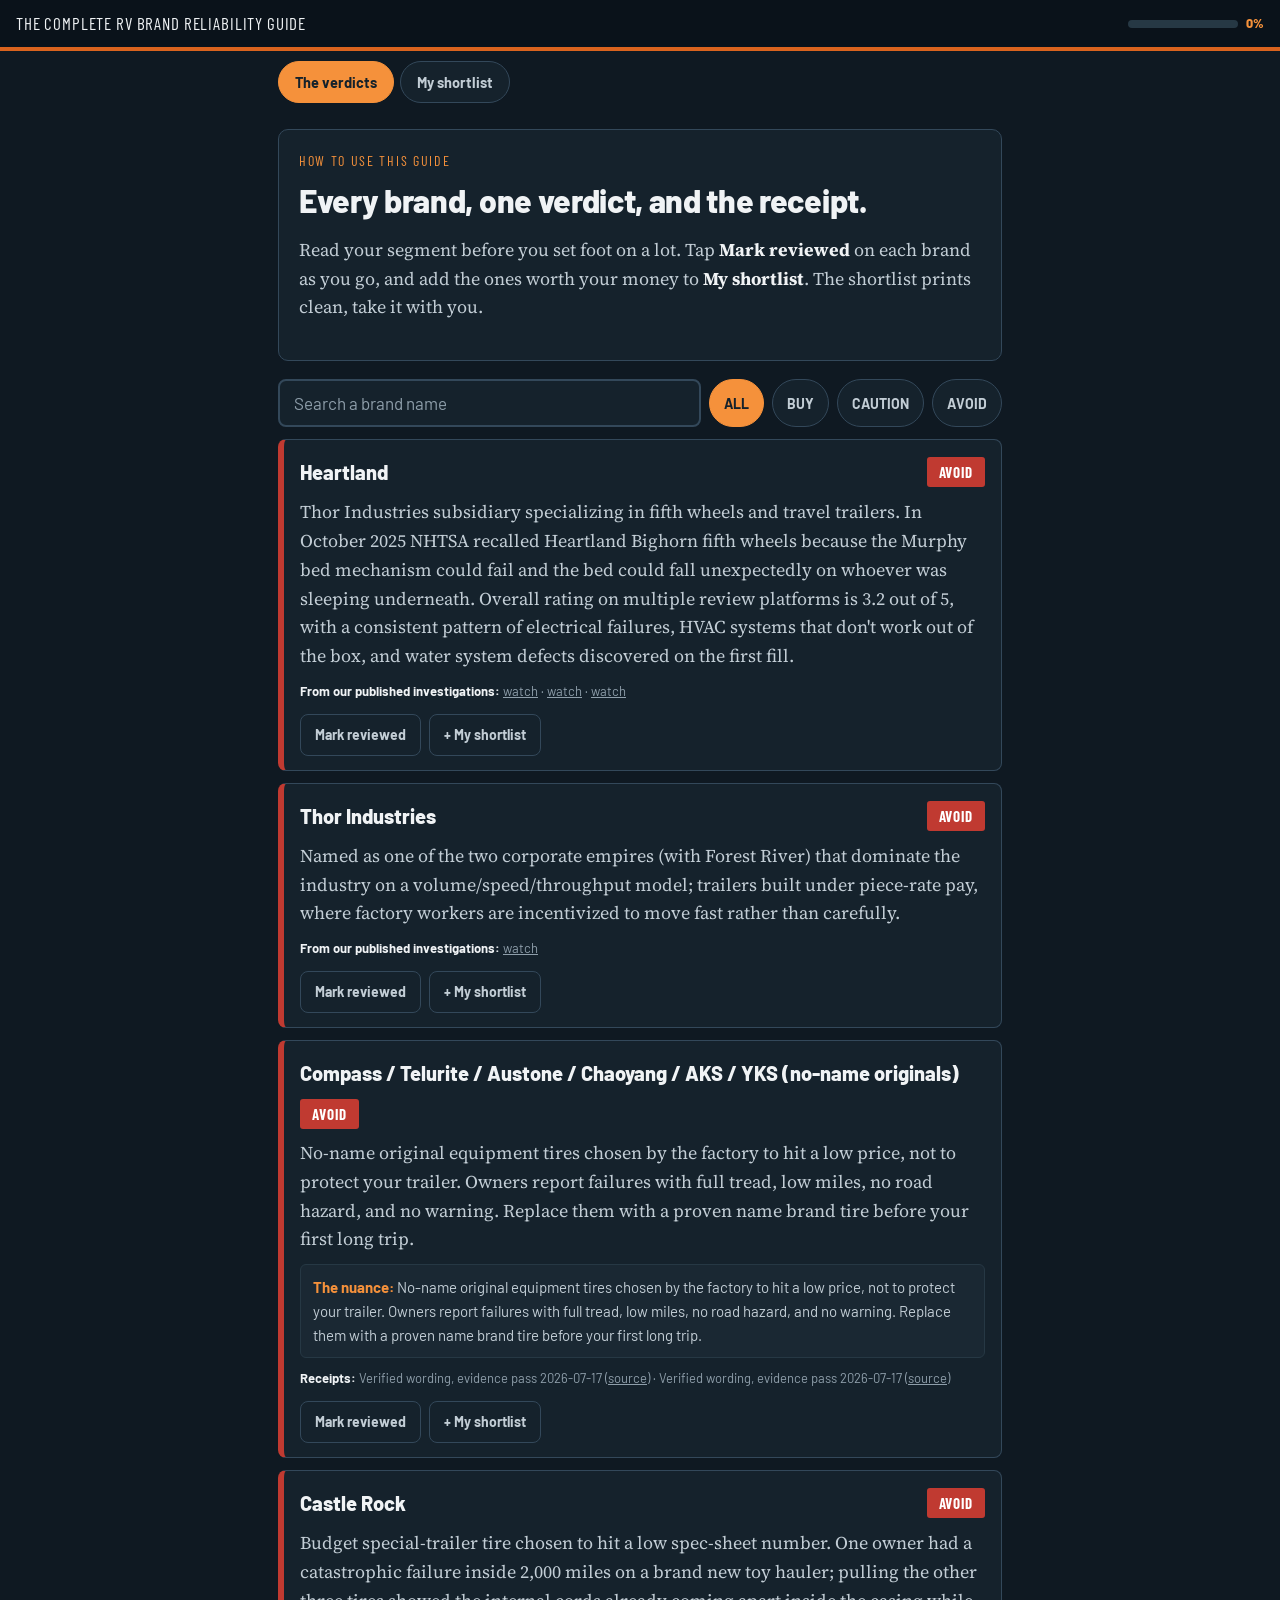
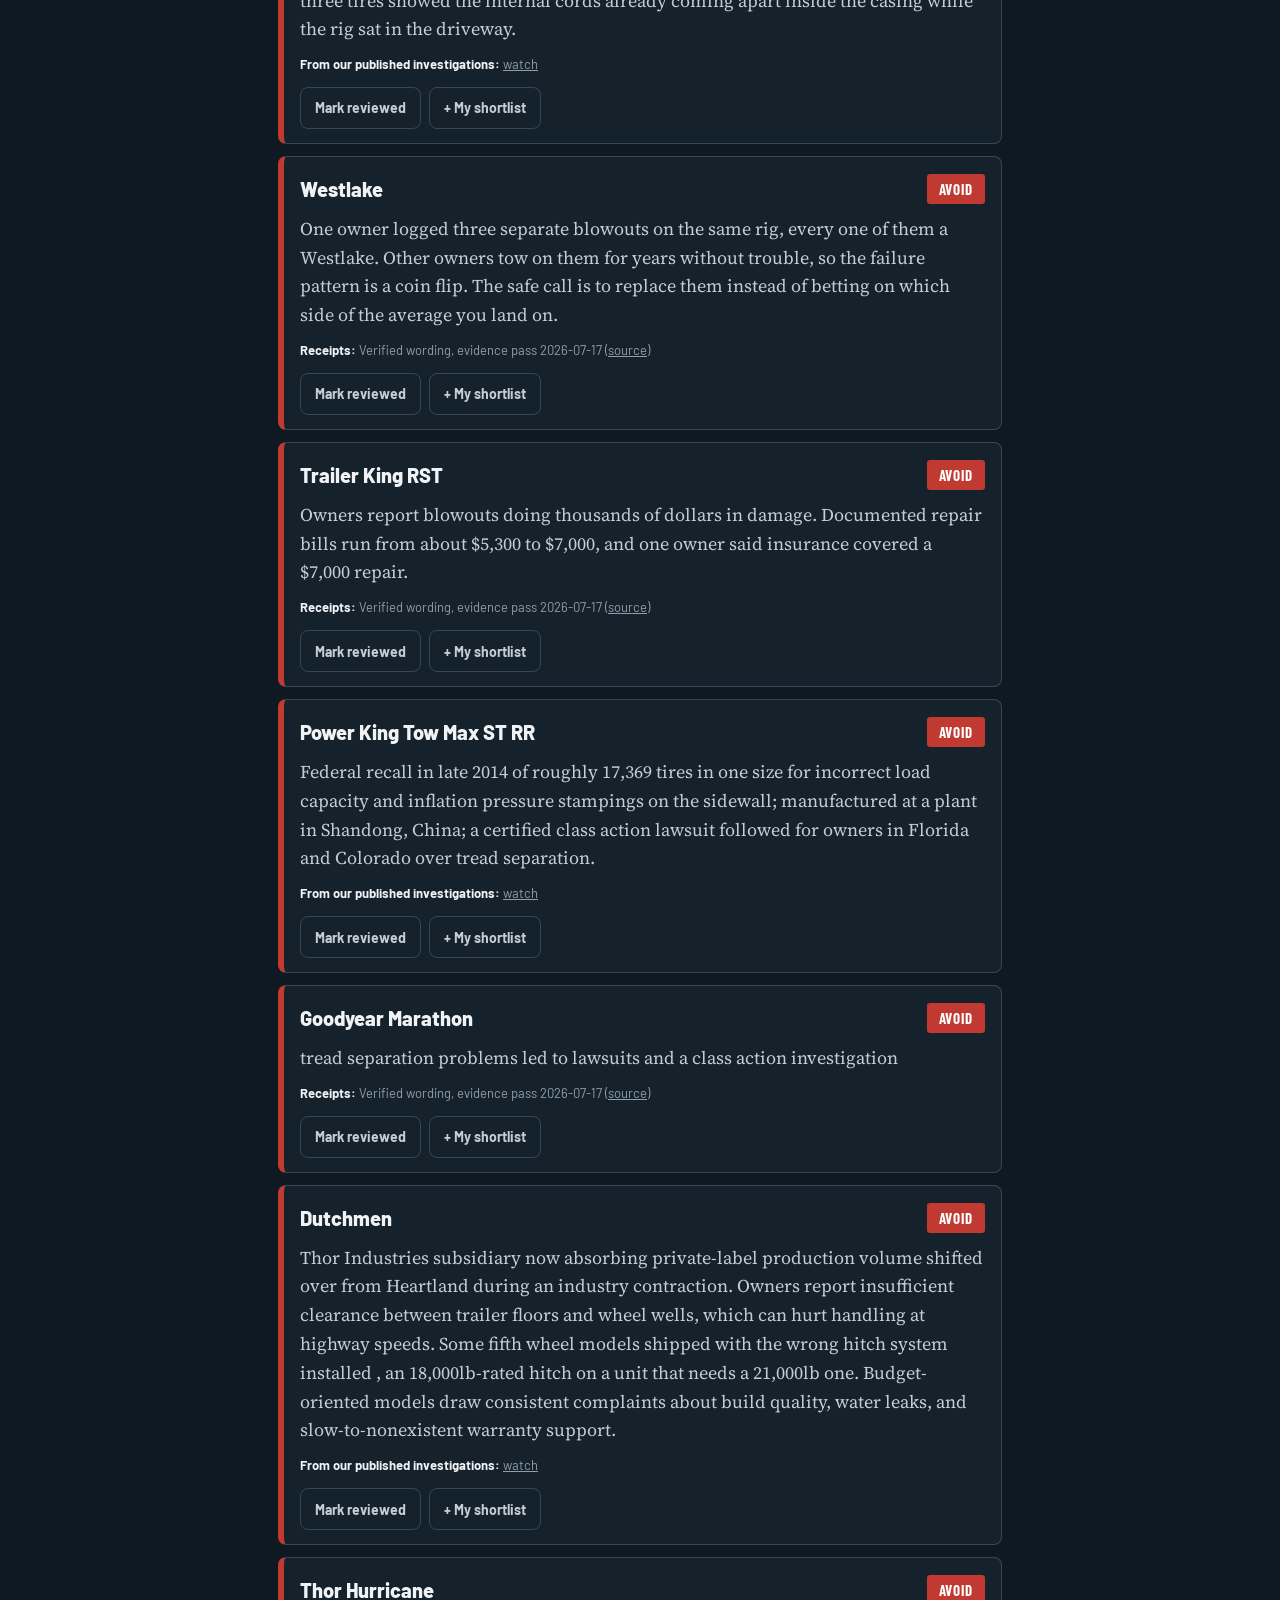
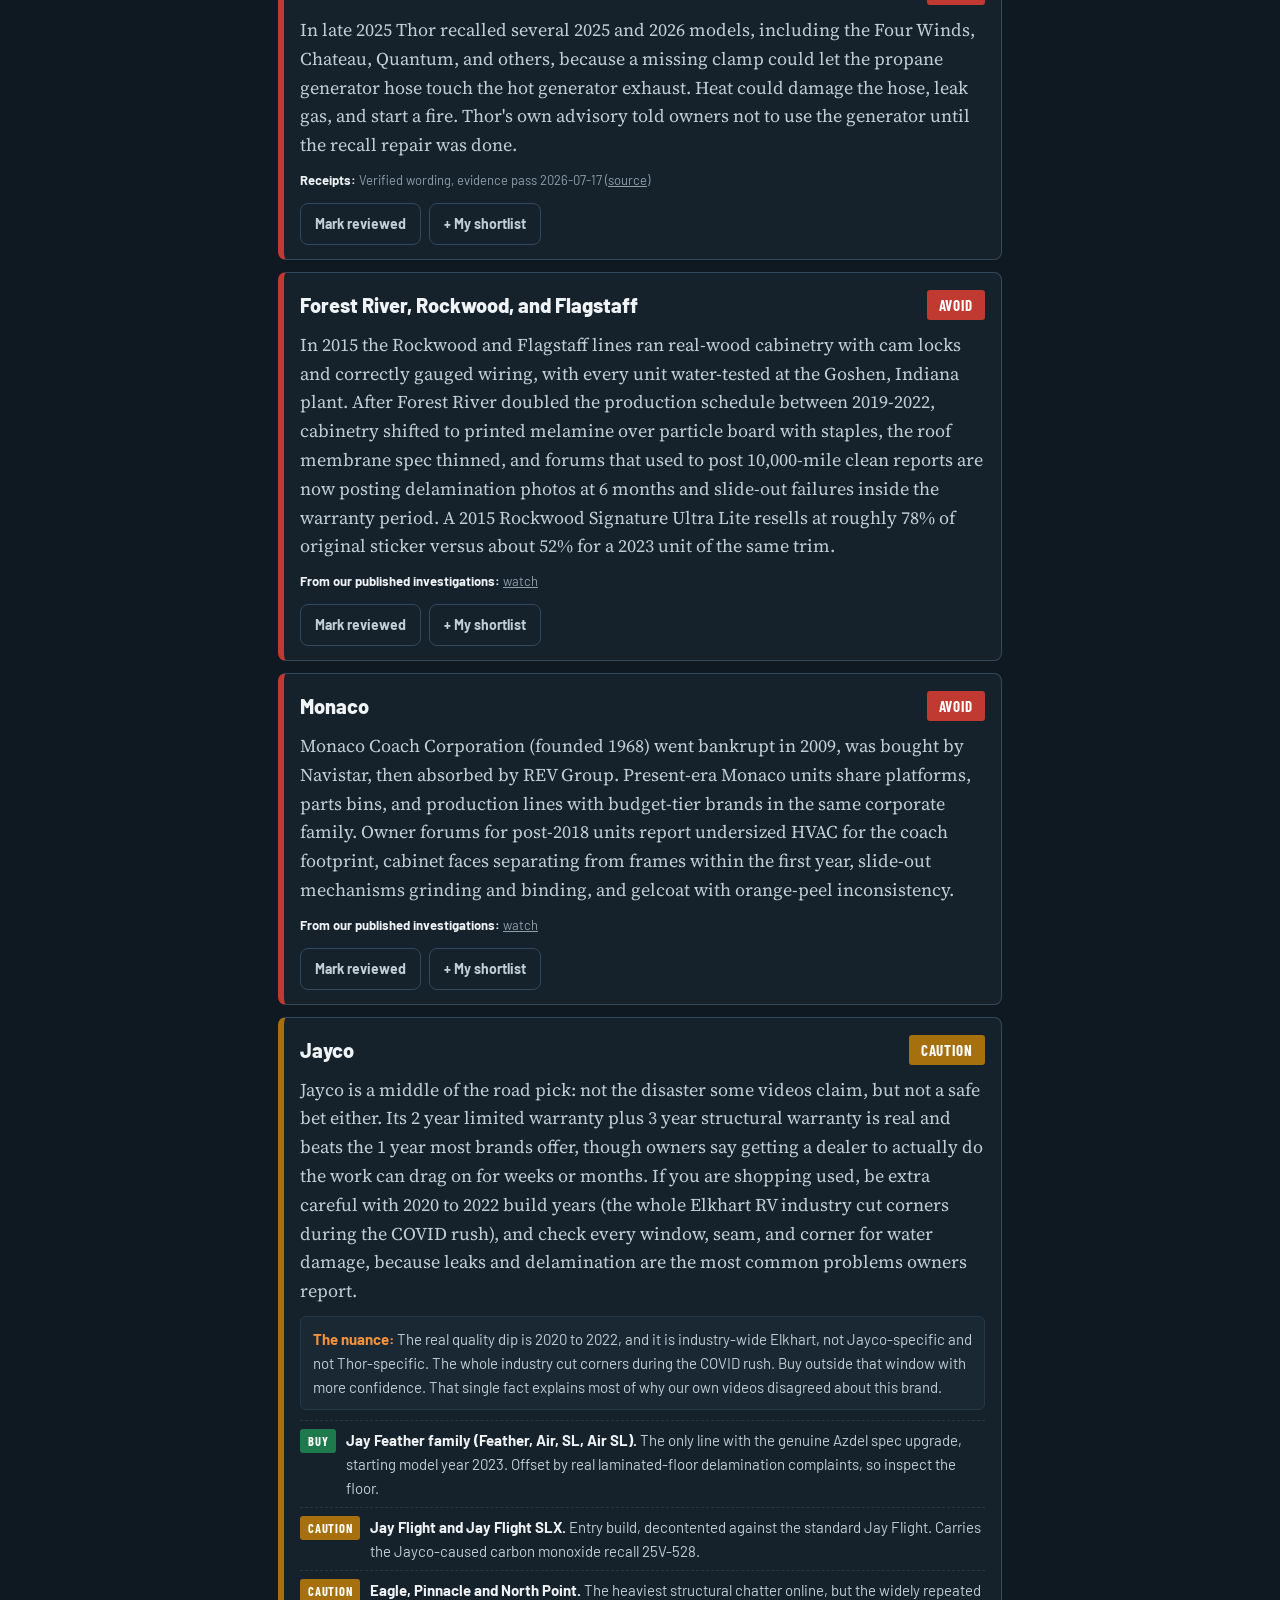
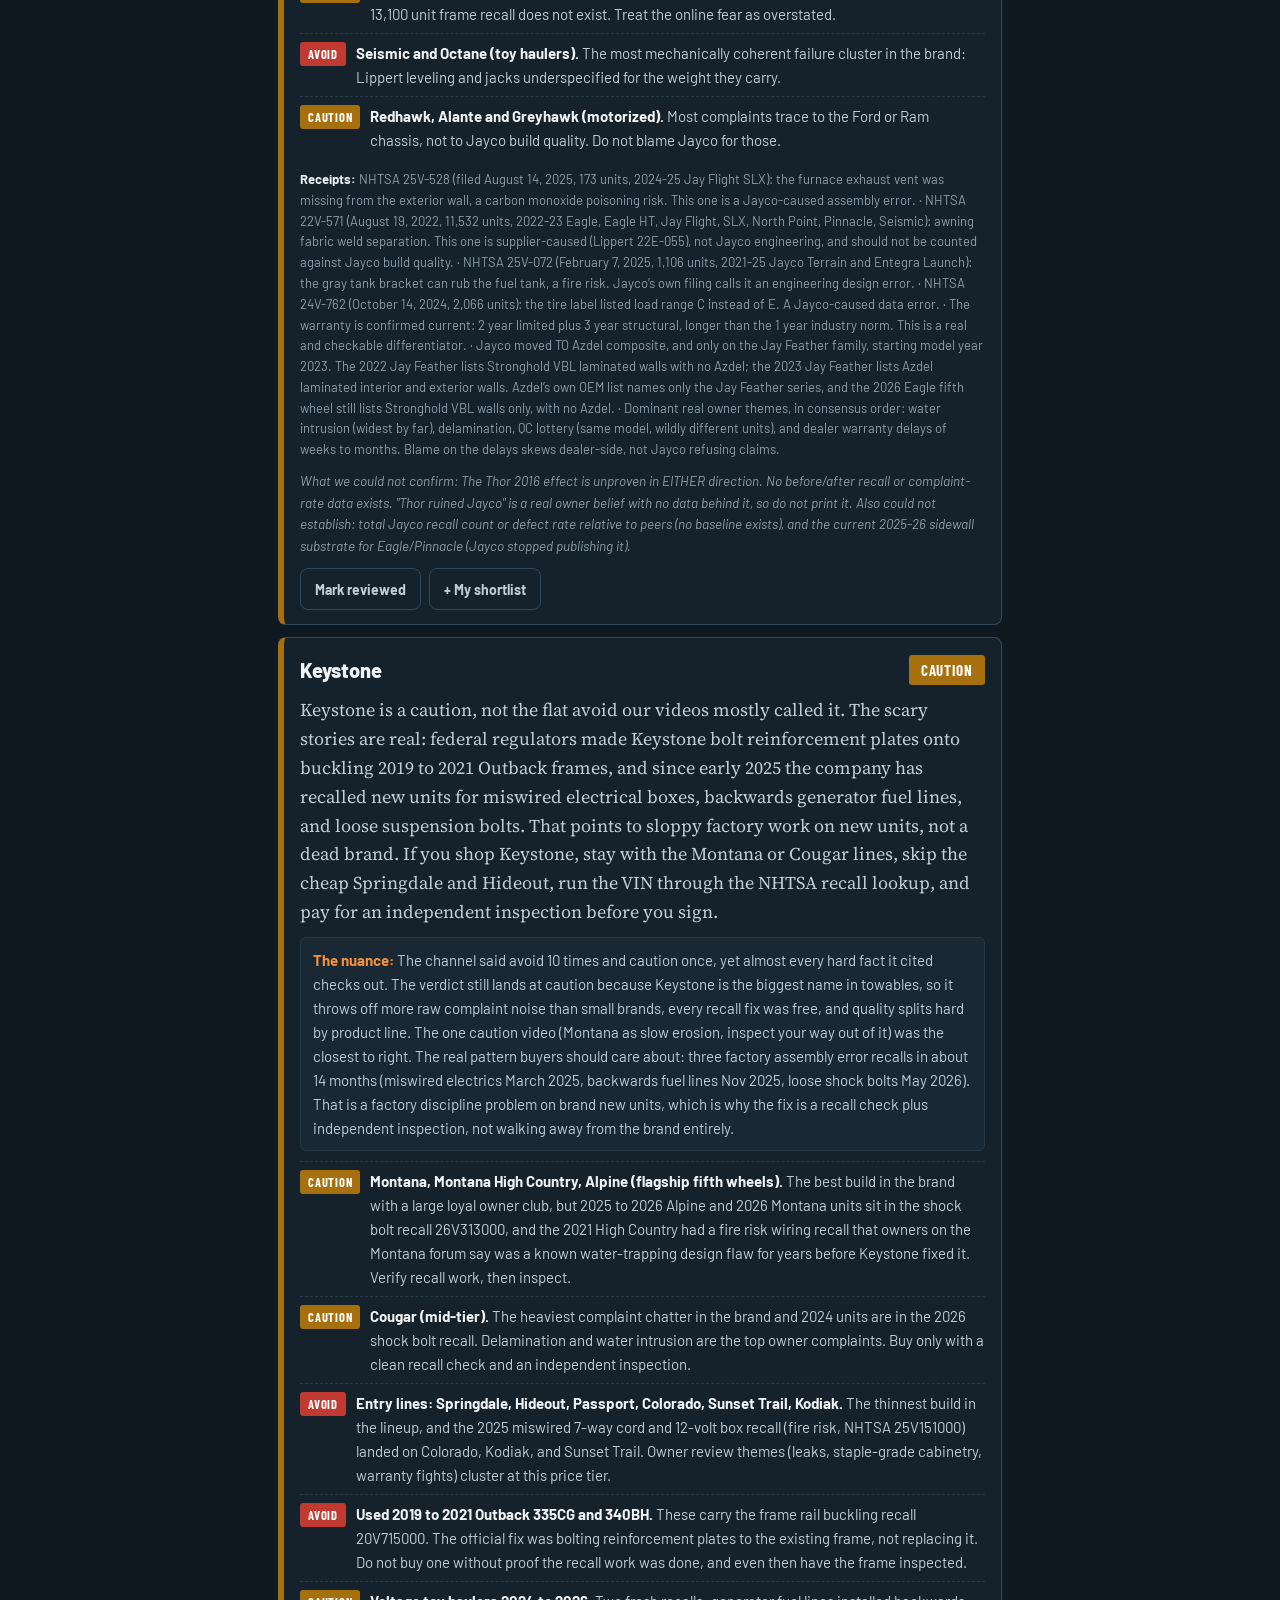
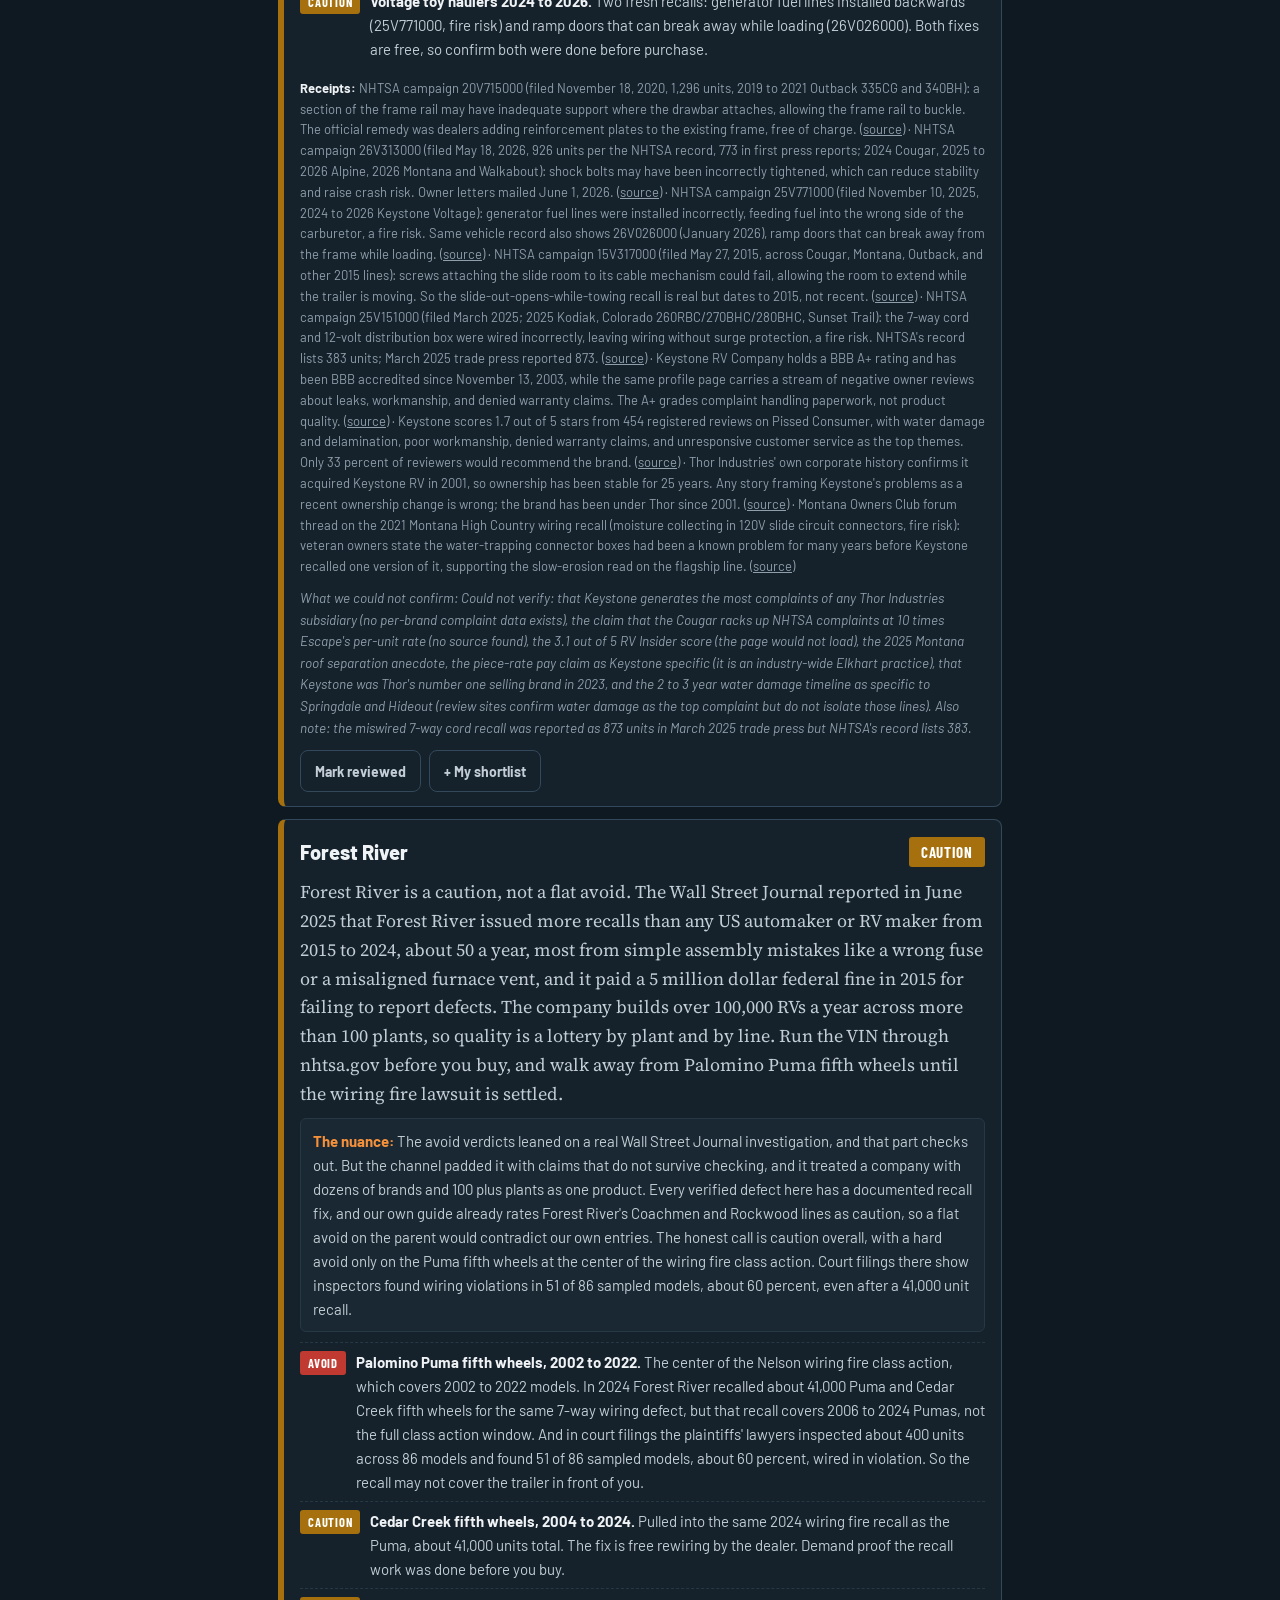
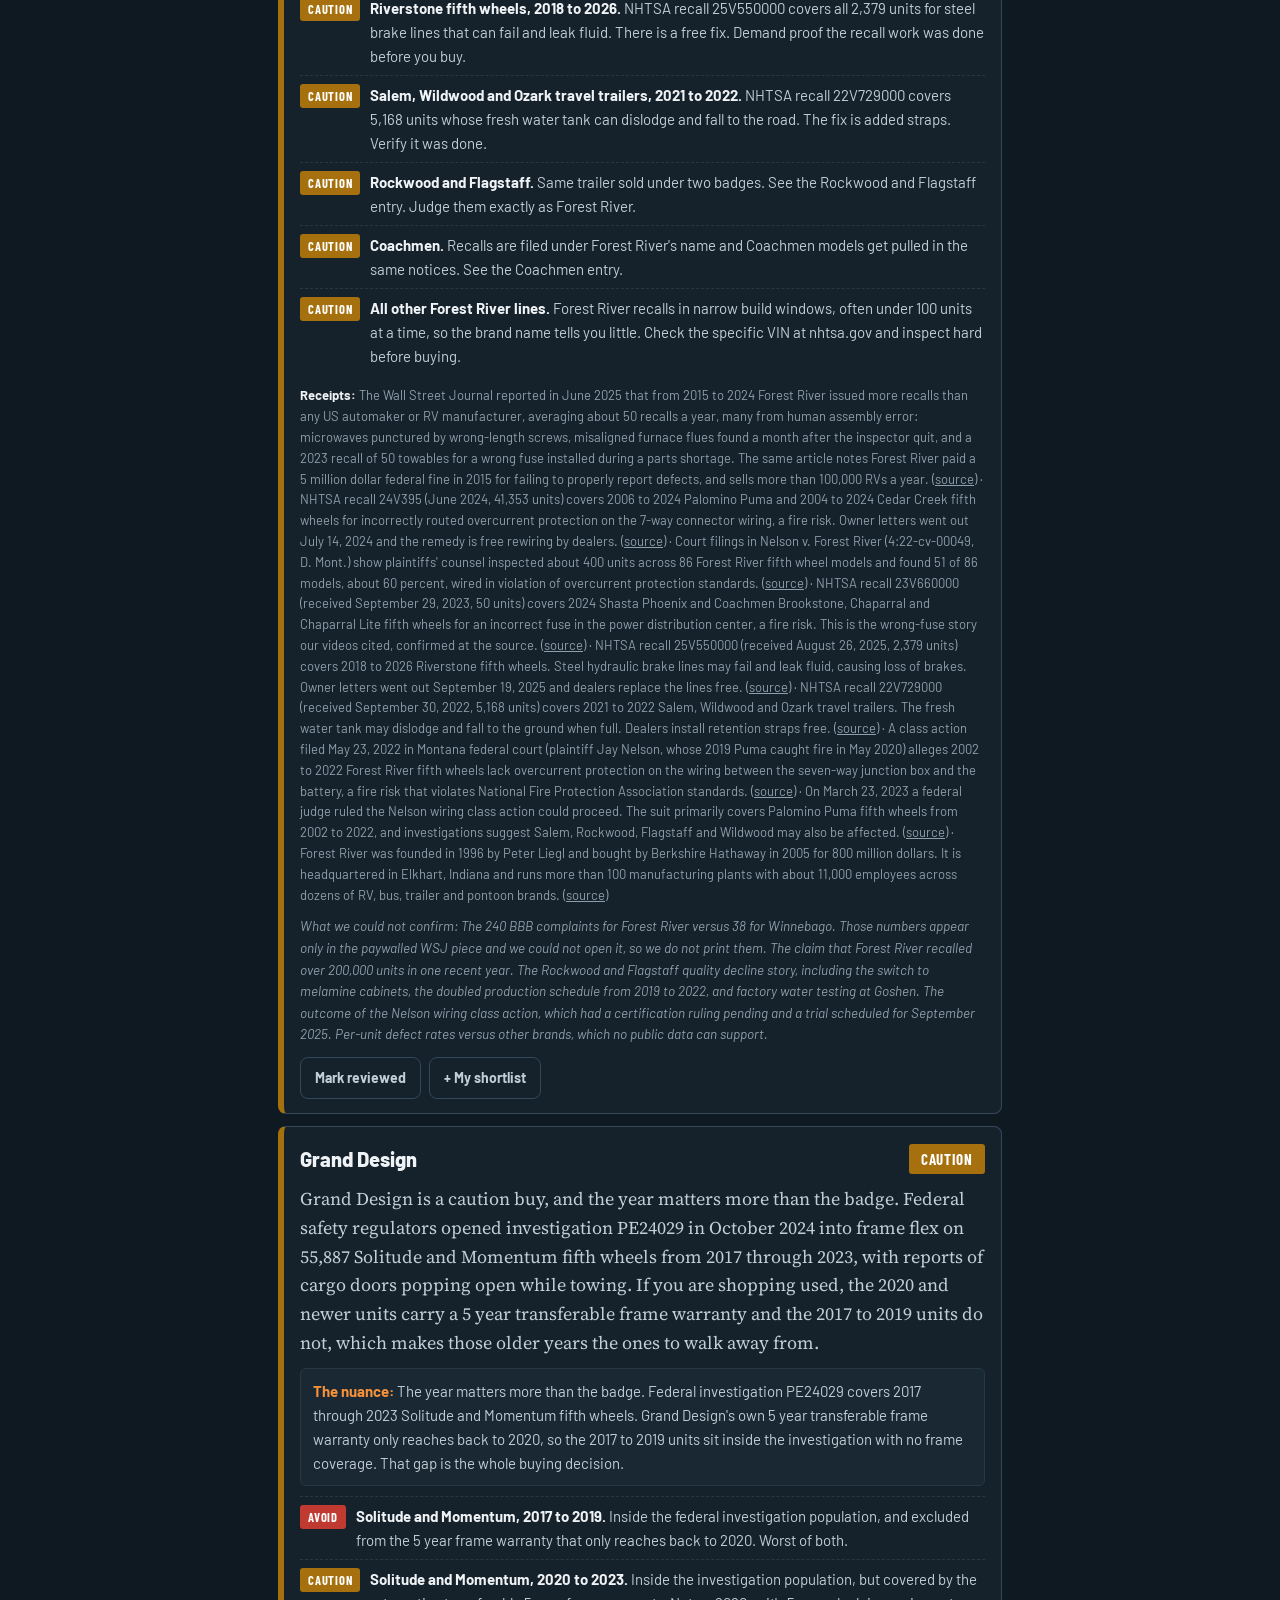
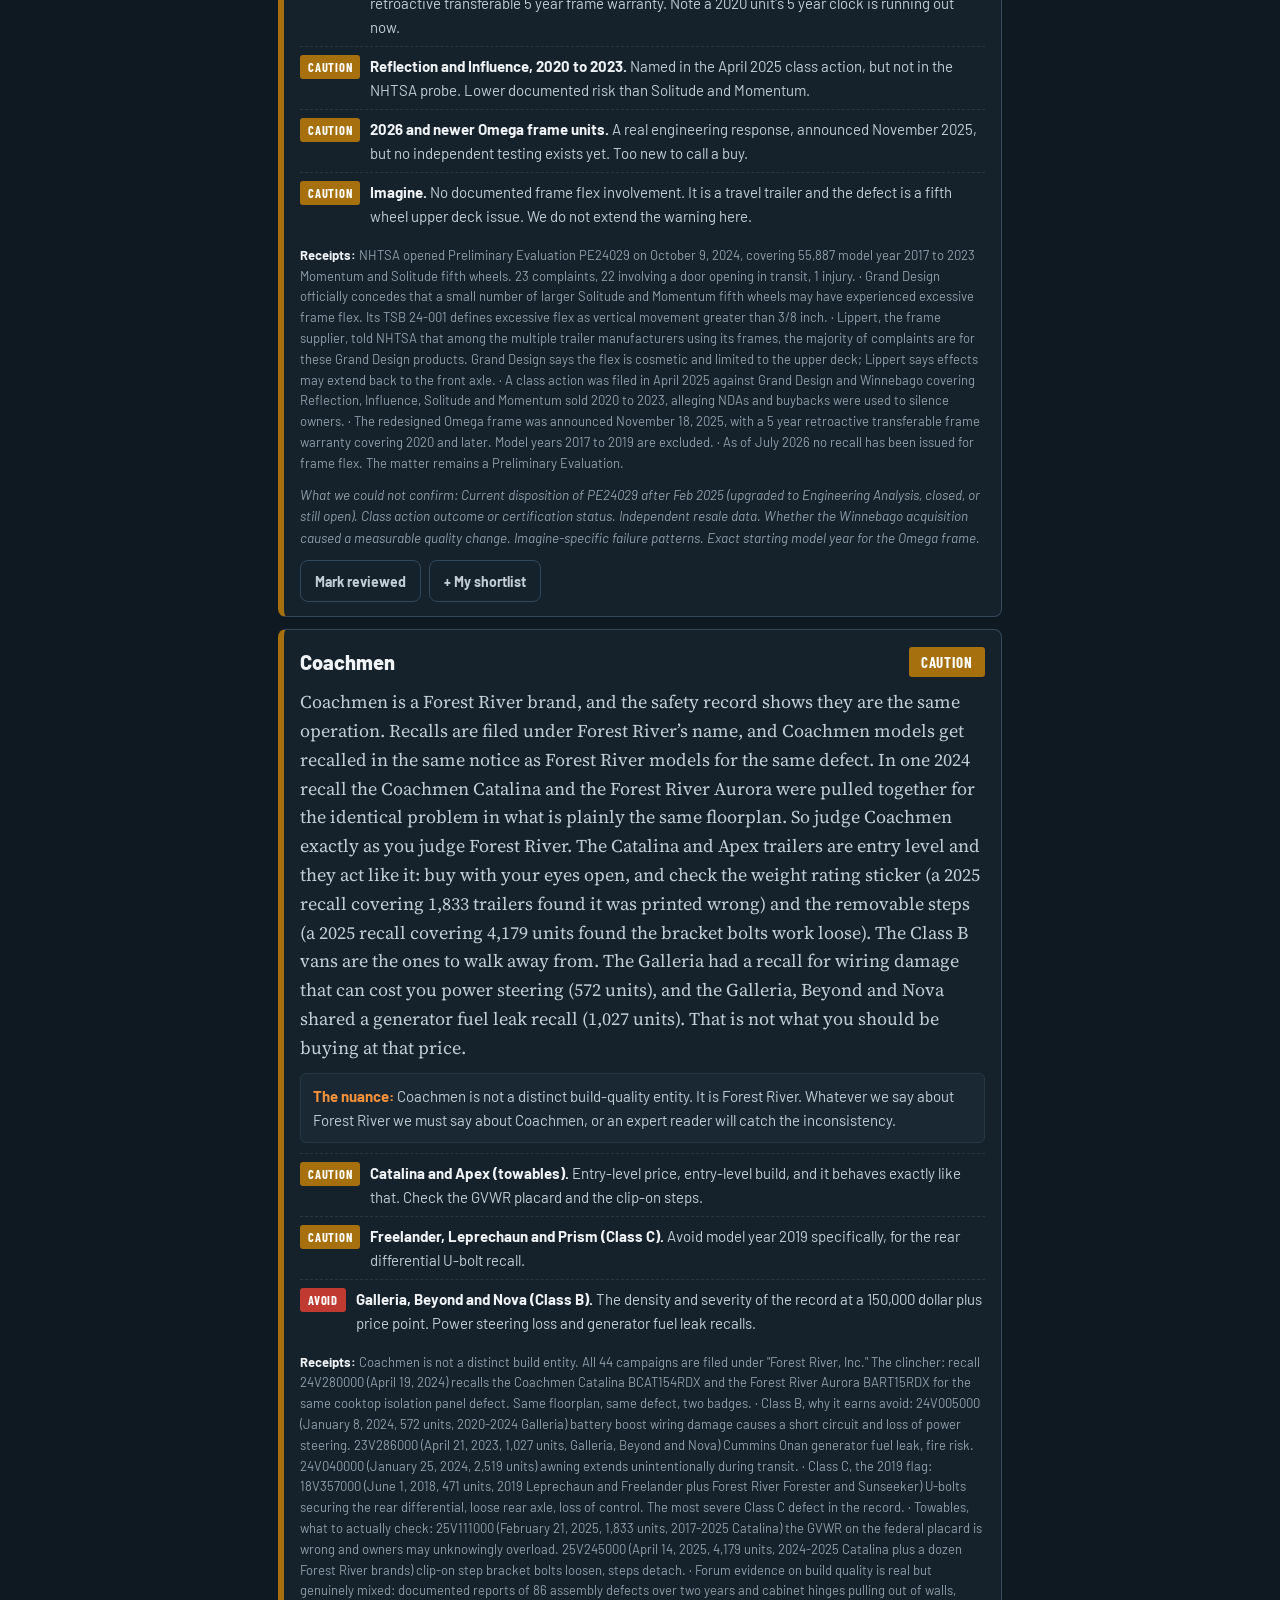
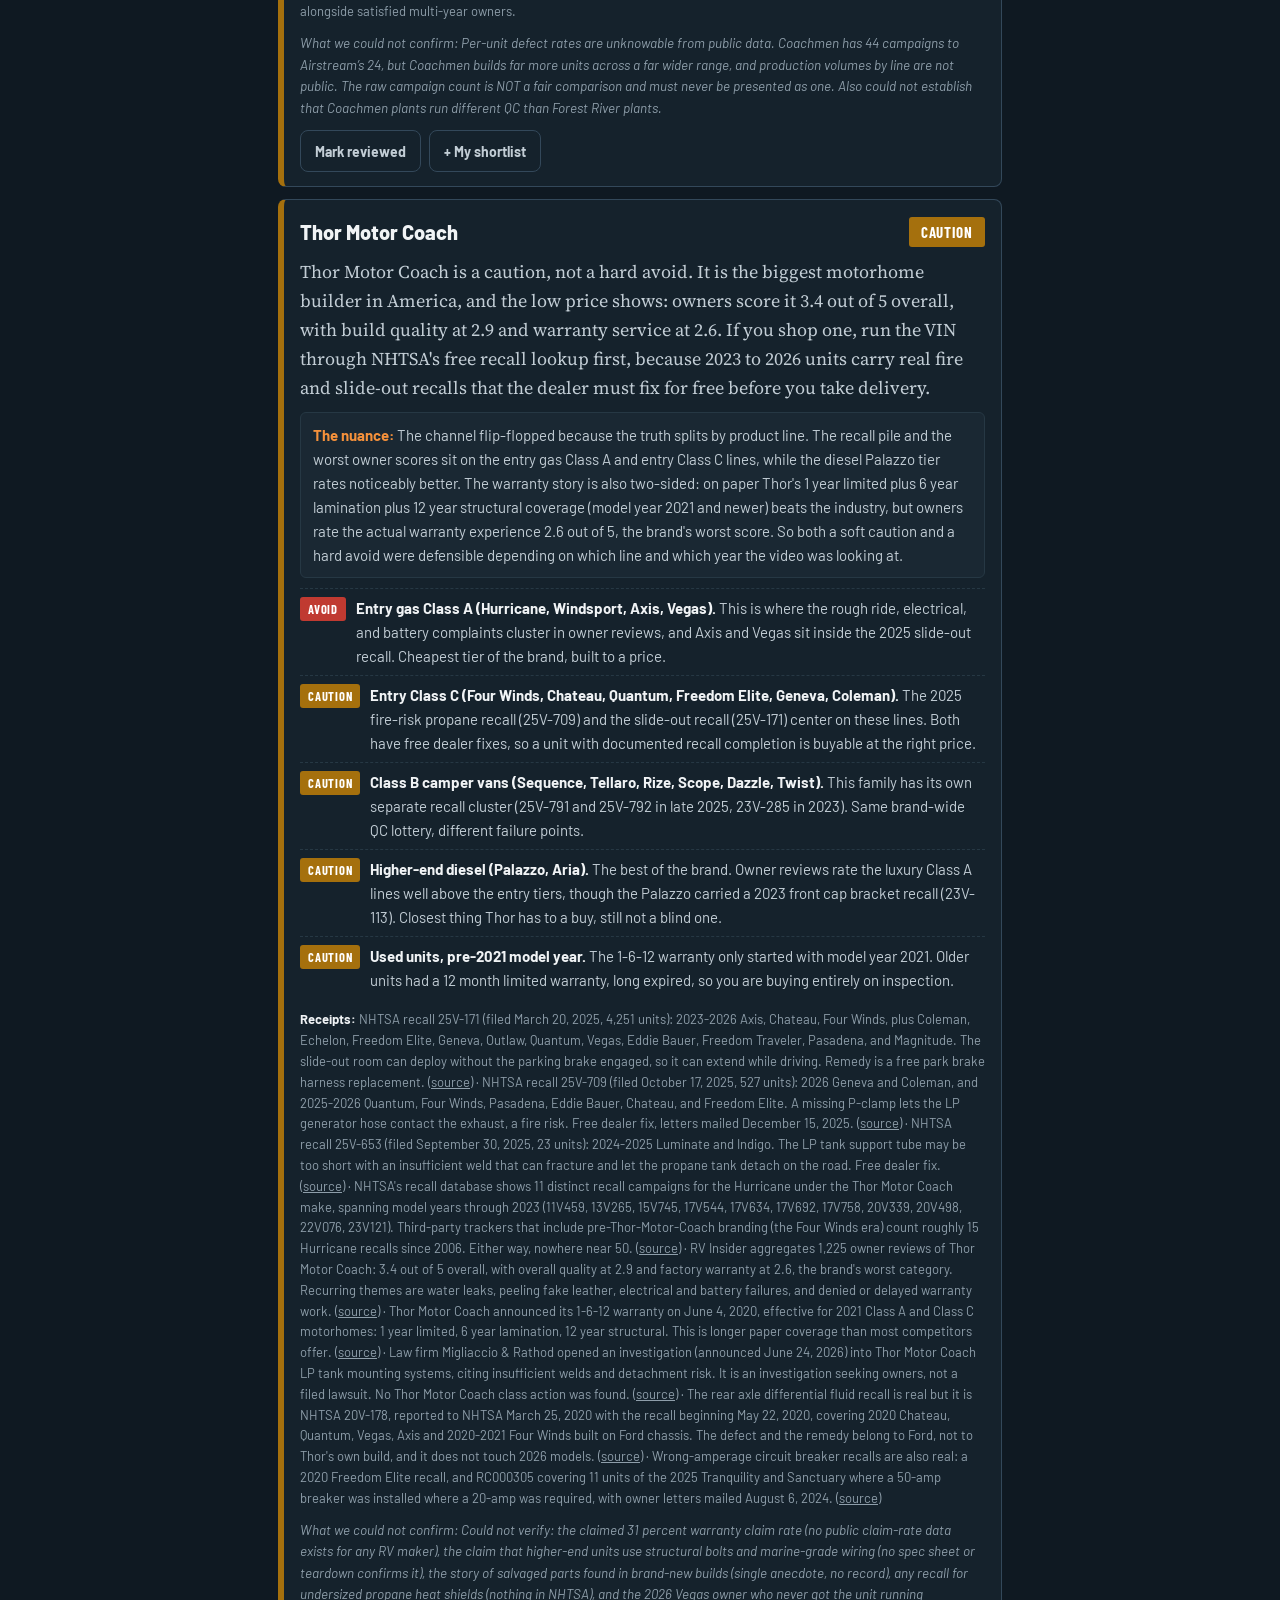
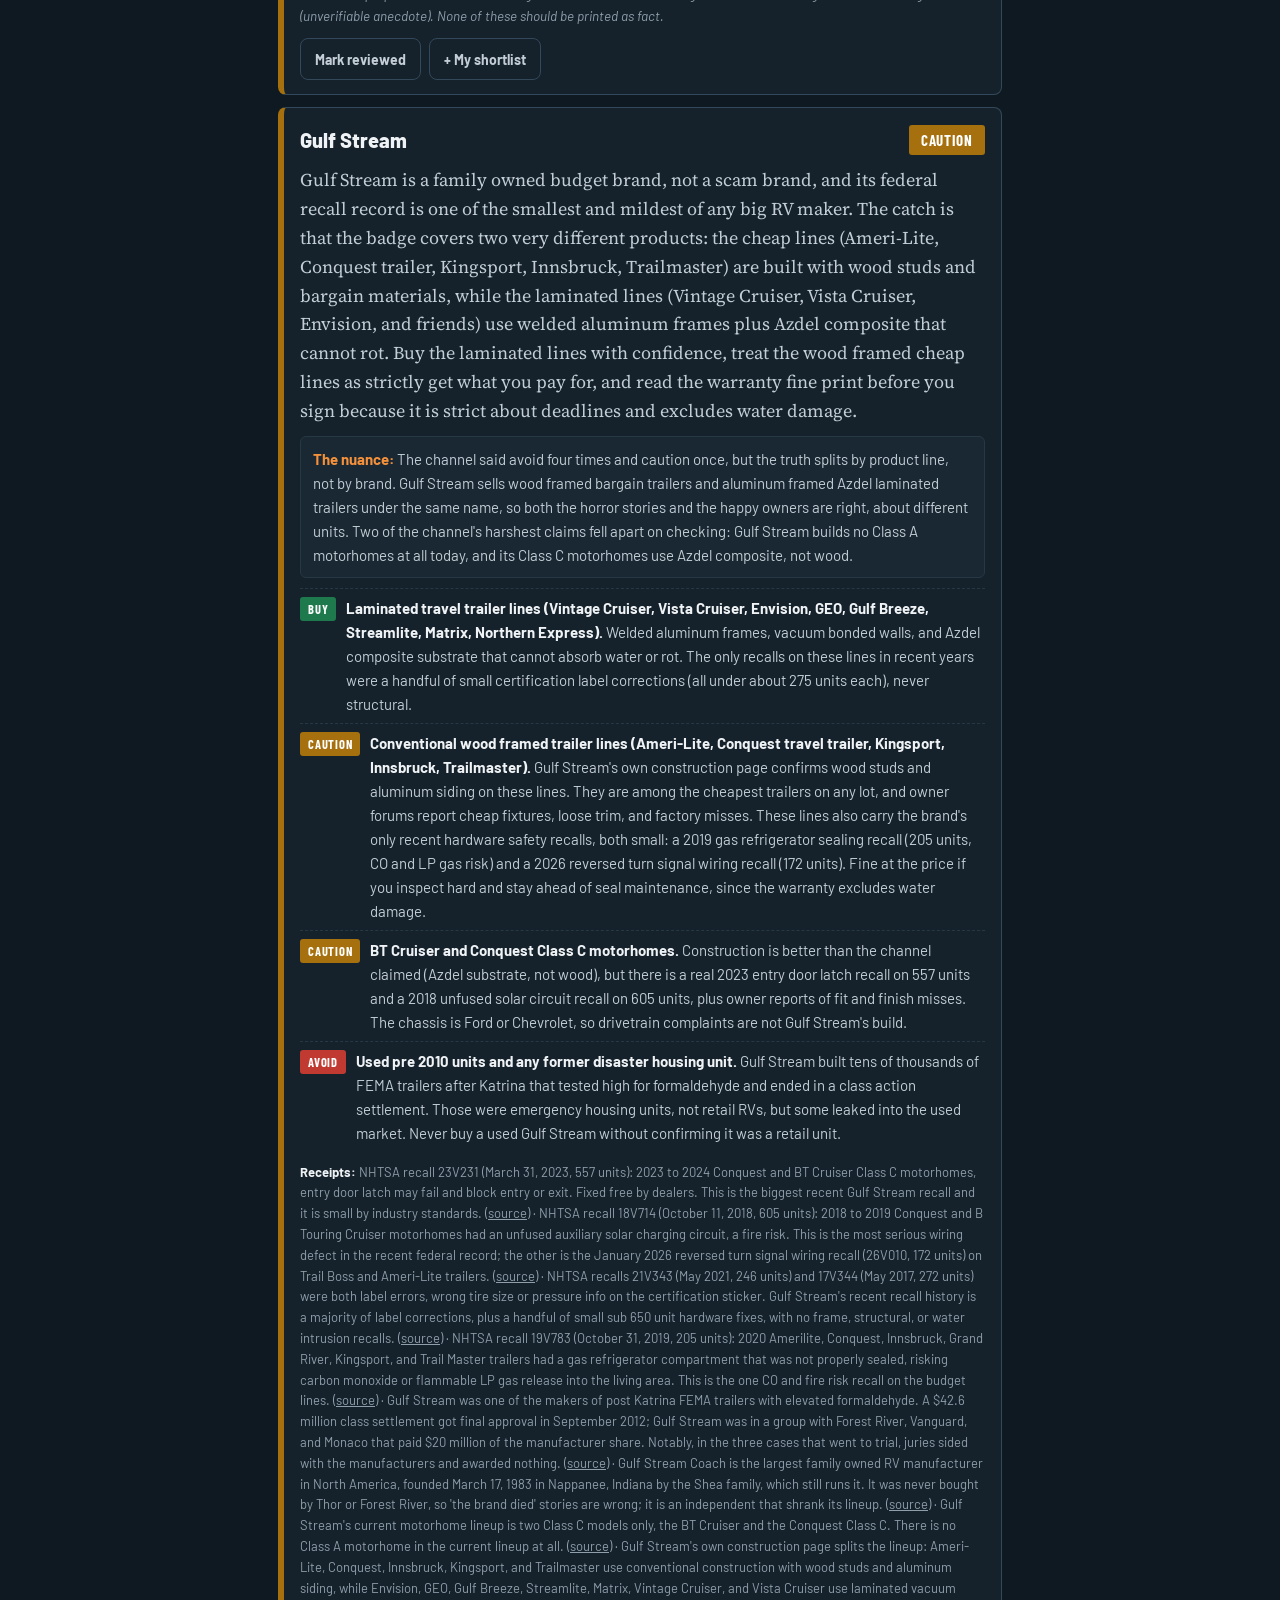
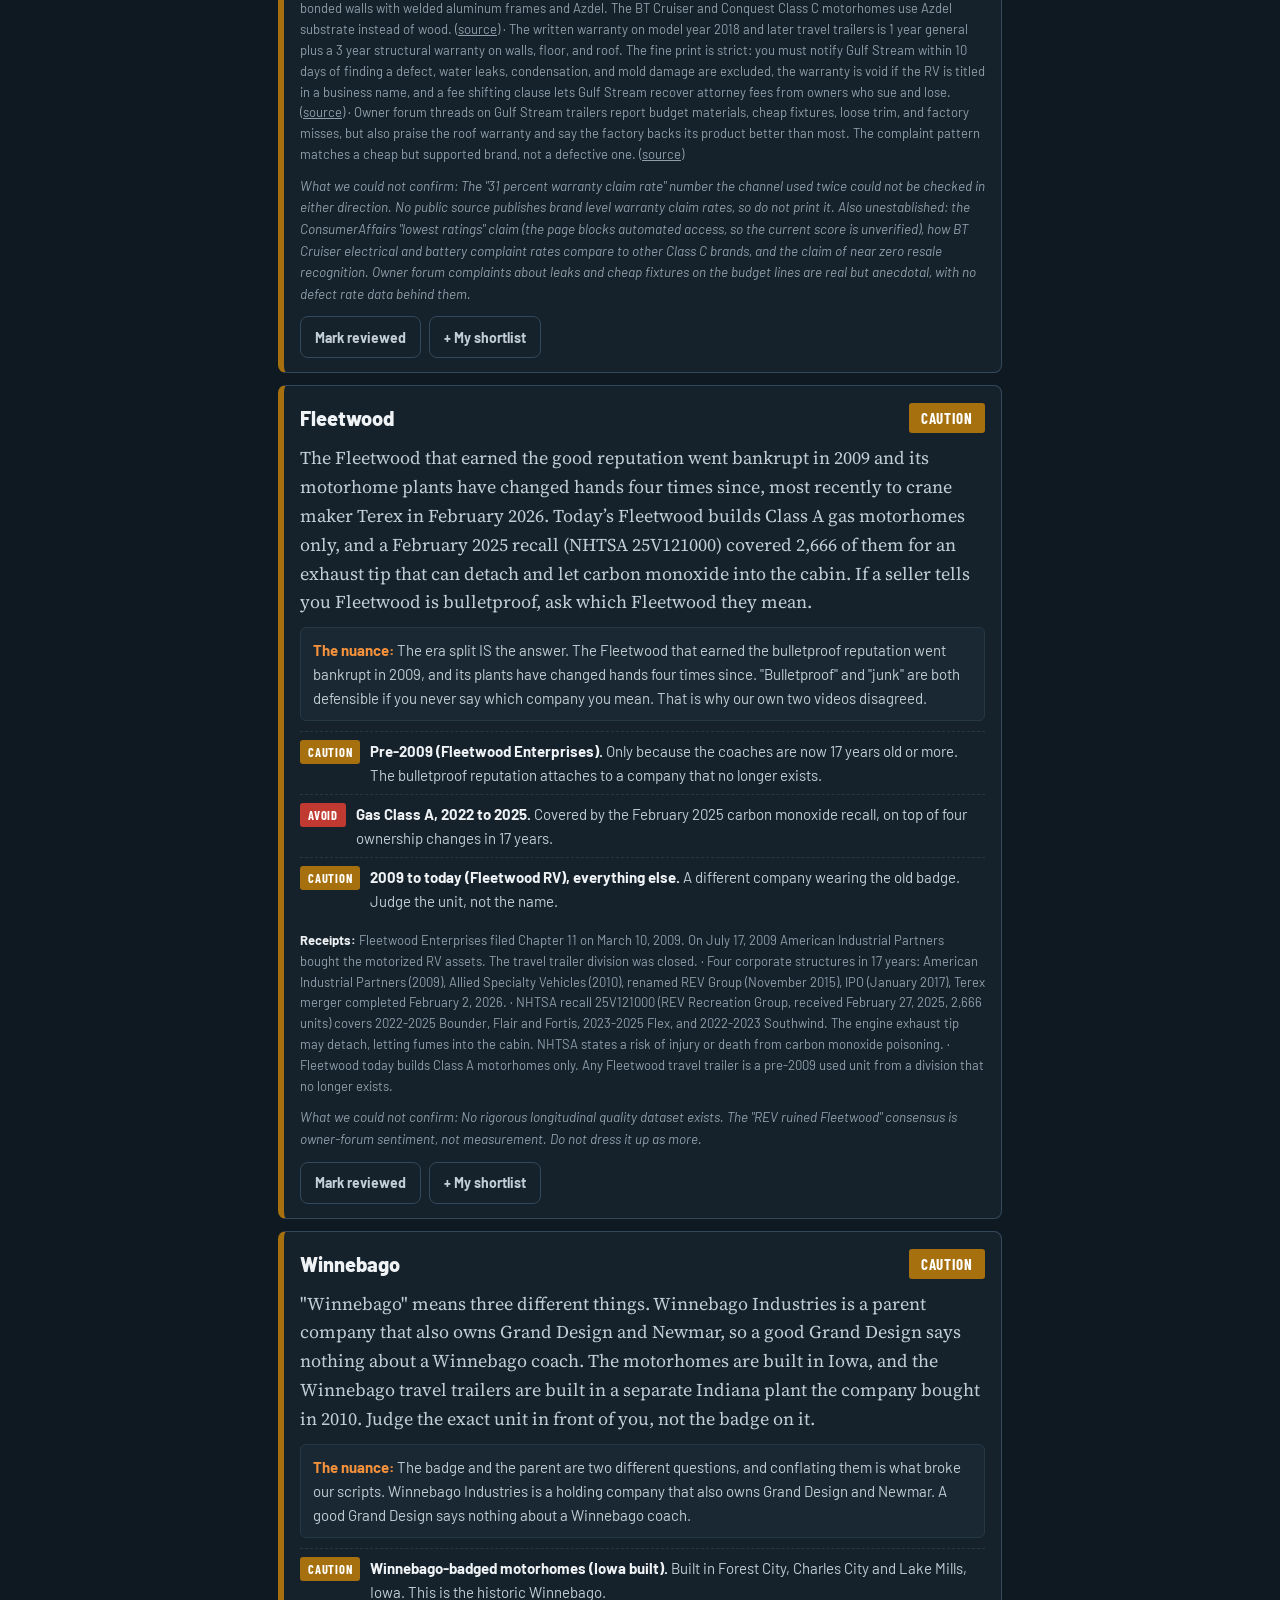
<file: g/JEnYpEKrwhM9/index.html>
<!doctype html>
<html lang="en"><head>
<meta charset="utf-8"><meta name="viewport" content="width=device-width, initial-scale=1">
<meta name="robots" content="noindex,nofollow">
<title>The Complete RV Brand Reliability Guide</title>
<style>
@import url('https://fonts.googleapis.com/css2?family=Barlow+Condensed:wght@600;700&family=Barlow:wght@500;600;700;800&family=Source+Serif+4:ital,opsz,wght@0,8..60,400;0,8..60,600;0,8..60,700;1,8..60,400&display=swap');
:root{--bg:#0F1922;--bg2:#1A2833;--card:#15222C;--navy:#0A121A;--ink:#F0F3F5;--ink2:#C2CDD5;--ink3:#8E9EAA;
--rule:#33485A;--hair:#263844;--real:#1E7A4C;--realtx:#4CC084;--skip:#C03A31;--check:#A5700D;
--mark:#F5913B;--markdp:#D9631E;
--anton:"Barlow Condensed","Arial Narrow",sans-serif;--head:"Barlow",-apple-system,"Segoe UI",Arial,sans-serif;
--body:"Source Serif 4",Georgia,serif;--ui:"Barlow",-apple-system,"Segoe UI",Arial,sans-serif}
*{box-sizing:border-box}
body{margin:0;background:var(--bg);color:var(--ink2);font-family:var(--body);font-size:18px;line-height:1.6}
.wrap{max-width:760px;margin:0 auto;padding:0 18px 90px}
h1,h2,h3{font-family:var(--head);color:var(--ink);font-weight:800;line-height:1.1;letter-spacing:-.01em}
h1{font-size:32px;margin:10px 0 8px}h2{font-size:24px;margin:34px 0 10px}h3{font-size:19px;margin:20px 0 6px}
b,strong{color:var(--ink)}
a{color:var(--mark)}
.topbar{position:sticky;top:0;z-index:40;background:var(--navy);border-bottom:4px solid var(--markdp);
padding:10px 16px;display:flex;align-items:center;justify-content:space-between;gap:12px;
font-family:var(--ui);font-size:13px;color:var(--ink2)}
.topbar .tt{font-family:var(--anton);font-size:17px;letter-spacing:.05em;text-transform:uppercase;color:var(--ink);white-space:nowrap;overflow:hidden;text-overflow:ellipsis}
.progresswrap{display:flex;align-items:center;gap:8px;flex:none}
.pbar{width:110px;height:8px;background:var(--hair);border-radius:99px;overflow:hidden}
.pbar i{display:block;height:100%;background:var(--mark);border-radius:99px;width:0%;transition:width .3s}
.pnum{font-weight:800;color:var(--mark);font-variant-numeric:tabular-nums;white-space:nowrap}
.tabs{position:sticky;top:44px;z-index:39;display:flex;gap:6px;background:var(--bg);padding:10px 0 8px;overflow-x:auto}
.tab{font-family:var(--ui);font-weight:700;font-size:14.5px;color:var(--ink2);background:var(--card);
border:1px solid var(--rule);border-radius:99px;padding:9px 16px;cursor:pointer;white-space:nowrap;min-height:42px}
.tab.on{background:var(--mark);color:#14212B;border-color:var(--mark)}
.hello{background:var(--card);border:1px solid var(--rule);border-radius:10px;padding:20px;margin:18px 0}
.hello .kick{font-family:var(--anton);font-size:14px;letter-spacing:.12em;text-transform:uppercase;color:var(--mark);margin:0 0 6px}
.segpick{display:grid;grid-template-columns:1fr 1fr;gap:10px;margin:14px 0 4px}
.segbtn{font-family:var(--ui);font-weight:700;font-size:16px;color:var(--ink);background:var(--bg2);
border:2px solid var(--rule);border-radius:8px;padding:16px 12px;cursor:pointer;text-align:center;min-height:56px}
.segbtn:hover,.segbtn.on{border-color:var(--mark);background:rgba(217,99,30,.12)}
.milestone{display:flex;align-items:center;gap:10px;background:rgba(30,122,76,.12);border:1px solid var(--real);
border-radius:8px;padding:10px 14px;margin:14px 0;font-family:var(--ui);font-size:15px;color:var(--ink)}
.milestone .mi{flex:none;width:26px;height:26px;border-radius:50%;background:var(--real);color:#fff;
display:flex;align-items:center;justify-content:center;font-weight:800;font-size:14px}
.controls{display:flex;gap:8px;margin:16px 0 10px;flex-wrap:wrap}
.search{flex:1 1 200px;font-family:var(--ui);font-size:17px;padding:12px 14px;border:2px solid var(--rule);
border-radius:8px;background:var(--card);color:var(--ink);min-height:48px}
.search::placeholder{color:var(--ink3)}
.fchip{font-family:var(--ui);font-weight:700;font-size:14px;padding:10px 14px;border-radius:99px;cursor:pointer;
border:1px solid var(--rule);background:var(--card);color:var(--ink2);min-height:44px}
.fchip.on{color:#fff}
.fchip.on.f-buy{background:var(--real);border-color:var(--real)}
.fchip.on.f-caution{background:var(--check);border-color:var(--check)}
.fchip.on.f-avoid{background:var(--skip);border-color:var(--skip)}
.fchip.on.f-all{background:var(--mark);border-color:var(--mark);color:#14212B}
.brand{background:var(--card);border:1px solid var(--rule);border-left:6px solid var(--rule);border-radius:8px;
padding:16px 16px 14px;margin:12px 0}
.brand.v-buy{border-left-color:var(--real)}
.brand.v-caution{border-left-color:var(--check)}
.brand.v-avoid{border-left-color:var(--skip)}
.bhead{display:flex;align-items:center;gap:10px;flex-wrap:wrap}
.bname{font-family:var(--head);font-weight:800;font-size:20px;color:var(--ink);margin:0;flex:1 1 auto}
.tag{font-family:var(--anton);font-size:15px;font-weight:700;letter-spacing:.06em;text-transform:uppercase;
padding:3px 12px;border-radius:3px;color:#fff}
.tag.buy{background:var(--real)}.tag.caution{background:var(--check)}.tag.avoid{background:var(--skip)}
.bhl{margin:10px 0 0;color:var(--ink2)}
.bnote{background:var(--bg2);border:1px solid var(--hair);border-radius:6px;padding:10px 12px;margin:10px 0 0;
font-family:var(--ui);font-size:15px;color:var(--ink2)}
.bnote b{color:var(--mark)}
.splits{margin:10px 0 0;padding:0;list-style:none}
.splits li{display:flex;gap:10px;align-items:baseline;padding:7px 0;border-top:1px dashed var(--hair);
font-family:var(--ui);font-size:15px}
.splits .tag{font-size:12.5px;padding:2px 8px;flex:none}
.receipts{margin:10px 0 0;font-family:var(--ui);font-size:13px;color:var(--ink3)}
.receipts a{color:var(--ink3)}
.unest{margin:10px 0 0;font-family:var(--ui);font-size:13.5px;color:var(--ink3);font-style:italic}
.bacts{display:flex;gap:8px;margin:12px 0 0;flex-wrap:wrap}
.babtn{font-family:var(--ui);font-weight:700;font-size:14px;padding:9px 14px;border-radius:8px;cursor:pointer;
border:1px solid var(--rule);background:transparent;color:var(--ink2);min-height:42px}
.babtn.done{background:rgba(30,122,76,.15);border-color:var(--real);color:var(--realtx)}
.babtn.listed{background:rgba(217,99,30,.15);border-color:var(--markdp);color:var(--mark)}
.shortlist-box{background:var(--card);border:2px solid var(--markdp);border-radius:10px;padding:18px;margin:16px 0}
.empty{font-family:var(--ui);color:var(--ink3);font-size:15px}
.modsec{background:var(--card);border:1px solid var(--rule);border-radius:10px;padding:18px;margin:14px 0}
.ck{list-style:none;padding:0;margin:10px 0 0}
.ck li{display:flex;gap:12px;align-items:flex-start;padding:10px 0;border-top:1px dashed var(--hair);
font-family:var(--ui);font-size:16px;cursor:pointer}
.ck .box{flex:none;width:26px;height:26px;border:2px solid var(--rule);border-radius:6px;margin-top:1px;
display:flex;align-items:center;justify-content:center;color:transparent;font-weight:800}
.ck li.on .box{background:var(--real);border-color:var(--real);color:#fff}
.ck li.on{color:var(--ink3);text-decoration:line-through}
.ring{display:flex;align-items:center;gap:14px;margin:8px 0 4px;font-family:var(--ui)}
.ring svg{flex:none}
.ring .rl{font-size:15px;color:var(--ink2)}
.walkaway{background:rgba(192,58,49,.12);border:1px solid var(--skip);border-radius:8px;padding:12px 14px;
margin:12px 0;font-family:var(--ui);font-size:15px}
.walkaway b{color:#F07B72}
.srcs{font-family:var(--ui);font-size:12.5px;color:var(--ink3);margin:8px 0 0}
.printbtn{font-family:var(--ui);font-weight:700;font-size:14px;padding:10px 16px;border-radius:8px;
border:1px solid var(--rule);background:var(--card);color:var(--ink2);cursor:pointer;min-height:44px}
.foot{margin:40px 0 0;padding:16px 0;border-top:1px solid var(--hair);font-family:var(--ui);font-size:13px;color:var(--ink3)}
.hide{display:none!important}
@media print{
 body{background:#fff;color:#222;font-size:12.5px}
 .topbar,.tabs,.controls,.bacts,.printbtn,.segpick,.milestone{display:none!important}
 .brand,.modsec,.hello,.shortlist-box{border-color:#bbb;background:#fff;break-inside:avoid}
 h1,h2,h3,b,strong,.bname{color:#111}
 .bhl,.bnote,.splits li{color:#333}
 .hide{display:none!important}
 a{color:#333}
}
@media(max-width:480px){h1{font-size:26px}.segpick{grid-template-columns:1fr}}
</style>
</head><body>
<div class="topbar">
  <span class="tt">The Complete RV Brand Reliability Guide</span>
  <span class="progresswrap"><span class="pbar"><i id="pfill"></i></span><span class="pnum" id="pnum"></span></span>
</div>
<div class="wrap">
  <div id="app"></div>
  <div class="foot">The RV Brand Reliability Guide v1.0, updated 2026-07-17. From the RV RYAN channel.
  Every verdict shows its receipt. Spot an error? Email us and we fix it in the open; updates are free.
  This is your personal copy. Please do not share this link.</div>
</div>
<script id="pdata" type="application/json">{"tier":"complete","tierName":"The Complete RV Brand Reliability Guide","oneSegment":false,"segments":{"travel-trailer":"Travel Trailers","molded-fiberglass":"Molded Fiberglass Trailers","fifth-wheel":"Fifth Wheels","class-a":"Class A Motorhomes","class-b":"Class B Camper Vans","class-c":"Class C Motorhomes","truck-camper":"Truck Campers","tires":"RV Tires","water-heaters":"RV Water Heaters","mixed":"Across The Lot"},"bySegment":{"travel-trailer":["lance","northwood-manufacturing","escape-trailer-industries","outdoors-rv","oliver-travel-trailers","forest-river","thor-industries","casita","airstream","brinkley-rv","northwood-and-arctic-fox"],"molded-fiberglass":["escape-trailer-industries","oliver-travel-trailers","casita","scamp","cortez-campers","bigfoot"],"class-a":["forest-river","gulf-stream","thor-motor-coach","tiffin","entegra-coach","newmar","foretravel","newell-coach"],"class-b":["grech-rv","storyteller-overland","airstream-interstate","pleasure-way","advanced-rv"],"truck-camper":["lance","four-wheel-campers","northstar","alaskan-campers"],"tires":["compass-telurite-austone-chaoyang-aks-yks-no-name-originals","carlisle","castle-rock","westlake","trailer-king-rst","power-king-tow-max-st-rr","goodyear-marathon","goodyear-endurance"],"water-heaters":["fogatti","furrion","girard","precisiontemp","truma"],"mixed":["keystone","jayco","fleetwood","coachmen","heartland","grand-design","dutchmen","thor-hurricane","northwood-arctic-fox","forest-river-rockwood-and-flagstaff","winnebago","rockwood-and-flagstaff","nucamp-rv","nash","arctic-fox","monaco"]},"brands":[{"slug":"heartland","name":"Heartland","verdict":"avoid","headline":"Thor Industries subsidiary specializing in fifth wheels and travel trailers. In October 2025 NHTSA recalled Heartland Bighorn fifth wheels because the Murphy bed mechanism could fail and the bed could fall unexpectedly on whoever was sleeping underneath. Overall rating on multiple review platforms is 3.2 out of 5, with a consistent pattern of electrical failures, HVAC systems that don't work out of the box, and water system defects discovered on the first fill.","note":"","confidence":null,"unestablished":"","splits":[],"proof":[],"citations":[{"source":{"videoId":"OeNs3vD2mI4","title":"8 Brand-New RV Brands HIDING Factory Defects On The Lot (The \"Walk Away\" List)","url":"https://youtu.be/OeNs3vD2mI4"}},{"source":{"videoId":"5B5z4qaSu64","title":"7 RV Brands Flooding Auction Lots Right Now — And The Only 3 Worth Bidding On","url":"https://youtu.be/5B5z4qaSu64"}},{"source":{"videoId":"CVtWg2wgbUA","title":"6 More RV Brands That Were Trusted In 2018 — And Are Now Unrecognizable","url":"https://youtu.be/CVtWg2wgbUA"}}],"segments":["mixed"]},{"slug":"thor-industries","name":"Thor Industries","verdict":"avoid","headline":"Named as one of the two corporate empires (with Forest River) that dominate the industry on a volume/speed/throughput model; trailers built under piece-rate pay, where factory workers are incentivized to move fast rather than carefully.","note":"","confidence":null,"unestablished":"","splits":[],"proof":[],"citations":[{"source":{"videoId":"qQPKjAHSE24","title":"The Only 5 Travel Trailer Brands That WON'T Fail You (The \"Safe List\")","url":"https://youtu.be/qQPKjAHSE24"}}],"segments":["travel-trailer"]},{"slug":"compass-telurite-austone-chaoyang-aks-yks-no-name-originals","name":"Compass / Telurite / Austone / Chaoyang / AKS / YKS (no-name originals)","verdict":"avoid","headline":"No-name original equipment tires chosen by the factory to hit a low price, not to protect your trailer. Owners report failures with full tread, low miles, no road hazard, and no warning. Replace them with a proven name brand tire before your first long trip.","note":"No-name original equipment tires chosen by the factory to hit a low price, not to protect your trailer. Owners report failures with full tread, low miles, no road hazard, and no warning. Replace them with a proven name brand tire before your first long trip.","confidence":null,"unestablished":"","splits":[],"proof":[{"fact":"Verified wording, evidence pass 2026-07-17","source":"https://tirereviewsandmore.com/taskmaster-provider-st-radial-reviews/"},{"fact":"Verified wording, evidence pass 2026-07-17","source":"https://www.tire-reviews.com/Tire/Austone"}],"citations":[{"source":{"videoId":"aLOGC4JpZ28","title":"7 RV Tire Brands That Will Blow Out At Highway","url":"https://youtu.be/aLOGC4JpZ28"}}],"segments":["tires"]},{"slug":"castle-rock","name":"Castle Rock","verdict":"avoid","headline":"Budget special-trailer tire chosen to hit a low spec-sheet number. One owner had a catastrophic failure inside 2,000 miles on a brand new toy hauler; pulling the other three tires showed the internal cords already coming apart inside the casing while the rig sat in the driveway.","note":"","confidence":null,"unestablished":"","splits":[],"proof":[],"citations":[{"source":{"videoId":"aLOGC4JpZ28","title":"7 RV Tire Brands That Will Blow Out At Highway","url":"https://youtu.be/aLOGC4JpZ28"}}],"segments":["tires"]},{"slug":"westlake","name":"Westlake","verdict":"avoid","headline":"One owner logged three separate blowouts on the same rig, every one of them a Westlake. Other owners tow on them for years without trouble, so the failure pattern is a coin flip. The safe call is to replace them instead of betting on which side of the average you land on.","note":"","confidence":null,"unestablished":"","splits":[],"proof":[{"fact":"Verified wording, evidence pass 2026-07-17","source":"https://www.rvtravel.com/why-did-my-travel-trailer-have-3-tire-blowouts-in-18-months-rvt-1130/"}],"citations":[{"source":{"videoId":"aLOGC4JpZ28","title":"7 RV Tire Brands That Will Blow Out At Highway","url":"https://youtu.be/aLOGC4JpZ28"}}],"segments":["tires"]},{"slug":"trailer-king-rst","name":"Trailer King RST","verdict":"avoid","headline":"Owners report blowouts doing thousands of dollars in damage. Documented repair bills run from about $5,300 to $7,000, and one owner said insurance covered a $7,000 repair.","note":"","confidence":null,"unestablished":"","splits":[],"proof":[{"fact":"Verified wording, evidence pass 2026-07-17","source":"https://www.tires-easy.com/blog/trailer-king-rst-real-world-insights/"}],"citations":[{"source":{"videoId":"aLOGC4JpZ28","title":"7 RV Tire Brands That Will Blow Out At Highway","url":"https://youtu.be/aLOGC4JpZ28"}}],"segments":["tires"]},{"slug":"power-king-tow-max-st-rr","name":"Power King Tow Max ST RR","verdict":"avoid","headline":"Federal recall in late 2014 of roughly 17,369 tires in one size for incorrect load capacity and inflation pressure stampings on the sidewall; manufactured at a plant in Shandong, China; a certified class action lawsuit followed for owners in Florida and Colorado over tread separation.","note":"","confidence":null,"unestablished":"","splits":[],"proof":[],"citations":[{"source":{"videoId":"aLOGC4JpZ28","title":"7 RV Tire Brands That Will Blow Out At Highway","url":"https://youtu.be/aLOGC4JpZ28"}}],"segments":["tires"]},{"slug":"goodyear-marathon","name":"Goodyear Marathon","verdict":"avoid","headline":"tread separation problems led to lawsuits and a class action investigation","note":"","confidence":null,"unestablished":"","splits":[],"proof":[{"fact":"Verified wording, evidence pass 2026-07-17","source":"https://www.classaction.org/goodyear-marathon-tire-blowout-lawsuit"}],"citations":[{"source":{"videoId":"aLOGC4JpZ28","title":"7 RV Tire Brands That Will Blow Out At Highway","url":"https://youtu.be/aLOGC4JpZ28"}}],"segments":["tires"]},{"slug":"dutchmen","name":"Dutchmen","verdict":"avoid","headline":"Thor Industries subsidiary now absorbing private-label production volume shifted over from Heartland during an industry contraction. Owners report insufficient clearance between trailer floors and wheel wells, which can hurt handling at highway speeds. Some fifth wheel models shipped with the wrong hitch system installed ,  an 18,000lb-rated hitch on a unit that needs a 21,000lb one. Budget-oriented models draw consistent complaints about build quality, water leaks, and slow-to-nonexistent warranty support.","note":"","confidence":null,"unestablished":"","splits":[],"proof":[],"citations":[{"source":{"videoId":"5B5z4qaSu64","title":"7 RV Brands Flooding Auction Lots Right Now — And The Only 3 Worth Bidding On","url":"https://youtu.be/5B5z4qaSu64"}}],"segments":["mixed"]},{"slug":"thor-hurricane","name":"Thor Hurricane","verdict":"avoid","headline":"In late 2025 Thor recalled several 2025 and 2026 models, including the Four Winds, Chateau, Quantum, and others, because a missing clamp could let the propane generator hose touch the hot generator exhaust. Heat could damage the hose, leak gas, and start a fire. Thor's own advisory told owners not to use the generator until the recall repair was done.","note":"","confidence":null,"unestablished":"","splits":[],"proof":[{"fact":"Verified wording, evidence pass 2026-07-17","source":"https://www.lumafield.com/recalls/thor-motor-coach---liquid-propane-hose-may-contact-generator-exhaust"}],"citations":[{"source":{"videoId":"5B5z4qaSu64","title":"7 RV Brands Flooding Auction Lots Right Now — And The Only 3 Worth Bidding On","url":"https://youtu.be/5B5z4qaSu64"}}],"segments":["mixed"]},{"slug":"forest-river-rockwood-and-flagstaff","name":"Forest River, Rockwood, and Flagstaff","verdict":"avoid","headline":"In 2015 the Rockwood and Flagstaff lines ran real-wood cabinetry with cam locks and correctly gauged wiring, with every unit water-tested at the Goshen, Indiana plant. After Forest River doubled the production schedule between 2019-2022, cabinetry shifted to printed melamine over particle board with staples, the roof membrane spec thinned, and forums that used to post 10,000-mile clean reports are now posting delamination photos at 6 months and slide-out failures inside the warranty period. A 2015 Rockwood Signature Ultra Lite resells at roughly 78% of original sticker versus about 52% for a 2023 unit of the same trim.","note":"","confidence":null,"unestablished":"","splits":[],"proof":[],"citations":[{"source":{"videoId":"4y3oZUhKtBg","title":"5 RV Brands That Were Bulletproof in 2015—Now Falling Apart After One Trip","url":"https://youtu.be/4y3oZUhKtBg"}}],"segments":["mixed"]},{"slug":"monaco","name":"Monaco","verdict":"avoid","headline":"Monaco Coach Corporation (founded 1968) went bankrupt in 2009, was bought by Navistar, then absorbed by REV Group. Present-era Monaco units share platforms, parts bins, and production lines with budget-tier brands in the same corporate family. Owner forums for post-2018 units report undersized HVAC for the coach footprint, cabinet faces separating from frames within the first year, slide-out mechanisms grinding and binding, and gelcoat with orange-peel inconsistency.","note":"","confidence":null,"unestablished":"","splits":[],"proof":[],"citations":[{"source":{"videoId":"3sMLu8Cnc8U","title":"5 RV Brands That Were Bulletproof In 2015 — And Are Now COMPLETE Junk (The Collapse List)","url":"https://youtu.be/3sMLu8Cnc8U"}}],"segments":["mixed"]},{"slug":"jayco","name":"Jayco","verdict":"caution","headline":"Jayco is a middle of the road pick: not the disaster some videos claim, but not a safe bet either. Its 2 year limited warranty plus 3 year structural warranty is real and beats the 1 year most brands offer, though owners say getting a dealer to actually do the work can drag on for weeks or months. If you are shopping used, be extra careful with 2020 to 2022 build years (the whole Elkhart RV industry cut corners during the COVID rush), and check every window, seam, and corner for water damage, because leaks and delamination are the most common problems owners report.","note":"The real quality dip is 2020 to 2022, and it is industry-wide Elkhart, not Jayco-specific and not Thor-specific. The whole industry cut corners during the COVID rush. Buy outside that window with more confidence. That single fact explains most of why our own videos disagreed about this brand.","confidence":"medium","unestablished":"The Thor 2016 effect is unproven in EITHER direction. No before/after recall or complaint-rate data exists. \"Thor ruined Jayco\" is a real owner belief with no data behind it, so do not print it. Also could not establish: total Jayco recall count or defect rate relative to peers (no baseline exists), and the current 2025-26 sidewall substrate for Eagle/Pinnacle (Jayco stopped publishing it).","splits":[{"scope":"Jay Feather family (Feather, Air, SL, Air SL)","verdict":"buy","why":"The only line with the genuine Azdel spec upgrade, starting model year 2023. Offset by real laminated-floor delamination complaints, so inspect the floor."},{"scope":"Jay Flight and Jay Flight SLX","verdict":"caution","why":"Entry build, decontented against the standard Jay Flight. Carries the Jayco-caused carbon monoxide recall 25V-528."},{"scope":"Eagle, Pinnacle and North Point","verdict":"caution","why":"The heaviest structural chatter online, but the widely repeated 13,100 unit frame recall does not exist. Treat the online fear as overstated."},{"scope":"Seismic and Octane (toy haulers)","verdict":"avoid","why":"The most mechanically coherent failure cluster in the brand: Lippert leveling and jacks underspecified for the weight they carry."},{"scope":"Redhawk, Alante and Greyhawk (motorized)","verdict":"caution","why":"Most complaints trace to the Ford or Ram chassis, not to Jayco build quality. Do not blame Jayco for those."}],"proof":[{"fact":"NHTSA 25V-528 (filed August 14, 2025, 173 units, 2024-25 Jay Flight SLX): the furnace exhaust vent was missing from the exterior wall, a carbon monoxide poisoning risk. This one is a Jayco-caused assembly error."},{"fact":"NHTSA 22V-571 (August 19, 2022, 11,532 units, 2022-23 Eagle, Eagle HT, Jay Flight, SLX, North Point, Pinnacle, Seismic): awning fabric weld separation. This one is supplier-caused (Lippert 22E-055), not Jayco engineering, and should not be counted against Jayco build quality."},{"fact":"NHTSA 25V-072 (February 7, 2025, 1,106 units, 2021-25 Jayco Terrain and Entegra Launch): the gray tank bracket can rub the fuel tank, a fire risk. Jayco’s own filing calls it an engineering design error."},{"fact":"NHTSA 24V-762 (October 14, 2024, 2,066 units): the tire label listed load range C instead of E. A Jayco-caused data error."},{"fact":"The warranty is confirmed current: 2 year limited plus 3 year structural, longer than the 1 year industry norm. This is a real and checkable differentiator."},{"fact":"Jayco moved TO Azdel composite, and only on the Jay Feather family, starting model year 2023. The 2022 Jay Feather lists Stronghold VBL laminated walls with no Azdel; the 2023 Jay Feather lists Azdel laminated interior and exterior walls. Azdel’s own OEM list names only the Jay Feather series, and the 2026 Eagle fifth wheel still lists Stronghold VBL walls only, with no Azdel."},{"fact":"Dominant real owner themes, in consensus order: water intrusion (widest by far), delamination, QC lottery (same model, wildly different units), and dealer warranty delays of weeks to months. Blame on the delays skews dealer-side, not Jayco refusing claims."}],"citations":[{"source":{"videoId":"tzW-wF5EWbk","title":"5 Repossessed RV Brands FLOODING Dealer Lots Right Now (The \"Fire Sale\" List)","url":"https://youtu.be/tzW-wF5EWbk"}},{"source":{"videoId":"OeNs3vD2mI4","title":"8 Brand-New RV Brands HIDING Factory Defects On The Lot (The \"Walk Away\" List)","url":"https://youtu.be/OeNs3vD2mI4"}},{"source":{"videoId":"5B5z4qaSu64","title":"7 RV Brands Flooding Auction Lots Right Now — And The Only 3 Worth Bidding On","url":"https://youtu.be/5B5z4qaSu64"}}],"segments":["mixed"]},{"slug":"keystone","name":"Keystone","verdict":"caution","headline":"Keystone is a caution, not the flat avoid our videos mostly called it. The scary stories are real: federal regulators made Keystone bolt reinforcement plates onto buckling 2019 to 2021 Outback frames, and since early 2025 the company has recalled new units for miswired electrical boxes, backwards generator fuel lines, and loose suspension bolts. That points to sloppy factory work on new units, not a dead brand. If you shop Keystone, stay with the Montana or Cougar lines, skip the cheap Springdale and Hideout, run the VIN through the NHTSA recall lookup, and pay for an independent inspection before you sign.","note":"The channel said avoid 10 times and caution once, yet almost every hard fact it cited checks out. The verdict still lands at caution because Keystone is the biggest name in towables, so it throws off more raw complaint noise than small brands, every recall fix was free, and quality splits hard by product line. The one caution video (Montana as slow erosion, inspect your way out of it) was the closest to right. The real pattern buyers should care about: three factory assembly error recalls in about 14 months (miswired electrics March 2025, backwards fuel lines Nov 2025, loose shock bolts May 2026). That is a factory discipline problem on brand new units, which is why the fix is a recall check plus independent inspection, not walking away from the brand entirely.","confidence":"medium","unestablished":"Could not verify: that Keystone generates the most complaints of any Thor Industries subsidiary (no per-brand complaint data exists), the claim that the Cougar racks up NHTSA complaints at 10 times Escape's per-unit rate (no source found), the 3.1 out of 5 RV Insider score (the page would not load), the 2025 Montana roof separation anecdote, the piece-rate pay claim as Keystone specific (it is an industry-wide Elkhart practice), that Keystone was Thor's number one selling brand in 2023, and the 2 to 3 year water damage timeline as specific to Springdale and Hideout (review sites confirm water damage as the top complaint but do not isolate those lines). Also note: the miswired 7-way cord recall was reported as 873 units in March 2025 trade press but NHTSA's record lists 383.","splits":[{"scope":"Montana, Montana High Country, Alpine (flagship fifth wheels)","verdict":"caution","why":"The best build in the brand with a large loyal owner club, but 2025 to 2026 Alpine and 2026 Montana units sit in the shock bolt recall 26V313000, and the 2021 High Country had a fire risk wiring recall that owners on the Montana forum say was a known water-trapping design flaw for years before Keystone fixed it. Verify recall work, then inspect."},{"scope":"Cougar (mid-tier)","verdict":"caution","why":"The heaviest complaint chatter in the brand and 2024 units are in the 2026 shock bolt recall. Delamination and water intrusion are the top owner complaints. Buy only with a clean recall check and an independent inspection."},{"scope":"Entry lines: Springdale, Hideout, Passport, Colorado, Sunset Trail, Kodiak","verdict":"avoid","why":"The thinnest build in the lineup, and the 2025 miswired 7-way cord and 12-volt box recall (fire risk, NHTSA 25V151000) landed on Colorado, Kodiak, and Sunset Trail. Owner review themes (leaks, staple-grade cabinetry, warranty fights) cluster at this price tier."},{"scope":"Used 2019 to 2021 Outback 335CG and 340BH","verdict":"avoid","why":"These carry the frame rail buckling recall 20V715000. The official fix was bolting reinforcement plates to the existing frame, not replacing it. Do not buy one without proof the recall work was done, and even then have the frame inspected."},{"scope":"Voltage toy haulers 2024 to 2026","verdict":"caution","why":"Two fresh recalls: generator fuel lines installed backwards (25V771000, fire risk) and ramp doors that can break away while loading (26V026000). Both fixes are free, so confirm both were done before purchase."}],"proof":[{"fact":"NHTSA campaign 20V715000 (filed November 18, 2020, 1,296 units, 2019 to 2021 Outback 335CG and 340BH): a section of the frame rail may have inadequate support where the drawbar attaches, allowing the frame rail to buckle. The official remedy was dealers adding reinforcement plates to the existing frame, free of charge.","source":"https://api.nhtsa.gov/recalls/campaignNumber?campaignNumber=20V715000"},{"fact":"NHTSA campaign 26V313000 (filed May 18, 2026, 926 units per the NHTSA record, 773 in first press reports; 2024 Cougar, 2025 to 2026 Alpine, 2026 Montana and Walkabout): shock bolts may have been incorrectly tightened, which can reduce stability and raise crash risk. Owner letters mailed June 1, 2026.","source":"https://api.nhtsa.gov/recalls/campaignNumber?campaignNumber=26V313000"},{"fact":"NHTSA campaign 25V771000 (filed November 10, 2025, 2024 to 2026 Keystone Voltage): generator fuel lines were installed incorrectly, feeding fuel into the wrong side of the carburetor, a fire risk. Same vehicle record also shows 26V026000 (January 2026), ramp doors that can break away from the frame while loading.","source":"https://api.nhtsa.gov/recalls/recallsByVehicle?make=KEYSTONE&model=VOLTAGE&modelYear=2025"},{"fact":"NHTSA campaign 15V317000 (filed May 27, 2015, across Cougar, Montana, Outback, and other 2015 lines): screws attaching the slide room to its cable mechanism could fail, allowing the room to extend while the trailer is moving. So the slide-out-opens-while-towing recall is real but dates to 2015, not recent.","source":"https://api.nhtsa.gov/recalls/recallsByVehicle?make=KEYSTONE&model=COUGAR&modelYear=2015"},{"fact":"NHTSA campaign 25V151000 (filed March 2025; 2025 Kodiak, Colorado 260RBC/270BHC/280BHC, Sunset Trail): the 7-way cord and 12-volt distribution box were wired incorrectly, leaving wiring without surge protection, a fire risk. NHTSA's record lists 383 units; March 2025 trade press reported 873.","source":"https://api.nhtsa.gov/recalls/campaignNumber?campaignNumber=25V151000"},{"fact":"Keystone RV Company holds a BBB A+ rating and has been BBB accredited since November 13, 2003, while the same profile page carries a stream of negative owner reviews about leaks, workmanship, and denied warranty claims. The A+ grades complaint handling paperwork, not product quality.","source":"https://www.bbb.org/us/in/goshen/profile/wholesale-campers/keystone-r-v-company-0352-23000532"},{"fact":"Keystone scores 1.7 out of 5 stars from 454 registered reviews on Pissed Consumer, with water damage and delamination, poor workmanship, denied warranty claims, and unresponsive customer service as the top themes. Only 33 percent of reviewers would recommend the brand.","source":"https://keystone-rv.pissedconsumer.com/review.html"},{"fact":"Thor Industries' own corporate history confirms it acquired Keystone RV in 2001, so ownership has been stable for 25 years. Any story framing Keystone's problems as a recent ownership change is wrong; the brand has been under Thor since 2001.","source":"https://www.thorindustries.com/history"},{"fact":"Montana Owners Club forum thread on the 2021 Montana High Country wiring recall (moisture collecting in 120V slide circuit connectors, fire risk): veteran owners state the water-trapping connector boxes had been a known problem for many years before Keystone recalled one version of it, supporting the slow-erosion read on the flagship line.","source":"https://www.montanaowners.com/threads/keystone-montana-safety-recall.995295/"}],"citations":[{"source":{"videoId":"tzW-wF5EWbk","title":"5 Repossessed RV Brands FLOODING Dealer Lots Right Now (The \"Fire Sale\" List)","url":"https://youtu.be/tzW-wF5EWbk"}},{"source":{"videoId":"OeNs3vD2mI4","title":"8 Brand-New RV Brands HIDING Factory Defects On The Lot (The \"Walk Away\" List)","url":"https://youtu.be/OeNs3vD2mI4"}},{"source":{"videoId":"5B5z4qaSu64","title":"7 RV Brands Flooding Auction Lots Right Now — And The Only 3 Worth Bidding On","url":"https://youtu.be/5B5z4qaSu64"}}],"segments":["mixed"]},{"slug":"forest-river","name":"Forest River","verdict":"caution","headline":"Forest River is a caution, not a flat avoid. The Wall Street Journal reported in June 2025 that Forest River issued more recalls than any US automaker or RV maker from 2015 to 2024, about 50 a year, most from simple assembly mistakes like a wrong fuse or a misaligned furnace vent, and it paid a 5 million dollar federal fine in 2015 for failing to report defects. The company builds over 100,000 RVs a year across more than 100 plants, so quality is a lottery by plant and by line. Run the VIN through nhtsa.gov before you buy, and walk away from Palomino Puma fifth wheels until the wiring fire lawsuit is settled.","note":"The avoid verdicts leaned on a real Wall Street Journal investigation, and that part checks out. But the channel padded it with claims that do not survive checking, and it treated a company with dozens of brands and 100 plus plants as one product. Every verified defect here has a documented recall fix, and our own guide already rates Forest River's Coachmen and Rockwood lines as caution, so a flat avoid on the parent would contradict our own entries. The honest call is caution overall, with a hard avoid only on the Puma fifth wheels at the center of the wiring fire class action. Court filings there show inspectors found wiring violations in 51 of 86 sampled models, about 60 percent, even after a 41,000 unit recall.","confidence":"medium","unestablished":"The 240 BBB complaints for Forest River versus 38 for Winnebago. Those numbers appear only in the paywalled WSJ piece and we could not open it, so we do not print them. The claim that Forest River recalled over 200,000 units in one recent year. The Rockwood and Flagstaff quality decline story, including the switch to melamine cabinets, the doubled production schedule from 2019 to 2022, and factory water testing at Goshen. The outcome of the Nelson wiring class action, which had a certification ruling pending and a trial scheduled for September 2025. Per-unit defect rates versus other brands, which no public data can support.","splits":[{"scope":"Palomino Puma fifth wheels, 2002 to 2022","verdict":"avoid","why":"The center of the Nelson wiring fire class action, which covers 2002 to 2022 models. In 2024 Forest River recalled about 41,000 Puma and Cedar Creek fifth wheels for the same 7-way wiring defect, but that recall covers 2006 to 2024 Pumas, not the full class action window. And in court filings the plaintiffs' lawyers inspected about 400 units across 86 models and found 51 of 86 sampled models, about 60 percent, wired in violation. So the recall may not cover the trailer in front of you."},{"scope":"Cedar Creek fifth wheels, 2004 to 2024","verdict":"caution","why":"Pulled into the same 2024 wiring fire recall as the Puma, about 41,000 units total. The fix is free rewiring by the dealer. Demand proof the recall work was done before you buy."},{"scope":"Riverstone fifth wheels, 2018 to 2026","verdict":"caution","why":"NHTSA recall 25V550000 covers all 2,379 units for steel brake lines that can fail and leak fluid. There is a free fix. Demand proof the recall work was done before you buy."},{"scope":"Salem, Wildwood and Ozark travel trailers, 2021 to 2022","verdict":"caution","why":"NHTSA recall 22V729000 covers 5,168 units whose fresh water tank can dislodge and fall to the road. The fix is added straps. Verify it was done."},{"scope":"Rockwood and Flagstaff","verdict":"caution","why":"Same trailer sold under two badges. See the Rockwood and Flagstaff entry. Judge them exactly as Forest River."},{"scope":"Coachmen","verdict":"caution","why":"Recalls are filed under Forest River's name and Coachmen models get pulled in the same notices. See the Coachmen entry."},{"scope":"All other Forest River lines","verdict":"caution","why":"Forest River recalls in narrow build windows, often under 100 units at a time, so the brand name tells you little. Check the specific VIN at nhtsa.gov and inspect hard before buying."}],"proof":[{"fact":"The Wall Street Journal reported in June 2025 that from 2015 to 2024 Forest River issued more recalls than any US automaker or RV manufacturer, averaging about 50 recalls a year, many from human assembly error: microwaves punctured by wrong-length screws, misaligned furnace flues found a month after the inspector quit, and a 2023 recall of 50 towables for a wrong fuse installed during a parts shortage. The same article notes Forest River paid a 5 million dollar federal fine in 2015 for failing to properly report defects, and sells more than 100,000 RVs a year.","source":"http://web.archive.org/web/20250920051326/https://www.rvtravel.com/wall-street-journal-alleges-quality-flaws-forest-river-rvs-1215b/"},{"fact":"NHTSA recall 24V395 (June 2024, 41,353 units) covers 2006 to 2024 Palomino Puma and 2004 to 2024 Cedar Creek fifth wheels for incorrectly routed overcurrent protection on the 7-way connector wiring, a fire risk. Owner letters went out July 14, 2024 and the remedy is free rewiring by dealers.","source":"https://www.rvtravel.com/forest-river-recalls-more-than-41000-rvs-bad-wiring-fire-risk/"},{"fact":"Court filings in Nelson v. Forest River (4:22-cv-00049, D. Mont.) show plaintiffs' counsel inspected about 400 units across 86 Forest River fifth wheel models and found 51 of 86 models, about 60 percent, wired in violation of overcurrent protection standards.","source":"https://www.govinfo.gov/app/details/USCOURTS-mtd-4_22-cv-00049"},{"fact":"NHTSA recall 23V660000 (received September 29, 2023, 50 units) covers 2024 Shasta Phoenix and Coachmen Brookstone, Chaparral and Chaparral Lite fifth wheels for an incorrect fuse in the power distribution center, a fire risk. This is the wrong-fuse story our videos cited, confirmed at the source.","source":"https://api.nhtsa.gov/recalls/campaignNumber?campaignNumber=23V660000"},{"fact":"NHTSA recall 25V550000 (received August 26, 2025, 2,379 units) covers 2018 to 2026 Riverstone fifth wheels. Steel hydraulic brake lines may fail and leak fluid, causing loss of brakes. Owner letters went out September 19, 2025 and dealers replace the lines free.","source":"https://api.nhtsa.gov/recalls/campaignNumber?campaignNumber=25V550000"},{"fact":"NHTSA recall 22V729000 (received September 30, 2022, 5,168 units) covers 2021 to 2022 Salem, Wildwood and Ozark travel trailers. The fresh water tank may dislodge and fall to the ground when full. Dealers install retention straps free.","source":"https://api.nhtsa.gov/recalls/campaignNumber?campaignNumber=22V729000"},{"fact":"A class action filed May 23, 2022 in Montana federal court (plaintiff Jay Nelson, whose 2019 Puma caught fire in May 2020) alleges 2002 to 2022 Forest River fifth wheels lack overcurrent protection on the wiring between the seven-way junction box and the battery, a fire risk that violates National Fire Protection Association standards.","source":"https://www.classaction.org/news/forest-river-hit-with-class-action-over-alleged-rv-wiring-system-problems"},{"fact":"On March 23, 2023 a federal judge ruled the Nelson wiring class action could proceed. The suit primarily covers Palomino Puma fifth wheels from 2002 to 2022, and investigations suggest Salem, Rockwood, Flagstaff and Wildwood may also be affected.","source":"https://mttrials.com/blog/fire-risk-in-major-rv-brand-class-action-suit/"},{"fact":"Forest River was founded in 1996 by Peter Liegl and bought by Berkshire Hathaway in 2005 for 800 million dollars. It is headquartered in Elkhart, Indiana and runs more than 100 manufacturing plants with about 11,000 employees across dozens of RV, bus, trailer and pontoon brands.","source":"https://en.wikipedia.org/wiki/Forest_River_(company)"}],"citations":[{"source":{"videoId":"tzW-wF5EWbk","title":"5 Repossessed RV Brands FLOODING Dealer Lots Right Now (The \"Fire Sale\" List)","url":"https://youtu.be/tzW-wF5EWbk"}},{"source":{"videoId":"qQPKjAHSE24","title":"The Only 5 Travel Trailer Brands That WON'T Fail You (The \"Safe List\")","url":"https://youtu.be/qQPKjAHSE24"}},{"source":{"videoId":"vyyL9Q4V29s","title":"Only 5 Class A Motorhome Brands That Still Last","url":"https://youtu.be/vyyL9Q4V29s"}}],"segments":["travel-trailer","class-a"]},{"slug":"grand-design","name":"Grand Design","verdict":"caution","headline":"Grand Design is a caution buy, and the year matters more than the badge. Federal safety regulators opened investigation PE24029 in October 2024 into frame flex on 55,887 Solitude and Momentum fifth wheels from 2017 through 2023, with reports of cargo doors popping open while towing. If you are shopping used, the 2020 and newer units carry a 5 year transferable frame warranty and the 2017 to 2019 units do not, which makes those older years the ones to walk away from.","note":"The year matters more than the badge. Federal investigation PE24029 covers 2017 through 2023 Solitude and Momentum fifth wheels. Grand Design's own 5 year transferable frame warranty only reaches back to 2020, so the 2017 to 2019 units sit inside the investigation with no frame coverage. That gap is the whole buying decision.","confidence":"medium","unestablished":"Current disposition of PE24029 after Feb 2025 (upgraded to Engineering Analysis, closed, or still open). Class action outcome or certification status. Independent resale data. Whether the Winnebago acquisition caused a measurable quality change. Imagine-specific failure patterns. Exact starting model year for the Omega frame.","splits":[{"scope":"Solitude and Momentum, 2017 to 2019","verdict":"avoid","why":"Inside the federal investigation population, and excluded from the 5 year frame warranty that only reaches back to 2020. Worst of both."},{"scope":"Solitude and Momentum, 2020 to 2023","verdict":"caution","why":"Inside the investigation population, but covered by the retroactive transferable 5 year frame warranty. Note a 2020 unit's 5 year clock is running out now."},{"scope":"Reflection and Influence, 2020 to 2023","verdict":"caution","why":"Named in the April 2025 class action, but not in the NHTSA probe. Lower documented risk than Solitude and Momentum."},{"scope":"2026 and newer Omega frame units","verdict":"caution","why":"A real engineering response, announced November 2025, but no independent testing exists yet. Too new to call a buy."},{"scope":"Imagine","verdict":"caution","why":"No documented frame flex involvement. It is a travel trailer and the defect is a fifth wheel upper deck issue. We do not extend the warning here."}],"proof":[{"fact":"NHTSA opened Preliminary Evaluation PE24029 on October 9, 2024, covering 55,887 model year 2017 to 2023 Momentum and Solitude fifth wheels. 23 complaints, 22 involving a door opening in transit, 1 injury."},{"fact":"Grand Design officially concedes that a small number of larger Solitude and Momentum fifth wheels may have experienced excessive frame flex. Its TSB 24-001 defines excessive flex as vertical movement greater than 3/8 inch."},{"fact":"Lippert, the frame supplier, told NHTSA that among the multiple trailer manufacturers using its frames, the majority of complaints are for these Grand Design products. Grand Design says the flex is cosmetic and limited to the upper deck; Lippert says effects may extend back to the front axle."},{"fact":"A class action was filed in April 2025 against Grand Design and Winnebago covering Reflection, Influence, Solitude and Momentum sold 2020 to 2023, alleging NDAs and buybacks were used to silence owners."},{"fact":"The redesigned Omega frame was announced November 18, 2025, with a 5 year retroactive transferable frame warranty covering 2020 and later. Model years 2017 to 2019 are excluded."},{"fact":"As of July 2026 no recall has been issued for frame flex. The matter remains a Preliminary Evaluation."}],"citations":[{"source":{"videoId":"OeNs3vD2mI4","title":"8 Brand-New RV Brands HIDING Factory Defects On The Lot (The \"Walk Away\" List)","url":"https://youtu.be/OeNs3vD2mI4"}},{"source":{"videoId":"4y3oZUhKtBg","title":"5 RV Brands That Were Bulletproof in 2015—Now Falling Apart After One Trip","url":"https://youtu.be/4y3oZUhKtBg"}},{"source":{"videoId":"h3G2uMC4aLc","title":"5 RV Brands That Finally Fixed Their WORST Problems (And 3 That Still Haven't)","url":"https://youtu.be/h3G2uMC4aLc"}}],"segments":["mixed"]},{"slug":"coachmen","name":"Coachmen","verdict":"caution","headline":"Coachmen is a Forest River brand, and the safety record shows they are the same operation. Recalls are filed under Forest River’s name, and Coachmen models get recalled in the same notice as Forest River models for the same defect. In one 2024 recall the Coachmen Catalina and the Forest River Aurora were pulled together for the identical problem in what is plainly the same floorplan. So judge Coachmen exactly as you judge Forest River. The Catalina and Apex trailers are entry level and they act like it: buy with your eyes open, and check the weight rating sticker (a 2025 recall covering 1,833 trailers found it was printed wrong) and the removable steps (a 2025 recall covering 4,179 units found the bracket bolts work loose). The Class B vans are the ones to walk away from. The Galleria had a recall for wiring damage that can cost you power steering (572 units), and the Galleria, Beyond and Nova shared a generator fuel leak recall (1,027 units). That is not what you should be buying at that price.","note":"Coachmen is not a distinct build-quality entity. It is Forest River. Whatever we say about Forest River we must say about Coachmen, or an expert reader will catch the inconsistency.","confidence":"medium","unestablished":"Per-unit defect rates are unknowable from public data. Coachmen has 44 campaigns to Airstream’s 24, but Coachmen builds far more units across a far wider range, and production volumes by line are not public. The raw campaign count is NOT a fair comparison and must never be presented as one. Also could not establish that Coachmen plants run different QC than Forest River plants.","splits":[{"scope":"Catalina and Apex (towables)","verdict":"caution","why":"Entry-level price, entry-level build, and it behaves exactly like that. Check the GVWR placard and the clip-on steps."},{"scope":"Freelander, Leprechaun and Prism (Class C)","verdict":"caution","why":"Avoid model year 2019 specifically, for the rear differential U-bolt recall."},{"scope":"Galleria, Beyond and Nova (Class B)","verdict":"avoid","why":"The density and severity of the record at a 150,000 dollar plus price point. Power steering loss and generator fuel leak recalls."}],"proof":[{"fact":"Coachmen is not a distinct build entity. All 44 campaigns are filed under \"Forest River, Inc.\" The clincher: recall 24V280000 (April 19, 2024) recalls the Coachmen Catalina BCAT154RDX and the Forest River Aurora BART15RDX for the same cooktop isolation panel defect. Same floorplan, same defect, two badges."},{"fact":"Class B, why it earns avoid: 24V005000 (January 8, 2024, 572 units, 2020-2024 Galleria) battery boost wiring damage causes a short circuit and loss of power steering. 23V286000 (April 21, 2023, 1,027 units, Galleria, Beyond and Nova) Cummins Onan generator fuel leak, fire risk. 24V040000 (January 25, 2024, 2,519 units) awning extends unintentionally during transit."},{"fact":"Class C, the 2019 flag: 18V357000 (June 1, 2018, 471 units, 2019 Leprechaun and Freelander plus Forest River Forester and Sunseeker) U-bolts securing the rear differential, loose rear axle, loss of control. The most severe Class C defect in the record."},{"fact":"Towables, what to actually check: 25V111000 (February 21, 2025, 1,833 units, 2017-2025 Catalina) the GVWR on the federal placard is wrong and owners may unknowingly overload. 25V245000 (April 14, 2025, 4,179 units, 2024-2025 Catalina plus a dozen Forest River brands) clip-on step bracket bolts loosen, steps detach."},{"fact":"Forum evidence on build quality is real but genuinely mixed: documented reports of 86 assembly defects over two years and cabinet hinges pulling out of walls, alongside satisfied multi-year owners."}],"citations":[{"source":{"videoId":"OeNs3vD2mI4","title":"8 Brand-New RV Brands HIDING Factory Defects On The Lot (The \"Walk Away\" List)","url":"https://youtu.be/OeNs3vD2mI4"}},{"source":{"videoId":"5B5z4qaSu64","title":"7 RV Brands Flooding Auction Lots Right Now — And The Only 3 Worth Bidding On","url":"https://youtu.be/5B5z4qaSu64"}},{"source":{"videoId":"iMrSSlvJkno","title":"5 RV Brands That Break Down In 2 Years And 3 That Actually Last","url":"https://youtu.be/iMrSSlvJkno"}}],"segments":["mixed"]},{"slug":"thor-motor-coach","name":"Thor Motor Coach","verdict":"caution","headline":"Thor Motor Coach is a caution, not a hard avoid. It is the biggest motorhome builder in America, and the low price shows: owners score it 3.4 out of 5 overall, with build quality at 2.9 and warranty service at 2.6. If you shop one, run the VIN through NHTSA's free recall lookup first, because 2023 to 2026 units carry real fire and slide-out recalls that the dealer must fix for free before you take delivery.","note":"The channel flip-flopped because the truth splits by product line. The recall pile and the worst owner scores sit on the entry gas Class A and entry Class C lines, while the diesel Palazzo tier rates noticeably better. The warranty story is also two-sided: on paper Thor's 1 year limited plus 6 year lamination plus 12 year structural coverage (model year 2021 and newer) beats the industry, but owners rate the actual warranty experience 2.6 out of 5, the brand's worst score. So both a soft caution and a hard avoid were defensible depending on which line and which year the video was looking at.","confidence":"medium","unestablished":"Could not verify: the claimed 31 percent warranty claim rate (no public claim-rate data exists for any RV maker), the claim that higher-end units use structural bolts and marine-grade wiring (no spec sheet or teardown confirms it), the story of salvaged parts found in brand-new builds (single anecdote, no record), any recall for undersized propane heat shields (nothing in NHTSA), and the 2026 Vegas owner who never got the unit running (unverifiable anecdote). None of these should be printed as fact.","splits":[{"scope":"Entry gas Class A (Hurricane, Windsport, Axis, Vegas)","verdict":"avoid","why":"This is where the rough ride, electrical, and battery complaints cluster in owner reviews, and Axis and Vegas sit inside the 2025 slide-out recall. Cheapest tier of the brand, built to a price."},{"scope":"Entry Class C (Four Winds, Chateau, Quantum, Freedom Elite, Geneva, Coleman)","verdict":"caution","why":"The 2025 fire-risk propane recall (25V-709) and the slide-out recall (25V-171) center on these lines. Both have free dealer fixes, so a unit with documented recall completion is buyable at the right price."},{"scope":"Class B camper vans (Sequence, Tellaro, Rize, Scope, Dazzle, Twist)","verdict":"caution","why":"This family has its own separate recall cluster (25V-791 and 25V-792 in late 2025, 23V-285 in 2023). Same brand-wide QC lottery, different failure points."},{"scope":"Higher-end diesel (Palazzo, Aria)","verdict":"caution","why":"The best of the brand. Owner reviews rate the luxury Class A lines well above the entry tiers, though the Palazzo carried a 2023 front cap bracket recall (23V-113). Closest thing Thor has to a buy, still not a blind one."},{"scope":"Used units, pre-2021 model year","verdict":"caution","why":"The 1-6-12 warranty only started with model year 2021. Older units had a 12 month limited warranty, long expired, so you are buying entirely on inspection."}],"proof":[{"fact":"NHTSA recall 25V-171 (filed March 20, 2025, 4,251 units): 2023-2026 Axis, Chateau, Four Winds, plus Coleman, Echelon, Freedom Elite, Geneva, Outlaw, Quantum, Vegas, Eddie Bauer, Freedom Traveler, Pasadena, and Magnitude. The slide-out room can deploy without the parking brake engaged, so it can extend while driving. Remedy is a free park brake harness replacement.","source":"https://api.nhtsa.gov/recalls/campaignNumber?campaignNumber=25V171000"},{"fact":"NHTSA recall 25V-709 (filed October 17, 2025, 527 units): 2026 Geneva and Coleman, and 2025-2026 Quantum, Four Winds, Pasadena, Eddie Bauer, Chateau, and Freedom Elite. A missing P-clamp lets the LP generator hose contact the exhaust, a fire risk. Free dealer fix, letters mailed December 15, 2025.","source":"https://api.nhtsa.gov/recalls/campaignNumber?campaignNumber=25V709000"},{"fact":"NHTSA recall 25V-653 (filed September 30, 2025, 23 units): 2024-2025 Luminate and Indigo. The LP tank support tube may be too short with an insufficient weld that can fracture and let the propane tank detach on the road. Free dealer fix.","source":"https://api.nhtsa.gov/recalls/campaignNumber?campaignNumber=25V653000"},{"fact":"NHTSA's recall database shows 11 distinct recall campaigns for the Hurricane under the Thor Motor Coach make, spanning model years through 2023 (11V459, 13V265, 15V745, 17V544, 17V634, 17V692, 17V758, 20V339, 20V498, 22V076, 23V121). Third-party trackers that include pre-Thor-Motor-Coach branding (the Four Winds era) count roughly 15 Hurricane recalls since 2006. Either way, nowhere near 50.","source":"https://api.nhtsa.gov/recalls/recallsByVehicle?make=THOR%20MOTOR%20COACH&model=HURRICANE (queried per model year)"},{"fact":"RV Insider aggregates 1,225 owner reviews of Thor Motor Coach: 3.4 out of 5 overall, with overall quality at 2.9 and factory warranty at 2.6, the brand's worst category. Recurring themes are water leaks, peeling fake leather, electrical and battery failures, and denied or delayed warranty work.","source":"https://www.rvinsider.com/Thor-Motor-Coach-RV-Reviews?make=Thor+Motor+Coach"},{"fact":"Thor Motor Coach announced its 1-6-12 warranty on June 4, 2020, effective for 2021 Class A and Class C motorhomes: 1 year limited, 6 year lamination, 12 year structural. This is longer paper coverage than most competitors offer.","source":"https://www.thormotorcoach.com/blog/new-industry-leading-warranty"},{"fact":"Law firm Migliaccio & Rathod opened an investigation (announced June 24, 2026) into Thor Motor Coach LP tank mounting systems, citing insufficient welds and detachment risk. It is an investigation seeking owners, not a filed lawsuit. No Thor Motor Coach class action was found.","source":"https://classlawdc.com/2026/06/24/thor-motor-coach-propane-tank-investigation/"},{"fact":"The rear axle differential fluid recall is real but it is NHTSA 20V-178, reported to NHTSA March 25, 2020 with the recall beginning May 22, 2020, covering 2020 Chateau, Quantum, Vegas, Axis and 2020-2021 Four Winds built on Ford chassis. The defect and the remedy belong to Ford, not to Thor's own build, and it does not touch 2026 models.","source":"https://api.nhtsa.gov/recalls/campaignNumber?campaignNumber=20V178000"},{"fact":"Wrong-amperage circuit breaker recalls are also real: a 2020 Freedom Elite recall, and RC000305 covering 11 units of the 2025 Tranquility and Sanctuary where a 50-amp breaker was installed where a 20-amp was required, with owner letters mailed August 6, 2024.","source":"https://www.rvtravel.com/thor-motorhomes-recall/"}],"citations":[{"source":{"videoId":"tzW-wF5EWbk","title":"5 Repossessed RV Brands FLOODING Dealer Lots Right Now (The \"Fire Sale\" List)","url":"https://youtu.be/tzW-wF5EWbk"}},{"source":{"videoId":"vyyL9Q4V29s","title":"Only 5 Class A Motorhome Brands That Still Last","url":"https://youtu.be/vyyL9Q4V29s"}},{"source":{"videoId":"OeNs3vD2mI4","title":"8 Brand-New RV Brands HIDING Factory Defects On The Lot (The \"Walk Away\" List)","url":"https://youtu.be/OeNs3vD2mI4"}}],"segments":["class-a"]},{"slug":"gulf-stream","name":"Gulf Stream","verdict":"caution","headline":"Gulf Stream is a family owned budget brand, not a scam brand, and its federal recall record is one of the smallest and mildest of any big RV maker. The catch is that the badge covers two very different products: the cheap lines (Ameri-Lite, Conquest trailer, Kingsport, Innsbruck, Trailmaster) are built with wood studs and bargain materials, while the laminated lines (Vintage Cruiser, Vista Cruiser, Envision, and friends) use welded aluminum frames plus Azdel composite that cannot rot. Buy the laminated lines with confidence, treat the wood framed cheap lines as strictly get what you pay for, and read the warranty fine print before you sign because it is strict about deadlines and excludes water damage.","note":"The channel said avoid four times and caution once, but the truth splits by product line, not by brand. Gulf Stream sells wood framed bargain trailers and aluminum framed Azdel laminated trailers under the same name, so both the horror stories and the happy owners are right, about different units. Two of the channel's harshest claims fell apart on checking: Gulf Stream builds no Class A motorhomes at all today, and its Class C motorhomes use Azdel composite, not wood.","confidence":"medium","unestablished":"The \"31 percent warranty claim rate\" number the channel used twice could not be checked in either direction. No public source publishes brand level warranty claim rates, so do not print it. Also unestablished: the ConsumerAffairs \"lowest ratings\" claim (the page blocks automated access, so the current score is unverified), how BT Cruiser electrical and battery complaint rates compare to other Class C brands, and the claim of near zero resale recognition. Owner forum complaints about leaks and cheap fixtures on the budget lines are real but anecdotal, with no defect rate data behind them.","splits":[{"scope":"Laminated travel trailer lines (Vintage Cruiser, Vista Cruiser, Envision, GEO, Gulf Breeze, Streamlite, Matrix, Northern Express)","verdict":"buy","why":"Welded aluminum frames, vacuum bonded walls, and Azdel composite substrate that cannot absorb water or rot. The only recalls on these lines in recent years were a handful of small certification label corrections (all under about 275 units each), never structural."},{"scope":"Conventional wood framed trailer lines (Ameri-Lite, Conquest travel trailer, Kingsport, Innsbruck, Trailmaster)","verdict":"caution","why":"Gulf Stream's own construction page confirms wood studs and aluminum siding on these lines. They are among the cheapest trailers on any lot, and owner forums report cheap fixtures, loose trim, and factory misses. These lines also carry the brand's only recent hardware safety recalls, both small: a 2019 gas refrigerator sealing recall (205 units, CO and LP gas risk) and a 2026 reversed turn signal wiring recall (172 units). Fine at the price if you inspect hard and stay ahead of seal maintenance, since the warranty excludes water damage."},{"scope":"BT Cruiser and Conquest Class C motorhomes","verdict":"caution","why":"Construction is better than the channel claimed (Azdel substrate, not wood), but there is a real 2023 entry door latch recall on 557 units and a 2018 unfused solar circuit recall on 605 units, plus owner reports of fit and finish misses. The chassis is Ford or Chevrolet, so drivetrain complaints are not Gulf Stream's build."},{"scope":"Used pre 2010 units and any former disaster housing unit","verdict":"avoid","why":"Gulf Stream built tens of thousands of FEMA trailers after Katrina that tested high for formaldehyde and ended in a class action settlement. Those were emergency housing units, not retail RVs, but some leaked into the used market. Never buy a used Gulf Stream without confirming it was a retail unit."}],"proof":[{"fact":"NHTSA recall 23V231 (March 31, 2023, 557 units): 2023 to 2024 Conquest and BT Cruiser Class C motorhomes, entry door latch may fail and block entry or exit. Fixed free by dealers. This is the biggest recent Gulf Stream recall and it is small by industry standards.","source":"https://api.nhtsa.gov/recalls/campaignNumber?campaignNumber=23V231"},{"fact":"NHTSA recall 18V714 (October 11, 2018, 605 units): 2018 to 2019 Conquest and B Touring Cruiser motorhomes had an unfused auxiliary solar charging circuit, a fire risk. This is the most serious wiring defect in the recent federal record; the other is the January 2026 reversed turn signal wiring recall (26V010, 172 units) on Trail Boss and Ameri-Lite trailers.","source":"https://api.nhtsa.gov/recalls/campaignNumber?campaignNumber=18V714"},{"fact":"NHTSA recalls 21V343 (May 2021, 246 units) and 17V344 (May 2017, 272 units) were both label errors, wrong tire size or pressure info on the certification sticker. Gulf Stream's recent recall history is a majority of label corrections, plus a handful of small sub 650 unit hardware fixes, with no frame, structural, or water intrusion recalls.","source":"https://api.nhtsa.gov/recalls/campaignNumber?campaignNumber=21V343"},{"fact":"NHTSA recall 19V783 (October 31, 2019, 205 units): 2020 Amerilite, Conquest, Innsbruck, Grand River, Kingsport, and Trail Master trailers had a gas refrigerator compartment that was not properly sealed, risking carbon monoxide or flammable LP gas release into the living area. This is the one CO and fire risk recall on the budget lines.","source":"https://api.nhtsa.gov/recalls/campaignNumber?campaignNumber=19V783"},{"fact":"Gulf Stream was one of the makers of post Katrina FEMA trailers with elevated formaldehyde. A $42.6 million class settlement got final approval in September 2012; Gulf Stream was in a group with Forest River, Vanguard, and Monaco that paid $20 million of the manufacturer share. Notably, in the three cases that went to trial, juries sided with the manufacturers and awarded nothing.","source":"https://www.cbsnews.com/news/katrina-rita-victims-get-426m-in-toxic-fema-trailer-suit/"},{"fact":"Gulf Stream Coach is the largest family owned RV manufacturer in North America, founded March 17, 1983 in Nappanee, Indiana by the Shea family, which still runs it. It was never bought by Thor or Forest River, so 'the brand died' stories are wrong; it is an independent that shrank its lineup.","source":"https://rv-pro.com/features/gulf-stream-coach-40-years-in-the-making/"},{"fact":"Gulf Stream's current motorhome lineup is two Class C models only, the BT Cruiser and the Conquest Class C. There is no Class A motorhome in the current lineup at all.","source":"https://www.gulfstreamcoach.com/products/motorhomes"},{"fact":"Gulf Stream's own construction page splits the lineup: Ameri-Lite, Conquest, Innsbruck, Kingsport, and Trailmaster use conventional construction with wood studs and aluminum siding, while Envision, GEO, Gulf Breeze, Streamlite, Matrix, Vintage Cruiser, and Vista Cruiser use laminated vacuum bonded walls with welded aluminum frames and Azdel. The BT Cruiser and Conquest Class C motorhomes use Azdel substrate instead of wood.","source":"https://www.gulfstreamcoach.com/construction"},{"fact":"The written warranty on model year 2018 and later travel trailers is 1 year general plus a 3 year structural warranty on walls, floor, and roof. The fine print is strict: you must notify Gulf Stream within 10 days of finding a defect, water leaks, condensation, and mold damage are excluded, the warranty is void if the RV is titled in a business name, and a fee shifting clause lets Gulf Stream recover attorney fees from owners who sue and lose.","source":"https://www.gulfstreamcoach.com/media/uploads/1/16180_3yearwarrantyjun2018email.pdf"},{"fact":"Owner forum threads on Gulf Stream trailers report budget materials, cheap fixtures, loose trim, and factory misses, but also praise the roof warranty and say the factory backs its product better than most. The complaint pattern matches a cheap but supported brand, not a defective one.","source":"https://forum.rvusa.com/threads/gulf-stream-travel-trailers-are-they-any-good.7297/"}],"citations":[{"source":{"videoId":"tzW-wF5EWbk","title":"5 Repossessed RV Brands FLOODING Dealer Lots Right Now (The \"Fire Sale\" List)","url":"https://youtu.be/tzW-wF5EWbk"}},{"source":{"videoId":"vyyL9Q4V29s","title":"Only 5 Class A Motorhome Brands That Still Last","url":"https://youtu.be/vyyL9Q4V29s"}},{"source":{"videoId":"OeNs3vD2mI4","title":"8 Brand-New RV Brands HIDING Factory Defects On The Lot (The \"Walk Away\" List)","url":"https://youtu.be/OeNs3vD2mI4"}}],"segments":["class-a"]},{"slug":"fleetwood","name":"Fleetwood","verdict":"caution","headline":"The Fleetwood that earned the good reputation went bankrupt in 2009 and its motorhome plants have changed hands four times since, most recently to crane maker Terex in February 2026. Today’s Fleetwood builds Class A gas motorhomes only, and a February 2025 recall (NHTSA 25V121000) covered 2,666 of them for an exhaust tip that can detach and let carbon monoxide into the cabin. If a seller tells you Fleetwood is bulletproof, ask which Fleetwood they mean.","note":"The era split IS the answer. The Fleetwood that earned the bulletproof reputation went bankrupt in 2009, and its plants have changed hands four times since. \"Bulletproof\" and \"junk\" are both defensible if you never say which company you mean. That is why our own two videos disagreed.","confidence":"high on corporate history and recalls, LOW on the quality-decline claim itself","unestablished":"No rigorous longitudinal quality dataset exists. The \"REV ruined Fleetwood\" consensus is owner-forum sentiment, not measurement. Do not dress it up as more.","splits":[{"scope":"Pre-2009 (Fleetwood Enterprises)","verdict":"caution","why":"Only because the coaches are now 17 years old or more. The bulletproof reputation attaches to a company that no longer exists."},{"scope":"Gas Class A, 2022 to 2025","verdict":"avoid","why":"Covered by the February 2025 carbon monoxide recall, on top of four ownership changes in 17 years."},{"scope":"2009 to today (Fleetwood RV), everything else","verdict":"caution","why":"A different company wearing the old badge. Judge the unit, not the name."}],"proof":[{"fact":"Fleetwood Enterprises filed Chapter 11 on March 10, 2009. On July 17, 2009 American Industrial Partners bought the motorized RV assets. The travel trailer division was closed."},{"fact":"Four corporate structures in 17 years: American Industrial Partners (2009), Allied Specialty Vehicles (2010), renamed REV Group (November 2015), IPO (January 2017), Terex merger completed February 2, 2026."},{"fact":"NHTSA recall 25V121000 (REV Recreation Group, received February 27, 2025, 2,666 units) covers 2022-2025 Bounder, Flair and Fortis, 2023-2025 Flex, and 2022-2023 Southwind. The engine exhaust tip may detach, letting fumes into the cabin. NHTSA states a risk of injury or death from carbon monoxide poisoning."},{"fact":"Fleetwood today builds Class A motorhomes only. Any Fleetwood travel trailer is a pre-2009 used unit from a division that no longer exists."}],"citations":[{"source":{"videoId":"tzW-wF5EWbk","title":"5 Repossessed RV Brands FLOODING Dealer Lots Right Now (The \"Fire Sale\" List)","url":"https://youtu.be/tzW-wF5EWbk"}},{"source":{"videoId":"ueQq1EqSQL8","title":"5 RV Brands That Lose 60% Value In Year 1 (The 'Money Pit List')","url":"https://youtu.be/ueQq1EqSQL8"}},{"source":{"videoId":"gUvnwIbwMRo","title":"8 RV Brands That Were Premium In 2021 -- Are JUNK Now (The 2026 Quality Collapse)","url":"https://youtu.be/gUvnwIbwMRo"}}],"segments":["mixed"]},{"slug":"winnebago","name":"Winnebago","verdict":"caution","headline":"\"Winnebago\" means three different things. Winnebago Industries is a parent company that also owns Grand Design and Newmar, so a good Grand Design says nothing about a Winnebago coach. The motorhomes are built in Iowa, and the Winnebago travel trailers are built in a separate Indiana plant the company bought in 2010. Judge the exact unit in front of you, not the badge on it.","note":"The badge and the parent are two different questions, and conflating them is what broke our scripts. Winnebago Industries is a holding company that also owns Grand Design and Newmar. A good Grand Design says nothing about a Winnebago coach.","confidence":"medium","unestablished":"Could not establish that Winnebago towables are measurably better or worse than the motorhomes. The only direct comparison found was a single forum owner, which is an anecdote, not evidence.","splits":[{"scope":"Winnebago-badged motorhomes (Iowa built)","verdict":"caution","why":"Built in Forest City, Charles City and Lake Mills, Iowa. This is the historic Winnebago."},{"scope":"Winnebago-badged towables (Indiana built)","verdict":"caution","why":"A different operation in all but name. Winnebago exited towables in 1983 and re-entered by buying SunnyBrook Manufacturing in 2010. Different plant, different workforce, different heritage."}],"proof":[{"fact":"Winnebago Industries is a holding company, not a single builder. It acquired Grand Design on November 8, 2016 (about 500 million dollars) and completed the Newmar acquisition on November 8, 2019."},{"fact":"Winnebago exited towables in 1983 and re-entered by buying SunnyBrook Manufacturing in 2010. Towables are built in Middlebury, Indiana. Motorhomes are built in Forest City, Charles City and Lake Mills, Iowa."},{"fact":"NHTSA recall 24V826000 (Winnebago Industries, 11,982 units) covers model years 2014-2025 across Sightseer, Adventurer, Forza, Vista, Sunstar and Itasca. Hood bracket adhesive incorrectly applied, bracket can detach. Large count, low severity."},{"fact":"Winnebago-branded towables continue in production for 2026 (Micro Minnie, Minnie, Voyage, Access, HIKE, M-Series). Only the Hike 100 is discontinued."}],"citations":[{"source":{"videoId":"h3G2uMC4aLc","title":"5 RV Brands That Finally Fixed Their WORST Problems (And 3 That Still Haven't)","url":"https://youtu.be/h3G2uMC4aLc"}},{"source":{"videoId":"o9KXlF26Vwg","title":"6 CHEAP RV Brands EVERYONE IGNORES — But They Outlast $80K Premium Units (Side-By-Side Proof)","url":"https://youtu.be/o9KXlF26Vwg"}},{"source":{"videoId":"gUvnwIbwMRo","title":"8 RV Brands That Were Premium In 2021 -- Are JUNK Now (The 2026 Quality Collapse)","url":"https://youtu.be/gUvnwIbwMRo"}}],"segments":["mixed"]},{"slug":"tiffin","name":"Tiffin","verdict":"caution","headline":"Thor bought Tiffin in December 2020, but for five years Thor left the family in charge and the Red Bay service center kept its reputation. That changed in February 2026, when president Leigh Tiffin resigned and Thor folded Tiffin into a group run by Jayco’s president. Bob and Van Tiffin are still involved, and Red Bay still has 48 service bays, but the 2026 and newer coaches are the first ones built without a Tiffin running the company. Ask the dealer who the current president of Tiffin is, and check the Allegro Bay subframe recall (NHTSA 24V669000) on any 2022 to 2025 unit.","note":"This is the most decision-relevant brand in the guide, because the answer changed five months ago. Thor bought Tiffin in December 2020 but left the family running it. That protection ended in February 2026, when Leigh Tiffin resigned and Thor folded Tiffin into a group led by Jayco’s president. The 2026 coaches are the first built without a Tiffin running the company.","confidence":"high on the corporate and leadership timeline and the recalls, LOW on whether quality measurably changed after the acquisition","unestablished":"No credible longitudinal quality dataset. The two ratings found point opposite directions and both are weak: a 2023 RVT study ranked Tiffin highest of 10 manufacturers at 4.3 out of 5, while PissedConsumer shows 2.4 out of 5 from 22 self-selected reviews. Anyone claiming to know that Thor degraded Tiffin quality is guessing.","splits":[{"scope":"Pre-2020 (family owned)","verdict":"buy","why":"The era the reputation was built in. Family owned, service legendary."},{"scope":"2021 to 2025 (Thor owned, Tiffin run)","verdict":"caution","why":"Ownership changed, day-to-day control did not. Check the Allegro Bay subframe recall on 2022 to 2025 units."},{"scope":"2026 and newer","verdict":"caution","why":"Unproven. The first coaches built without a Tiffin running the company. Too new to call either way."}],"proof":[{"fact":"Thor acquired Tiffin for 300 million dollars, effective at close of business December 18, 2020."},{"fact":"On February 12, 2026 president Leigh Tiffin resigned effective immediately to join NIRVC."},{"fact":"On February 23, 2026 Thor scrapped its independent-OEM model and folded Tiffin into a group led by Ken Walters, president of Jayco. Airstream and KZ kept their independence. Tiffin did not."},{"fact":"NHTSA recall 24V669000 (received November 9, 2024, 400 units) covers 2022-2025 Allegro Bay. The subframe truss may collapse and pinch wiring, causing an arc and fire risk. The affected build window (September 14, 2021 to June 18, 2024) is entirely after the acquisition."},{"fact":"The service moat survived. The Red Bay, Alabama facility still operates as the Bob Tiffin Service Center with 48 bays, and Bob, Van and Trent Tiffin remain involved. Separately, two 2024-2025 recalls involved missing or misplaced secondary emergency exits (recall TIF-144)."}],"citations":[{"source":{"videoId":"vyyL9Q4V29s","title":"Only 5 Class A Motorhome Brands That Still Last","url":"https://youtu.be/vyyL9Q4V29s"}},{"source":{"videoId":"o9KXlF26Vwg","title":"6 CHEAP RV Brands EVERYONE IGNORES — But They Outlast $80K Premium Units (Side-By-Side Proof)","url":"https://youtu.be/o9KXlF26Vwg"}},{"source":{"videoId":"CVtWg2wgbUA","title":"6 More RV Brands That Were Trusted In 2018 — And Are Now Unrecognizable","url":"https://youtu.be/CVtWg2wgbUA"}}],"segments":["class-a"]},{"slug":"carlisle","name":"Carlisle","verdict":"caution","headline":"Older/legacy Carlisle radials have documented failures - one owner ran four brand-new 10-ply Carlisles under the trailer's weight rating and three of the four blew before 5,000 miles. Newer radial lines have reportedly cleaned up the reputation, so the verdict is conditional: match the exact current model number and you may be fine, inherit an older set and you're gambling.","note":"","confidence":null,"unestablished":"","splits":[],"proof":[],"citations":[{"source":{"videoId":"aLOGC4JpZ28","title":"7 RV Tire Brands That Will Blow Out At Highway","url":"https://youtu.be/aLOGC4JpZ28"}}],"segments":["tires"]},{"slug":"arctic-fox","name":"Arctic Fox","verdict":"caution","headline":"Named as Nash's premium sibling on the same Northwood assembly line, sharing the same structural standard -- the video's point is that the price gap over Nash buys trim, cabinetry, and badging, not extra durability.","note":"","confidence":null,"unestablished":"","splits":[],"proof":[],"citations":[{"source":{"videoId":"pdFil5gHc5s","title":"6 CHEAP RV Brands That Outlast Premium $80K Trailers (Side-By-Side Proof)","url":"https://youtu.be/pdFil5gHc5s"}}],"segments":["mixed"]},{"slug":"lance","name":"Lance","verdict":"buy","headline":"Lance is a buy, but the build year matters more than the badge. The bones are real: aluminum framing, Azdel composite walls instead of cheap plywood, and a small recall record. Quality slipped on fit and finish while REV Group owned the company from January 2018 to June 2025, and the new owner admits it, so inspect those years hard for front window leaks and slide seal problems, and know the factory warranty only runs one year and does not cover the appliances.","note":"The split is ownership era, and that is why our own videos disagreed. Lance was sold twice: REV Group, a public company, bought it in January 2018, then sold it to Vision Kore, led by RV veteran Bill Rex, effective June 26, 2025. The new CEO says the structure stayed solid the whole time but the small stuff, trim, curtains, sealant, assembly details, got sloppy under REV. So the channel's one caution video pointed at roughly the right years but backed it with a leaked warranty stat we could not find anywhere. Buy pre 2018 used with confidence, inspect 2018 to 2025 units carefully, and treat the new ownership era as promising but unproven.","confidence":"medium","unestablished":"Could not verify: the claim that teardowns of 15 year old Lance units show zero frame rot; the 78 percent resale retention anecdote for a 2019 truck camper; the auction price ranges quoted; the story that Lance lost its refrigerator, slide, and water heater suppliers in 2021 to 2022 and substituted unqualified ones (the direction of a REV era quality dip is confirmed by the CEO himself, but this specific supplier story has no public trace); the exact year Lance standardized Azdel across the lineup; the Lance 650 dry weight figure; and the superlative that Lance has won the DSI dealer award more than any other manufacturer in its segment (14 wins are reported in trade coverage, the \"more than anyone\" part is not established).","splits":[{"scope":"Used units built before 2018 (original ownership era)","verdict":"buy","why":"The legacy reputation is earned: aluminum frame, Azdel walls, repeat DSI dealer satisfaction awards, and a small recall record. The current CEO says even during the rough years the structural integrity held. Standard water damage inspection still applies to any used RV."},{"scope":"Units built 2018 to mid 2025 (REV Group ownership)","verdict":"caution","why":"The new CEO, Bill Rex, admits this era had a lot of problems: crooked trim, sloppy assembly, sticky shades, missing molding. Owner reports cluster on first year water leaks at front windows and slide seals, plus slow warranty service. The shell is fine; the details need a hard pre purchase inspection."},{"scope":"Units built after the June 2025 sale to Vision Kore (Bill Rex era)","verdict":"caution","why":"Real turnaround signals: new leadership publicly owning the problems, dealers reporting the best campers in years. But it is too new for independent proof, and the base warranty is still only one year with appliances excluded."},{"scope":"Travel trailers versus truck campers, any year","verdict":"caution","why":"Truck campers are the core product and outsell the trailers more than two to one at the factory. The trailer line carries more of the front window leak and slide complaints. If you want the safest Lance, it is a truck camper."}],"proof":[{"fact":"REV Group, a public specialty vehicle maker, closed its acquisition of Lance Camper Manufacturing Corp. of Lancaster, California on January 12, 2018. Lance was not independent or family run after that date.","source":"https://www.truckcamperadventure.com/rev-group-acquires-lance-campers/"},{"fact":"REV Group sold its non-motorized Lance Camper business to Vision Kore Inc., effective June 26, 2025, returning it to private ownership with longtime RV industry veteran Bill Rex as president. REV Group's own press release names Vision Kore as the buyer.","source":"https://revgroup.com/rev-group-sells-non-motorized-lance-camper-business-to-vision-kore-as-part-of-strategic-focus-on-motorized-rv-business/"},{"fact":"The June 2025 sale of Lance Camper to Vision Kore Inc. was independently reported in business and trade press, corroborating the buyer name and the timing.","source":"https://biztimes.com/rev-group-sells-lance-camper-business-to-vision-kore-inc/"},{"fact":"Trade coverage of the sale confirms REV Group exited the non-motorized segment by selling Lance Camper, with Bill Rex leading the new ownership group.","source":"https://rv-pro.com/news/rev-group-sells-lance-camper-exits-non-motorized-segment/"},{"fact":"New CEO Bill Rex acknowledges the REV era quality dip on the record: the safety and structural integrity held, but fit and finish deteriorated (crooked curtains, misaligned trim, missing molding). A dealer told the new team these are the best campers since founders era leaders Jack and Jeff left. Truck campers outsell Lance travel trailers more than two to one.","source":"https://www.truckcamperadventure.com/quality-first-how-new-leadership-is-rebuilding-trust-at-lance-camper/"},{"fact":"Rex stated plainly, we have had a lot of problems, a lot of issues, while saying things are now the best they have been in years.","source":"https://rvbusiness.com/how-new-leadership-is-rebuilding-trust-at-lance-camper/"},{"fact":"Lance's recall footprint is small and minor. Example: NHTSA campaign 22V201000 (March 28, 2022) covered just 18 model year 2022 travel trailers for a data cable routed against the water heater burner box, a fire risk, fixed free by rerouting the cable.","source":"https://api.nhtsa.gov/recalls/campaignNumber?campaignNumber=22V201000"},{"fact":"Lance's own construction page confirms the core material claims: Azdel composite in place of luan wood, an aluminum framed superstructure, and LanceLock interlocking aluminum extrusions joining the exterior panels.","source":"https://www.lancecamper.com/design-construction/"},{"fact":"Lance's warranty is one year limited from the date of purchase, including structural coverage. The roof membrane (RMA XTRM PLY) carries a separate 15 year warranty. Third party components like appliances, heaters, refrigerators, doors, and windows are explicitly excluded and carry their own manufacturer warranties.","source":"https://www.lancecamper.com/warranty/"},{"fact":"Aggregated owner complaints across BBB, forums, and owner groups cluster on water intrusion at front windows, roof seams, and slides often within the first year, slide motor and seal faults, staple pops and crooked trim, and multi month warranty service delays. These are pattern complaints, not isolated cases.","source":"https://rvreports.ai/report/lance-camper-rv-exposed-leaks-slide-issues-weight-surprises-warranty-delays/"},{"fact":"The same complaint pattern can be checked directly against primary sources: Better Business Bureau records for Lance Camper.","source":"https://www.bbb.org/search?find_text=Lance+Camper"},{"fact":"Owner threads on Reddit's RV communities show the same recurring complaint themes for Lance units, searchable directly.","source":"https://www.reddit.com/r/RVLiving/search/?q=Lance+Camper+Problems"}],"citations":[{"source":{"videoId":"caAp2_lOWRY","title":"The Only 5 RV Manufacturers That Actually Improved Quality Since 2020 (Everyone Else Got Worse)","url":"https://youtu.be/caAp2_lOWRY"}},{"source":{"videoId":"qQPKjAHSE24","title":"The Only 5 Travel Trailer Brands That WON'T Fail You (The \"Safe List\")","url":"https://youtu.be/qQPKjAHSE24"}},{"source":{"videoId":"5B5z4qaSu64","title":"7 RV Brands Flooding Auction Lots Right Now — And The Only 3 Worth Bidding On","url":"https://youtu.be/5B5z4qaSu64"}}],"segments":["travel-trailer","truck-camper"]},{"slug":"oliver-travel-trailers","name":"Oliver Travel Trailers","verdict":"buy","headline":"Backed by a 5 year limited structural warranty on the fiberglass shell and aluminum chassis, one of the longest in the industry.","note":"","confidence":null,"unestablished":"","splits":[],"proof":[{"fact":"Verified wording, evidence pass 2026-07-17","source":"https://olivertraveltrailers.com/travel-trailers/warranty/"}],"citations":[{"source":{"videoId":"caAp2_lOWRY","title":"The Only 5 RV Manufacturers That Actually Improved Quality Since 2020 (Everyone Else Got Worse)","url":"https://youtu.be/caAp2_lOWRY"}},{"source":{"videoId":"qQPKjAHSE24","title":"The Only 5 Travel Trailer Brands That WON'T Fail You (The \"Safe List\")","url":"https://youtu.be/qQPKjAHSE24"}},{"source":{"videoId":"6Vs2G-FGiyw","title":"The Only 6 Molded-Fiberglass Travel Trailers That Never Rot (The \"Lifetime\" List)","url":"https://youtu.be/6Vs2G-FGiyw"}}],"segments":["travel-trailer","molded-fiberglass"]},{"slug":"airstream","name":"Airstream","verdict":"buy","headline":"Airstream’s aluminum travel trailers earn the reputation, but not for the reason people repeat. The old story about the back end sagging off the frame is a 1960s and 1970s problem and does not apply to anything you would buy new. The real issue is front end separation: on 2018 to 2022 models 25 feet and longer with a front bed, rivets behind the front molding can shear loose. Airstream started bracing the front end in production around late 2022, and it covers the repair under warranty for 3 years, but it never issued a recall for it. Buy the trailers, and check the front molding rivets on any 2018 to 2022 you look at. Be careful with the Basecamp, which has pulled recalls for the door window glass letting go (1,992 units) and the roof air conditioner working loose (1,509 units). Skip the Atlas motorhome: for a line that builds only a couple hundred units a year, it has racked up four separate fire risk wiring recalls, and one owner had structural cracking five days after delivery.","note":"The famous rear-end separation story is dated folklore. It is a 1960s and 1970s problem, concentrated in mid-70s rear-bath models 27 feet and up, caused when federally mandated grey tanks added rear weight to frames never strengthened for it. It is irrelevant to anything you would buy new. The real modern issue is FRONT end separation, which our videos never mentioned and almost nobody covers.","confidence":"medium-high","unestablished":"FES incidence rate is unknown (no recall, no manufacturer disclosure, forum-reported only). We can prove it is real and current, we cannot say what percent of trailers get it. Whether the 2023 bracket fix actually solved it is too recent to know. No rigorous resale dataset exists.","splits":[{"scope":"Aluminum travel trailers under 25 feet (Bambi, Caravel, small Flying Cloud)","verdict":"buy","why":"The core product, and the front end separation pattern does not concentrate here."},{"scope":"Aluminum travel trailers 25 feet and up with a front bed, 2018 to 2022","verdict":"caution","why":"Front end separation window. Inspect the rivets behind the front molding before you buy."},{"scope":"Aluminum travel trailers, 2023 and newer","verdict":"buy","why":"Airstream added corner bracket reinforcement to production around late 2022 and early 2023."},{"scope":"Basecamp (all years)","verdict":"caution","why":"The recall record is disproportionate to its volume. It is the problem child, not the flagship."},{"scope":"Interstate and Rangeline (Sprinter Class B)","verdict":"caution","why":"The motorhomes generate the lemon litigation. The towables do not."},{"scope":"Atlas (Sprinter Class B+)","verdict":"avoid","why":"Four separate fire risk electrical defects on a line building only a couple hundred units a year."}],"proof":[{"fact":"24 recall campaigns across model years 2018-2026, every one filed under \"Airstream, Inc.\" and never co-listed with a Thor sibling brand. Airstream builds only at Jackson Center, Ohio, in its own plant."},{"fact":"NHTSA 22V932000 (December 15, 2022, 1,992 units) covers 2017-2022 Basecamp 16 and 2021-2022 Basecamp 20. The adhesive bond between the glass and the metal frame of the entry door window can fail and the glass separates."},{"fact":"NHTSA 21V195000 (March 19, 2021, 1,509 units) covers 2017-2020 Basecamp: roof air conditioner mounting bolts may loosen or break, allowing the unit to detach from the roof. NHTSA 23V860000 (December 19, 2023, 1,587 units) covers Basecamp 20X spare tire carrier metal fatigue, tire detaches."},{"fact":"Four separate fire-risk electrical defects on the Class B motorhomes, and they are Airstream-built, not Mercedes: 19V734000 (Atlas, 151 units, breaker terminal miswired), 21V344000 (Interstate Nineteen, 256 units, buss bar miswired), 23V327000 (Atlas, 41 units, 16-gauge wire under-protected by a 20-amp fuse), 24V314000 (Atlas, 8 units, generator installed with no heat shield)."},{"fact":"Kim v. Airstream (California Court of Appeal, 2nd District, July 2025). Documented lemon claims include a 2023 Atlas with structural fiberglass cracking within five days of delivery and repeated failed repairs, and a 136,000 dollar 2023 Rangeline with 10 service visits, roof leaks and mold."},{"fact":"Front end separation is corroborated by multiple independent airforums threads plus a third-party shop selling an engineered FES repair as a product line. A business does not build a service around a problem that does not exist."}],"citations":[{"source":{"videoId":"shDHmM9vF0k","title":"The Only 3 RV Brands Getting BETTER Every Year While Everyone Else Falls Apart","url":"https://youtu.be/shDHmM9vF0k"}},{"source":{"videoId":"ttTN7u9illM","title":"The Only 5 Travel Trailer Brands That WON'T Fail You In 2026 (Everyone Else Got Worse)","url":"https://youtu.be/ttTN7u9illM"}},{"source":{"videoId":"4y3oZUhKtBg","title":"5 RV Brands That Were Bulletproof in 2015—Now Falling Apart After One Trip","url":"https://youtu.be/4y3oZUhKtBg"}}],"segments":["travel-trailer"]},{"slug":"casita","name":"Casita","verdict":"buy","headline":"Building lightweight travel trailers out of Rice, Texas since 1983 using molded fiberglass ,  no wood studs to rot, no luan panels to delaminate, no seams to leak, built as one continuous fiberglass shell. New retail runs $25,000-$35,000; they almost never show up at auction because owners keep them forever, but when one does (estate sale, lifestyle change) hammer prices land between $12,000-$18,000. Audit checklist: check the fiberglass for impact cracks, inspect axle and bearings, test the appliances.","note":"A base Casita costs a fraction of a comparable Airstream Bambi. New Casitas start in the low twenty thousands, while the smallest 2026 Bambi lists at about seventy thousand dollars.","confidence":null,"unestablished":"","splits":[],"proof":[{"fact":"Verified wording, evidence pass 2026-07-17","source":"https://rvbrokers.com/brands/casita/ ; https://www.rvguide.com/specs/airstream/travel-trailer/2026/bambi/20fb.html"}],"citations":[{"source":{"videoId":"qQPKjAHSE24","title":"The Only 5 Travel Trailer Brands That WON'T Fail You (The \"Safe List\")","url":"https://youtu.be/qQPKjAHSE24"}},{"source":{"videoId":"6Vs2G-FGiyw","title":"The Only 6 Molded-Fiberglass Travel Trailers That Never Rot (The \"Lifetime\" List)","url":"https://youtu.be/6Vs2G-FGiyw"}},{"source":{"videoId":"5B5z4qaSu64","title":"7 RV Brands Flooding Auction Lots Right Now — And The Only 3 Worth Bidding On","url":"https://youtu.be/5B5z4qaSu64"}}],"segments":["travel-trailer","molded-fiberglass"]},{"slug":"northwood-manufacturing","name":"Northwood Manufacturing","verdict":"buy","headline":"Built in La Grande, Oregon, manufactures the Arctic Fox and Nash lines and builds its own frames in-house ,  custom heavy-duty steel chassis with heavy-gauge aluminum wall tubing, heated holding tanks in a fully enclosed insulated underbelly, real porcelain toilets, and residential cabinetry with real wood fronts. Arctic Fox owners routinely report 15-20 years of use with no structural issues. New Arctic Fox retails $50,000-$70,000; units almost never hit auction, but when they do (estate sale, fleet retirement) hammer prices land between $20,000-$30,000. Sister brand Outdoors RV shares the same factory and frames. Audit checklist: inspect frame welds, check underbelly insulation and heated tank system, run the furnace in both LP and electric modes.","note":"Independent Oregon builder of the Arctic Fox and Nash lines, never absorbed by the big RV conglomerates. It uses welded aluminum framing, laminated fiberglass composite walls, and a heated enclosed underbelly for true four season use, and it has had far fewer recalls than the big volume brands.","confidence":null,"unestablished":"","splits":[],"proof":[{"fact":"Verified wording, evidence pass 2026-07-17","source":"https://www.getawaycouple.com/northwood-manufacturing/"}],"citations":[{"source":{"videoId":"caAp2_lOWRY","title":"The Only 5 RV Manufacturers That Actually Improved Quality Since 2020 (Everyone Else Got Worse)","url":"https://youtu.be/caAp2_lOWRY"}},{"source":{"videoId":"qQPKjAHSE24","title":"The Only 5 Travel Trailer Brands That WON'T Fail You (The \"Safe List\")","url":"https://youtu.be/qQPKjAHSE24"}},{"source":{"videoId":"5B5z4qaSu64","title":"7 RV Brands Flooding Auction Lots Right Now — And The Only 3 Worth Bidding On","url":"https://youtu.be/5B5z4qaSu64"}}],"segments":["travel-trailer"]},{"slug":"escape-trailer-industries","name":"Escape Trailer Industries","verdict":"buy","headline":"Molded fiberglass shell built as one continuous piece top and bottom, bonded together, with no seams, no stapled aluminum siding and no luan backing to soak up moisture; owners report 15-20 years of use with zero delamination. Factory-direct out of Chilliwack, BC, cutting out dealer markup, with the flagship 30-ft Escape 5.0 running $60-70K.","note":"Escape builds a one-piece molded fiberglass shell on Dexter torsion axles, with base prices under $50,000 sold factory direct. Its flagship Escape 5.0 fifth wheel is about 21 feet long and runs in the $50,000 to $70,000 range once you add options.","confidence":null,"unestablished":"","splits":[],"proof":[{"fact":"Verified wording, evidence pass 2026-07-17","source":"https://azdelonboard.com/rv-brands-using-azdel/ ; https://escapetrailer.com/21ft-5-trailer/"}],"citations":[{"source":{"videoId":"caAp2_lOWRY","title":"The Only 5 RV Manufacturers That Actually Improved Quality Since 2020 (Everyone Else Got Worse)","url":"https://youtu.be/caAp2_lOWRY"}},{"source":{"videoId":"qQPKjAHSE24","title":"The Only 5 Travel Trailer Brands That WON'T Fail You (The \"Safe List\")","url":"https://youtu.be/qQPKjAHSE24"}},{"source":{"videoId":"6Vs2G-FGiyw","title":"The Only 6 Molded-Fiberglass Travel Trailers That Never Rot (The \"Lifetime\" List)","url":"https://youtu.be/6Vs2G-FGiyw"}}],"segments":["travel-trailer","molded-fiberglass"]},{"slug":"newmar","name":"Newmar","verdict":"buy","headline":"Newmar is still one of the safest names in Class A diesel motorhomes, and the basics check out: real Spartan or Freightliner chassis, a 450 hp Cummins, and a factory that has built coaches in the same Indiana town since 1968. But do not buy on the name alone. Coaches built from 2020 through 2022 had a pile of federal recalls and the loudest owner complaints, so inspect those years hard, and know that the 5 year structural warranty only covers the first owner and does not transfer when you buy used.","note":"The channel contradicted itself because both stories are true, just for different years. Winnebago really did buy Newmar in 2019, and the 2020 to 2022 builds really did have a recall cluster (steering fasteners, fuel lines, seat pedestals) plus loud owner complaints about slides, windows, and slow warranty service. The recall rate dropped from 2023 on, though a handful of smaller campaigns continued (seat belts, seat pedestals, a 2024 steering gear recall on Spartan chassis, instrument cluster software, baggage door skins). So the split is by build year, not by brand.","confidence":"medium","unestablished":"Could not verify the \"4.3 out of 5 across nearly 400 reviews\" owner rating (the review site blocked access). Could not verify that every coach is signed by the worker who built it, that units pass 300 plus inspection points, or the Mennonite principles framing; none of that appears on Newmar's own history or product pages. Also no baseline exists to say whether Newmar's post-2019 problem rate is worse than peer luxury brands; owner complaints are real but not countable.","splits":[{"scope":"Pre-2019 legacy builds (used market)","verdict":"buy","why":"Built before the acquisition and before the COVID rush. Watch for fogged windows and slide wear, and remember the structural warranty died with the first owner."},{"scope":"2020 to 2022 model years","verdict":"caution","why":"The recall cluster lands here: steering gear and critical fastener recalls (21V088, 22V166), hydraulic steering pump (21V822), Cummins L9 fuel line recalls (21V604, 21V642), and seat pedestal recalls. This is also when owner complaints about slides, paint, and service waits peaked."},{"scope":"2023 and newer","verdict":"buy","why":"Recall volume dropped meaningfully after 2022, but it did not go to zero. Campaigns since 2023 include seat belt anchorages (23V469), seat pedestals (24V019), a 2024 steering gear recall on Spartan chassis coaches (24V052), instrument cluster software (24V275), a cooktop circuit board (24V301), and baggage door skins coming loose (25V431). The steering recall (24V052) is the one still serious item, so confirm that recall work is done during your pre-purchase inspection."},{"scope":"Warranty and service expectations, any year","verdict":"caution","why":"Only a 1 year limited warranty plus a 5 year structural warranty that is non-transferable. Owners report months-long repair waits and Newmar pointing at vendors instead of owning fixes."}],"proof":[{"fact":"Winnebago Industries announced it would buy Newmar on September 16, 2019 for about $344 million ($270 million cash plus 2 million shares), with Newmar staying in Nappanee, Indiana and Matthew Miller staying on as president.","source":"https://www.globenewswire.com/news-release/2019/09/16/1915855/0/en/Winnebago-Industries-to-Acquire-Premium-RV-Manufacturer-Newmar.html"},{"fact":"Newmar's current warranty is a 1 year unlimited mile limited warranty plus a 5 year structural warranty that applies only to the original purchaser and is non-transferable.","source":"https://www.newmarcorp.com/owners/warranty-information"},{"fact":"NHTSA data shows a dense recall cluster on 2020 to 2022 Newmar diesel pushers, including steering gear mounting (21V088), steering critical fasteners (22V166), hydraulic steering pump machining defect (21V822), Cummins L9 fuel line recalls (21V604, 21V642), and seat pedestal recalls (22V234, 24V019). Recall cadence slowed but did not stop after 2022: post-2022 campaigns include seat belt anchorages (23V469), seat pedestals (24V019), a steering gear internal foreign material recall on Spartan-chassis coaches with possible loss of power steering (24V052, February 2024), instrument cluster software on 2024 to 2025 Bay Star (24V275), a Suburban cooktop LED circuit board on 2022 Bay Star (24V301), and baggage door skins on 2016 to 2024 King Aire plus 2023 to 2024 Essex and London Aire (25V431, June 2025). The 24V052 recall means steering recalls were not fully confined to 2020 to 2022.","source":"https://api.nhtsa.gov/recalls/recallsByVehicle?make=newmar&model=dutch%20star&modelYear=2022"},{"fact":"Campaign-level NHTSA record for the hydraulic steering pump machining defect recall (21V822) affecting King Aire, Essex, and London Aire coaches.","source":"https://api.nhtsa.gov/recalls/campaignNumber?campaignNumber=21V822000"},{"fact":"Campaign-level NHTSA record for the baggage door skin recall (25V431), covering 2016 to 2024 King Aire plus 2023 to 2024 Essex and London Aire, 541 units total, reported June 27, 2025.","source":"https://api.nhtsa.gov/recalls/campaignNumber?campaignNumber=25V431000"},{"fact":"In a 2024-era owner thread, Newmar owners of 2019 and newer coaches report fogged windows, paint and woodwork failures, slide misalignment, KIB and Silverleaf electronics failures, months-long parts waits, and Newmar blaming vendors; no owner in the thread defends current quality, and one longtime repeat buyer switched to an Entegra Cornerstone.","source":"https://rvforums.com/threads/newmar-not-taking-accountability-passing-the-blame-on-quality-to-vendors.17617/"},{"fact":"Newmar introduced the first motorhome with power slide-outs in 1991, per Family RVing Magazine's 50 year company history, which also notes average employee tenure over 12 years at the Nappanee plant.","source":"https://magazine.frva.com/2017/08/01/newmar-corporation-50-years-of-innovation/"},{"fact":"The Newmar Dutch Star rides on the Spartan K2 450 chassis with a Cummins L9 making 450 hp and 1,250 lb-ft of torque, confirming the channel's powertrain claim.","source":"https://spartanrvchassis.com/chassis/k2-450-chassis/newmar-dutch-star-40-and-43-2/"},{"fact":"Newmar's own 2026 King Aire page lists the standard lithium battery system at 640 amp hours, not roughly 1,000.","source":"https://www.newmarcorp.com/models/king-aire/2026-king-aire"}],"citations":[{"source":{"videoId":"vyyL9Q4V29s","title":"Only 5 Class A Motorhome Brands That Still Last","url":"https://youtu.be/vyyL9Q4V29s"}},{"source":{"videoId":"CVtWg2wgbUA","title":"6 More RV Brands That Were Trusted In 2018 — And Are Now Unrecognizable","url":"https://youtu.be/CVtWg2wgbUA"}},{"source":{"videoId":"QApMLFeGB_U","title":"6 RV Brands That Were JUNK In 1998 — And Are Now Premium (The Reverse Quality Collapse)","url":"https://youtu.be/QApMLFeGB_U"}}],"segments":["class-a"]},{"slug":"outdoors-rv","name":"Outdoors RV","verdict":"buy","headline":"Fully welded aluminum framing (La Grande, Oregon) with oversized fresh/waste tanks and real wall insulation for genuine four-season use, versus premium trailers with a 'heated tank sticker' that is cosmetic on a three-season box. Owners report no serious structural failures running these rigs hard across mountain country for years. (Video intro line says 'Outdoorsy'; the body consistently says 'Outdoors RV', the real La Grande, OR brand.)","note":"","confidence":null,"unestablished":"","splits":[],"proof":[],"citations":[{"source":{"videoId":"caAp2_lOWRY","title":"The Only 5 RV Manufacturers That Actually Improved Quality Since 2020 (Everyone Else Got Worse)","url":"https://youtu.be/caAp2_lOWRY"}},{"source":{"videoId":"pdFil5gHc5s","title":"6 CHEAP RV Brands That Outlast Premium $80K Trailers (Side-By-Side Proof)","url":"https://youtu.be/pdFil5gHc5s"}}],"segments":["travel-trailer"]},{"slug":"scamp","name":"Scamp","verdict":"buy","headline":"Molded fiberglass since 1972 out of Backus, Minnesota; two-piece clam shell bonded at one central seam, no wood framing in the walls; 1970s-era units are still on the road, and 40-year-old Scamps (original price under $2,000) now sell for $5,000-7,000.","note":"","confidence":null,"unestablished":"","splits":[],"proof":[],"citations":[{"source":{"videoId":"6Vs2G-FGiyw","title":"The Only 6 Molded-Fiberglass Travel Trailers That Never Rot (The \"Lifetime\" List)","url":"https://youtu.be/6Vs2G-FGiyw"}},{"source":{"videoId":"pdFil5gHc5s","title":"6 CHEAP RV Brands That Outlast Premium $80K Trailers (Side-By-Side Proof)","url":"https://youtu.be/pdFil5gHc5s"}}],"segments":["molded-fiberglass"]},{"slug":"bigfoot","name":"Bigfoot","verdict":"buy","headline":"Building fiberglass trailers and truck campers in British Columbia since 1978. Walls are two thick fiberglass tubs joined at the center belt line with sealant, no aluminum ribs or wood studs, and the top series is rated to about minus 10 degrees F with a heated enclosed underbelly. One owner sold a 5 season old unit for exactly what they paid, with the buyer driving 1,000 miles to pick it up sight unseen.","note":"","confidence":null,"unestablished":"","splits":[],"proof":[{"fact":"Verified wording, evidence pass 2026-07-17","source":"https://bigfootrv.com/"}],"citations":[{"source":{"videoId":"6Vs2G-FGiyw","title":"The Only 6 Molded-Fiberglass Travel Trailers That Never Rot (The \"Lifetime\" List)","url":"https://youtu.be/6Vs2G-FGiyw"}},{"source":{"videoId":"pdFil5gHc5s","title":"6 CHEAP RV Brands That Outlast Premium $80K Trailers (Side-By-Side Proof)","url":"https://youtu.be/pdFil5gHc5s"}}],"segments":["molded-fiberglass"]},{"slug":"cortez-campers","name":"Cortez Campers","verdict":"buy","headline":"Newest brand on the list, built by US Lighting Group; zero wood anywhere inside, cabinets, storage, doors, and drawers are molded fiberglass with acrylic doors and stainless hardware, using a monocoque biaxial fiberglass design that shaves nearly 1,000 lbs off the Cortez 17 versus a traditionally framed trailer of the same length. Honest caveat stated on-camera: it lacks the 30-year track record of Scamp or Casita.","note":"","confidence":null,"unestablished":"","splits":[],"proof":[],"citations":[{"source":{"videoId":"6Vs2G-FGiyw","title":"The Only 6 Molded-Fiberglass Travel Trailers That Never Rot (The \"Lifetime\" List)","url":"https://youtu.be/6Vs2G-FGiyw"}}],"segments":["molded-fiberglass"]},{"slug":"grech-rv","name":"Grech RV","verdict":"buy","headline":"UL 1973 certified lithium-ion battery platform (an independent safety certification most RV battery systems skip), 3-year/36,000-mile craftsmanship warranty plus Mercedes-Benz coverage to 100,000 miles, and up to 14 hours of air conditioning on battery power alone versus 2-3 hours on most production Class B vans.","note":"","confidence":null,"unestablished":"","splits":[],"proof":[],"citations":[{"source":{"videoId":"X8dhpwXNJ1c","title":"The Only 5 Class B Van Brands That WON'T Fall Apart (The 'Buy It For Life' List)","url":"https://youtu.be/X8dhpwXNJ1c"}}],"segments":["class-b"]},{"slug":"storyteller-overland","name":"Storyteller Overland","verdict":"buy","headline":"Volta lithium battery bank with boost mode and dual alternator charging gives owners near-endless off-grid power; tight panel gaps and hardware that's bolted, not glued. Caveat: some owners on the Sprinter platform report friction between the Mercedes chassis warranty and Storyteller's conversion warranty on certain electrical issues.","note":"","confidence":null,"unestablished":"","splits":[],"proof":[],"citations":[{"source":{"videoId":"X8dhpwXNJ1c","title":"The Only 5 Class B Van Brands That WON'T Fall Apart (The 'Buy It For Life' List)","url":"https://youtu.be/X8dhpwXNJ1c"}}],"segments":["class-b"]},{"slug":"airstream-interstate","name":"Airstream Interstate","verdict":"buy","headline":"Holds roughly 70% resale value after 5 years versus the industry average 20-30% first-year loss; aluminum shell construction resists rust and deterioration for decades. Trade-off: the advanced systems require more owner familiarity and aren't plug-and-play for RV first-timers.","note":"","confidence":null,"unestablished":"","splits":[],"proof":[],"citations":[{"source":{"videoId":"X8dhpwXNJ1c","title":"The Only 5 Class B Van Brands That WON'T Fall Apart (The 'Buy It For Life' List)","url":"https://youtu.be/X8dhpwXNJ1c"}}],"segments":["class-b"]},{"slug":"pleasure-way","name":"Pleasure-Way","verdict":"buy","headline":"400 man-hours / 6 weeks to hand-fit each unit to its individual chassis versus the 2.5-day industry average; uses Glasurit automotive paint (the same finish used on Rolls-Royce and Bentley); 600 amp-hours of Eco-Ion lithium iron phosphate batteries standard. Cited owner example: a 2007 unit at 139,000 miles still starts right up with solid cabinetry.","note":"","confidence":null,"unestablished":"","splits":[],"proof":[],"citations":[{"source":{"videoId":"X8dhpwXNJ1c","title":"The Only 5 Class B Van Brands That WON'T Fall Apart (The 'Buy It For Life' List)","url":"https://youtu.be/X8dhpwXNJ1c"}}],"segments":["class-b"]},{"slug":"advanced-rv","name":"Advanced RV","verdict":"buy","headline":"Fully custom, commissioned builds (no fixed floor plans) starting around $550,000 with roughly 16 kWh of stored battery energy and computer-controlled air ride suspension; 3-year warranty on the conversion, and the same team that builds the van continues servicing it at year 5, 8, and 12.","note":"","confidence":null,"unestablished":"","splits":[],"proof":[],"citations":[{"source":{"videoId":"X8dhpwXNJ1c","title":"The Only 5 Class B Van Brands That WON'T Fall Apart (The 'Buy It For Life' List)","url":"https://youtu.be/X8dhpwXNJ1c"}}],"segments":["class-b"]},{"slug":"goodyear-endurance","name":"Goodyear Endurance","verdict":"buy","headline":"Goodyear's replacement line for the Marathon, engineered specifically to fix the failure modes with a heat-resistant compound and a far higher speed rating - positioned in the video as the corrected, trustworthy successor tire.","note":"","confidence":null,"unestablished":"","splits":[],"proof":[],"citations":[{"source":{"videoId":"aLOGC4JpZ28","title":"7 RV Tire Brands That Will Blow Out At Highway","url":"https://youtu.be/aLOGC4JpZ28"}}],"segments":["tires"]},{"slug":"entegra-coach","name":"Entegra Coach","verdict":"buy","headline":"4.1 out of 5 overall and 4.6 out of 5 specifically on its diesel pushers (Cornerstone, Anthem, Aspire, Reatta) - one of the highest owner ratings in the Class A segment. Caution: starting in 2026 production of the successor diesel coaches is moving from the original Indiana factory to the Tiffin factory in Red Bay, Alabama, so the newest model-year units carry a question mark until the new line proves itself.","note":"","confidence":null,"unestablished":"","splits":[],"proof":[],"citations":[{"source":{"videoId":"vyyL9Q4V29s","title":"Only 5 Class A Motorhome Brands That Still Last","url":"https://youtu.be/vyyL9Q4V29s"}}],"segments":["class-a"]},{"slug":"foretravel","name":"Foretravel","verdict":"buy","headline":"current flagship the Realm pairs a Spartan K4 chassis with a 605 horsepower Cummins engine","note":"","confidence":null,"unestablished":"","splits":[],"proof":[{"fact":"Verified wording, evidence pass 2026-07-17","source":"https://rv.spartanmotors.com/chassis/k4-605-chassis/foretravel-realm-fs6/"}],"citations":[{"source":{"videoId":"vyyL9Q4V29s","title":"Only 5 Class A Motorhome Brands That Still Last","url":"https://youtu.be/vyyL9Q4V29s"}}],"segments":["class-a"]},{"slug":"newell-coach","name":"Newell Coach","verdict":"buy","headline":"Roughly 50 years building coaches, only about 30 built per year, each on its own custom-engineered body and chassis rather than a converted bus; runs a customer hotline staffed 24 hours a day, 365 days a year; current flagship Newell P50 is 45 feet long with four slide-outs.","note":"","confidence":null,"unestablished":"","splits":[],"proof":[],"citations":[{"source":{"videoId":"vyyL9Q4V29s","title":"Only 5 Class A Motorhome Brands That Still Last","url":"https://youtu.be/vyyL9Q4V29s"}}],"segments":["class-a"]},{"slug":"brinkley-rv","name":"Brinkley RV","verdict":"buy","headline":"Didn't exist until 2022; first trailers hit the road in 2023, built by industry veterans. Designs frames in SolidWorks engineering software specifying metal gauge and coating, then tests two to five units every month on test tracks, including loading a trailer rated for 23,500 lb with 27,000 lb, with no frame failures so far. Deliberately slows its assembly line to about 16 units a day versus the 28-30/day the founders' former plants pushed with the same crew size. Uses Azdel composite on both inner and outer wall substrate (no wood in the sidewall to rot), a painted aluminum skin, brass plumbing elbows with an individual shutoff valve at every fixture, and one-piece molded showers; rolled out nine new models across four series for 2026. Caveat: the brand is new and a handful of minor cosmetic fiberglass cracks have shown up, so verify the current unit.","note":"","confidence":null,"unestablished":"","splits":[],"proof":[],"citations":[{"source":{"videoId":"shDHmM9vF0k","title":"The Only 3 RV Brands Getting BETTER Every Year While Everyone Else Falls Apart","url":"https://youtu.be/shDHmM9vF0k"}}],"segments":["travel-trailer"]},{"slug":"northwood-arctic-fox","name":"Northwood Arctic Fox","verdict":"buy","headline":"Sits on a Northwood-built, fully welded, thick-wall aluminum frame built in-house rather than the cheapest outsourced frame with a wood box stapled on top; building the Arctic Fox since 1991 with heated tanks, heavy insulation and solid cabinetry for real four-season use.","note":"","confidence":null,"unestablished":"","splits":[],"proof":[],"citations":[{"source":{"videoId":"iMrSSlvJkno","title":"5 RV Brands That Break Down In 2 Years And 3 That Actually Last","url":"https://youtu.be/iMrSSlvJkno"}}],"segments":["mixed"]},{"slug":"rockwood-and-flagstaff","name":"Rockwood and Flagstaff","verdict":"buy","headline":"Built by Forest River, but run by a team that went a different direction from the rest of that portfolio: laminated construction with Azdel composite in the walls, properly sealed, out-reviewing their own budget Forest River stablemates by a wide margin -- proof the fix is a choice rather than a cost problem, since it uses the same corporate parent and suppliers as the failing lines.","note":"","confidence":null,"unestablished":"","splits":[],"proof":[],"citations":[{"source":{"videoId":"h3G2uMC4aLc","title":"5 RV Brands That Finally Fixed Their WORST Problems (And 3 That Still Haven't)","url":"https://youtu.be/h3G2uMC4aLc"}}],"segments":["mixed"]},{"slug":"nucamp-rv","name":"nuCamp RV","verdict":"buy","headline":"Built in small batches by a family owned Ohio company, a tiny fraction of the volume that giants like Thor push out every day.","note":"","confidence":null,"unestablished":"","splits":[],"proof":[{"fact":"Verified wording, evidence pass 2026-07-17","source":"https://www.crainscleveland.com/article/20180119/news/149211/big-growth-comes-little-trailers-nucamp-rv"}],"citations":[{"source":{"videoId":"o9KXlF26Vwg","title":"6 CHEAP RV Brands EVERYONE IGNORES — But They Outlast $80K Premium Units (Side-By-Side Proof)","url":"https://youtu.be/o9KXlF26Vwg"}}],"segments":["mixed"]},{"slug":"northwood-and-arctic-fox","name":"Northwood and Arctic Fox","verdict":"buy","headline":"Aluminum frame with composite sidewalls instead of wood and insulation built for real winter conditions. Because composite walls and aluminum framing don't rot, full-timers and boondockers who run these for years avoid accumulating a delamination bill and keep the trailers a decade or more.","note":"","confidence":null,"unestablished":"","splits":[],"proof":[],"citations":[{"source":{"videoId":"knIjzi8-h3I","title":"The Only 4 RV Brands With Maintenance Costs That Don't Explode After Year 5","url":"https://youtu.be/knIjzi8-h3I"}}],"segments":["travel-trailer"]},{"slug":"four-wheel-campers","name":"Four Wheel Campers","verdict":"buy","headline":"The Hawk (pop-up) weighs roughly 1,200-1,300 lb dry, built with welded aluminum framing, block foam insulation, and a manual gas-strut pop-up with no motors or electronics to fail. Built in Woodland, California, and every camper is individually weighed on a scale before it leaves the factory, with the actual weight documented in the pickup paperwork.","note":"","confidence":null,"unestablished":"","splits":[],"proof":[],"citations":[{"source":{"videoId":"JEs1SYskK1E","title":"The Only 4 Truck Campers That WON'T Destroy Your Truck (The \"Safe Hauler\" List)","url":"https://youtu.be/JEs1SYskK1E"}}],"segments":["truck-camper"]},{"slug":"northstar","name":"Northstar","verdict":"buy","headline":"The Liberty is Northstar's shortest/lightest model at 1,775 lb dry, purpose-built for half-ton trucks with 5-6 ft beds. Composite-and-aluminum construction with a fiberglass exterior resists delamination and UV degradation; low production volume means individual per-unit quality control, and the company publishes honest wet weights rather than stripped marketing weights.","note":"","confidence":null,"unestablished":"","splits":[],"proof":[],"citations":[{"source":{"videoId":"JEs1SYskK1E","title":"The Only 4 Truck Campers That WON'T Destroy Your Truck (The \"Safe Hauler\" List)","url":"https://youtu.be/JEs1SYskK1E"}}],"segments":["truck-camper"]},{"slug":"alaskan-campers","name":"Alaskan Campers","verdict":"buy","headline":"The 630 uses a telescopic hard shell design in aluminum and fiberglass that Alaskan has hand built for over 65 years, since the first telescopic campers launched in 1958. Today they are built in Winlock, Washington. Build quality is durable enough that units from the 1970s and 80s are still in active use, not as restoration pieces.","note":"","confidence":null,"unestablished":"","splits":[],"proof":[{"fact":"Verified wording, evidence pass 2026-07-17","source":"https://www.alaskancampers.com/history/"}],"citations":[{"source":{"videoId":"JEs1SYskK1E","title":"The Only 4 Truck Campers That WON'T Destroy Your Truck (The \"Safe Hauler\" List)","url":"https://youtu.be/JEs1SYskK1E"}}],"segments":["truck-camper"]},{"slug":"nash","name":"Nash","verdict":"buy","headline":"Northwood Manufacturing's affordable sibling line to the premium Arctic Fox, built in the same Oregon factory on a welded heavy-gauge boxed aluminum framework, steel chassis, one-piece composite walls, and high-density foam block insulation. A verified owner who also owns an Airstream ran them head-to-head and found the Northwood stayed cooler and quieter.","note":"","confidence":null,"unestablished":"","splits":[],"proof":[],"citations":[{"source":{"videoId":"pdFil5gHc5s","title":"6 CHEAP RV Brands That Outlast Premium $80K Trailers (Side-By-Side Proof)","url":"https://youtu.be/pdFil5gHc5s"}}],"segments":["mixed"]},{"slug":"fogatti","name":"Fogatti","verdict":"buy","headline":"The InstaShower tankless line puts out 55,000 BTU and up to 2.9 gallons per minute with a remote controller, plus flameout, antifreeze, overheat, and overpressure protection. It is a newer brand still building its long-term track record, but it dragged tankless pricing down into reach for normal buyers.","note":"","confidence":null,"unestablished":"","splits":[],"proof":[{"fact":"Verified wording, evidence pass 2026-07-17","source":"https://fogattiliving.com/products/fogatti-rv-tankless-water-heater"}],"citations":[{"source":{"videoId":"6PfvdaSsrRU","title":"The Only 5 RV Water Heater Brands That Actually Improved Since 2019 (Everyone Else Got Cheaper)","url":"https://youtu.be/6PfvdaSsrRU"}}],"segments":["water-heaters"]},{"slug":"furrion","name":"Furrion","verdict":"buy","headline":"One of the first three tankless brands manufacturers reach for at the factory. Its tankless unit puts out 60,000 BTU (top of the category) at 2.4 GPM flow. The specific reason it makes this list is that Furrion engineers specifically against RV road vibration, not just raw heating output.","note":"","confidence":null,"unestablished":"","splits":[],"proof":[],"citations":[{"source":{"videoId":"6PfvdaSsrRU","title":"The Only 5 RV Water Heater Brands That Actually Improved Since 2019 (Everyone Else Got Cheaper)","url":"https://youtu.be/6PfvdaSsrRU"}}],"segments":["water-heaters"]},{"slug":"girard","name":"Girard","verdict":"buy","headline":"Early Girard tankless units were finicky: temperature swings, and the burner would drop out if water flow got too low or park pressure fluctuated. The brand is on this list because it fixed those issues over time ,  customer service improved in recent reports, and the current unit delivers 42,000 BTU, runs on 12V, is built for winter use, sips roughly half the propane of a 6-gallon tank, drops into a standard cutout, carries a 2-year warranty, and uses a microprocessor to hold temperature steady.","note":"","confidence":null,"unestablished":"","splits":[],"proof":[],"citations":[{"source":{"videoId":"6PfvdaSsrRU","title":"The Only 5 RV Water Heater Brands That Actually Improved Since 2019 (Everyone Else Got Cheaper)","url":"https://youtu.be/6PfvdaSsrRU"}}],"segments":["water-heaters"]},{"slug":"precisiontemp","name":"PrecisionTemp","verdict":"buy","headline":"The RV550 puts out 55,000 BTU and uses PrecisionTemp's VariFlame control system, which holds the water temperature steady no matter how the flow changes.","note":"","confidence":null,"unestablished":"","splits":[],"proof":[{"fact":"Verified wording, evidence pass 2026-07-17","source":"https://precisiontemp.com/products/rv-550/"}],"citations":[{"source":{"videoId":"6PfvdaSsrRU","title":"The Only 5 RV Water Heater Brands That Actually Improved Since 2019 (Everyone Else Got Cheaper)","url":"https://youtu.be/6PfvdaSsrRU"}}],"segments":["water-heaters"]},{"slug":"truma","name":"Truma","verdict":"buy","headline":"A German company whose AquaGo unit is called out as the #1 pick. It uses a hybrid design ,  a small temperature-stabilizing mixing vessel holding output near 120°F like a tank heater, while still heating on demand. A microprocessor scales the burner from 20,000 to 60,000 BTU and fires at flows as low as 0.4 GPM, plus a built-in decalcification system to fight hard-water buildup. The unit runs north of $1,300 and requires a certified installer, but owners report burning less propane than expected and would not go back to a tank.","note":"","confidence":null,"unestablished":"","splits":[],"proof":[],"citations":[{"source":{"videoId":"6PfvdaSsrRU","title":"The Only 5 RV Water Heater Brands That Actually Improved Since 2019 (Everyone Else Got Cheaper)","url":"https://youtu.be/6PfvdaSsrRU"}}],"segments":["water-heaters"]}],"modules":[]}</script>
<script>
(function(){
var D = JSON.parse(document.getElementById('pdata').textContent);
var KEY = 'rvg_' + D.tier;
function load(){ try { return JSON.parse(localStorage.getItem(KEY)) || {}; } catch(e){ return {}; } }
function save(s){ try { localStorage.setItem(KEY, JSON.stringify(s)); } catch(e){} }
var S = load();
S.reviewed = S.reviewed || {}; S.shortlist = S.shortlist || {}; S.checks = S.checks || {};
var app = document.getElementById('app');
var esc = function(s){ return String(s==null?'':s).replace(/[<>&"]/g, function(c){ return {'<':'&lt;','>':'&gt;','&':'&amp;','"':'&quot;'}[c]; }); };

// ---- which segments does this copy cover ----
// The five buyer-facing rig segments sold on the site. Multi-segment makers are
// tagged "mixed" in the data and belong in EVERY segment view.
var PICK = ['travel-trailer','fifth-wheel','class-a','class-b','molded-fiberglass'];
function grantedSegs(){
  if (!D.oneSegment) return Object.keys(D.segments);
  return S.seg ? [S.seg, 'mixed'] : [];
}
function brandsFor(segs){
  var slugs = {};
  segs.forEach(function(s){ (D.bySegment[s]||[]).forEach(function(x){ slugs[x]=1; }); });
  return D.brands.filter(function(b){ return slugs[b.slug]; });
}

// ---- progress = reviewed brands + checklist items done ----
function progress(){
  var bs = brandsFor(grantedSegs());
  var rev = bs.filter(function(b){ return S.reviewed[b.slug]; }).length;
  var ckTotal = 0, ckDone = 0;
  D.modules.forEach(function(m){ m.sections.forEach(function(sec, si){ (sec.checklist||[]).forEach(function(_, ii){
    ckTotal++; if (S.checks[m.key+'.'+si+'.'+ii]) ckDone++; }); }); });
  var total = bs.length + ckTotal, done = rev + ckDone;
  return { done: done, total: total, rev: rev, brands: bs.length };
}
function paintProgress(){
  var p = progress();
  var pct = p.total ? Math.round(100 * p.done / p.total) : 0;
  document.getElementById('pfill').style.width = pct + '%';
  document.getElementById('pnum').textContent = pct + '%';
}

// ---- views ----
var VIEW = 'guide';
function tabs(){
  var t = [ ['guide', 'The verdicts'], ['shortlist', 'My shortlist'] ];
  D.modules.forEach(function(m){ t.push(['m_'+m.key, m.title.replace('The ','')]); });
  return '<div class="tabs">' + t.map(function(x){
    return '<button class="tab' + (VIEW===x[0]?' on':'') + '" data-v="' + x[0] + '">' + esc(x[1]) + '</button>';
  }).join('') + '</div>';
}

function milestone(){
  var p = progress();
  if (!p.brands) return '';
  if (p.rev === p.brands) return '<div class="milestone"><span class="mi">\u2713</span>You have reviewed every brand in your guide. You know this market better than the salesman now.</div>';
  if (p.rev >= 10) return '<div class="milestone"><span class="mi">' + p.rev + '</span>' + p.rev + ' brands reviewed. Keep going, ' + (p.brands - p.rev) + ' left in your segments.</div>';
  if (p.rev >= 3) return '<div class="milestone"><span class="mi">' + p.rev + '</span>Good start: ' + p.rev + ' brands down. Mark each brand reviewed as you read it, the bar up top tracks your homework.</div>';
  return '';
}

var Q = '', F = 'all';
function guideView(){
  var segs = grantedSegs();
  var html = '';
  if (D.oneSegment && !S.seg) {
    html += '<div class="hello"><p class="kick">Step 1 of 1</p><h1>Which rig are you shopping for?</h1>' +
      '<p>Your guide covers one segment, every brand in it. Pick yours. This sets your copy; choose carefully.</p><div class="segpick">' +
      PICK.map(function(k){ return '<button class="segbtn" data-seg="' + k + '">' + esc(D.segments[k] || k) + '</button>'; }).join('') +
      '</div></div>';
    return html;
  }
  html += '<div class="hello"><p class="kick">How to use this guide</p>' +
    '<h1>Every brand, one verdict, and the receipt.</h1>' +
    '<p>Read your segment before you set foot on a lot. Tap <b>Mark reviewed</b> on each brand as you go, and add the ones worth your money to <b>My shortlist</b>. The shortlist prints clean, take it with you.</p></div>';
  html += milestone();
  html += '<div class="controls"><input class="search" id="q" placeholder="Search a brand name" value="' + esc(Q) + '">' +
    ['all','buy','caution','avoid'].map(function(f){
      return '<button class="fchip f-' + f + (F===f?' on':'') + '" data-f="' + f + '">' + f.toUpperCase() + '</button>';
    }).join('') + '</div>';
  var list = brandsFor(segs).filter(function(b){
    if (F !== 'all' && b.verdict !== F) return false;
    if (Q && b.name.toLowerCase().indexOf(Q.toLowerCase()) < 0) return false;
    return true;
  });
  if (!list.length) html += '<p class="empty">No brands match. Clear the search or filter.</p>';
  list.forEach(function(b){ html += brandCard(b); });
  html += '<p style="margin-top:20px"><button class="printbtn" onclick="window.print()">Print this view</button></p>';
  return html;
}

function brandCard(b){
  var h = '<div class="brand v-' + b.verdict + '" id="b-' + b.slug + '">';
  h += '<div class="bhead"><p class="bname">' + esc(b.name) + '</p><span class="tag ' + b.verdict + '">' + b.verdict + '</span></div>';
  h += '<p class="bhl">' + esc(b.headline) + '</p>';
  if (b.note) h += '<div class="bnote"><b>The nuance:</b> ' + esc(b.note) + '</div>';
  if (b.splits.length) h += '<ul class="splits">' + b.splits.map(function(s){
    return '<li><span class="tag ' + s.verdict + '">' + s.verdict + '</span><span><b>' + esc(s.scope) + '.</b> ' + esc(s.why) + '</span></li>';
  }).join('') + '</ul>';
  if (b.proof.length) h += '<p class="receipts"><b>Receipts:</b> ' + b.proof.map(function(p){
    return esc(p.fact) + (p.source ? ' (<a href="' + esc(p.source) + '" target="_blank" rel="noopener">source</a>)' : '');
  }).join(' \u00b7 ') + '</p>';
  else if (b.citations.length) h += '<p class="receipts"><b>From our published investigations:</b> ' + b.citations.map(function(c){
    return '<a href="https://www.youtube.com/watch?v=' + esc(c.source) + '" target="_blank" rel="noopener">watch</a>';
  }).join(' \u00b7 ') + '</p>';
  if (b.unestablished) h += '<p class="unest">What we could not confirm: ' + esc(b.unestablished) + '</p>';
  var rev = S.reviewed[b.slug], sl = S.shortlist[b.slug];
  h += '<div class="bacts">' +
    '<button class="babtn' + (rev?' done':'') + '" data-rev="' + b.slug + '">' + (rev ? '\u2713 Reviewed' : 'Mark reviewed') + '</button>' +
    '<button class="babtn' + (sl?' listed':'') + '" data-sl="' + b.slug + '">' + (sl ? '\u2605 On my shortlist' : '+ My shortlist') + '</button>' +
    '</div></div>';
  return h;
}

function shortlistView(){
  var picks = D.brands.filter(function(b){ return S.shortlist[b.slug]; });
  var h = '<div class="shortlist-box"><p class="kick" style="font-family:var(--anton);font-size:14px;letter-spacing:.12em;text-transform:uppercase;color:var(--mark);margin:0 0 6px">My shortlist</p>';
  h += '<h1>The brands worth your money.</h1>';
  if (!picks.length) h += '<p class="empty">Nothing here yet. Go to The verdicts and tap "+ My shortlist" on the brands you would actually buy. Then print this page and take it to the lot.</p>';
  else h += '<p>' + picks.length + ' brand' + (picks.length>1?'s':'') + ' made your cut. Print this page, it is your lot-day cheat sheet.</p>';
  h += '</div>';
  picks.forEach(function(b){ h += brandCard(b); });
  if (picks.length) h += '<p><button class="printbtn" onclick="window.print()">Print my shortlist</button></p>';
  return h;
}

function ring(pct){
  var r = 26, c = 2 * Math.PI * r;
  return '<svg width="64" height="64" viewBox="0 0 64 64">' +
    '<circle cx="32" cy="32" r="' + r + '" fill="none" stroke="#263844" stroke-width="7"/>' +
    '<circle cx="32" cy="32" r="' + r + '" fill="none" stroke="#F5913B" stroke-width="7" stroke-linecap="round" ' +
    'stroke-dasharray="' + c + '" stroke-dashoffset="' + (c * (1 - pct/100)) + '" transform="rotate(-90 32 32)"/>' +
    '<text x="32" y="37" text-anchor="middle" fill="#F0F3F5" font-family="Barlow,Arial" font-weight="800" font-size="15">' + pct + '%</text></svg>';
}

function moduleView(key){
  var m = D.modules.filter(function(x){ return x.key === key; })[0];
  if (!m) return '';
  var total = 0, done = 0;
  m.sections.forEach(function(sec, si){ (sec.checklist||[]).forEach(function(_, ii){ total++; if (S.checks[m.key+'.'+si+'.'+ii]) done++; }); });
  var h = '<div class="hello"><h1>' + esc(m.title) + '</h1><p>' + esc(m.intro) + '</p>';
  if (total) h += '<div class="ring">' + ring(total ? Math.round(100*done/total) : 0) + '<span class="rl"><b>' + done + ' of ' + total + '</b> checks done. Work through every box before you sign anything.</span></div>';
  h += '</div>';
  m.sections.forEach(function(sec, si){
    h += '<div class="modsec"><h2 style="margin-top:0">' + esc(sec.heading) + '</h2>';
    h += sec.body.split('\n\n').map(function(p){
      if (/^WALK AWAY:/i.test(p)) return '<div class="walkaway"><b>WALK AWAY:</b> ' + esc(p.replace(/^WALK AWAY:\s*/i,'')) + '</div>';
      return '<p>' + esc(p) + '</p>';
    }).join('');
    if ((sec.checklist||[]).length) h += '<ul class="ck">' + sec.checklist.map(function(item, ii){
      var k = m.key + '.' + si + '.' + ii;
      return '<li class="' + (S.checks[k]?'on':'') + '" data-ck="' + k + '"><span class="box">\u2713</span><span>' + esc(item) + '</span></li>';
    }).join('') + '</ul>';
    if ((sec.sources||[]).length) h += '<p class="srcs">Sources: ' + sec.sources.map(function(s){
      return '<a href="' + esc(s) + '" target="_blank" rel="noopener">' + esc(s.replace(/^https?:\/\/(www\.)?/,'').split('/')[0]) + '</a>';
    }).join(' \u00b7 ') + '</p>';
    h += '</div>';
  });
  h += '<p><button class="printbtn" onclick="window.print()">Print this module</button></p>';
  return h;
}

function render(){
  var h = tabs();
  if (VIEW === 'guide') h += guideView();
  else if (VIEW === 'shortlist') h += shortlistView();
  else h += moduleView(VIEW.slice(2));
  app.innerHTML = h;
  paintProgress();
  var q = document.getElementById('q');
  if (q) q.addEventListener('input', function(){ Q = q.value;
    var keep = q.selectionStart; render(); var q2 = document.getElementById('q'); q2.focus(); q2.setSelectionRange(keep, keep); });
}

app.addEventListener('click', function(e){
  var t = e.target.closest('[data-v],[data-f],[data-rev],[data-sl],[data-seg],[data-ck]');
  if (!t) return;
  if (t.dataset.v) { VIEW = t.dataset.v; window.scrollTo(0,0); render(); }
  else if (t.dataset.f) { F = t.dataset.f; render(); }
  else if (t.dataset.seg) { S.seg = t.dataset.seg; save(S); render(); }
  else if (t.dataset.rev) { S.reviewed[t.dataset.rev] = !S.reviewed[t.dataset.rev]; save(S); render(); }
  else if (t.dataset.sl) { S.shortlist[t.dataset.sl] = !S.shortlist[t.dataset.sl]; save(S); render(); }
  else if (t.dataset.ck) { S.checks[t.dataset.ck] = !S.checks[t.dataset.ck]; save(S); render(); }
});

render();
})();
</script>
</body></html>
</file>
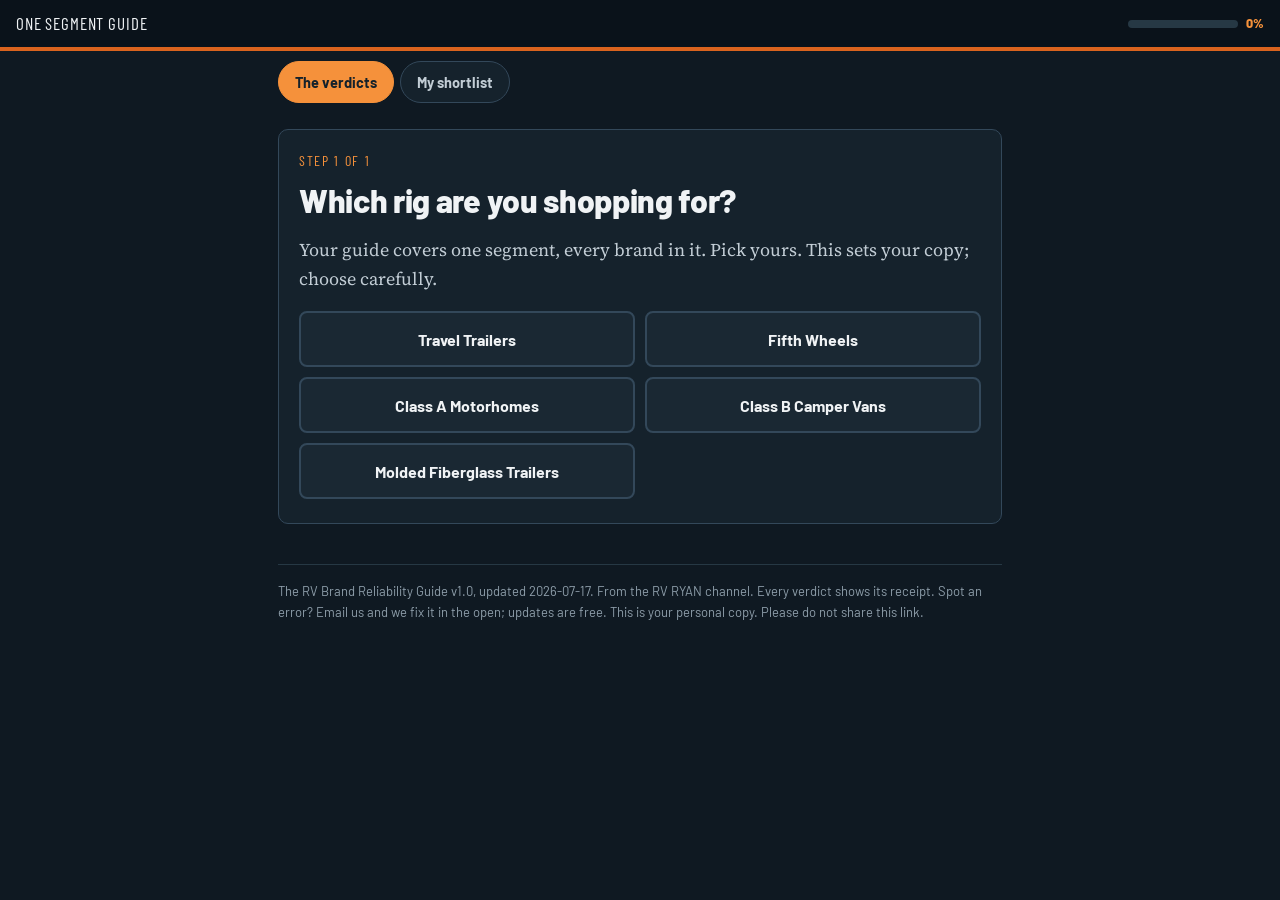
<file: g/VuWnX1p2JkTX/index.html>
<!doctype html>
<html lang="en"><head>
<meta charset="utf-8"><meta name="viewport" content="width=device-width, initial-scale=1">
<meta name="robots" content="noindex,nofollow">
<title>One Segment Guide</title>
<style>
@import url('https://fonts.googleapis.com/css2?family=Barlow+Condensed:wght@600;700&family=Barlow:wght@500;600;700;800&family=Source+Serif+4:ital,opsz,wght@0,8..60,400;0,8..60,600;0,8..60,700;1,8..60,400&display=swap');
:root{--bg:#0F1922;--bg2:#1A2833;--card:#15222C;--navy:#0A121A;--ink:#F0F3F5;--ink2:#C2CDD5;--ink3:#8E9EAA;
--rule:#33485A;--hair:#263844;--real:#1E7A4C;--realtx:#4CC084;--skip:#C03A31;--check:#A5700D;
--mark:#F5913B;--markdp:#D9631E;
--anton:"Barlow Condensed","Arial Narrow",sans-serif;--head:"Barlow",-apple-system,"Segoe UI",Arial,sans-serif;
--body:"Source Serif 4",Georgia,serif;--ui:"Barlow",-apple-system,"Segoe UI",Arial,sans-serif}
*{box-sizing:border-box}
body{margin:0;background:var(--bg);color:var(--ink2);font-family:var(--body);font-size:18px;line-height:1.6}
.wrap{max-width:760px;margin:0 auto;padding:0 18px 90px}
h1,h2,h3{font-family:var(--head);color:var(--ink);font-weight:800;line-height:1.1;letter-spacing:-.01em}
h1{font-size:32px;margin:10px 0 8px}h2{font-size:24px;margin:34px 0 10px}h3{font-size:19px;margin:20px 0 6px}
b,strong{color:var(--ink)}
a{color:var(--mark)}
.topbar{position:sticky;top:0;z-index:40;background:var(--navy);border-bottom:4px solid var(--markdp);
padding:10px 16px;display:flex;align-items:center;justify-content:space-between;gap:12px;
font-family:var(--ui);font-size:13px;color:var(--ink2)}
.topbar .tt{font-family:var(--anton);font-size:17px;letter-spacing:.05em;text-transform:uppercase;color:var(--ink);white-space:nowrap;overflow:hidden;text-overflow:ellipsis}
.progresswrap{display:flex;align-items:center;gap:8px;flex:none}
.pbar{width:110px;height:8px;background:var(--hair);border-radius:99px;overflow:hidden}
.pbar i{display:block;height:100%;background:var(--mark);border-radius:99px;width:0%;transition:width .3s}
.pnum{font-weight:800;color:var(--mark);font-variant-numeric:tabular-nums;white-space:nowrap}
.tabs{position:sticky;top:44px;z-index:39;display:flex;gap:6px;background:var(--bg);padding:10px 0 8px;overflow-x:auto}
.tab{font-family:var(--ui);font-weight:700;font-size:14.5px;color:var(--ink2);background:var(--card);
border:1px solid var(--rule);border-radius:99px;padding:9px 16px;cursor:pointer;white-space:nowrap;min-height:42px}
.tab.on{background:var(--mark);color:#14212B;border-color:var(--mark)}
.hello{background:var(--card);border:1px solid var(--rule);border-radius:10px;padding:20px;margin:18px 0}
.hello .kick{font-family:var(--anton);font-size:14px;letter-spacing:.12em;text-transform:uppercase;color:var(--mark);margin:0 0 6px}
.segpick{display:grid;grid-template-columns:1fr 1fr;gap:10px;margin:14px 0 4px}
.segbtn{font-family:var(--ui);font-weight:700;font-size:16px;color:var(--ink);background:var(--bg2);
border:2px solid var(--rule);border-radius:8px;padding:16px 12px;cursor:pointer;text-align:center;min-height:56px}
.segbtn:hover,.segbtn.on{border-color:var(--mark);background:rgba(217,99,30,.12)}
.milestone{display:flex;align-items:center;gap:10px;background:rgba(30,122,76,.12);border:1px solid var(--real);
border-radius:8px;padding:10px 14px;margin:14px 0;font-family:var(--ui);font-size:15px;color:var(--ink)}
.milestone .mi{flex:none;width:26px;height:26px;border-radius:50%;background:var(--real);color:#fff;
display:flex;align-items:center;justify-content:center;font-weight:800;font-size:14px}
.controls{display:flex;gap:8px;margin:16px 0 10px;flex-wrap:wrap}
.search{flex:1 1 200px;font-family:var(--ui);font-size:17px;padding:12px 14px;border:2px solid var(--rule);
border-radius:8px;background:var(--card);color:var(--ink);min-height:48px}
.search::placeholder{color:var(--ink3)}
.fchip{font-family:var(--ui);font-weight:700;font-size:14px;padding:10px 14px;border-radius:99px;cursor:pointer;
border:1px solid var(--rule);background:var(--card);color:var(--ink2);min-height:44px}
.fchip.on{color:#fff}
.fchip.on.f-buy{background:var(--real);border-color:var(--real)}
.fchip.on.f-caution{background:var(--check);border-color:var(--check)}
.fchip.on.f-avoid{background:var(--skip);border-color:var(--skip)}
.fchip.on.f-all{background:var(--mark);border-color:var(--mark);color:#14212B}
.brand{background:var(--card);border:1px solid var(--rule);border-left:6px solid var(--rule);border-radius:8px;
padding:16px 16px 14px;margin:12px 0}
.brand.v-buy{border-left-color:var(--real)}
.brand.v-caution{border-left-color:var(--check)}
.brand.v-avoid{border-left-color:var(--skip)}
.bhead{display:flex;align-items:center;gap:10px;flex-wrap:wrap}
.bname{font-family:var(--head);font-weight:800;font-size:20px;color:var(--ink);margin:0;flex:1 1 auto}
.tag{font-family:var(--anton);font-size:15px;font-weight:700;letter-spacing:.06em;text-transform:uppercase;
padding:3px 12px;border-radius:3px;color:#fff}
.tag.buy{background:var(--real)}.tag.caution{background:var(--check)}.tag.avoid{background:var(--skip)}
.bhl{margin:10px 0 0;color:var(--ink2)}
.bnote{background:var(--bg2);border:1px solid var(--hair);border-radius:6px;padding:10px 12px;margin:10px 0 0;
font-family:var(--ui);font-size:15px;color:var(--ink2)}
.bnote b{color:var(--mark)}
.splits{margin:10px 0 0;padding:0;list-style:none}
.splits li{display:flex;gap:10px;align-items:baseline;padding:7px 0;border-top:1px dashed var(--hair);
font-family:var(--ui);font-size:15px}
.splits .tag{font-size:12.5px;padding:2px 8px;flex:none}
.receipts{margin:10px 0 0;font-family:var(--ui);font-size:13px;color:var(--ink3)}
.receipts a{color:var(--ink3)}
.unest{margin:10px 0 0;font-family:var(--ui);font-size:13.5px;color:var(--ink3);font-style:italic}
.bacts{display:flex;gap:8px;margin:12px 0 0;flex-wrap:wrap}
.babtn{font-family:var(--ui);font-weight:700;font-size:14px;padding:9px 14px;border-radius:8px;cursor:pointer;
border:1px solid var(--rule);background:transparent;color:var(--ink2);min-height:42px}
.babtn.done{background:rgba(30,122,76,.15);border-color:var(--real);color:var(--realtx)}
.babtn.listed{background:rgba(217,99,30,.15);border-color:var(--markdp);color:var(--mark)}
.shortlist-box{background:var(--card);border:2px solid var(--markdp);border-radius:10px;padding:18px;margin:16px 0}
.empty{font-family:var(--ui);color:var(--ink3);font-size:15px}
.modsec{background:var(--card);border:1px solid var(--rule);border-radius:10px;padding:18px;margin:14px 0}
.ck{list-style:none;padding:0;margin:10px 0 0}
.ck li{display:flex;gap:12px;align-items:flex-start;padding:10px 0;border-top:1px dashed var(--hair);
font-family:var(--ui);font-size:16px;cursor:pointer}
.ck .box{flex:none;width:26px;height:26px;border:2px solid var(--rule);border-radius:6px;margin-top:1px;
display:flex;align-items:center;justify-content:center;color:transparent;font-weight:800}
.ck li.on .box{background:var(--real);border-color:var(--real);color:#fff}
.ck li.on{color:var(--ink3);text-decoration:line-through}
.ring{display:flex;align-items:center;gap:14px;margin:8px 0 4px;font-family:var(--ui)}
.ring svg{flex:none}
.ring .rl{font-size:15px;color:var(--ink2)}
.walkaway{background:rgba(192,58,49,.12);border:1px solid var(--skip);border-radius:8px;padding:12px 14px;
margin:12px 0;font-family:var(--ui);font-size:15px}
.walkaway b{color:#F07B72}
.srcs{font-family:var(--ui);font-size:12.5px;color:var(--ink3);margin:8px 0 0}
.printbtn{font-family:var(--ui);font-weight:700;font-size:14px;padding:10px 16px;border-radius:8px;
border:1px solid var(--rule);background:var(--card);color:var(--ink2);cursor:pointer;min-height:44px}
.foot{margin:40px 0 0;padding:16px 0;border-top:1px solid var(--hair);font-family:var(--ui);font-size:13px;color:var(--ink3)}
.hide{display:none!important}
@media print{
 body{background:#fff;color:#222;font-size:12.5px}
 .topbar,.tabs,.controls,.bacts,.printbtn,.segpick,.milestone{display:none!important}
 .brand,.modsec,.hello,.shortlist-box{border-color:#bbb;background:#fff;break-inside:avoid}
 h1,h2,h3,b,strong,.bname{color:#111}
 .bhl,.bnote,.splits li{color:#333}
 .hide{display:none!important}
 a{color:#333}
}
@media(max-width:480px){h1{font-size:26px}.segpick{grid-template-columns:1fr}}
</style>
</head><body>
<div class="topbar">
  <span class="tt">One Segment Guide</span>
  <span class="progresswrap"><span class="pbar"><i id="pfill"></i></span><span class="pnum" id="pnum"></span></span>
</div>
<div class="wrap">
  <div id="app"></div>
  <div class="foot">The RV Brand Reliability Guide v1.0, updated 2026-07-17. From the RV RYAN channel.
  Every verdict shows its receipt. Spot an error? Email us and we fix it in the open; updates are free.
  This is your personal copy. Please do not share this link.</div>
</div>
<script id="pdata" type="application/json">{"tier":"segment","tierName":"One Segment Guide","oneSegment":true,"segments":{"travel-trailer":"Travel Trailers","molded-fiberglass":"Molded Fiberglass Trailers","fifth-wheel":"Fifth Wheels","class-a":"Class A Motorhomes","class-b":"Class B Camper Vans","class-c":"Class C Motorhomes","truck-camper":"Truck Campers","tires":"RV Tires","water-heaters":"RV Water Heaters","mixed":"Across The Lot"},"bySegment":{"travel-trailer":["lance","northwood-manufacturing","escape-trailer-industries","outdoors-rv","oliver-travel-trailers","forest-river","thor-industries","casita","airstream","brinkley-rv","northwood-and-arctic-fox"],"molded-fiberglass":["escape-trailer-industries","oliver-travel-trailers","casita","scamp","cortez-campers","bigfoot"],"class-a":["forest-river","gulf-stream","thor-motor-coach","tiffin","entegra-coach","newmar","foretravel","newell-coach"],"class-b":["grech-rv","storyteller-overland","airstream-interstate","pleasure-way","advanced-rv"],"truck-camper":["lance","four-wheel-campers","northstar","alaskan-campers"],"tires":["compass-telurite-austone-chaoyang-aks-yks-no-name-originals","carlisle","castle-rock","westlake","trailer-king-rst","power-king-tow-max-st-rr","goodyear-marathon","goodyear-endurance"],"water-heaters":["fogatti","furrion","girard","precisiontemp","truma"],"mixed":["keystone","jayco","fleetwood","coachmen","heartland","grand-design","dutchmen","thor-hurricane","northwood-arctic-fox","forest-river-rockwood-and-flagstaff","winnebago","rockwood-and-flagstaff","nucamp-rv","nash","arctic-fox","monaco"]},"brands":[{"slug":"heartland","name":"Heartland","verdict":"avoid","headline":"Thor Industries subsidiary specializing in fifth wheels and travel trailers. In October 2025 NHTSA recalled Heartland Bighorn fifth wheels because the Murphy bed mechanism could fail and the bed could fall unexpectedly on whoever was sleeping underneath. Overall rating on multiple review platforms is 3.2 out of 5, with a consistent pattern of electrical failures, HVAC systems that don't work out of the box, and water system defects discovered on the first fill.","note":"","confidence":null,"unestablished":"","splits":[],"proof":[],"citations":[{"source":{"videoId":"OeNs3vD2mI4","title":"8 Brand-New RV Brands HIDING Factory Defects On The Lot (The \"Walk Away\" List)","url":"https://youtu.be/OeNs3vD2mI4"}},{"source":{"videoId":"5B5z4qaSu64","title":"7 RV Brands Flooding Auction Lots Right Now — And The Only 3 Worth Bidding On","url":"https://youtu.be/5B5z4qaSu64"}},{"source":{"videoId":"CVtWg2wgbUA","title":"6 More RV Brands That Were Trusted In 2018 — And Are Now Unrecognizable","url":"https://youtu.be/CVtWg2wgbUA"}}],"segments":["mixed"]},{"slug":"thor-industries","name":"Thor Industries","verdict":"avoid","headline":"Named as one of the two corporate empires (with Forest River) that dominate the industry on a volume/speed/throughput model; trailers built under piece-rate pay, where factory workers are incentivized to move fast rather than carefully.","note":"","confidence":null,"unestablished":"","splits":[],"proof":[],"citations":[{"source":{"videoId":"qQPKjAHSE24","title":"The Only 5 Travel Trailer Brands That WON'T Fail You (The \"Safe List\")","url":"https://youtu.be/qQPKjAHSE24"}}],"segments":["travel-trailer"]},{"slug":"compass-telurite-austone-chaoyang-aks-yks-no-name-originals","name":"Compass / Telurite / Austone / Chaoyang / AKS / YKS (no-name originals)","verdict":"avoid","headline":"No-name original equipment tires chosen by the factory to hit a low price, not to protect your trailer. Owners report failures with full tread, low miles, no road hazard, and no warning. Replace them with a proven name brand tire before your first long trip.","note":"No-name original equipment tires chosen by the factory to hit a low price, not to protect your trailer. Owners report failures with full tread, low miles, no road hazard, and no warning. Replace them with a proven name brand tire before your first long trip.","confidence":null,"unestablished":"","splits":[],"proof":[{"fact":"Verified wording, evidence pass 2026-07-17","source":"https://tirereviewsandmore.com/taskmaster-provider-st-radial-reviews/"},{"fact":"Verified wording, evidence pass 2026-07-17","source":"https://www.tire-reviews.com/Tire/Austone"}],"citations":[{"source":{"videoId":"aLOGC4JpZ28","title":"7 RV Tire Brands That Will Blow Out At Highway","url":"https://youtu.be/aLOGC4JpZ28"}}],"segments":["tires"]},{"slug":"castle-rock","name":"Castle Rock","verdict":"avoid","headline":"Budget special-trailer tire chosen to hit a low spec-sheet number. One owner had a catastrophic failure inside 2,000 miles on a brand new toy hauler; pulling the other three tires showed the internal cords already coming apart inside the casing while the rig sat in the driveway.","note":"","confidence":null,"unestablished":"","splits":[],"proof":[],"citations":[{"source":{"videoId":"aLOGC4JpZ28","title":"7 RV Tire Brands That Will Blow Out At Highway","url":"https://youtu.be/aLOGC4JpZ28"}}],"segments":["tires"]},{"slug":"westlake","name":"Westlake","verdict":"avoid","headline":"One owner logged three separate blowouts on the same rig, every one of them a Westlake. Other owners tow on them for years without trouble, so the failure pattern is a coin flip. The safe call is to replace them instead of betting on which side of the average you land on.","note":"","confidence":null,"unestablished":"","splits":[],"proof":[{"fact":"Verified wording, evidence pass 2026-07-17","source":"https://www.rvtravel.com/why-did-my-travel-trailer-have-3-tire-blowouts-in-18-months-rvt-1130/"}],"citations":[{"source":{"videoId":"aLOGC4JpZ28","title":"7 RV Tire Brands That Will Blow Out At Highway","url":"https://youtu.be/aLOGC4JpZ28"}}],"segments":["tires"]},{"slug":"trailer-king-rst","name":"Trailer King RST","verdict":"avoid","headline":"Owners report blowouts doing thousands of dollars in damage. Documented repair bills run from about $5,300 to $7,000, and one owner said insurance covered a $7,000 repair.","note":"","confidence":null,"unestablished":"","splits":[],"proof":[{"fact":"Verified wording, evidence pass 2026-07-17","source":"https://www.tires-easy.com/blog/trailer-king-rst-real-world-insights/"}],"citations":[{"source":{"videoId":"aLOGC4JpZ28","title":"7 RV Tire Brands That Will Blow Out At Highway","url":"https://youtu.be/aLOGC4JpZ28"}}],"segments":["tires"]},{"slug":"power-king-tow-max-st-rr","name":"Power King Tow Max ST RR","verdict":"avoid","headline":"Federal recall in late 2014 of roughly 17,369 tires in one size for incorrect load capacity and inflation pressure stampings on the sidewall; manufactured at a plant in Shandong, China; a certified class action lawsuit followed for owners in Florida and Colorado over tread separation.","note":"","confidence":null,"unestablished":"","splits":[],"proof":[],"citations":[{"source":{"videoId":"aLOGC4JpZ28","title":"7 RV Tire Brands That Will Blow Out At Highway","url":"https://youtu.be/aLOGC4JpZ28"}}],"segments":["tires"]},{"slug":"goodyear-marathon","name":"Goodyear Marathon","verdict":"avoid","headline":"tread separation problems led to lawsuits and a class action investigation","note":"","confidence":null,"unestablished":"","splits":[],"proof":[{"fact":"Verified wording, evidence pass 2026-07-17","source":"https://www.classaction.org/goodyear-marathon-tire-blowout-lawsuit"}],"citations":[{"source":{"videoId":"aLOGC4JpZ28","title":"7 RV Tire Brands That Will Blow Out At Highway","url":"https://youtu.be/aLOGC4JpZ28"}}],"segments":["tires"]},{"slug":"dutchmen","name":"Dutchmen","verdict":"avoid","headline":"Thor Industries subsidiary now absorbing private-label production volume shifted over from Heartland during an industry contraction. Owners report insufficient clearance between trailer floors and wheel wells, which can hurt handling at highway speeds. Some fifth wheel models shipped with the wrong hitch system installed ,  an 18,000lb-rated hitch on a unit that needs a 21,000lb one. Budget-oriented models draw consistent complaints about build quality, water leaks, and slow-to-nonexistent warranty support.","note":"","confidence":null,"unestablished":"","splits":[],"proof":[],"citations":[{"source":{"videoId":"5B5z4qaSu64","title":"7 RV Brands Flooding Auction Lots Right Now — And The Only 3 Worth Bidding On","url":"https://youtu.be/5B5z4qaSu64"}}],"segments":["mixed"]},{"slug":"thor-hurricane","name":"Thor Hurricane","verdict":"avoid","headline":"In late 2025 Thor recalled several 2025 and 2026 models, including the Four Winds, Chateau, Quantum, and others, because a missing clamp could let the propane generator hose touch the hot generator exhaust. Heat could damage the hose, leak gas, and start a fire. Thor's own advisory told owners not to use the generator until the recall repair was done.","note":"","confidence":null,"unestablished":"","splits":[],"proof":[{"fact":"Verified wording, evidence pass 2026-07-17","source":"https://www.lumafield.com/recalls/thor-motor-coach---liquid-propane-hose-may-contact-generator-exhaust"}],"citations":[{"source":{"videoId":"5B5z4qaSu64","title":"7 RV Brands Flooding Auction Lots Right Now — And The Only 3 Worth Bidding On","url":"https://youtu.be/5B5z4qaSu64"}}],"segments":["mixed"]},{"slug":"forest-river-rockwood-and-flagstaff","name":"Forest River, Rockwood, and Flagstaff","verdict":"avoid","headline":"In 2015 the Rockwood and Flagstaff lines ran real-wood cabinetry with cam locks and correctly gauged wiring, with every unit water-tested at the Goshen, Indiana plant. After Forest River doubled the production schedule between 2019-2022, cabinetry shifted to printed melamine over particle board with staples, the roof membrane spec thinned, and forums that used to post 10,000-mile clean reports are now posting delamination photos at 6 months and slide-out failures inside the warranty period. A 2015 Rockwood Signature Ultra Lite resells at roughly 78% of original sticker versus about 52% for a 2023 unit of the same trim.","note":"","confidence":null,"unestablished":"","splits":[],"proof":[],"citations":[{"source":{"videoId":"4y3oZUhKtBg","title":"5 RV Brands That Were Bulletproof in 2015—Now Falling Apart After One Trip","url":"https://youtu.be/4y3oZUhKtBg"}}],"segments":["mixed"]},{"slug":"monaco","name":"Monaco","verdict":"avoid","headline":"Monaco Coach Corporation (founded 1968) went bankrupt in 2009, was bought by Navistar, then absorbed by REV Group. Present-era Monaco units share platforms, parts bins, and production lines with budget-tier brands in the same corporate family. Owner forums for post-2018 units report undersized HVAC for the coach footprint, cabinet faces separating from frames within the first year, slide-out mechanisms grinding and binding, and gelcoat with orange-peel inconsistency.","note":"","confidence":null,"unestablished":"","splits":[],"proof":[],"citations":[{"source":{"videoId":"3sMLu8Cnc8U","title":"5 RV Brands That Were Bulletproof In 2015 — And Are Now COMPLETE Junk (The Collapse List)","url":"https://youtu.be/3sMLu8Cnc8U"}}],"segments":["mixed"]},{"slug":"jayco","name":"Jayco","verdict":"caution","headline":"Jayco is a middle of the road pick: not the disaster some videos claim, but not a safe bet either. Its 2 year limited warranty plus 3 year structural warranty is real and beats the 1 year most brands offer, though owners say getting a dealer to actually do the work can drag on for weeks or months. If you are shopping used, be extra careful with 2020 to 2022 build years (the whole Elkhart RV industry cut corners during the COVID rush), and check every window, seam, and corner for water damage, because leaks and delamination are the most common problems owners report.","note":"The real quality dip is 2020 to 2022, and it is industry-wide Elkhart, not Jayco-specific and not Thor-specific. The whole industry cut corners during the COVID rush. Buy outside that window with more confidence. That single fact explains most of why our own videos disagreed about this brand.","confidence":"medium","unestablished":"The Thor 2016 effect is unproven in EITHER direction. No before/after recall or complaint-rate data exists. \"Thor ruined Jayco\" is a real owner belief with no data behind it, so do not print it. Also could not establish: total Jayco recall count or defect rate relative to peers (no baseline exists), and the current 2025-26 sidewall substrate for Eagle/Pinnacle (Jayco stopped publishing it).","splits":[{"scope":"Jay Feather family (Feather, Air, SL, Air SL)","verdict":"buy","why":"The only line with the genuine Azdel spec upgrade, starting model year 2023. Offset by real laminated-floor delamination complaints, so inspect the floor."},{"scope":"Jay Flight and Jay Flight SLX","verdict":"caution","why":"Entry build, decontented against the standard Jay Flight. Carries the Jayco-caused carbon monoxide recall 25V-528."},{"scope":"Eagle, Pinnacle and North Point","verdict":"caution","why":"The heaviest structural chatter online, but the widely repeated 13,100 unit frame recall does not exist. Treat the online fear as overstated."},{"scope":"Seismic and Octane (toy haulers)","verdict":"avoid","why":"The most mechanically coherent failure cluster in the brand: Lippert leveling and jacks underspecified for the weight they carry."},{"scope":"Redhawk, Alante and Greyhawk (motorized)","verdict":"caution","why":"Most complaints trace to the Ford or Ram chassis, not to Jayco build quality. Do not blame Jayco for those."}],"proof":[{"fact":"NHTSA 25V-528 (filed August 14, 2025, 173 units, 2024-25 Jay Flight SLX): the furnace exhaust vent was missing from the exterior wall, a carbon monoxide poisoning risk. This one is a Jayco-caused assembly error."},{"fact":"NHTSA 22V-571 (August 19, 2022, 11,532 units, 2022-23 Eagle, Eagle HT, Jay Flight, SLX, North Point, Pinnacle, Seismic): awning fabric weld separation. This one is supplier-caused (Lippert 22E-055), not Jayco engineering, and should not be counted against Jayco build quality."},{"fact":"NHTSA 25V-072 (February 7, 2025, 1,106 units, 2021-25 Jayco Terrain and Entegra Launch): the gray tank bracket can rub the fuel tank, a fire risk. Jayco’s own filing calls it an engineering design error."},{"fact":"NHTSA 24V-762 (October 14, 2024, 2,066 units): the tire label listed load range C instead of E. A Jayco-caused data error."},{"fact":"The warranty is confirmed current: 2 year limited plus 3 year structural, longer than the 1 year industry norm. This is a real and checkable differentiator."},{"fact":"Jayco moved TO Azdel composite, and only on the Jay Feather family, starting model year 2023. The 2022 Jay Feather lists Stronghold VBL laminated walls with no Azdel; the 2023 Jay Feather lists Azdel laminated interior and exterior walls. Azdel’s own OEM list names only the Jay Feather series, and the 2026 Eagle fifth wheel still lists Stronghold VBL walls only, with no Azdel."},{"fact":"Dominant real owner themes, in consensus order: water intrusion (widest by far), delamination, QC lottery (same model, wildly different units), and dealer warranty delays of weeks to months. Blame on the delays skews dealer-side, not Jayco refusing claims."}],"citations":[{"source":{"videoId":"tzW-wF5EWbk","title":"5 Repossessed RV Brands FLOODING Dealer Lots Right Now (The \"Fire Sale\" List)","url":"https://youtu.be/tzW-wF5EWbk"}},{"source":{"videoId":"OeNs3vD2mI4","title":"8 Brand-New RV Brands HIDING Factory Defects On The Lot (The \"Walk Away\" List)","url":"https://youtu.be/OeNs3vD2mI4"}},{"source":{"videoId":"5B5z4qaSu64","title":"7 RV Brands Flooding Auction Lots Right Now — And The Only 3 Worth Bidding On","url":"https://youtu.be/5B5z4qaSu64"}}],"segments":["mixed"]},{"slug":"keystone","name":"Keystone","verdict":"caution","headline":"Keystone is a caution, not the flat avoid our videos mostly called it. The scary stories are real: federal regulators made Keystone bolt reinforcement plates onto buckling 2019 to 2021 Outback frames, and since early 2025 the company has recalled new units for miswired electrical boxes, backwards generator fuel lines, and loose suspension bolts. That points to sloppy factory work on new units, not a dead brand. If you shop Keystone, stay with the Montana or Cougar lines, skip the cheap Springdale and Hideout, run the VIN through the NHTSA recall lookup, and pay for an independent inspection before you sign.","note":"The channel said avoid 10 times and caution once, yet almost every hard fact it cited checks out. The verdict still lands at caution because Keystone is the biggest name in towables, so it throws off more raw complaint noise than small brands, every recall fix was free, and quality splits hard by product line. The one caution video (Montana as slow erosion, inspect your way out of it) was the closest to right. The real pattern buyers should care about: three factory assembly error recalls in about 14 months (miswired electrics March 2025, backwards fuel lines Nov 2025, loose shock bolts May 2026). That is a factory discipline problem on brand new units, which is why the fix is a recall check plus independent inspection, not walking away from the brand entirely.","confidence":"medium","unestablished":"Could not verify: that Keystone generates the most complaints of any Thor Industries subsidiary (no per-brand complaint data exists), the claim that the Cougar racks up NHTSA complaints at 10 times Escape's per-unit rate (no source found), the 3.1 out of 5 RV Insider score (the page would not load), the 2025 Montana roof separation anecdote, the piece-rate pay claim as Keystone specific (it is an industry-wide Elkhart practice), that Keystone was Thor's number one selling brand in 2023, and the 2 to 3 year water damage timeline as specific to Springdale and Hideout (review sites confirm water damage as the top complaint but do not isolate those lines). Also note: the miswired 7-way cord recall was reported as 873 units in March 2025 trade press but NHTSA's record lists 383.","splits":[{"scope":"Montana, Montana High Country, Alpine (flagship fifth wheels)","verdict":"caution","why":"The best build in the brand with a large loyal owner club, but 2025 to 2026 Alpine and 2026 Montana units sit in the shock bolt recall 26V313000, and the 2021 High Country had a fire risk wiring recall that owners on the Montana forum say was a known water-trapping design flaw for years before Keystone fixed it. Verify recall work, then inspect."},{"scope":"Cougar (mid-tier)","verdict":"caution","why":"The heaviest complaint chatter in the brand and 2024 units are in the 2026 shock bolt recall. Delamination and water intrusion are the top owner complaints. Buy only with a clean recall check and an independent inspection."},{"scope":"Entry lines: Springdale, Hideout, Passport, Colorado, Sunset Trail, Kodiak","verdict":"avoid","why":"The thinnest build in the lineup, and the 2025 miswired 7-way cord and 12-volt box recall (fire risk, NHTSA 25V151000) landed on Colorado, Kodiak, and Sunset Trail. Owner review themes (leaks, staple-grade cabinetry, warranty fights) cluster at this price tier."},{"scope":"Used 2019 to 2021 Outback 335CG and 340BH","verdict":"avoid","why":"These carry the frame rail buckling recall 20V715000. The official fix was bolting reinforcement plates to the existing frame, not replacing it. Do not buy one without proof the recall work was done, and even then have the frame inspected."},{"scope":"Voltage toy haulers 2024 to 2026","verdict":"caution","why":"Two fresh recalls: generator fuel lines installed backwards (25V771000, fire risk) and ramp doors that can break away while loading (26V026000). Both fixes are free, so confirm both were done before purchase."}],"proof":[{"fact":"NHTSA campaign 20V715000 (filed November 18, 2020, 1,296 units, 2019 to 2021 Outback 335CG and 340BH): a section of the frame rail may have inadequate support where the drawbar attaches, allowing the frame rail to buckle. The official remedy was dealers adding reinforcement plates to the existing frame, free of charge.","source":"https://api.nhtsa.gov/recalls/campaignNumber?campaignNumber=20V715000"},{"fact":"NHTSA campaign 26V313000 (filed May 18, 2026, 926 units per the NHTSA record, 773 in first press reports; 2024 Cougar, 2025 to 2026 Alpine, 2026 Montana and Walkabout): shock bolts may have been incorrectly tightened, which can reduce stability and raise crash risk. Owner letters mailed June 1, 2026.","source":"https://api.nhtsa.gov/recalls/campaignNumber?campaignNumber=26V313000"},{"fact":"NHTSA campaign 25V771000 (filed November 10, 2025, 2024 to 2026 Keystone Voltage): generator fuel lines were installed incorrectly, feeding fuel into the wrong side of the carburetor, a fire risk. Same vehicle record also shows 26V026000 (January 2026), ramp doors that can break away from the frame while loading.","source":"https://api.nhtsa.gov/recalls/recallsByVehicle?make=KEYSTONE&model=VOLTAGE&modelYear=2025"},{"fact":"NHTSA campaign 15V317000 (filed May 27, 2015, across Cougar, Montana, Outback, and other 2015 lines): screws attaching the slide room to its cable mechanism could fail, allowing the room to extend while the trailer is moving. So the slide-out-opens-while-towing recall is real but dates to 2015, not recent.","source":"https://api.nhtsa.gov/recalls/recallsByVehicle?make=KEYSTONE&model=COUGAR&modelYear=2015"},{"fact":"NHTSA campaign 25V151000 (filed March 2025; 2025 Kodiak, Colorado 260RBC/270BHC/280BHC, Sunset Trail): the 7-way cord and 12-volt distribution box were wired incorrectly, leaving wiring without surge protection, a fire risk. NHTSA's record lists 383 units; March 2025 trade press reported 873.","source":"https://api.nhtsa.gov/recalls/campaignNumber?campaignNumber=25V151000"},{"fact":"Keystone RV Company holds a BBB A+ rating and has been BBB accredited since November 13, 2003, while the same profile page carries a stream of negative owner reviews about leaks, workmanship, and denied warranty claims. The A+ grades complaint handling paperwork, not product quality.","source":"https://www.bbb.org/us/in/goshen/profile/wholesale-campers/keystone-r-v-company-0352-23000532"},{"fact":"Keystone scores 1.7 out of 5 stars from 454 registered reviews on Pissed Consumer, with water damage and delamination, poor workmanship, denied warranty claims, and unresponsive customer service as the top themes. Only 33 percent of reviewers would recommend the brand.","source":"https://keystone-rv.pissedconsumer.com/review.html"},{"fact":"Thor Industries' own corporate history confirms it acquired Keystone RV in 2001, so ownership has been stable for 25 years. Any story framing Keystone's problems as a recent ownership change is wrong; the brand has been under Thor since 2001.","source":"https://www.thorindustries.com/history"},{"fact":"Montana Owners Club forum thread on the 2021 Montana High Country wiring recall (moisture collecting in 120V slide circuit connectors, fire risk): veteran owners state the water-trapping connector boxes had been a known problem for many years before Keystone recalled one version of it, supporting the slow-erosion read on the flagship line.","source":"https://www.montanaowners.com/threads/keystone-montana-safety-recall.995295/"}],"citations":[{"source":{"videoId":"tzW-wF5EWbk","title":"5 Repossessed RV Brands FLOODING Dealer Lots Right Now (The \"Fire Sale\" List)","url":"https://youtu.be/tzW-wF5EWbk"}},{"source":{"videoId":"OeNs3vD2mI4","title":"8 Brand-New RV Brands HIDING Factory Defects On The Lot (The \"Walk Away\" List)","url":"https://youtu.be/OeNs3vD2mI4"}},{"source":{"videoId":"5B5z4qaSu64","title":"7 RV Brands Flooding Auction Lots Right Now — And The Only 3 Worth Bidding On","url":"https://youtu.be/5B5z4qaSu64"}}],"segments":["mixed"]},{"slug":"forest-river","name":"Forest River","verdict":"caution","headline":"Forest River is a caution, not a flat avoid. The Wall Street Journal reported in June 2025 that Forest River issued more recalls than any US automaker or RV maker from 2015 to 2024, about 50 a year, most from simple assembly mistakes like a wrong fuse or a misaligned furnace vent, and it paid a 5 million dollar federal fine in 2015 for failing to report defects. The company builds over 100,000 RVs a year across more than 100 plants, so quality is a lottery by plant and by line. Run the VIN through nhtsa.gov before you buy, and walk away from Palomino Puma fifth wheels until the wiring fire lawsuit is settled.","note":"The avoid verdicts leaned on a real Wall Street Journal investigation, and that part checks out. But the channel padded it with claims that do not survive checking, and it treated a company with dozens of brands and 100 plus plants as one product. Every verified defect here has a documented recall fix, and our own guide already rates Forest River's Coachmen and Rockwood lines as caution, so a flat avoid on the parent would contradict our own entries. The honest call is caution overall, with a hard avoid only on the Puma fifth wheels at the center of the wiring fire class action. Court filings there show inspectors found wiring violations in 51 of 86 sampled models, about 60 percent, even after a 41,000 unit recall.","confidence":"medium","unestablished":"The 240 BBB complaints for Forest River versus 38 for Winnebago. Those numbers appear only in the paywalled WSJ piece and we could not open it, so we do not print them. The claim that Forest River recalled over 200,000 units in one recent year. The Rockwood and Flagstaff quality decline story, including the switch to melamine cabinets, the doubled production schedule from 2019 to 2022, and factory water testing at Goshen. The outcome of the Nelson wiring class action, which had a certification ruling pending and a trial scheduled for September 2025. Per-unit defect rates versus other brands, which no public data can support.","splits":[{"scope":"Palomino Puma fifth wheels, 2002 to 2022","verdict":"avoid","why":"The center of the Nelson wiring fire class action, which covers 2002 to 2022 models. In 2024 Forest River recalled about 41,000 Puma and Cedar Creek fifth wheels for the same 7-way wiring defect, but that recall covers 2006 to 2024 Pumas, not the full class action window. And in court filings the plaintiffs' lawyers inspected about 400 units across 86 models and found 51 of 86 sampled models, about 60 percent, wired in violation. So the recall may not cover the trailer in front of you."},{"scope":"Cedar Creek fifth wheels, 2004 to 2024","verdict":"caution","why":"Pulled into the same 2024 wiring fire recall as the Puma, about 41,000 units total. The fix is free rewiring by the dealer. Demand proof the recall work was done before you buy."},{"scope":"Riverstone fifth wheels, 2018 to 2026","verdict":"caution","why":"NHTSA recall 25V550000 covers all 2,379 units for steel brake lines that can fail and leak fluid. There is a free fix. Demand proof the recall work was done before you buy."},{"scope":"Salem, Wildwood and Ozark travel trailers, 2021 to 2022","verdict":"caution","why":"NHTSA recall 22V729000 covers 5,168 units whose fresh water tank can dislodge and fall to the road. The fix is added straps. Verify it was done."},{"scope":"Rockwood and Flagstaff","verdict":"caution","why":"Same trailer sold under two badges. See the Rockwood and Flagstaff entry. Judge them exactly as Forest River."},{"scope":"Coachmen","verdict":"caution","why":"Recalls are filed under Forest River's name and Coachmen models get pulled in the same notices. See the Coachmen entry."},{"scope":"All other Forest River lines","verdict":"caution","why":"Forest River recalls in narrow build windows, often under 100 units at a time, so the brand name tells you little. Check the specific VIN at nhtsa.gov and inspect hard before buying."}],"proof":[{"fact":"The Wall Street Journal reported in June 2025 that from 2015 to 2024 Forest River issued more recalls than any US automaker or RV manufacturer, averaging about 50 recalls a year, many from human assembly error: microwaves punctured by wrong-length screws, misaligned furnace flues found a month after the inspector quit, and a 2023 recall of 50 towables for a wrong fuse installed during a parts shortage. The same article notes Forest River paid a 5 million dollar federal fine in 2015 for failing to properly report defects, and sells more than 100,000 RVs a year.","source":"http://web.archive.org/web/20250920051326/https://www.rvtravel.com/wall-street-journal-alleges-quality-flaws-forest-river-rvs-1215b/"},{"fact":"NHTSA recall 24V395 (June 2024, 41,353 units) covers 2006 to 2024 Palomino Puma and 2004 to 2024 Cedar Creek fifth wheels for incorrectly routed overcurrent protection on the 7-way connector wiring, a fire risk. Owner letters went out July 14, 2024 and the remedy is free rewiring by dealers.","source":"https://www.rvtravel.com/forest-river-recalls-more-than-41000-rvs-bad-wiring-fire-risk/"},{"fact":"Court filings in Nelson v. Forest River (4:22-cv-00049, D. Mont.) show plaintiffs' counsel inspected about 400 units across 86 Forest River fifth wheel models and found 51 of 86 models, about 60 percent, wired in violation of overcurrent protection standards.","source":"https://www.govinfo.gov/app/details/USCOURTS-mtd-4_22-cv-00049"},{"fact":"NHTSA recall 23V660000 (received September 29, 2023, 50 units) covers 2024 Shasta Phoenix and Coachmen Brookstone, Chaparral and Chaparral Lite fifth wheels for an incorrect fuse in the power distribution center, a fire risk. This is the wrong-fuse story our videos cited, confirmed at the source.","source":"https://api.nhtsa.gov/recalls/campaignNumber?campaignNumber=23V660000"},{"fact":"NHTSA recall 25V550000 (received August 26, 2025, 2,379 units) covers 2018 to 2026 Riverstone fifth wheels. Steel hydraulic brake lines may fail and leak fluid, causing loss of brakes. Owner letters went out September 19, 2025 and dealers replace the lines free.","source":"https://api.nhtsa.gov/recalls/campaignNumber?campaignNumber=25V550000"},{"fact":"NHTSA recall 22V729000 (received September 30, 2022, 5,168 units) covers 2021 to 2022 Salem, Wildwood and Ozark travel trailers. The fresh water tank may dislodge and fall to the ground when full. Dealers install retention straps free.","source":"https://api.nhtsa.gov/recalls/campaignNumber?campaignNumber=22V729000"},{"fact":"A class action filed May 23, 2022 in Montana federal court (plaintiff Jay Nelson, whose 2019 Puma caught fire in May 2020) alleges 2002 to 2022 Forest River fifth wheels lack overcurrent protection on the wiring between the seven-way junction box and the battery, a fire risk that violates National Fire Protection Association standards.","source":"https://www.classaction.org/news/forest-river-hit-with-class-action-over-alleged-rv-wiring-system-problems"},{"fact":"On March 23, 2023 a federal judge ruled the Nelson wiring class action could proceed. The suit primarily covers Palomino Puma fifth wheels from 2002 to 2022, and investigations suggest Salem, Rockwood, Flagstaff and Wildwood may also be affected.","source":"https://mttrials.com/blog/fire-risk-in-major-rv-brand-class-action-suit/"},{"fact":"Forest River was founded in 1996 by Peter Liegl and bought by Berkshire Hathaway in 2005 for 800 million dollars. It is headquartered in Elkhart, Indiana and runs more than 100 manufacturing plants with about 11,000 employees across dozens of RV, bus, trailer and pontoon brands.","source":"https://en.wikipedia.org/wiki/Forest_River_(company)"}],"citations":[{"source":{"videoId":"tzW-wF5EWbk","title":"5 Repossessed RV Brands FLOODING Dealer Lots Right Now (The \"Fire Sale\" List)","url":"https://youtu.be/tzW-wF5EWbk"}},{"source":{"videoId":"qQPKjAHSE24","title":"The Only 5 Travel Trailer Brands That WON'T Fail You (The \"Safe List\")","url":"https://youtu.be/qQPKjAHSE24"}},{"source":{"videoId":"vyyL9Q4V29s","title":"Only 5 Class A Motorhome Brands That Still Last","url":"https://youtu.be/vyyL9Q4V29s"}}],"segments":["travel-trailer","class-a"]},{"slug":"grand-design","name":"Grand Design","verdict":"caution","headline":"Grand Design is a caution buy, and the year matters more than the badge. Federal safety regulators opened investigation PE24029 in October 2024 into frame flex on 55,887 Solitude and Momentum fifth wheels from 2017 through 2023, with reports of cargo doors popping open while towing. If you are shopping used, the 2020 and newer units carry a 5 year transferable frame warranty and the 2017 to 2019 units do not, which makes those older years the ones to walk away from.","note":"The year matters more than the badge. Federal investigation PE24029 covers 2017 through 2023 Solitude and Momentum fifth wheels. Grand Design's own 5 year transferable frame warranty only reaches back to 2020, so the 2017 to 2019 units sit inside the investigation with no frame coverage. That gap is the whole buying decision.","confidence":"medium","unestablished":"Current disposition of PE24029 after Feb 2025 (upgraded to Engineering Analysis, closed, or still open). Class action outcome or certification status. Independent resale data. Whether the Winnebago acquisition caused a measurable quality change. Imagine-specific failure patterns. Exact starting model year for the Omega frame.","splits":[{"scope":"Solitude and Momentum, 2017 to 2019","verdict":"avoid","why":"Inside the federal investigation population, and excluded from the 5 year frame warranty that only reaches back to 2020. Worst of both."},{"scope":"Solitude and Momentum, 2020 to 2023","verdict":"caution","why":"Inside the investigation population, but covered by the retroactive transferable 5 year frame warranty. Note a 2020 unit's 5 year clock is running out now."},{"scope":"Reflection and Influence, 2020 to 2023","verdict":"caution","why":"Named in the April 2025 class action, but not in the NHTSA probe. Lower documented risk than Solitude and Momentum."},{"scope":"2026 and newer Omega frame units","verdict":"caution","why":"A real engineering response, announced November 2025, but no independent testing exists yet. Too new to call a buy."},{"scope":"Imagine","verdict":"caution","why":"No documented frame flex involvement. It is a travel trailer and the defect is a fifth wheel upper deck issue. We do not extend the warning here."}],"proof":[{"fact":"NHTSA opened Preliminary Evaluation PE24029 on October 9, 2024, covering 55,887 model year 2017 to 2023 Momentum and Solitude fifth wheels. 23 complaints, 22 involving a door opening in transit, 1 injury."},{"fact":"Grand Design officially concedes that a small number of larger Solitude and Momentum fifth wheels may have experienced excessive frame flex. Its TSB 24-001 defines excessive flex as vertical movement greater than 3/8 inch."},{"fact":"Lippert, the frame supplier, told NHTSA that among the multiple trailer manufacturers using its frames, the majority of complaints are for these Grand Design products. Grand Design says the flex is cosmetic and limited to the upper deck; Lippert says effects may extend back to the front axle."},{"fact":"A class action was filed in April 2025 against Grand Design and Winnebago covering Reflection, Influence, Solitude and Momentum sold 2020 to 2023, alleging NDAs and buybacks were used to silence owners."},{"fact":"The redesigned Omega frame was announced November 18, 2025, with a 5 year retroactive transferable frame warranty covering 2020 and later. Model years 2017 to 2019 are excluded."},{"fact":"As of July 2026 no recall has been issued for frame flex. The matter remains a Preliminary Evaluation."}],"citations":[{"source":{"videoId":"OeNs3vD2mI4","title":"8 Brand-New RV Brands HIDING Factory Defects On The Lot (The \"Walk Away\" List)","url":"https://youtu.be/OeNs3vD2mI4"}},{"source":{"videoId":"4y3oZUhKtBg","title":"5 RV Brands That Were Bulletproof in 2015—Now Falling Apart After One Trip","url":"https://youtu.be/4y3oZUhKtBg"}},{"source":{"videoId":"h3G2uMC4aLc","title":"5 RV Brands That Finally Fixed Their WORST Problems (And 3 That Still Haven't)","url":"https://youtu.be/h3G2uMC4aLc"}}],"segments":["mixed"]},{"slug":"coachmen","name":"Coachmen","verdict":"caution","headline":"Coachmen is a Forest River brand, and the safety record shows they are the same operation. Recalls are filed under Forest River’s name, and Coachmen models get recalled in the same notice as Forest River models for the same defect. In one 2024 recall the Coachmen Catalina and the Forest River Aurora were pulled together for the identical problem in what is plainly the same floorplan. So judge Coachmen exactly as you judge Forest River. The Catalina and Apex trailers are entry level and they act like it: buy with your eyes open, and check the weight rating sticker (a 2025 recall covering 1,833 trailers found it was printed wrong) and the removable steps (a 2025 recall covering 4,179 units found the bracket bolts work loose). The Class B vans are the ones to walk away from. The Galleria had a recall for wiring damage that can cost you power steering (572 units), and the Galleria, Beyond and Nova shared a generator fuel leak recall (1,027 units). That is not what you should be buying at that price.","note":"Coachmen is not a distinct build-quality entity. It is Forest River. Whatever we say about Forest River we must say about Coachmen, or an expert reader will catch the inconsistency.","confidence":"medium","unestablished":"Per-unit defect rates are unknowable from public data. Coachmen has 44 campaigns to Airstream’s 24, but Coachmen builds far more units across a far wider range, and production volumes by line are not public. The raw campaign count is NOT a fair comparison and must never be presented as one. Also could not establish that Coachmen plants run different QC than Forest River plants.","splits":[{"scope":"Catalina and Apex (towables)","verdict":"caution","why":"Entry-level price, entry-level build, and it behaves exactly like that. Check the GVWR placard and the clip-on steps."},{"scope":"Freelander, Leprechaun and Prism (Class C)","verdict":"caution","why":"Avoid model year 2019 specifically, for the rear differential U-bolt recall."},{"scope":"Galleria, Beyond and Nova (Class B)","verdict":"avoid","why":"The density and severity of the record at a 150,000 dollar plus price point. Power steering loss and generator fuel leak recalls."}],"proof":[{"fact":"Coachmen is not a distinct build entity. All 44 campaigns are filed under \"Forest River, Inc.\" The clincher: recall 24V280000 (April 19, 2024) recalls the Coachmen Catalina BCAT154RDX and the Forest River Aurora BART15RDX for the same cooktop isolation panel defect. Same floorplan, same defect, two badges."},{"fact":"Class B, why it earns avoid: 24V005000 (January 8, 2024, 572 units, 2020-2024 Galleria) battery boost wiring damage causes a short circuit and loss of power steering. 23V286000 (April 21, 2023, 1,027 units, Galleria, Beyond and Nova) Cummins Onan generator fuel leak, fire risk. 24V040000 (January 25, 2024, 2,519 units) awning extends unintentionally during transit."},{"fact":"Class C, the 2019 flag: 18V357000 (June 1, 2018, 471 units, 2019 Leprechaun and Freelander plus Forest River Forester and Sunseeker) U-bolts securing the rear differential, loose rear axle, loss of control. The most severe Class C defect in the record."},{"fact":"Towables, what to actually check: 25V111000 (February 21, 2025, 1,833 units, 2017-2025 Catalina) the GVWR on the federal placard is wrong and owners may unknowingly overload. 25V245000 (April 14, 2025, 4,179 units, 2024-2025 Catalina plus a dozen Forest River brands) clip-on step bracket bolts loosen, steps detach."},{"fact":"Forum evidence on build quality is real but genuinely mixed: documented reports of 86 assembly defects over two years and cabinet hinges pulling out of walls, alongside satisfied multi-year owners."}],"citations":[{"source":{"videoId":"OeNs3vD2mI4","title":"8 Brand-New RV Brands HIDING Factory Defects On The Lot (The \"Walk Away\" List)","url":"https://youtu.be/OeNs3vD2mI4"}},{"source":{"videoId":"5B5z4qaSu64","title":"7 RV Brands Flooding Auction Lots Right Now — And The Only 3 Worth Bidding On","url":"https://youtu.be/5B5z4qaSu64"}},{"source":{"videoId":"iMrSSlvJkno","title":"5 RV Brands That Break Down In 2 Years And 3 That Actually Last","url":"https://youtu.be/iMrSSlvJkno"}}],"segments":["mixed"]},{"slug":"thor-motor-coach","name":"Thor Motor Coach","verdict":"caution","headline":"Thor Motor Coach is a caution, not a hard avoid. It is the biggest motorhome builder in America, and the low price shows: owners score it 3.4 out of 5 overall, with build quality at 2.9 and warranty service at 2.6. If you shop one, run the VIN through NHTSA's free recall lookup first, because 2023 to 2026 units carry real fire and slide-out recalls that the dealer must fix for free before you take delivery.","note":"The channel flip-flopped because the truth splits by product line. The recall pile and the worst owner scores sit on the entry gas Class A and entry Class C lines, while the diesel Palazzo tier rates noticeably better. The warranty story is also two-sided: on paper Thor's 1 year limited plus 6 year lamination plus 12 year structural coverage (model year 2021 and newer) beats the industry, but owners rate the actual warranty experience 2.6 out of 5, the brand's worst score. So both a soft caution and a hard avoid were defensible depending on which line and which year the video was looking at.","confidence":"medium","unestablished":"Could not verify: the claimed 31 percent warranty claim rate (no public claim-rate data exists for any RV maker), the claim that higher-end units use structural bolts and marine-grade wiring (no spec sheet or teardown confirms it), the story of salvaged parts found in brand-new builds (single anecdote, no record), any recall for undersized propane heat shields (nothing in NHTSA), and the 2026 Vegas owner who never got the unit running (unverifiable anecdote). None of these should be printed as fact.","splits":[{"scope":"Entry gas Class A (Hurricane, Windsport, Axis, Vegas)","verdict":"avoid","why":"This is where the rough ride, electrical, and battery complaints cluster in owner reviews, and Axis and Vegas sit inside the 2025 slide-out recall. Cheapest tier of the brand, built to a price."},{"scope":"Entry Class C (Four Winds, Chateau, Quantum, Freedom Elite, Geneva, Coleman)","verdict":"caution","why":"The 2025 fire-risk propane recall (25V-709) and the slide-out recall (25V-171) center on these lines. Both have free dealer fixes, so a unit with documented recall completion is buyable at the right price."},{"scope":"Class B camper vans (Sequence, Tellaro, Rize, Scope, Dazzle, Twist)","verdict":"caution","why":"This family has its own separate recall cluster (25V-791 and 25V-792 in late 2025, 23V-285 in 2023). Same brand-wide QC lottery, different failure points."},{"scope":"Higher-end diesel (Palazzo, Aria)","verdict":"caution","why":"The best of the brand. Owner reviews rate the luxury Class A lines well above the entry tiers, though the Palazzo carried a 2023 front cap bracket recall (23V-113). Closest thing Thor has to a buy, still not a blind one."},{"scope":"Used units, pre-2021 model year","verdict":"caution","why":"The 1-6-12 warranty only started with model year 2021. Older units had a 12 month limited warranty, long expired, so you are buying entirely on inspection."}],"proof":[{"fact":"NHTSA recall 25V-171 (filed March 20, 2025, 4,251 units): 2023-2026 Axis, Chateau, Four Winds, plus Coleman, Echelon, Freedom Elite, Geneva, Outlaw, Quantum, Vegas, Eddie Bauer, Freedom Traveler, Pasadena, and Magnitude. The slide-out room can deploy without the parking brake engaged, so it can extend while driving. Remedy is a free park brake harness replacement.","source":"https://api.nhtsa.gov/recalls/campaignNumber?campaignNumber=25V171000"},{"fact":"NHTSA recall 25V-709 (filed October 17, 2025, 527 units): 2026 Geneva and Coleman, and 2025-2026 Quantum, Four Winds, Pasadena, Eddie Bauer, Chateau, and Freedom Elite. A missing P-clamp lets the LP generator hose contact the exhaust, a fire risk. Free dealer fix, letters mailed December 15, 2025.","source":"https://api.nhtsa.gov/recalls/campaignNumber?campaignNumber=25V709000"},{"fact":"NHTSA recall 25V-653 (filed September 30, 2025, 23 units): 2024-2025 Luminate and Indigo. The LP tank support tube may be too short with an insufficient weld that can fracture and let the propane tank detach on the road. Free dealer fix.","source":"https://api.nhtsa.gov/recalls/campaignNumber?campaignNumber=25V653000"},{"fact":"NHTSA's recall database shows 11 distinct recall campaigns for the Hurricane under the Thor Motor Coach make, spanning model years through 2023 (11V459, 13V265, 15V745, 17V544, 17V634, 17V692, 17V758, 20V339, 20V498, 22V076, 23V121). Third-party trackers that include pre-Thor-Motor-Coach branding (the Four Winds era) count roughly 15 Hurricane recalls since 2006. Either way, nowhere near 50.","source":"https://api.nhtsa.gov/recalls/recallsByVehicle?make=THOR%20MOTOR%20COACH&model=HURRICANE (queried per model year)"},{"fact":"RV Insider aggregates 1,225 owner reviews of Thor Motor Coach: 3.4 out of 5 overall, with overall quality at 2.9 and factory warranty at 2.6, the brand's worst category. Recurring themes are water leaks, peeling fake leather, electrical and battery failures, and denied or delayed warranty work.","source":"https://www.rvinsider.com/Thor-Motor-Coach-RV-Reviews?make=Thor+Motor+Coach"},{"fact":"Thor Motor Coach announced its 1-6-12 warranty on June 4, 2020, effective for 2021 Class A and Class C motorhomes: 1 year limited, 6 year lamination, 12 year structural. This is longer paper coverage than most competitors offer.","source":"https://www.thormotorcoach.com/blog/new-industry-leading-warranty"},{"fact":"Law firm Migliaccio & Rathod opened an investigation (announced June 24, 2026) into Thor Motor Coach LP tank mounting systems, citing insufficient welds and detachment risk. It is an investigation seeking owners, not a filed lawsuit. No Thor Motor Coach class action was found.","source":"https://classlawdc.com/2026/06/24/thor-motor-coach-propane-tank-investigation/"},{"fact":"The rear axle differential fluid recall is real but it is NHTSA 20V-178, reported to NHTSA March 25, 2020 with the recall beginning May 22, 2020, covering 2020 Chateau, Quantum, Vegas, Axis and 2020-2021 Four Winds built on Ford chassis. The defect and the remedy belong to Ford, not to Thor's own build, and it does not touch 2026 models.","source":"https://api.nhtsa.gov/recalls/campaignNumber?campaignNumber=20V178000"},{"fact":"Wrong-amperage circuit breaker recalls are also real: a 2020 Freedom Elite recall, and RC000305 covering 11 units of the 2025 Tranquility and Sanctuary where a 50-amp breaker was installed where a 20-amp was required, with owner letters mailed August 6, 2024.","source":"https://www.rvtravel.com/thor-motorhomes-recall/"}],"citations":[{"source":{"videoId":"tzW-wF5EWbk","title":"5 Repossessed RV Brands FLOODING Dealer Lots Right Now (The \"Fire Sale\" List)","url":"https://youtu.be/tzW-wF5EWbk"}},{"source":{"videoId":"vyyL9Q4V29s","title":"Only 5 Class A Motorhome Brands That Still Last","url":"https://youtu.be/vyyL9Q4V29s"}},{"source":{"videoId":"OeNs3vD2mI4","title":"8 Brand-New RV Brands HIDING Factory Defects On The Lot (The \"Walk Away\" List)","url":"https://youtu.be/OeNs3vD2mI4"}}],"segments":["class-a"]},{"slug":"gulf-stream","name":"Gulf Stream","verdict":"caution","headline":"Gulf Stream is a family owned budget brand, not a scam brand, and its federal recall record is one of the smallest and mildest of any big RV maker. The catch is that the badge covers two very different products: the cheap lines (Ameri-Lite, Conquest trailer, Kingsport, Innsbruck, Trailmaster) are built with wood studs and bargain materials, while the laminated lines (Vintage Cruiser, Vista Cruiser, Envision, and friends) use welded aluminum frames plus Azdel composite that cannot rot. Buy the laminated lines with confidence, treat the wood framed cheap lines as strictly get what you pay for, and read the warranty fine print before you sign because it is strict about deadlines and excludes water damage.","note":"The channel said avoid four times and caution once, but the truth splits by product line, not by brand. Gulf Stream sells wood framed bargain trailers and aluminum framed Azdel laminated trailers under the same name, so both the horror stories and the happy owners are right, about different units. Two of the channel's harshest claims fell apart on checking: Gulf Stream builds no Class A motorhomes at all today, and its Class C motorhomes use Azdel composite, not wood.","confidence":"medium","unestablished":"The \"31 percent warranty claim rate\" number the channel used twice could not be checked in either direction. No public source publishes brand level warranty claim rates, so do not print it. Also unestablished: the ConsumerAffairs \"lowest ratings\" claim (the page blocks automated access, so the current score is unverified), how BT Cruiser electrical and battery complaint rates compare to other Class C brands, and the claim of near zero resale recognition. Owner forum complaints about leaks and cheap fixtures on the budget lines are real but anecdotal, with no defect rate data behind them.","splits":[{"scope":"Laminated travel trailer lines (Vintage Cruiser, Vista Cruiser, Envision, GEO, Gulf Breeze, Streamlite, Matrix, Northern Express)","verdict":"buy","why":"Welded aluminum frames, vacuum bonded walls, and Azdel composite substrate that cannot absorb water or rot. The only recalls on these lines in recent years were a handful of small certification label corrections (all under about 275 units each), never structural."},{"scope":"Conventional wood framed trailer lines (Ameri-Lite, Conquest travel trailer, Kingsport, Innsbruck, Trailmaster)","verdict":"caution","why":"Gulf Stream's own construction page confirms wood studs and aluminum siding on these lines. They are among the cheapest trailers on any lot, and owner forums report cheap fixtures, loose trim, and factory misses. These lines also carry the brand's only recent hardware safety recalls, both small: a 2019 gas refrigerator sealing recall (205 units, CO and LP gas risk) and a 2026 reversed turn signal wiring recall (172 units). Fine at the price if you inspect hard and stay ahead of seal maintenance, since the warranty excludes water damage."},{"scope":"BT Cruiser and Conquest Class C motorhomes","verdict":"caution","why":"Construction is better than the channel claimed (Azdel substrate, not wood), but there is a real 2023 entry door latch recall on 557 units and a 2018 unfused solar circuit recall on 605 units, plus owner reports of fit and finish misses. The chassis is Ford or Chevrolet, so drivetrain complaints are not Gulf Stream's build."},{"scope":"Used pre 2010 units and any former disaster housing unit","verdict":"avoid","why":"Gulf Stream built tens of thousands of FEMA trailers after Katrina that tested high for formaldehyde and ended in a class action settlement. Those were emergency housing units, not retail RVs, but some leaked into the used market. Never buy a used Gulf Stream without confirming it was a retail unit."}],"proof":[{"fact":"NHTSA recall 23V231 (March 31, 2023, 557 units): 2023 to 2024 Conquest and BT Cruiser Class C motorhomes, entry door latch may fail and block entry or exit. Fixed free by dealers. This is the biggest recent Gulf Stream recall and it is small by industry standards.","source":"https://api.nhtsa.gov/recalls/campaignNumber?campaignNumber=23V231"},{"fact":"NHTSA recall 18V714 (October 11, 2018, 605 units): 2018 to 2019 Conquest and B Touring Cruiser motorhomes had an unfused auxiliary solar charging circuit, a fire risk. This is the most serious wiring defect in the recent federal record; the other is the January 2026 reversed turn signal wiring recall (26V010, 172 units) on Trail Boss and Ameri-Lite trailers.","source":"https://api.nhtsa.gov/recalls/campaignNumber?campaignNumber=18V714"},{"fact":"NHTSA recalls 21V343 (May 2021, 246 units) and 17V344 (May 2017, 272 units) were both label errors, wrong tire size or pressure info on the certification sticker. Gulf Stream's recent recall history is a majority of label corrections, plus a handful of small sub 650 unit hardware fixes, with no frame, structural, or water intrusion recalls.","source":"https://api.nhtsa.gov/recalls/campaignNumber?campaignNumber=21V343"},{"fact":"NHTSA recall 19V783 (October 31, 2019, 205 units): 2020 Amerilite, Conquest, Innsbruck, Grand River, Kingsport, and Trail Master trailers had a gas refrigerator compartment that was not properly sealed, risking carbon monoxide or flammable LP gas release into the living area. This is the one CO and fire risk recall on the budget lines.","source":"https://api.nhtsa.gov/recalls/campaignNumber?campaignNumber=19V783"},{"fact":"Gulf Stream was one of the makers of post Katrina FEMA trailers with elevated formaldehyde. A $42.6 million class settlement got final approval in September 2012; Gulf Stream was in a group with Forest River, Vanguard, and Monaco that paid $20 million of the manufacturer share. Notably, in the three cases that went to trial, juries sided with the manufacturers and awarded nothing.","source":"https://www.cbsnews.com/news/katrina-rita-victims-get-426m-in-toxic-fema-trailer-suit/"},{"fact":"Gulf Stream Coach is the largest family owned RV manufacturer in North America, founded March 17, 1983 in Nappanee, Indiana by the Shea family, which still runs it. It was never bought by Thor or Forest River, so 'the brand died' stories are wrong; it is an independent that shrank its lineup.","source":"https://rv-pro.com/features/gulf-stream-coach-40-years-in-the-making/"},{"fact":"Gulf Stream's current motorhome lineup is two Class C models only, the BT Cruiser and the Conquest Class C. There is no Class A motorhome in the current lineup at all.","source":"https://www.gulfstreamcoach.com/products/motorhomes"},{"fact":"Gulf Stream's own construction page splits the lineup: Ameri-Lite, Conquest, Innsbruck, Kingsport, and Trailmaster use conventional construction with wood studs and aluminum siding, while Envision, GEO, Gulf Breeze, Streamlite, Matrix, Vintage Cruiser, and Vista Cruiser use laminated vacuum bonded walls with welded aluminum frames and Azdel. The BT Cruiser and Conquest Class C motorhomes use Azdel substrate instead of wood.","source":"https://www.gulfstreamcoach.com/construction"},{"fact":"The written warranty on model year 2018 and later travel trailers is 1 year general plus a 3 year structural warranty on walls, floor, and roof. The fine print is strict: you must notify Gulf Stream within 10 days of finding a defect, water leaks, condensation, and mold damage are excluded, the warranty is void if the RV is titled in a business name, and a fee shifting clause lets Gulf Stream recover attorney fees from owners who sue and lose.","source":"https://www.gulfstreamcoach.com/media/uploads/1/16180_3yearwarrantyjun2018email.pdf"},{"fact":"Owner forum threads on Gulf Stream trailers report budget materials, cheap fixtures, loose trim, and factory misses, but also praise the roof warranty and say the factory backs its product better than most. The complaint pattern matches a cheap but supported brand, not a defective one.","source":"https://forum.rvusa.com/threads/gulf-stream-travel-trailers-are-they-any-good.7297/"}],"citations":[{"source":{"videoId":"tzW-wF5EWbk","title":"5 Repossessed RV Brands FLOODING Dealer Lots Right Now (The \"Fire Sale\" List)","url":"https://youtu.be/tzW-wF5EWbk"}},{"source":{"videoId":"vyyL9Q4V29s","title":"Only 5 Class A Motorhome Brands That Still Last","url":"https://youtu.be/vyyL9Q4V29s"}},{"source":{"videoId":"OeNs3vD2mI4","title":"8 Brand-New RV Brands HIDING Factory Defects On The Lot (The \"Walk Away\" List)","url":"https://youtu.be/OeNs3vD2mI4"}}],"segments":["class-a"]},{"slug":"fleetwood","name":"Fleetwood","verdict":"caution","headline":"The Fleetwood that earned the good reputation went bankrupt in 2009 and its motorhome plants have changed hands four times since, most recently to crane maker Terex in February 2026. Today’s Fleetwood builds Class A gas motorhomes only, and a February 2025 recall (NHTSA 25V121000) covered 2,666 of them for an exhaust tip that can detach and let carbon monoxide into the cabin. If a seller tells you Fleetwood is bulletproof, ask which Fleetwood they mean.","note":"The era split IS the answer. The Fleetwood that earned the bulletproof reputation went bankrupt in 2009, and its plants have changed hands four times since. \"Bulletproof\" and \"junk\" are both defensible if you never say which company you mean. That is why our own two videos disagreed.","confidence":"high on corporate history and recalls, LOW on the quality-decline claim itself","unestablished":"No rigorous longitudinal quality dataset exists. The \"REV ruined Fleetwood\" consensus is owner-forum sentiment, not measurement. Do not dress it up as more.","splits":[{"scope":"Pre-2009 (Fleetwood Enterprises)","verdict":"caution","why":"Only because the coaches are now 17 years old or more. The bulletproof reputation attaches to a company that no longer exists."},{"scope":"Gas Class A, 2022 to 2025","verdict":"avoid","why":"Covered by the February 2025 carbon monoxide recall, on top of four ownership changes in 17 years."},{"scope":"2009 to today (Fleetwood RV), everything else","verdict":"caution","why":"A different company wearing the old badge. Judge the unit, not the name."}],"proof":[{"fact":"Fleetwood Enterprises filed Chapter 11 on March 10, 2009. On July 17, 2009 American Industrial Partners bought the motorized RV assets. The travel trailer division was closed."},{"fact":"Four corporate structures in 17 years: American Industrial Partners (2009), Allied Specialty Vehicles (2010), renamed REV Group (November 2015), IPO (January 2017), Terex merger completed February 2, 2026."},{"fact":"NHTSA recall 25V121000 (REV Recreation Group, received February 27, 2025, 2,666 units) covers 2022-2025 Bounder, Flair and Fortis, 2023-2025 Flex, and 2022-2023 Southwind. The engine exhaust tip may detach, letting fumes into the cabin. NHTSA states a risk of injury or death from carbon monoxide poisoning."},{"fact":"Fleetwood today builds Class A motorhomes only. Any Fleetwood travel trailer is a pre-2009 used unit from a division that no longer exists."}],"citations":[{"source":{"videoId":"tzW-wF5EWbk","title":"5 Repossessed RV Brands FLOODING Dealer Lots Right Now (The \"Fire Sale\" List)","url":"https://youtu.be/tzW-wF5EWbk"}},{"source":{"videoId":"ueQq1EqSQL8","title":"5 RV Brands That Lose 60% Value In Year 1 (The 'Money Pit List')","url":"https://youtu.be/ueQq1EqSQL8"}},{"source":{"videoId":"gUvnwIbwMRo","title":"8 RV Brands That Were Premium In 2021 -- Are JUNK Now (The 2026 Quality Collapse)","url":"https://youtu.be/gUvnwIbwMRo"}}],"segments":["mixed"]},{"slug":"winnebago","name":"Winnebago","verdict":"caution","headline":"\"Winnebago\" means three different things. Winnebago Industries is a parent company that also owns Grand Design and Newmar, so a good Grand Design says nothing about a Winnebago coach. The motorhomes are built in Iowa, and the Winnebago travel trailers are built in a separate Indiana plant the company bought in 2010. Judge the exact unit in front of you, not the badge on it.","note":"The badge and the parent are two different questions, and conflating them is what broke our scripts. Winnebago Industries is a holding company that also owns Grand Design and Newmar. A good Grand Design says nothing about a Winnebago coach.","confidence":"medium","unestablished":"Could not establish that Winnebago towables are measurably better or worse than the motorhomes. The only direct comparison found was a single forum owner, which is an anecdote, not evidence.","splits":[{"scope":"Winnebago-badged motorhomes (Iowa built)","verdict":"caution","why":"Built in Forest City, Charles City and Lake Mills, Iowa. This is the historic Winnebago."},{"scope":"Winnebago-badged towables (Indiana built)","verdict":"caution","why":"A different operation in all but name. Winnebago exited towables in 1983 and re-entered by buying SunnyBrook Manufacturing in 2010. Different plant, different workforce, different heritage."}],"proof":[{"fact":"Winnebago Industries is a holding company, not a single builder. It acquired Grand Design on November 8, 2016 (about 500 million dollars) and completed the Newmar acquisition on November 8, 2019."},{"fact":"Winnebago exited towables in 1983 and re-entered by buying SunnyBrook Manufacturing in 2010. Towables are built in Middlebury, Indiana. Motorhomes are built in Forest City, Charles City and Lake Mills, Iowa."},{"fact":"NHTSA recall 24V826000 (Winnebago Industries, 11,982 units) covers model years 2014-2025 across Sightseer, Adventurer, Forza, Vista, Sunstar and Itasca. Hood bracket adhesive incorrectly applied, bracket can detach. Large count, low severity."},{"fact":"Winnebago-branded towables continue in production for 2026 (Micro Minnie, Minnie, Voyage, Access, HIKE, M-Series). Only the Hike 100 is discontinued."}],"citations":[{"source":{"videoId":"h3G2uMC4aLc","title":"5 RV Brands That Finally Fixed Their WORST Problems (And 3 That Still Haven't)","url":"https://youtu.be/h3G2uMC4aLc"}},{"source":{"videoId":"o9KXlF26Vwg","title":"6 CHEAP RV Brands EVERYONE IGNORES — But They Outlast $80K Premium Units (Side-By-Side Proof)","url":"https://youtu.be/o9KXlF26Vwg"}},{"source":{"videoId":"gUvnwIbwMRo","title":"8 RV Brands That Were Premium In 2021 -- Are JUNK Now (The 2026 Quality Collapse)","url":"https://youtu.be/gUvnwIbwMRo"}}],"segments":["mixed"]},{"slug":"tiffin","name":"Tiffin","verdict":"caution","headline":"Thor bought Tiffin in December 2020, but for five years Thor left the family in charge and the Red Bay service center kept its reputation. That changed in February 2026, when president Leigh Tiffin resigned and Thor folded Tiffin into a group run by Jayco’s president. Bob and Van Tiffin are still involved, and Red Bay still has 48 service bays, but the 2026 and newer coaches are the first ones built without a Tiffin running the company. Ask the dealer who the current president of Tiffin is, and check the Allegro Bay subframe recall (NHTSA 24V669000) on any 2022 to 2025 unit.","note":"This is the most decision-relevant brand in the guide, because the answer changed five months ago. Thor bought Tiffin in December 2020 but left the family running it. That protection ended in February 2026, when Leigh Tiffin resigned and Thor folded Tiffin into a group led by Jayco’s president. The 2026 coaches are the first built without a Tiffin running the company.","confidence":"high on the corporate and leadership timeline and the recalls, LOW on whether quality measurably changed after the acquisition","unestablished":"No credible longitudinal quality dataset. The two ratings found point opposite directions and both are weak: a 2023 RVT study ranked Tiffin highest of 10 manufacturers at 4.3 out of 5, while PissedConsumer shows 2.4 out of 5 from 22 self-selected reviews. Anyone claiming to know that Thor degraded Tiffin quality is guessing.","splits":[{"scope":"Pre-2020 (family owned)","verdict":"buy","why":"The era the reputation was built in. Family owned, service legendary."},{"scope":"2021 to 2025 (Thor owned, Tiffin run)","verdict":"caution","why":"Ownership changed, day-to-day control did not. Check the Allegro Bay subframe recall on 2022 to 2025 units."},{"scope":"2026 and newer","verdict":"caution","why":"Unproven. The first coaches built without a Tiffin running the company. Too new to call either way."}],"proof":[{"fact":"Thor acquired Tiffin for 300 million dollars, effective at close of business December 18, 2020."},{"fact":"On February 12, 2026 president Leigh Tiffin resigned effective immediately to join NIRVC."},{"fact":"On February 23, 2026 Thor scrapped its independent-OEM model and folded Tiffin into a group led by Ken Walters, president of Jayco. Airstream and KZ kept their independence. Tiffin did not."},{"fact":"NHTSA recall 24V669000 (received November 9, 2024, 400 units) covers 2022-2025 Allegro Bay. The subframe truss may collapse and pinch wiring, causing an arc and fire risk. The affected build window (September 14, 2021 to June 18, 2024) is entirely after the acquisition."},{"fact":"The service moat survived. The Red Bay, Alabama facility still operates as the Bob Tiffin Service Center with 48 bays, and Bob, Van and Trent Tiffin remain involved. Separately, two 2024-2025 recalls involved missing or misplaced secondary emergency exits (recall TIF-144)."}],"citations":[{"source":{"videoId":"vyyL9Q4V29s","title":"Only 5 Class A Motorhome Brands That Still Last","url":"https://youtu.be/vyyL9Q4V29s"}},{"source":{"videoId":"o9KXlF26Vwg","title":"6 CHEAP RV Brands EVERYONE IGNORES — But They Outlast $80K Premium Units (Side-By-Side Proof)","url":"https://youtu.be/o9KXlF26Vwg"}},{"source":{"videoId":"CVtWg2wgbUA","title":"6 More RV Brands That Were Trusted In 2018 — And Are Now Unrecognizable","url":"https://youtu.be/CVtWg2wgbUA"}}],"segments":["class-a"]},{"slug":"carlisle","name":"Carlisle","verdict":"caution","headline":"Older/legacy Carlisle radials have documented failures - one owner ran four brand-new 10-ply Carlisles under the trailer's weight rating and three of the four blew before 5,000 miles. Newer radial lines have reportedly cleaned up the reputation, so the verdict is conditional: match the exact current model number and you may be fine, inherit an older set and you're gambling.","note":"","confidence":null,"unestablished":"","splits":[],"proof":[],"citations":[{"source":{"videoId":"aLOGC4JpZ28","title":"7 RV Tire Brands That Will Blow Out At Highway","url":"https://youtu.be/aLOGC4JpZ28"}}],"segments":["tires"]},{"slug":"arctic-fox","name":"Arctic Fox","verdict":"caution","headline":"Named as Nash's premium sibling on the same Northwood assembly line, sharing the same structural standard -- the video's point is that the price gap over Nash buys trim, cabinetry, and badging, not extra durability.","note":"","confidence":null,"unestablished":"","splits":[],"proof":[],"citations":[{"source":{"videoId":"pdFil5gHc5s","title":"6 CHEAP RV Brands That Outlast Premium $80K Trailers (Side-By-Side Proof)","url":"https://youtu.be/pdFil5gHc5s"}}],"segments":["mixed"]},{"slug":"lance","name":"Lance","verdict":"buy","headline":"Lance is a buy, but the build year matters more than the badge. The bones are real: aluminum framing, Azdel composite walls instead of cheap plywood, and a small recall record. Quality slipped on fit and finish while REV Group owned the company from January 2018 to June 2025, and the new owner admits it, so inspect those years hard for front window leaks and slide seal problems, and know the factory warranty only runs one year and does not cover the appliances.","note":"The split is ownership era, and that is why our own videos disagreed. Lance was sold twice: REV Group, a public company, bought it in January 2018, then sold it to Vision Kore, led by RV veteran Bill Rex, effective June 26, 2025. The new CEO says the structure stayed solid the whole time but the small stuff, trim, curtains, sealant, assembly details, got sloppy under REV. So the channel's one caution video pointed at roughly the right years but backed it with a leaked warranty stat we could not find anywhere. Buy pre 2018 used with confidence, inspect 2018 to 2025 units carefully, and treat the new ownership era as promising but unproven.","confidence":"medium","unestablished":"Could not verify: the claim that teardowns of 15 year old Lance units show zero frame rot; the 78 percent resale retention anecdote for a 2019 truck camper; the auction price ranges quoted; the story that Lance lost its refrigerator, slide, and water heater suppliers in 2021 to 2022 and substituted unqualified ones (the direction of a REV era quality dip is confirmed by the CEO himself, but this specific supplier story has no public trace); the exact year Lance standardized Azdel across the lineup; the Lance 650 dry weight figure; and the superlative that Lance has won the DSI dealer award more than any other manufacturer in its segment (14 wins are reported in trade coverage, the \"more than anyone\" part is not established).","splits":[{"scope":"Used units built before 2018 (original ownership era)","verdict":"buy","why":"The legacy reputation is earned: aluminum frame, Azdel walls, repeat DSI dealer satisfaction awards, and a small recall record. The current CEO says even during the rough years the structural integrity held. Standard water damage inspection still applies to any used RV."},{"scope":"Units built 2018 to mid 2025 (REV Group ownership)","verdict":"caution","why":"The new CEO, Bill Rex, admits this era had a lot of problems: crooked trim, sloppy assembly, sticky shades, missing molding. Owner reports cluster on first year water leaks at front windows and slide seals, plus slow warranty service. The shell is fine; the details need a hard pre purchase inspection."},{"scope":"Units built after the June 2025 sale to Vision Kore (Bill Rex era)","verdict":"caution","why":"Real turnaround signals: new leadership publicly owning the problems, dealers reporting the best campers in years. But it is too new for independent proof, and the base warranty is still only one year with appliances excluded."},{"scope":"Travel trailers versus truck campers, any year","verdict":"caution","why":"Truck campers are the core product and outsell the trailers more than two to one at the factory. The trailer line carries more of the front window leak and slide complaints. If you want the safest Lance, it is a truck camper."}],"proof":[{"fact":"REV Group, a public specialty vehicle maker, closed its acquisition of Lance Camper Manufacturing Corp. of Lancaster, California on January 12, 2018. Lance was not independent or family run after that date.","source":"https://www.truckcamperadventure.com/rev-group-acquires-lance-campers/"},{"fact":"REV Group sold its non-motorized Lance Camper business to Vision Kore Inc., effective June 26, 2025, returning it to private ownership with longtime RV industry veteran Bill Rex as president. REV Group's own press release names Vision Kore as the buyer.","source":"https://revgroup.com/rev-group-sells-non-motorized-lance-camper-business-to-vision-kore-as-part-of-strategic-focus-on-motorized-rv-business/"},{"fact":"The June 2025 sale of Lance Camper to Vision Kore Inc. was independently reported in business and trade press, corroborating the buyer name and the timing.","source":"https://biztimes.com/rev-group-sells-lance-camper-business-to-vision-kore-inc/"},{"fact":"Trade coverage of the sale confirms REV Group exited the non-motorized segment by selling Lance Camper, with Bill Rex leading the new ownership group.","source":"https://rv-pro.com/news/rev-group-sells-lance-camper-exits-non-motorized-segment/"},{"fact":"New CEO Bill Rex acknowledges the REV era quality dip on the record: the safety and structural integrity held, but fit and finish deteriorated (crooked curtains, misaligned trim, missing molding). A dealer told the new team these are the best campers since founders era leaders Jack and Jeff left. Truck campers outsell Lance travel trailers more than two to one.","source":"https://www.truckcamperadventure.com/quality-first-how-new-leadership-is-rebuilding-trust-at-lance-camper/"},{"fact":"Rex stated plainly, we have had a lot of problems, a lot of issues, while saying things are now the best they have been in years.","source":"https://rvbusiness.com/how-new-leadership-is-rebuilding-trust-at-lance-camper/"},{"fact":"Lance's recall footprint is small and minor. Example: NHTSA campaign 22V201000 (March 28, 2022) covered just 18 model year 2022 travel trailers for a data cable routed against the water heater burner box, a fire risk, fixed free by rerouting the cable.","source":"https://api.nhtsa.gov/recalls/campaignNumber?campaignNumber=22V201000"},{"fact":"Lance's own construction page confirms the core material claims: Azdel composite in place of luan wood, an aluminum framed superstructure, and LanceLock interlocking aluminum extrusions joining the exterior panels.","source":"https://www.lancecamper.com/design-construction/"},{"fact":"Lance's warranty is one year limited from the date of purchase, including structural coverage. The roof membrane (RMA XTRM PLY) carries a separate 15 year warranty. Third party components like appliances, heaters, refrigerators, doors, and windows are explicitly excluded and carry their own manufacturer warranties.","source":"https://www.lancecamper.com/warranty/"},{"fact":"Aggregated owner complaints across BBB, forums, and owner groups cluster on water intrusion at front windows, roof seams, and slides often within the first year, slide motor and seal faults, staple pops and crooked trim, and multi month warranty service delays. These are pattern complaints, not isolated cases.","source":"https://rvreports.ai/report/lance-camper-rv-exposed-leaks-slide-issues-weight-surprises-warranty-delays/"},{"fact":"The same complaint pattern can be checked directly against primary sources: Better Business Bureau records for Lance Camper.","source":"https://www.bbb.org/search?find_text=Lance+Camper"},{"fact":"Owner threads on Reddit's RV communities show the same recurring complaint themes for Lance units, searchable directly.","source":"https://www.reddit.com/r/RVLiving/search/?q=Lance+Camper+Problems"}],"citations":[{"source":{"videoId":"caAp2_lOWRY","title":"The Only 5 RV Manufacturers That Actually Improved Quality Since 2020 (Everyone Else Got Worse)","url":"https://youtu.be/caAp2_lOWRY"}},{"source":{"videoId":"qQPKjAHSE24","title":"The Only 5 Travel Trailer Brands That WON'T Fail You (The \"Safe List\")","url":"https://youtu.be/qQPKjAHSE24"}},{"source":{"videoId":"5B5z4qaSu64","title":"7 RV Brands Flooding Auction Lots Right Now — And The Only 3 Worth Bidding On","url":"https://youtu.be/5B5z4qaSu64"}}],"segments":["travel-trailer","truck-camper"]},{"slug":"oliver-travel-trailers","name":"Oliver Travel Trailers","verdict":"buy","headline":"Backed by a 5 year limited structural warranty on the fiberglass shell and aluminum chassis, one of the longest in the industry.","note":"","confidence":null,"unestablished":"","splits":[],"proof":[{"fact":"Verified wording, evidence pass 2026-07-17","source":"https://olivertraveltrailers.com/travel-trailers/warranty/"}],"citations":[{"source":{"videoId":"caAp2_lOWRY","title":"The Only 5 RV Manufacturers That Actually Improved Quality Since 2020 (Everyone Else Got Worse)","url":"https://youtu.be/caAp2_lOWRY"}},{"source":{"videoId":"qQPKjAHSE24","title":"The Only 5 Travel Trailer Brands That WON'T Fail You (The \"Safe List\")","url":"https://youtu.be/qQPKjAHSE24"}},{"source":{"videoId":"6Vs2G-FGiyw","title":"The Only 6 Molded-Fiberglass Travel Trailers That Never Rot (The \"Lifetime\" List)","url":"https://youtu.be/6Vs2G-FGiyw"}}],"segments":["travel-trailer","molded-fiberglass"]},{"slug":"airstream","name":"Airstream","verdict":"buy","headline":"Airstream’s aluminum travel trailers earn the reputation, but not for the reason people repeat. The old story about the back end sagging off the frame is a 1960s and 1970s problem and does not apply to anything you would buy new. The real issue is front end separation: on 2018 to 2022 models 25 feet and longer with a front bed, rivets behind the front molding can shear loose. Airstream started bracing the front end in production around late 2022, and it covers the repair under warranty for 3 years, but it never issued a recall for it. Buy the trailers, and check the front molding rivets on any 2018 to 2022 you look at. Be careful with the Basecamp, which has pulled recalls for the door window glass letting go (1,992 units) and the roof air conditioner working loose (1,509 units). Skip the Atlas motorhome: for a line that builds only a couple hundred units a year, it has racked up four separate fire risk wiring recalls, and one owner had structural cracking five days after delivery.","note":"The famous rear-end separation story is dated folklore. It is a 1960s and 1970s problem, concentrated in mid-70s rear-bath models 27 feet and up, caused when federally mandated grey tanks added rear weight to frames never strengthened for it. It is irrelevant to anything you would buy new. The real modern issue is FRONT end separation, which our videos never mentioned and almost nobody covers.","confidence":"medium-high","unestablished":"FES incidence rate is unknown (no recall, no manufacturer disclosure, forum-reported only). We can prove it is real and current, we cannot say what percent of trailers get it. Whether the 2023 bracket fix actually solved it is too recent to know. No rigorous resale dataset exists.","splits":[{"scope":"Aluminum travel trailers under 25 feet (Bambi, Caravel, small Flying Cloud)","verdict":"buy","why":"The core product, and the front end separation pattern does not concentrate here."},{"scope":"Aluminum travel trailers 25 feet and up with a front bed, 2018 to 2022","verdict":"caution","why":"Front end separation window. Inspect the rivets behind the front molding before you buy."},{"scope":"Aluminum travel trailers, 2023 and newer","verdict":"buy","why":"Airstream added corner bracket reinforcement to production around late 2022 and early 2023."},{"scope":"Basecamp (all years)","verdict":"caution","why":"The recall record is disproportionate to its volume. It is the problem child, not the flagship."},{"scope":"Interstate and Rangeline (Sprinter Class B)","verdict":"caution","why":"The motorhomes generate the lemon litigation. The towables do not."},{"scope":"Atlas (Sprinter Class B+)","verdict":"avoid","why":"Four separate fire risk electrical defects on a line building only a couple hundred units a year."}],"proof":[{"fact":"24 recall campaigns across model years 2018-2026, every one filed under \"Airstream, Inc.\" and never co-listed with a Thor sibling brand. Airstream builds only at Jackson Center, Ohio, in its own plant."},{"fact":"NHTSA 22V932000 (December 15, 2022, 1,992 units) covers 2017-2022 Basecamp 16 and 2021-2022 Basecamp 20. The adhesive bond between the glass and the metal frame of the entry door window can fail and the glass separates."},{"fact":"NHTSA 21V195000 (March 19, 2021, 1,509 units) covers 2017-2020 Basecamp: roof air conditioner mounting bolts may loosen or break, allowing the unit to detach from the roof. NHTSA 23V860000 (December 19, 2023, 1,587 units) covers Basecamp 20X spare tire carrier metal fatigue, tire detaches."},{"fact":"Four separate fire-risk electrical defects on the Class B motorhomes, and they are Airstream-built, not Mercedes: 19V734000 (Atlas, 151 units, breaker terminal miswired), 21V344000 (Interstate Nineteen, 256 units, buss bar miswired), 23V327000 (Atlas, 41 units, 16-gauge wire under-protected by a 20-amp fuse), 24V314000 (Atlas, 8 units, generator installed with no heat shield)."},{"fact":"Kim v. Airstream (California Court of Appeal, 2nd District, July 2025). Documented lemon claims include a 2023 Atlas with structural fiberglass cracking within five days of delivery and repeated failed repairs, and a 136,000 dollar 2023 Rangeline with 10 service visits, roof leaks and mold."},{"fact":"Front end separation is corroborated by multiple independent airforums threads plus a third-party shop selling an engineered FES repair as a product line. A business does not build a service around a problem that does not exist."}],"citations":[{"source":{"videoId":"shDHmM9vF0k","title":"The Only 3 RV Brands Getting BETTER Every Year While Everyone Else Falls Apart","url":"https://youtu.be/shDHmM9vF0k"}},{"source":{"videoId":"ttTN7u9illM","title":"The Only 5 Travel Trailer Brands That WON'T Fail You In 2026 (Everyone Else Got Worse)","url":"https://youtu.be/ttTN7u9illM"}},{"source":{"videoId":"4y3oZUhKtBg","title":"5 RV Brands That Were Bulletproof in 2015—Now Falling Apart After One Trip","url":"https://youtu.be/4y3oZUhKtBg"}}],"segments":["travel-trailer"]},{"slug":"casita","name":"Casita","verdict":"buy","headline":"Building lightweight travel trailers out of Rice, Texas since 1983 using molded fiberglass ,  no wood studs to rot, no luan panels to delaminate, no seams to leak, built as one continuous fiberglass shell. New retail runs $25,000-$35,000; they almost never show up at auction because owners keep them forever, but when one does (estate sale, lifestyle change) hammer prices land between $12,000-$18,000. Audit checklist: check the fiberglass for impact cracks, inspect axle and bearings, test the appliances.","note":"A base Casita costs a fraction of a comparable Airstream Bambi. New Casitas start in the low twenty thousands, while the smallest 2026 Bambi lists at about seventy thousand dollars.","confidence":null,"unestablished":"","splits":[],"proof":[{"fact":"Verified wording, evidence pass 2026-07-17","source":"https://rvbrokers.com/brands/casita/ ; https://www.rvguide.com/specs/airstream/travel-trailer/2026/bambi/20fb.html"}],"citations":[{"source":{"videoId":"qQPKjAHSE24","title":"The Only 5 Travel Trailer Brands That WON'T Fail You (The \"Safe List\")","url":"https://youtu.be/qQPKjAHSE24"}},{"source":{"videoId":"6Vs2G-FGiyw","title":"The Only 6 Molded-Fiberglass Travel Trailers That Never Rot (The \"Lifetime\" List)","url":"https://youtu.be/6Vs2G-FGiyw"}},{"source":{"videoId":"5B5z4qaSu64","title":"7 RV Brands Flooding Auction Lots Right Now — And The Only 3 Worth Bidding On","url":"https://youtu.be/5B5z4qaSu64"}}],"segments":["travel-trailer","molded-fiberglass"]},{"slug":"northwood-manufacturing","name":"Northwood Manufacturing","verdict":"buy","headline":"Built in La Grande, Oregon, manufactures the Arctic Fox and Nash lines and builds its own frames in-house ,  custom heavy-duty steel chassis with heavy-gauge aluminum wall tubing, heated holding tanks in a fully enclosed insulated underbelly, real porcelain toilets, and residential cabinetry with real wood fronts. Arctic Fox owners routinely report 15-20 years of use with no structural issues. New Arctic Fox retails $50,000-$70,000; units almost never hit auction, but when they do (estate sale, fleet retirement) hammer prices land between $20,000-$30,000. Sister brand Outdoors RV shares the same factory and frames. Audit checklist: inspect frame welds, check underbelly insulation and heated tank system, run the furnace in both LP and electric modes.","note":"Independent Oregon builder of the Arctic Fox and Nash lines, never absorbed by the big RV conglomerates. It uses welded aluminum framing, laminated fiberglass composite walls, and a heated enclosed underbelly for true four season use, and it has had far fewer recalls than the big volume brands.","confidence":null,"unestablished":"","splits":[],"proof":[{"fact":"Verified wording, evidence pass 2026-07-17","source":"https://www.getawaycouple.com/northwood-manufacturing/"}],"citations":[{"source":{"videoId":"caAp2_lOWRY","title":"The Only 5 RV Manufacturers That Actually Improved Quality Since 2020 (Everyone Else Got Worse)","url":"https://youtu.be/caAp2_lOWRY"}},{"source":{"videoId":"qQPKjAHSE24","title":"The Only 5 Travel Trailer Brands That WON'T Fail You (The \"Safe List\")","url":"https://youtu.be/qQPKjAHSE24"}},{"source":{"videoId":"5B5z4qaSu64","title":"7 RV Brands Flooding Auction Lots Right Now — And The Only 3 Worth Bidding On","url":"https://youtu.be/5B5z4qaSu64"}}],"segments":["travel-trailer"]},{"slug":"escape-trailer-industries","name":"Escape Trailer Industries","verdict":"buy","headline":"Molded fiberglass shell built as one continuous piece top and bottom, bonded together, with no seams, no stapled aluminum siding and no luan backing to soak up moisture; owners report 15-20 years of use with zero delamination. Factory-direct out of Chilliwack, BC, cutting out dealer markup, with the flagship 30-ft Escape 5.0 running $60-70K.","note":"Escape builds a one-piece molded fiberglass shell on Dexter torsion axles, with base prices under $50,000 sold factory direct. Its flagship Escape 5.0 fifth wheel is about 21 feet long and runs in the $50,000 to $70,000 range once you add options.","confidence":null,"unestablished":"","splits":[],"proof":[{"fact":"Verified wording, evidence pass 2026-07-17","source":"https://azdelonboard.com/rv-brands-using-azdel/ ; https://escapetrailer.com/21ft-5-trailer/"}],"citations":[{"source":{"videoId":"caAp2_lOWRY","title":"The Only 5 RV Manufacturers That Actually Improved Quality Since 2020 (Everyone Else Got Worse)","url":"https://youtu.be/caAp2_lOWRY"}},{"source":{"videoId":"qQPKjAHSE24","title":"The Only 5 Travel Trailer Brands That WON'T Fail You (The \"Safe List\")","url":"https://youtu.be/qQPKjAHSE24"}},{"source":{"videoId":"6Vs2G-FGiyw","title":"The Only 6 Molded-Fiberglass Travel Trailers That Never Rot (The \"Lifetime\" List)","url":"https://youtu.be/6Vs2G-FGiyw"}}],"segments":["travel-trailer","molded-fiberglass"]},{"slug":"newmar","name":"Newmar","verdict":"buy","headline":"Newmar is still one of the safest names in Class A diesel motorhomes, and the basics check out: real Spartan or Freightliner chassis, a 450 hp Cummins, and a factory that has built coaches in the same Indiana town since 1968. But do not buy on the name alone. Coaches built from 2020 through 2022 had a pile of federal recalls and the loudest owner complaints, so inspect those years hard, and know that the 5 year structural warranty only covers the first owner and does not transfer when you buy used.","note":"The channel contradicted itself because both stories are true, just for different years. Winnebago really did buy Newmar in 2019, and the 2020 to 2022 builds really did have a recall cluster (steering fasteners, fuel lines, seat pedestals) plus loud owner complaints about slides, windows, and slow warranty service. The recall rate dropped from 2023 on, though a handful of smaller campaigns continued (seat belts, seat pedestals, a 2024 steering gear recall on Spartan chassis, instrument cluster software, baggage door skins). So the split is by build year, not by brand.","confidence":"medium","unestablished":"Could not verify the \"4.3 out of 5 across nearly 400 reviews\" owner rating (the review site blocked access). Could not verify that every coach is signed by the worker who built it, that units pass 300 plus inspection points, or the Mennonite principles framing; none of that appears on Newmar's own history or product pages. Also no baseline exists to say whether Newmar's post-2019 problem rate is worse than peer luxury brands; owner complaints are real but not countable.","splits":[{"scope":"Pre-2019 legacy builds (used market)","verdict":"buy","why":"Built before the acquisition and before the COVID rush. Watch for fogged windows and slide wear, and remember the structural warranty died with the first owner."},{"scope":"2020 to 2022 model years","verdict":"caution","why":"The recall cluster lands here: steering gear and critical fastener recalls (21V088, 22V166), hydraulic steering pump (21V822), Cummins L9 fuel line recalls (21V604, 21V642), and seat pedestal recalls. This is also when owner complaints about slides, paint, and service waits peaked."},{"scope":"2023 and newer","verdict":"buy","why":"Recall volume dropped meaningfully after 2022, but it did not go to zero. Campaigns since 2023 include seat belt anchorages (23V469), seat pedestals (24V019), a 2024 steering gear recall on Spartan chassis coaches (24V052), instrument cluster software (24V275), a cooktop circuit board (24V301), and baggage door skins coming loose (25V431). The steering recall (24V052) is the one still serious item, so confirm that recall work is done during your pre-purchase inspection."},{"scope":"Warranty and service expectations, any year","verdict":"caution","why":"Only a 1 year limited warranty plus a 5 year structural warranty that is non-transferable. Owners report months-long repair waits and Newmar pointing at vendors instead of owning fixes."}],"proof":[{"fact":"Winnebago Industries announced it would buy Newmar on September 16, 2019 for about $344 million ($270 million cash plus 2 million shares), with Newmar staying in Nappanee, Indiana and Matthew Miller staying on as president.","source":"https://www.globenewswire.com/news-release/2019/09/16/1915855/0/en/Winnebago-Industries-to-Acquire-Premium-RV-Manufacturer-Newmar.html"},{"fact":"Newmar's current warranty is a 1 year unlimited mile limited warranty plus a 5 year structural warranty that applies only to the original purchaser and is non-transferable.","source":"https://www.newmarcorp.com/owners/warranty-information"},{"fact":"NHTSA data shows a dense recall cluster on 2020 to 2022 Newmar diesel pushers, including steering gear mounting (21V088), steering critical fasteners (22V166), hydraulic steering pump machining defect (21V822), Cummins L9 fuel line recalls (21V604, 21V642), and seat pedestal recalls (22V234, 24V019). Recall cadence slowed but did not stop after 2022: post-2022 campaigns include seat belt anchorages (23V469), seat pedestals (24V019), a steering gear internal foreign material recall on Spartan-chassis coaches with possible loss of power steering (24V052, February 2024), instrument cluster software on 2024 to 2025 Bay Star (24V275), a Suburban cooktop LED circuit board on 2022 Bay Star (24V301), and baggage door skins on 2016 to 2024 King Aire plus 2023 to 2024 Essex and London Aire (25V431, June 2025). The 24V052 recall means steering recalls were not fully confined to 2020 to 2022.","source":"https://api.nhtsa.gov/recalls/recallsByVehicle?make=newmar&model=dutch%20star&modelYear=2022"},{"fact":"Campaign-level NHTSA record for the hydraulic steering pump machining defect recall (21V822) affecting King Aire, Essex, and London Aire coaches.","source":"https://api.nhtsa.gov/recalls/campaignNumber?campaignNumber=21V822000"},{"fact":"Campaign-level NHTSA record for the baggage door skin recall (25V431), covering 2016 to 2024 King Aire plus 2023 to 2024 Essex and London Aire, 541 units total, reported June 27, 2025.","source":"https://api.nhtsa.gov/recalls/campaignNumber?campaignNumber=25V431000"},{"fact":"In a 2024-era owner thread, Newmar owners of 2019 and newer coaches report fogged windows, paint and woodwork failures, slide misalignment, KIB and Silverleaf electronics failures, months-long parts waits, and Newmar blaming vendors; no owner in the thread defends current quality, and one longtime repeat buyer switched to an Entegra Cornerstone.","source":"https://rvforums.com/threads/newmar-not-taking-accountability-passing-the-blame-on-quality-to-vendors.17617/"},{"fact":"Newmar introduced the first motorhome with power slide-outs in 1991, per Family RVing Magazine's 50 year company history, which also notes average employee tenure over 12 years at the Nappanee plant.","source":"https://magazine.frva.com/2017/08/01/newmar-corporation-50-years-of-innovation/"},{"fact":"The Newmar Dutch Star rides on the Spartan K2 450 chassis with a Cummins L9 making 450 hp and 1,250 lb-ft of torque, confirming the channel's powertrain claim.","source":"https://spartanrvchassis.com/chassis/k2-450-chassis/newmar-dutch-star-40-and-43-2/"},{"fact":"Newmar's own 2026 King Aire page lists the standard lithium battery system at 640 amp hours, not roughly 1,000.","source":"https://www.newmarcorp.com/models/king-aire/2026-king-aire"}],"citations":[{"source":{"videoId":"vyyL9Q4V29s","title":"Only 5 Class A Motorhome Brands That Still Last","url":"https://youtu.be/vyyL9Q4V29s"}},{"source":{"videoId":"CVtWg2wgbUA","title":"6 More RV Brands That Were Trusted In 2018 — And Are Now Unrecognizable","url":"https://youtu.be/CVtWg2wgbUA"}},{"source":{"videoId":"QApMLFeGB_U","title":"6 RV Brands That Were JUNK In 1998 — And Are Now Premium (The Reverse Quality Collapse)","url":"https://youtu.be/QApMLFeGB_U"}}],"segments":["class-a"]},{"slug":"outdoors-rv","name":"Outdoors RV","verdict":"buy","headline":"Fully welded aluminum framing (La Grande, Oregon) with oversized fresh/waste tanks and real wall insulation for genuine four-season use, versus premium trailers with a 'heated tank sticker' that is cosmetic on a three-season box. Owners report no serious structural failures running these rigs hard across mountain country for years. (Video intro line says 'Outdoorsy'; the body consistently says 'Outdoors RV', the real La Grande, OR brand.)","note":"","confidence":null,"unestablished":"","splits":[],"proof":[],"citations":[{"source":{"videoId":"caAp2_lOWRY","title":"The Only 5 RV Manufacturers That Actually Improved Quality Since 2020 (Everyone Else Got Worse)","url":"https://youtu.be/caAp2_lOWRY"}},{"source":{"videoId":"pdFil5gHc5s","title":"6 CHEAP RV Brands That Outlast Premium $80K Trailers (Side-By-Side Proof)","url":"https://youtu.be/pdFil5gHc5s"}}],"segments":["travel-trailer"]},{"slug":"scamp","name":"Scamp","verdict":"buy","headline":"Molded fiberglass since 1972 out of Backus, Minnesota; two-piece clam shell bonded at one central seam, no wood framing in the walls; 1970s-era units are still on the road, and 40-year-old Scamps (original price under $2,000) now sell for $5,000-7,000.","note":"","confidence":null,"unestablished":"","splits":[],"proof":[],"citations":[{"source":{"videoId":"6Vs2G-FGiyw","title":"The Only 6 Molded-Fiberglass Travel Trailers That Never Rot (The \"Lifetime\" List)","url":"https://youtu.be/6Vs2G-FGiyw"}},{"source":{"videoId":"pdFil5gHc5s","title":"6 CHEAP RV Brands That Outlast Premium $80K Trailers (Side-By-Side Proof)","url":"https://youtu.be/pdFil5gHc5s"}}],"segments":["molded-fiberglass"]},{"slug":"bigfoot","name":"Bigfoot","verdict":"buy","headline":"Building fiberglass trailers and truck campers in British Columbia since 1978. Walls are two thick fiberglass tubs joined at the center belt line with sealant, no aluminum ribs or wood studs, and the top series is rated to about minus 10 degrees F with a heated enclosed underbelly. One owner sold a 5 season old unit for exactly what they paid, with the buyer driving 1,000 miles to pick it up sight unseen.","note":"","confidence":null,"unestablished":"","splits":[],"proof":[{"fact":"Verified wording, evidence pass 2026-07-17","source":"https://bigfootrv.com/"}],"citations":[{"source":{"videoId":"6Vs2G-FGiyw","title":"The Only 6 Molded-Fiberglass Travel Trailers That Never Rot (The \"Lifetime\" List)","url":"https://youtu.be/6Vs2G-FGiyw"}},{"source":{"videoId":"pdFil5gHc5s","title":"6 CHEAP RV Brands That Outlast Premium $80K Trailers (Side-By-Side Proof)","url":"https://youtu.be/pdFil5gHc5s"}}],"segments":["molded-fiberglass"]},{"slug":"cortez-campers","name":"Cortez Campers","verdict":"buy","headline":"Newest brand on the list, built by US Lighting Group; zero wood anywhere inside, cabinets, storage, doors, and drawers are molded fiberglass with acrylic doors and stainless hardware, using a monocoque biaxial fiberglass design that shaves nearly 1,000 lbs off the Cortez 17 versus a traditionally framed trailer of the same length. Honest caveat stated on-camera: it lacks the 30-year track record of Scamp or Casita.","note":"","confidence":null,"unestablished":"","splits":[],"proof":[],"citations":[{"source":{"videoId":"6Vs2G-FGiyw","title":"The Only 6 Molded-Fiberglass Travel Trailers That Never Rot (The \"Lifetime\" List)","url":"https://youtu.be/6Vs2G-FGiyw"}}],"segments":["molded-fiberglass"]},{"slug":"grech-rv","name":"Grech RV","verdict":"buy","headline":"UL 1973 certified lithium-ion battery platform (an independent safety certification most RV battery systems skip), 3-year/36,000-mile craftsmanship warranty plus Mercedes-Benz coverage to 100,000 miles, and up to 14 hours of air conditioning on battery power alone versus 2-3 hours on most production Class B vans.","note":"","confidence":null,"unestablished":"","splits":[],"proof":[],"citations":[{"source":{"videoId":"X8dhpwXNJ1c","title":"The Only 5 Class B Van Brands That WON'T Fall Apart (The 'Buy It For Life' List)","url":"https://youtu.be/X8dhpwXNJ1c"}}],"segments":["class-b"]},{"slug":"storyteller-overland","name":"Storyteller Overland","verdict":"buy","headline":"Volta lithium battery bank with boost mode and dual alternator charging gives owners near-endless off-grid power; tight panel gaps and hardware that's bolted, not glued. Caveat: some owners on the Sprinter platform report friction between the Mercedes chassis warranty and Storyteller's conversion warranty on certain electrical issues.","note":"","confidence":null,"unestablished":"","splits":[],"proof":[],"citations":[{"source":{"videoId":"X8dhpwXNJ1c","title":"The Only 5 Class B Van Brands That WON'T Fall Apart (The 'Buy It For Life' List)","url":"https://youtu.be/X8dhpwXNJ1c"}}],"segments":["class-b"]},{"slug":"airstream-interstate","name":"Airstream Interstate","verdict":"buy","headline":"Holds roughly 70% resale value after 5 years versus the industry average 20-30% first-year loss; aluminum shell construction resists rust and deterioration for decades. Trade-off: the advanced systems require more owner familiarity and aren't plug-and-play for RV first-timers.","note":"","confidence":null,"unestablished":"","splits":[],"proof":[],"citations":[{"source":{"videoId":"X8dhpwXNJ1c","title":"The Only 5 Class B Van Brands That WON'T Fall Apart (The 'Buy It For Life' List)","url":"https://youtu.be/X8dhpwXNJ1c"}}],"segments":["class-b"]},{"slug":"pleasure-way","name":"Pleasure-Way","verdict":"buy","headline":"400 man-hours / 6 weeks to hand-fit each unit to its individual chassis versus the 2.5-day industry average; uses Glasurit automotive paint (the same finish used on Rolls-Royce and Bentley); 600 amp-hours of Eco-Ion lithium iron phosphate batteries standard. Cited owner example: a 2007 unit at 139,000 miles still starts right up with solid cabinetry.","note":"","confidence":null,"unestablished":"","splits":[],"proof":[],"citations":[{"source":{"videoId":"X8dhpwXNJ1c","title":"The Only 5 Class B Van Brands That WON'T Fall Apart (The 'Buy It For Life' List)","url":"https://youtu.be/X8dhpwXNJ1c"}}],"segments":["class-b"]},{"slug":"advanced-rv","name":"Advanced RV","verdict":"buy","headline":"Fully custom, commissioned builds (no fixed floor plans) starting around $550,000 with roughly 16 kWh of stored battery energy and computer-controlled air ride suspension; 3-year warranty on the conversion, and the same team that builds the van continues servicing it at year 5, 8, and 12.","note":"","confidence":null,"unestablished":"","splits":[],"proof":[],"citations":[{"source":{"videoId":"X8dhpwXNJ1c","title":"The Only 5 Class B Van Brands That WON'T Fall Apart (The 'Buy It For Life' List)","url":"https://youtu.be/X8dhpwXNJ1c"}}],"segments":["class-b"]},{"slug":"goodyear-endurance","name":"Goodyear Endurance","verdict":"buy","headline":"Goodyear's replacement line for the Marathon, engineered specifically to fix the failure modes with a heat-resistant compound and a far higher speed rating - positioned in the video as the corrected, trustworthy successor tire.","note":"","confidence":null,"unestablished":"","splits":[],"proof":[],"citations":[{"source":{"videoId":"aLOGC4JpZ28","title":"7 RV Tire Brands That Will Blow Out At Highway","url":"https://youtu.be/aLOGC4JpZ28"}}],"segments":["tires"]},{"slug":"entegra-coach","name":"Entegra Coach","verdict":"buy","headline":"4.1 out of 5 overall and 4.6 out of 5 specifically on its diesel pushers (Cornerstone, Anthem, Aspire, Reatta) - one of the highest owner ratings in the Class A segment. Caution: starting in 2026 production of the successor diesel coaches is moving from the original Indiana factory to the Tiffin factory in Red Bay, Alabama, so the newest model-year units carry a question mark until the new line proves itself.","note":"","confidence":null,"unestablished":"","splits":[],"proof":[],"citations":[{"source":{"videoId":"vyyL9Q4V29s","title":"Only 5 Class A Motorhome Brands That Still Last","url":"https://youtu.be/vyyL9Q4V29s"}}],"segments":["class-a"]},{"slug":"foretravel","name":"Foretravel","verdict":"buy","headline":"current flagship the Realm pairs a Spartan K4 chassis with a 605 horsepower Cummins engine","note":"","confidence":null,"unestablished":"","splits":[],"proof":[{"fact":"Verified wording, evidence pass 2026-07-17","source":"https://rv.spartanmotors.com/chassis/k4-605-chassis/foretravel-realm-fs6/"}],"citations":[{"source":{"videoId":"vyyL9Q4V29s","title":"Only 5 Class A Motorhome Brands That Still Last","url":"https://youtu.be/vyyL9Q4V29s"}}],"segments":["class-a"]},{"slug":"newell-coach","name":"Newell Coach","verdict":"buy","headline":"Roughly 50 years building coaches, only about 30 built per year, each on its own custom-engineered body and chassis rather than a converted bus; runs a customer hotline staffed 24 hours a day, 365 days a year; current flagship Newell P50 is 45 feet long with four slide-outs.","note":"","confidence":null,"unestablished":"","splits":[],"proof":[],"citations":[{"source":{"videoId":"vyyL9Q4V29s","title":"Only 5 Class A Motorhome Brands That Still Last","url":"https://youtu.be/vyyL9Q4V29s"}}],"segments":["class-a"]},{"slug":"brinkley-rv","name":"Brinkley RV","verdict":"buy","headline":"Didn't exist until 2022; first trailers hit the road in 2023, built by industry veterans. Designs frames in SolidWorks engineering software specifying metal gauge and coating, then tests two to five units every month on test tracks, including loading a trailer rated for 23,500 lb with 27,000 lb, with no frame failures so far. Deliberately slows its assembly line to about 16 units a day versus the 28-30/day the founders' former plants pushed with the same crew size. Uses Azdel composite on both inner and outer wall substrate (no wood in the sidewall to rot), a painted aluminum skin, brass plumbing elbows with an individual shutoff valve at every fixture, and one-piece molded showers; rolled out nine new models across four series for 2026. Caveat: the brand is new and a handful of minor cosmetic fiberglass cracks have shown up, so verify the current unit.","note":"","confidence":null,"unestablished":"","splits":[],"proof":[],"citations":[{"source":{"videoId":"shDHmM9vF0k","title":"The Only 3 RV Brands Getting BETTER Every Year While Everyone Else Falls Apart","url":"https://youtu.be/shDHmM9vF0k"}}],"segments":["travel-trailer"]},{"slug":"northwood-arctic-fox","name":"Northwood Arctic Fox","verdict":"buy","headline":"Sits on a Northwood-built, fully welded, thick-wall aluminum frame built in-house rather than the cheapest outsourced frame with a wood box stapled on top; building the Arctic Fox since 1991 with heated tanks, heavy insulation and solid cabinetry for real four-season use.","note":"","confidence":null,"unestablished":"","splits":[],"proof":[],"citations":[{"source":{"videoId":"iMrSSlvJkno","title":"5 RV Brands That Break Down In 2 Years And 3 That Actually Last","url":"https://youtu.be/iMrSSlvJkno"}}],"segments":["mixed"]},{"slug":"rockwood-and-flagstaff","name":"Rockwood and Flagstaff","verdict":"buy","headline":"Built by Forest River, but run by a team that went a different direction from the rest of that portfolio: laminated construction with Azdel composite in the walls, properly sealed, out-reviewing their own budget Forest River stablemates by a wide margin -- proof the fix is a choice rather than a cost problem, since it uses the same corporate parent and suppliers as the failing lines.","note":"","confidence":null,"unestablished":"","splits":[],"proof":[],"citations":[{"source":{"videoId":"h3G2uMC4aLc","title":"5 RV Brands That Finally Fixed Their WORST Problems (And 3 That Still Haven't)","url":"https://youtu.be/h3G2uMC4aLc"}}],"segments":["mixed"]},{"slug":"nucamp-rv","name":"nuCamp RV","verdict":"buy","headline":"Built in small batches by a family owned Ohio company, a tiny fraction of the volume that giants like Thor push out every day.","note":"","confidence":null,"unestablished":"","splits":[],"proof":[{"fact":"Verified wording, evidence pass 2026-07-17","source":"https://www.crainscleveland.com/article/20180119/news/149211/big-growth-comes-little-trailers-nucamp-rv"}],"citations":[{"source":{"videoId":"o9KXlF26Vwg","title":"6 CHEAP RV Brands EVERYONE IGNORES — But They Outlast $80K Premium Units (Side-By-Side Proof)","url":"https://youtu.be/o9KXlF26Vwg"}}],"segments":["mixed"]},{"slug":"northwood-and-arctic-fox","name":"Northwood and Arctic Fox","verdict":"buy","headline":"Aluminum frame with composite sidewalls instead of wood and insulation built for real winter conditions. Because composite walls and aluminum framing don't rot, full-timers and boondockers who run these for years avoid accumulating a delamination bill and keep the trailers a decade or more.","note":"","confidence":null,"unestablished":"","splits":[],"proof":[],"citations":[{"source":{"videoId":"knIjzi8-h3I","title":"The Only 4 RV Brands With Maintenance Costs That Don't Explode After Year 5","url":"https://youtu.be/knIjzi8-h3I"}}],"segments":["travel-trailer"]},{"slug":"four-wheel-campers","name":"Four Wheel Campers","verdict":"buy","headline":"The Hawk (pop-up) weighs roughly 1,200-1,300 lb dry, built with welded aluminum framing, block foam insulation, and a manual gas-strut pop-up with no motors or electronics to fail. Built in Woodland, California, and every camper is individually weighed on a scale before it leaves the factory, with the actual weight documented in the pickup paperwork.","note":"","confidence":null,"unestablished":"","splits":[],"proof":[],"citations":[{"source":{"videoId":"JEs1SYskK1E","title":"The Only 4 Truck Campers That WON'T Destroy Your Truck (The \"Safe Hauler\" List)","url":"https://youtu.be/JEs1SYskK1E"}}],"segments":["truck-camper"]},{"slug":"northstar","name":"Northstar","verdict":"buy","headline":"The Liberty is Northstar's shortest/lightest model at 1,775 lb dry, purpose-built for half-ton trucks with 5-6 ft beds. Composite-and-aluminum construction with a fiberglass exterior resists delamination and UV degradation; low production volume means individual per-unit quality control, and the company publishes honest wet weights rather than stripped marketing weights.","note":"","confidence":null,"unestablished":"","splits":[],"proof":[],"citations":[{"source":{"videoId":"JEs1SYskK1E","title":"The Only 4 Truck Campers That WON'T Destroy Your Truck (The \"Safe Hauler\" List)","url":"https://youtu.be/JEs1SYskK1E"}}],"segments":["truck-camper"]},{"slug":"alaskan-campers","name":"Alaskan Campers","verdict":"buy","headline":"The 630 uses a telescopic hard shell design in aluminum and fiberglass that Alaskan has hand built for over 65 years, since the first telescopic campers launched in 1958. Today they are built in Winlock, Washington. Build quality is durable enough that units from the 1970s and 80s are still in active use, not as restoration pieces.","note":"","confidence":null,"unestablished":"","splits":[],"proof":[{"fact":"Verified wording, evidence pass 2026-07-17","source":"https://www.alaskancampers.com/history/"}],"citations":[{"source":{"videoId":"JEs1SYskK1E","title":"The Only 4 Truck Campers That WON'T Destroy Your Truck (The \"Safe Hauler\" List)","url":"https://youtu.be/JEs1SYskK1E"}}],"segments":["truck-camper"]},{"slug":"nash","name":"Nash","verdict":"buy","headline":"Northwood Manufacturing's affordable sibling line to the premium Arctic Fox, built in the same Oregon factory on a welded heavy-gauge boxed aluminum framework, steel chassis, one-piece composite walls, and high-density foam block insulation. A verified owner who also owns an Airstream ran them head-to-head and found the Northwood stayed cooler and quieter.","note":"","confidence":null,"unestablished":"","splits":[],"proof":[],"citations":[{"source":{"videoId":"pdFil5gHc5s","title":"6 CHEAP RV Brands That Outlast Premium $80K Trailers (Side-By-Side Proof)","url":"https://youtu.be/pdFil5gHc5s"}}],"segments":["mixed"]},{"slug":"fogatti","name":"Fogatti","verdict":"buy","headline":"The InstaShower tankless line puts out 55,000 BTU and up to 2.9 gallons per minute with a remote controller, plus flameout, antifreeze, overheat, and overpressure protection. It is a newer brand still building its long-term track record, but it dragged tankless pricing down into reach for normal buyers.","note":"","confidence":null,"unestablished":"","splits":[],"proof":[{"fact":"Verified wording, evidence pass 2026-07-17","source":"https://fogattiliving.com/products/fogatti-rv-tankless-water-heater"}],"citations":[{"source":{"videoId":"6PfvdaSsrRU","title":"The Only 5 RV Water Heater Brands That Actually Improved Since 2019 (Everyone Else Got Cheaper)","url":"https://youtu.be/6PfvdaSsrRU"}}],"segments":["water-heaters"]},{"slug":"furrion","name":"Furrion","verdict":"buy","headline":"One of the first three tankless brands manufacturers reach for at the factory. Its tankless unit puts out 60,000 BTU (top of the category) at 2.4 GPM flow. The specific reason it makes this list is that Furrion engineers specifically against RV road vibration, not just raw heating output.","note":"","confidence":null,"unestablished":"","splits":[],"proof":[],"citations":[{"source":{"videoId":"6PfvdaSsrRU","title":"The Only 5 RV Water Heater Brands That Actually Improved Since 2019 (Everyone Else Got Cheaper)","url":"https://youtu.be/6PfvdaSsrRU"}}],"segments":["water-heaters"]},{"slug":"girard","name":"Girard","verdict":"buy","headline":"Early Girard tankless units were finicky: temperature swings, and the burner would drop out if water flow got too low or park pressure fluctuated. The brand is on this list because it fixed those issues over time ,  customer service improved in recent reports, and the current unit delivers 42,000 BTU, runs on 12V, is built for winter use, sips roughly half the propane of a 6-gallon tank, drops into a standard cutout, carries a 2-year warranty, and uses a microprocessor to hold temperature steady.","note":"","confidence":null,"unestablished":"","splits":[],"proof":[],"citations":[{"source":{"videoId":"6PfvdaSsrRU","title":"The Only 5 RV Water Heater Brands That Actually Improved Since 2019 (Everyone Else Got Cheaper)","url":"https://youtu.be/6PfvdaSsrRU"}}],"segments":["water-heaters"]},{"slug":"precisiontemp","name":"PrecisionTemp","verdict":"buy","headline":"The RV550 puts out 55,000 BTU and uses PrecisionTemp's VariFlame control system, which holds the water temperature steady no matter how the flow changes.","note":"","confidence":null,"unestablished":"","splits":[],"proof":[{"fact":"Verified wording, evidence pass 2026-07-17","source":"https://precisiontemp.com/products/rv-550/"}],"citations":[{"source":{"videoId":"6PfvdaSsrRU","title":"The Only 5 RV Water Heater Brands That Actually Improved Since 2019 (Everyone Else Got Cheaper)","url":"https://youtu.be/6PfvdaSsrRU"}}],"segments":["water-heaters"]},{"slug":"truma","name":"Truma","verdict":"buy","headline":"A German company whose AquaGo unit is called out as the #1 pick. It uses a hybrid design ,  a small temperature-stabilizing mixing vessel holding output near 120°F like a tank heater, while still heating on demand. A microprocessor scales the burner from 20,000 to 60,000 BTU and fires at flows as low as 0.4 GPM, plus a built-in decalcification system to fight hard-water buildup. The unit runs north of $1,300 and requires a certified installer, but owners report burning less propane than expected and would not go back to a tank.","note":"","confidence":null,"unestablished":"","splits":[],"proof":[],"citations":[{"source":{"videoId":"6PfvdaSsrRU","title":"The Only 5 RV Water Heater Brands That Actually Improved Since 2019 (Everyone Else Got Cheaper)","url":"https://youtu.be/6PfvdaSsrRU"}}],"segments":["water-heaters"]}],"modules":[]}</script>
<script>
(function(){
var D = JSON.parse(document.getElementById('pdata').textContent);
var KEY = 'rvg_' + D.tier;
function load(){ try { return JSON.parse(localStorage.getItem(KEY)) || {}; } catch(e){ return {}; } }
function save(s){ try { localStorage.setItem(KEY, JSON.stringify(s)); } catch(e){} }
var S = load();
S.reviewed = S.reviewed || {}; S.shortlist = S.shortlist || {}; S.checks = S.checks || {};
var app = document.getElementById('app');
var esc = function(s){ return String(s==null?'':s).replace(/[<>&"]/g, function(c){ return {'<':'&lt;','>':'&gt;','&':'&amp;','"':'&quot;'}[c]; }); };

// ---- which segments does this copy cover ----
// The five buyer-facing rig segments sold on the site. Multi-segment makers are
// tagged "mixed" in the data and belong in EVERY segment view.
var PICK = ['travel-trailer','fifth-wheel','class-a','class-b','molded-fiberglass'];
function grantedSegs(){
  if (!D.oneSegment) return Object.keys(D.segments);
  return S.seg ? [S.seg, 'mixed'] : [];
}
function brandsFor(segs){
  var slugs = {};
  segs.forEach(function(s){ (D.bySegment[s]||[]).forEach(function(x){ slugs[x]=1; }); });
  return D.brands.filter(function(b){ return slugs[b.slug]; });
}

// ---- progress = reviewed brands + checklist items done ----
function progress(){
  var bs = brandsFor(grantedSegs());
  var rev = bs.filter(function(b){ return S.reviewed[b.slug]; }).length;
  var ckTotal = 0, ckDone = 0;
  D.modules.forEach(function(m){ m.sections.forEach(function(sec, si){ (sec.checklist||[]).forEach(function(_, ii){
    ckTotal++; if (S.checks[m.key+'.'+si+'.'+ii]) ckDone++; }); }); });
  var total = bs.length + ckTotal, done = rev + ckDone;
  return { done: done, total: total, rev: rev, brands: bs.length };
}
function paintProgress(){
  var p = progress();
  var pct = p.total ? Math.round(100 * p.done / p.total) : 0;
  document.getElementById('pfill').style.width = pct + '%';
  document.getElementById('pnum').textContent = pct + '%';
}

// ---- views ----
var VIEW = 'guide';
function tabs(){
  var t = [ ['guide', 'The verdicts'], ['shortlist', 'My shortlist'] ];
  D.modules.forEach(function(m){ t.push(['m_'+m.key, m.title.replace('The ','')]); });
  return '<div class="tabs">' + t.map(function(x){
    return '<button class="tab' + (VIEW===x[0]?' on':'') + '" data-v="' + x[0] + '">' + esc(x[1]) + '</button>';
  }).join('') + '</div>';
}

function milestone(){
  var p = progress();
  if (!p.brands) return '';
  if (p.rev === p.brands) return '<div class="milestone"><span class="mi">\u2713</span>You have reviewed every brand in your guide. You know this market better than the salesman now.</div>';
  if (p.rev >= 10) return '<div class="milestone"><span class="mi">' + p.rev + '</span>' + p.rev + ' brands reviewed. Keep going, ' + (p.brands - p.rev) + ' left in your segments.</div>';
  if (p.rev >= 3) return '<div class="milestone"><span class="mi">' + p.rev + '</span>Good start: ' + p.rev + ' brands down. Mark each brand reviewed as you read it, the bar up top tracks your homework.</div>';
  return '';
}

var Q = '', F = 'all';
function guideView(){
  var segs = grantedSegs();
  var html = '';
  if (D.oneSegment && !S.seg) {
    html += '<div class="hello"><p class="kick">Step 1 of 1</p><h1>Which rig are you shopping for?</h1>' +
      '<p>Your guide covers one segment, every brand in it. Pick yours. This sets your copy; choose carefully.</p><div class="segpick">' +
      PICK.map(function(k){ return '<button class="segbtn" data-seg="' + k + '">' + esc(D.segments[k] || k) + '</button>'; }).join('') +
      '</div></div>';
    return html;
  }
  html += '<div class="hello"><p class="kick">How to use this guide</p>' +
    '<h1>Every brand, one verdict, and the receipt.</h1>' +
    '<p>Read your segment before you set foot on a lot. Tap <b>Mark reviewed</b> on each brand as you go, and add the ones worth your money to <b>My shortlist</b>. The shortlist prints clean, take it with you.</p></div>';
  html += milestone();
  html += '<div class="controls"><input class="search" id="q" placeholder="Search a brand name" value="' + esc(Q) + '">' +
    ['all','buy','caution','avoid'].map(function(f){
      return '<button class="fchip f-' + f + (F===f?' on':'') + '" data-f="' + f + '">' + f.toUpperCase() + '</button>';
    }).join('') + '</div>';
  var list = brandsFor(segs).filter(function(b){
    if (F !== 'all' && b.verdict !== F) return false;
    if (Q && b.name.toLowerCase().indexOf(Q.toLowerCase()) < 0) return false;
    return true;
  });
  if (!list.length) html += '<p class="empty">No brands match. Clear the search or filter.</p>';
  list.forEach(function(b){ html += brandCard(b); });
  html += '<p style="margin-top:20px"><button class="printbtn" onclick="window.print()">Print this view</button></p>';
  return html;
}

function brandCard(b){
  var h = '<div class="brand v-' + b.verdict + '" id="b-' + b.slug + '">';
  h += '<div class="bhead"><p class="bname">' + esc(b.name) + '</p><span class="tag ' + b.verdict + '">' + b.verdict + '</span></div>';
  h += '<p class="bhl">' + esc(b.headline) + '</p>';
  if (b.note) h += '<div class="bnote"><b>The nuance:</b> ' + esc(b.note) + '</div>';
  if (b.splits.length) h += '<ul class="splits">' + b.splits.map(function(s){
    return '<li><span class="tag ' + s.verdict + '">' + s.verdict + '</span><span><b>' + esc(s.scope) + '.</b> ' + esc(s.why) + '</span></li>';
  }).join('') + '</ul>';
  if (b.proof.length) h += '<p class="receipts"><b>Receipts:</b> ' + b.proof.map(function(p){
    return esc(p.fact) + (p.source ? ' (<a href="' + esc(p.source) + '" target="_blank" rel="noopener">source</a>)' : '');
  }).join(' \u00b7 ') + '</p>';
  else if (b.citations.length) h += '<p class="receipts"><b>From our published investigations:</b> ' + b.citations.map(function(c){
    return '<a href="https://www.youtube.com/watch?v=' + esc(c.source) + '" target="_blank" rel="noopener">watch</a>';
  }).join(' \u00b7 ') + '</p>';
  if (b.unestablished) h += '<p class="unest">What we could not confirm: ' + esc(b.unestablished) + '</p>';
  var rev = S.reviewed[b.slug], sl = S.shortlist[b.slug];
  h += '<div class="bacts">' +
    '<button class="babtn' + (rev?' done':'') + '" data-rev="' + b.slug + '">' + (rev ? '\u2713 Reviewed' : 'Mark reviewed') + '</button>' +
    '<button class="babtn' + (sl?' listed':'') + '" data-sl="' + b.slug + '">' + (sl ? '\u2605 On my shortlist' : '+ My shortlist') + '</button>' +
    '</div></div>';
  return h;
}

function shortlistView(){
  var picks = D.brands.filter(function(b){ return S.shortlist[b.slug]; });
  var h = '<div class="shortlist-box"><p class="kick" style="font-family:var(--anton);font-size:14px;letter-spacing:.12em;text-transform:uppercase;color:var(--mark);margin:0 0 6px">My shortlist</p>';
  h += '<h1>The brands worth your money.</h1>';
  if (!picks.length) h += '<p class="empty">Nothing here yet. Go to The verdicts and tap "+ My shortlist" on the brands you would actually buy. Then print this page and take it to the lot.</p>';
  else h += '<p>' + picks.length + ' brand' + (picks.length>1?'s':'') + ' made your cut. Print this page, it is your lot-day cheat sheet.</p>';
  h += '</div>';
  picks.forEach(function(b){ h += brandCard(b); });
  if (picks.length) h += '<p><button class="printbtn" onclick="window.print()">Print my shortlist</button></p>';
  return h;
}

function ring(pct){
  var r = 26, c = 2 * Math.PI * r;
  return '<svg width="64" height="64" viewBox="0 0 64 64">' +
    '<circle cx="32" cy="32" r="' + r + '" fill="none" stroke="#263844" stroke-width="7"/>' +
    '<circle cx="32" cy="32" r="' + r + '" fill="none" stroke="#F5913B" stroke-width="7" stroke-linecap="round" ' +
    'stroke-dasharray="' + c + '" stroke-dashoffset="' + (c * (1 - pct/100)) + '" transform="rotate(-90 32 32)"/>' +
    '<text x="32" y="37" text-anchor="middle" fill="#F0F3F5" font-family="Barlow,Arial" font-weight="800" font-size="15">' + pct + '%</text></svg>';
}

function moduleView(key){
  var m = D.modules.filter(function(x){ return x.key === key; })[0];
  if (!m) return '';
  var total = 0, done = 0;
  m.sections.forEach(function(sec, si){ (sec.checklist||[]).forEach(function(_, ii){ total++; if (S.checks[m.key+'.'+si+'.'+ii]) done++; }); });
  var h = '<div class="hello"><h1>' + esc(m.title) + '</h1><p>' + esc(m.intro) + '</p>';
  if (total) h += '<div class="ring">' + ring(total ? Math.round(100*done/total) : 0) + '<span class="rl"><b>' + done + ' of ' + total + '</b> checks done. Work through every box before you sign anything.</span></div>';
  h += '</div>';
  m.sections.forEach(function(sec, si){
    h += '<div class="modsec"><h2 style="margin-top:0">' + esc(sec.heading) + '</h2>';
    h += sec.body.split('\n\n').map(function(p){
      if (/^WALK AWAY:/i.test(p)) return '<div class="walkaway"><b>WALK AWAY:</b> ' + esc(p.replace(/^WALK AWAY:\s*/i,'')) + '</div>';
      return '<p>' + esc(p) + '</p>';
    }).join('');
    if ((sec.checklist||[]).length) h += '<ul class="ck">' + sec.checklist.map(function(item, ii){
      var k = m.key + '.' + si + '.' + ii;
      return '<li class="' + (S.checks[k]?'on':'') + '" data-ck="' + k + '"><span class="box">\u2713</span><span>' + esc(item) + '</span></li>';
    }).join('') + '</ul>';
    if ((sec.sources||[]).length) h += '<p class="srcs">Sources: ' + sec.sources.map(function(s){
      return '<a href="' + esc(s) + '" target="_blank" rel="noopener">' + esc(s.replace(/^https?:\/\/(www\.)?/,'').split('/')[0]) + '</a>';
    }).join(' \u00b7 ') + '</p>';
    h += '</div>';
  });
  h += '<p><button class="printbtn" onclick="window.print()">Print this module</button></p>';
  return h;
}

function render(){
  var h = tabs();
  if (VIEW === 'guide') h += guideView();
  else if (VIEW === 'shortlist') h += shortlistView();
  else h += moduleView(VIEW.slice(2));
  app.innerHTML = h;
  paintProgress();
  var q = document.getElementById('q');
  if (q) q.addEventListener('input', function(){ Q = q.value;
    var keep = q.selectionStart; render(); var q2 = document.getElementById('q'); q2.focus(); q2.setSelectionRange(keep, keep); });
}

app.addEventListener('click', function(e){
  var t = e.target.closest('[data-v],[data-f],[data-rev],[data-sl],[data-seg],[data-ck]');
  if (!t) return;
  if (t.dataset.v) { VIEW = t.dataset.v; window.scrollTo(0,0); render(); }
  else if (t.dataset.f) { F = t.dataset.f; render(); }
  else if (t.dataset.seg) { S.seg = t.dataset.seg; save(S); render(); }
  else if (t.dataset.rev) { S.reviewed[t.dataset.rev] = !S.reviewed[t.dataset.rev]; save(S); render(); }
  else if (t.dataset.sl) { S.shortlist[t.dataset.sl] = !S.shortlist[t.dataset.sl]; save(S); render(); }
  else if (t.dataset.ck) { S.checks[t.dataset.ck] = !S.checks[t.dataset.ck]; save(S); render(); }
});

render();
})();
</script>
</body></html>
</file>
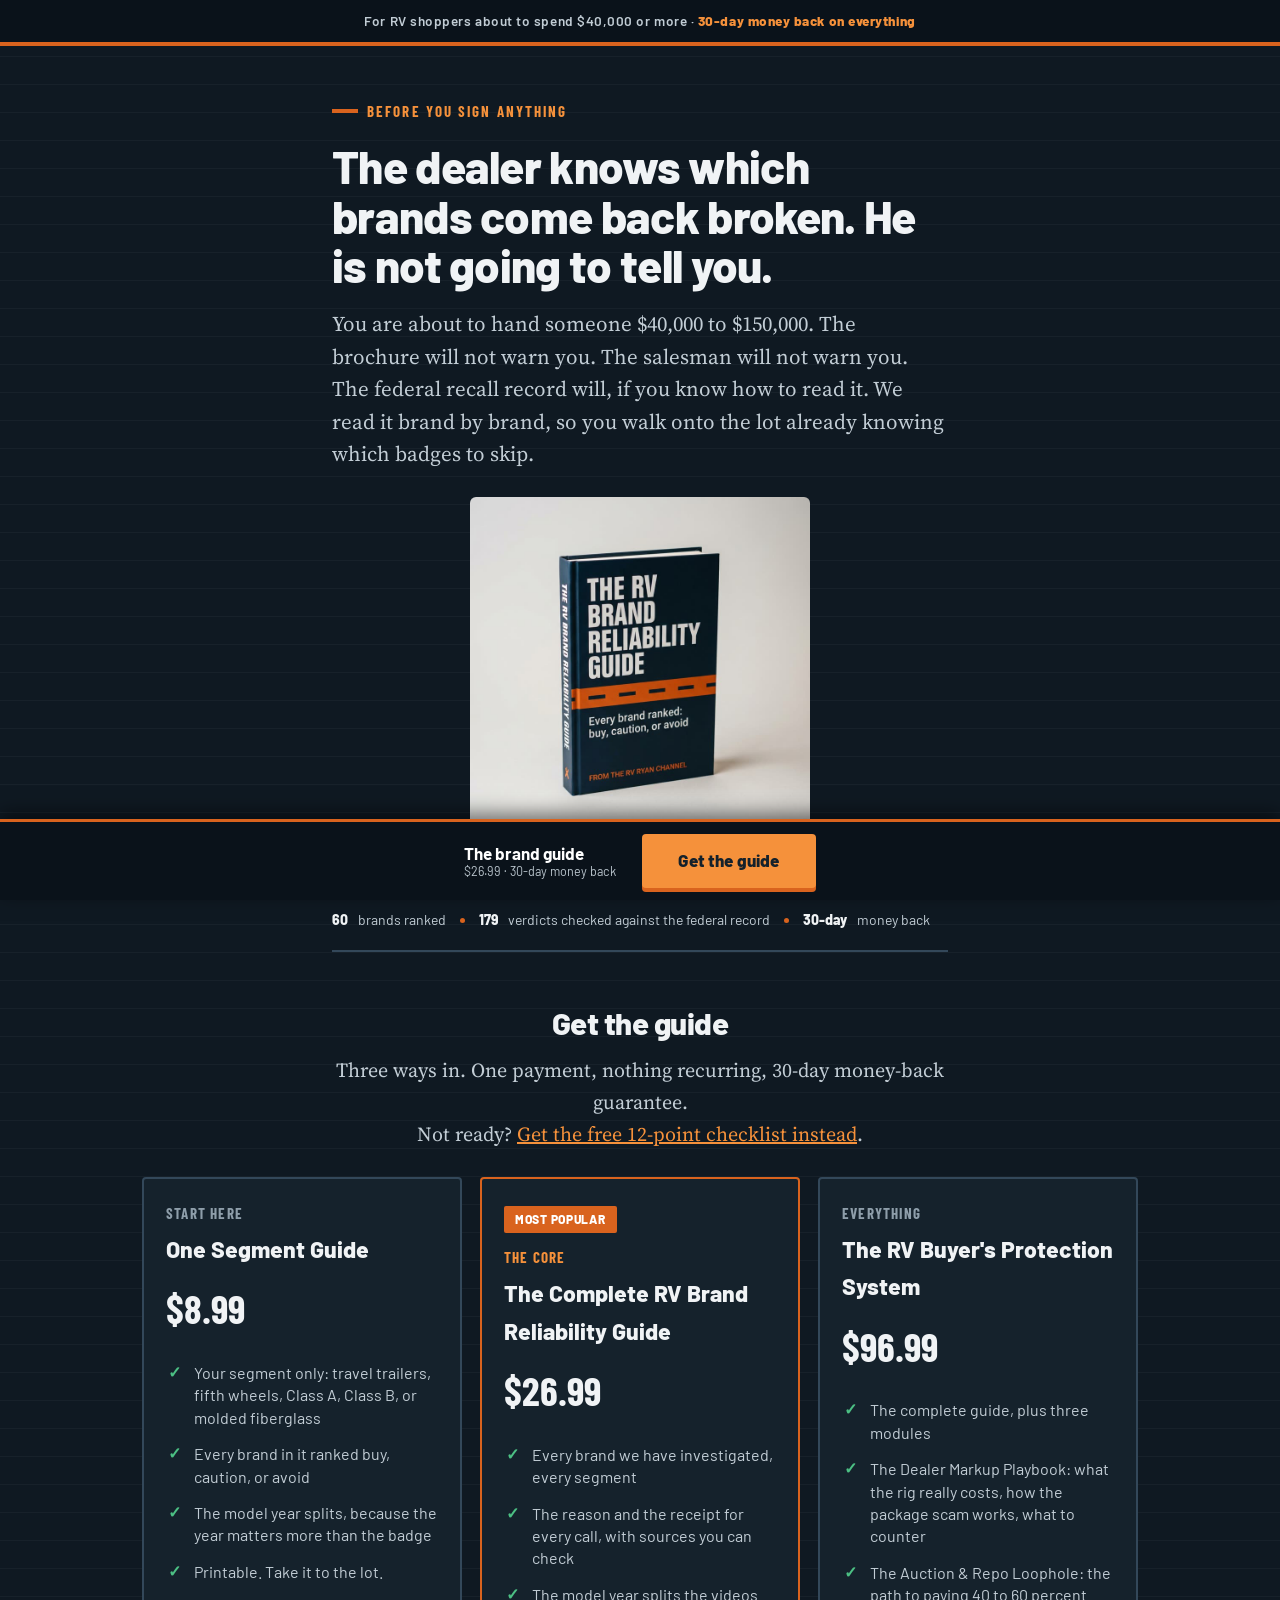
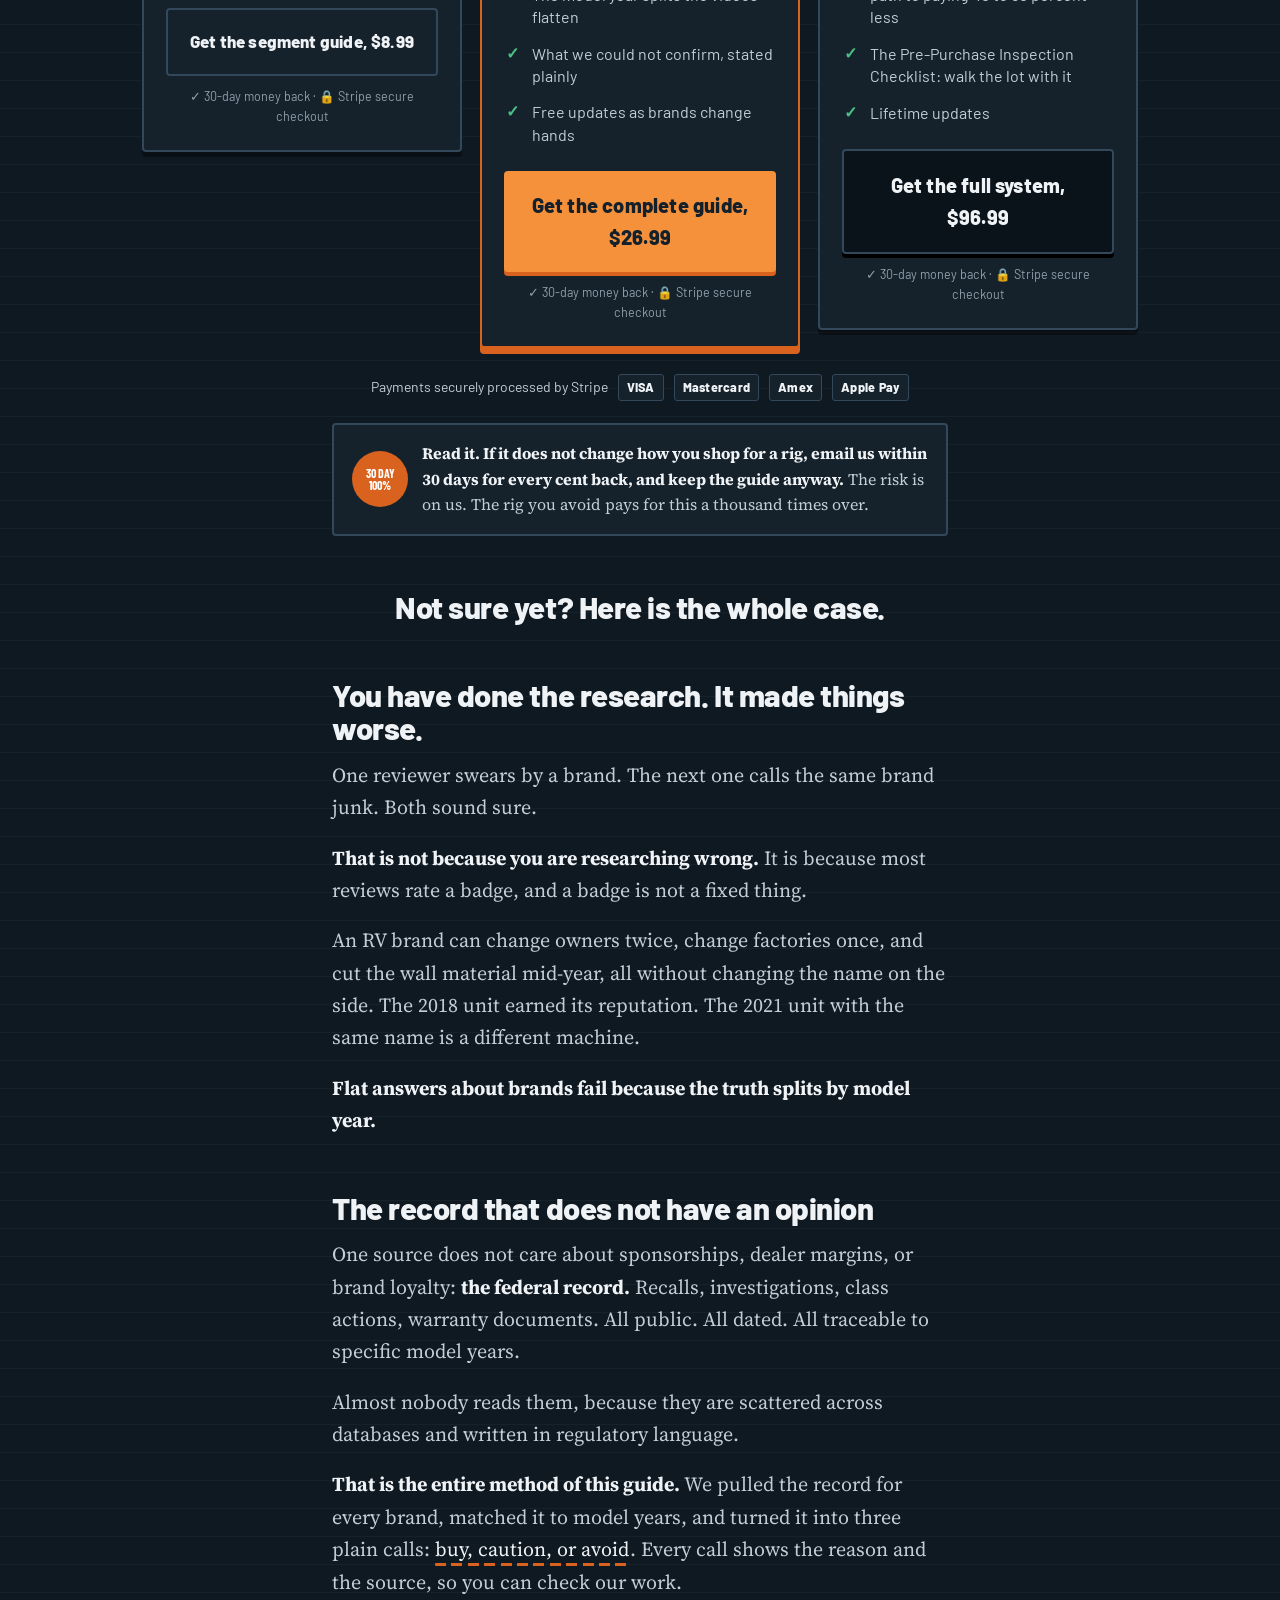
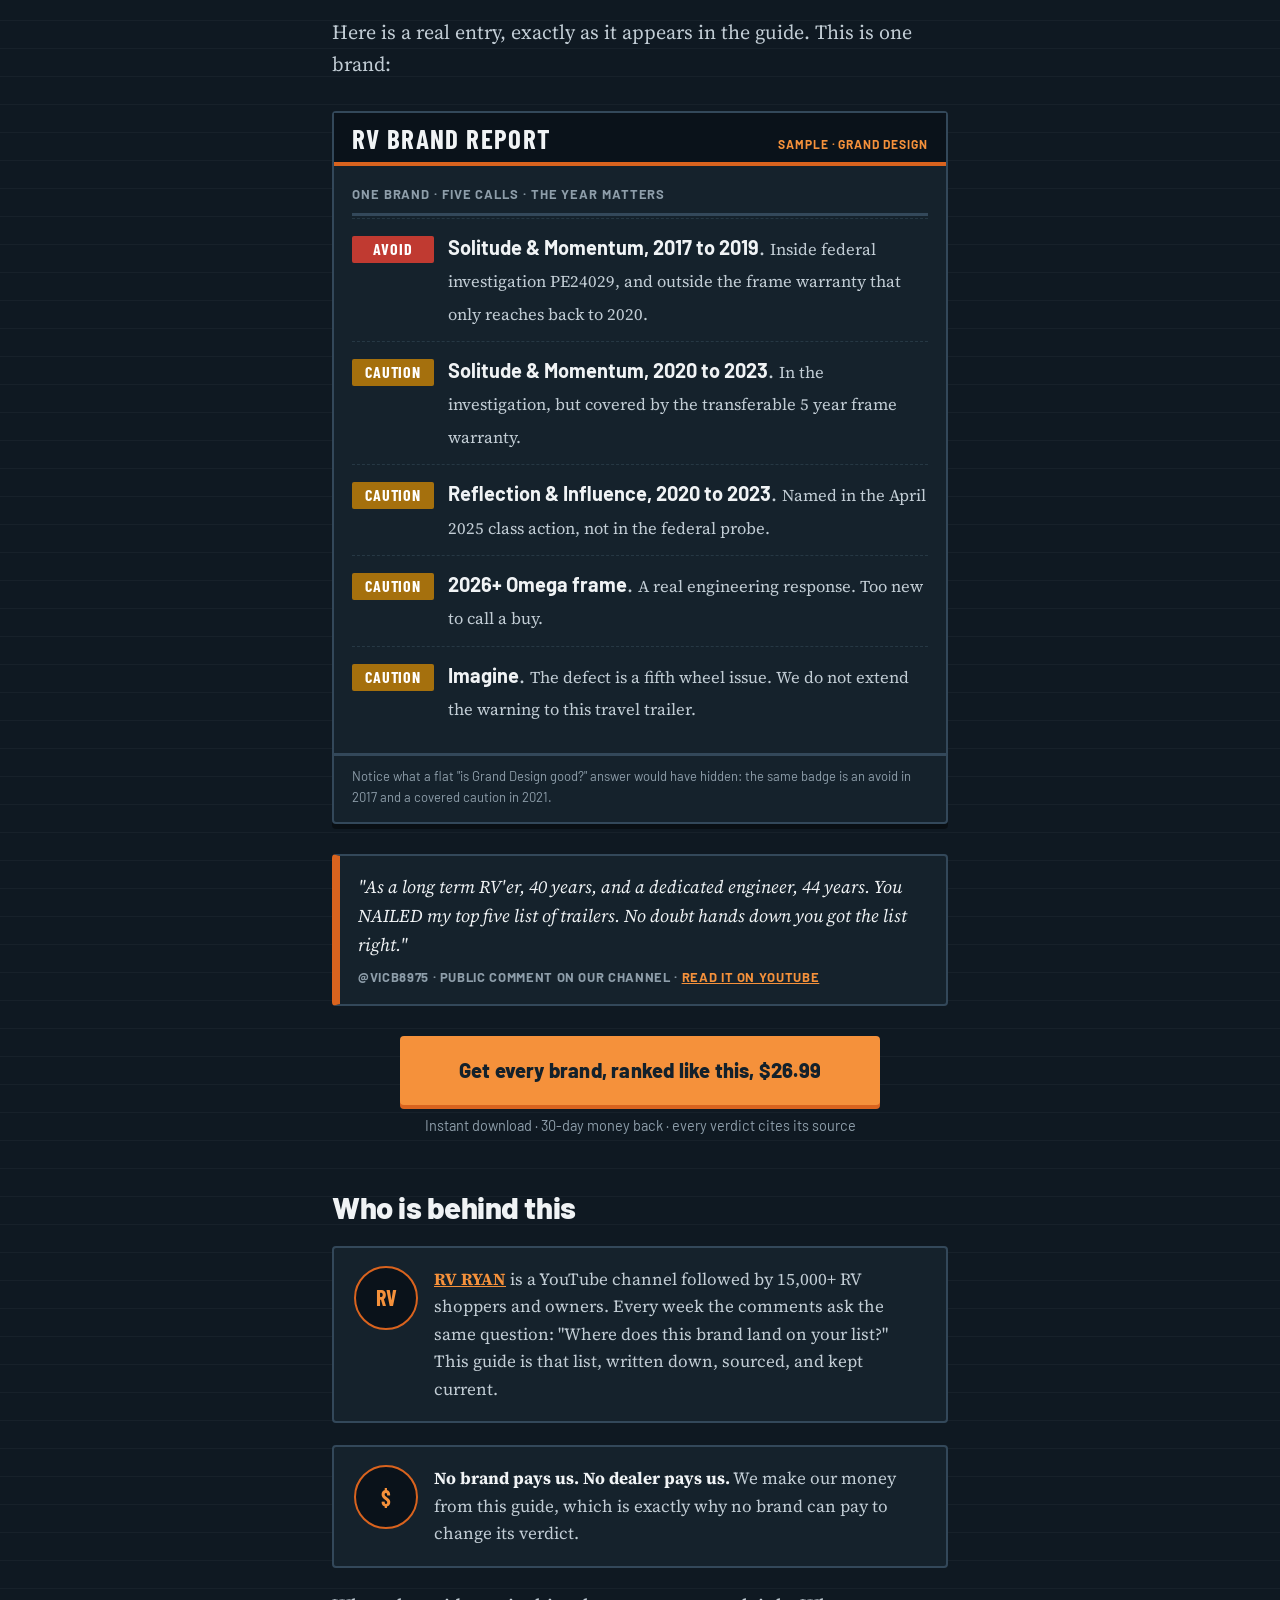
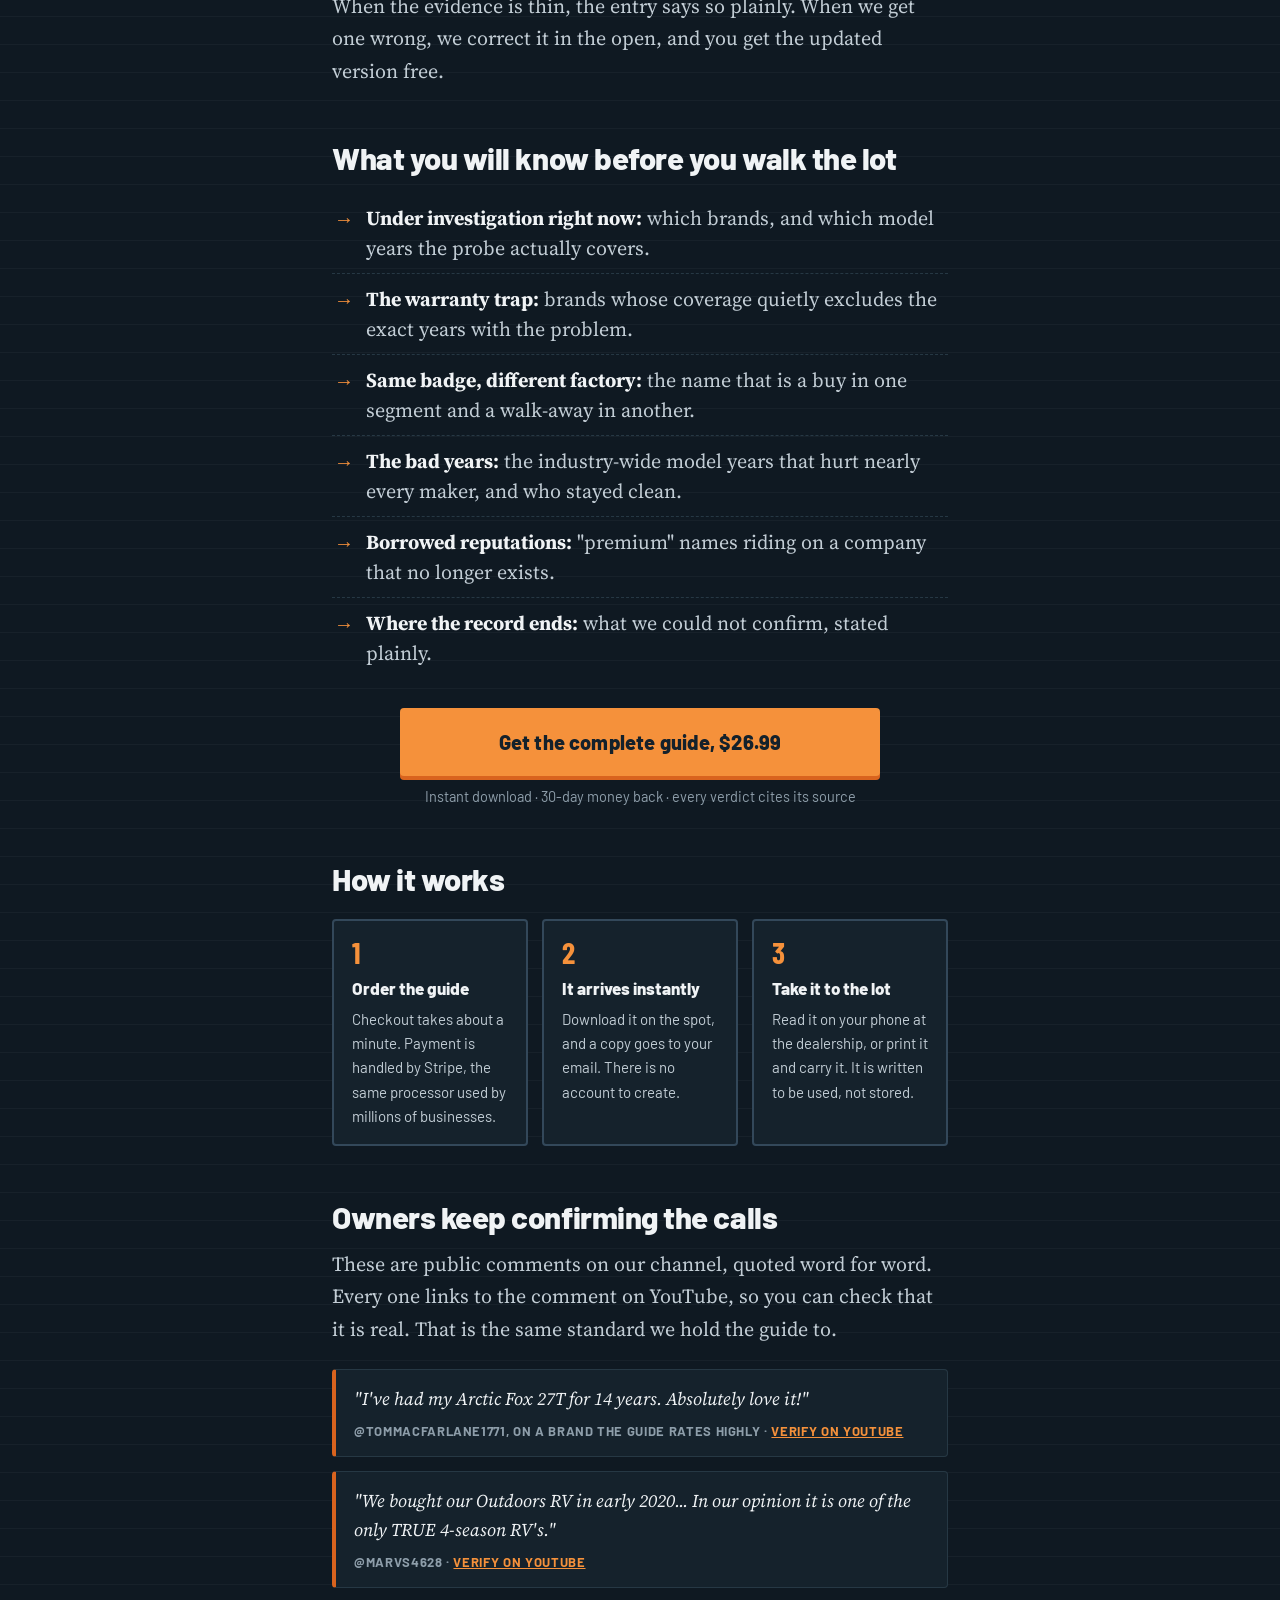
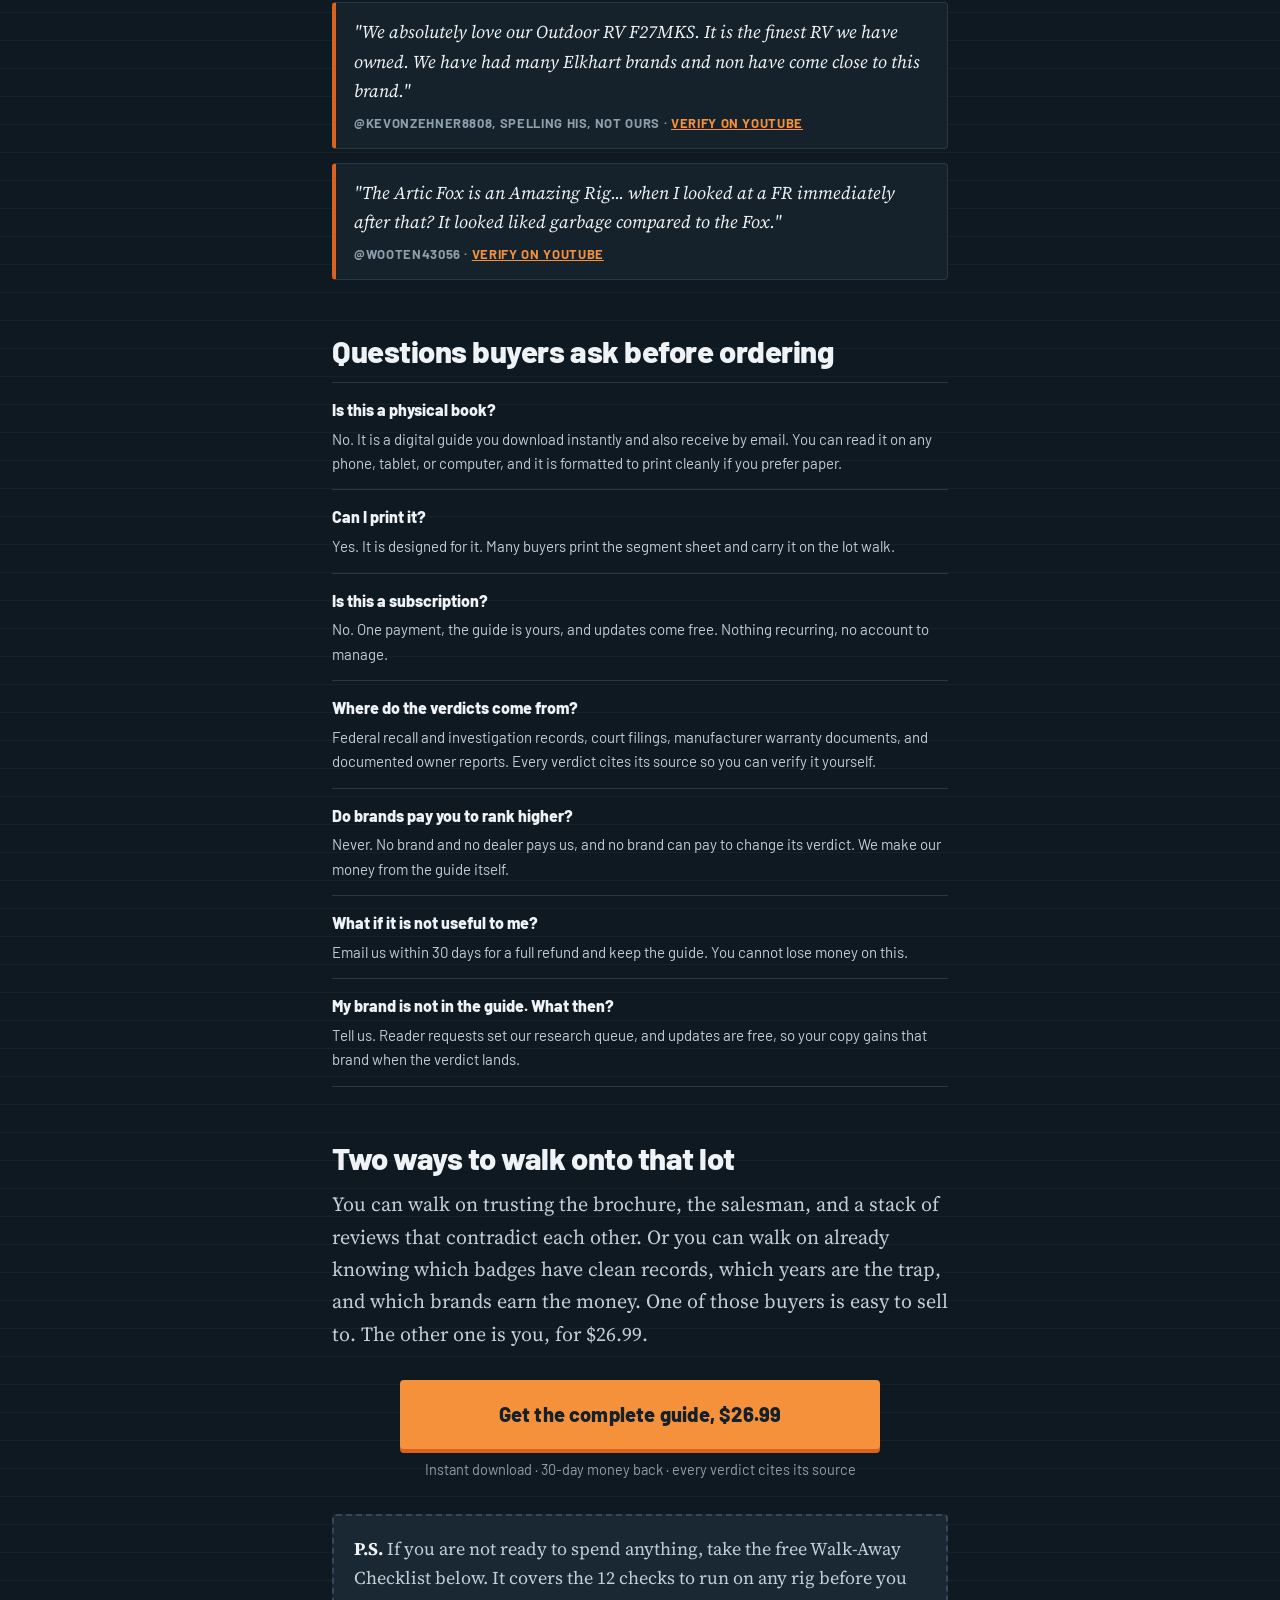
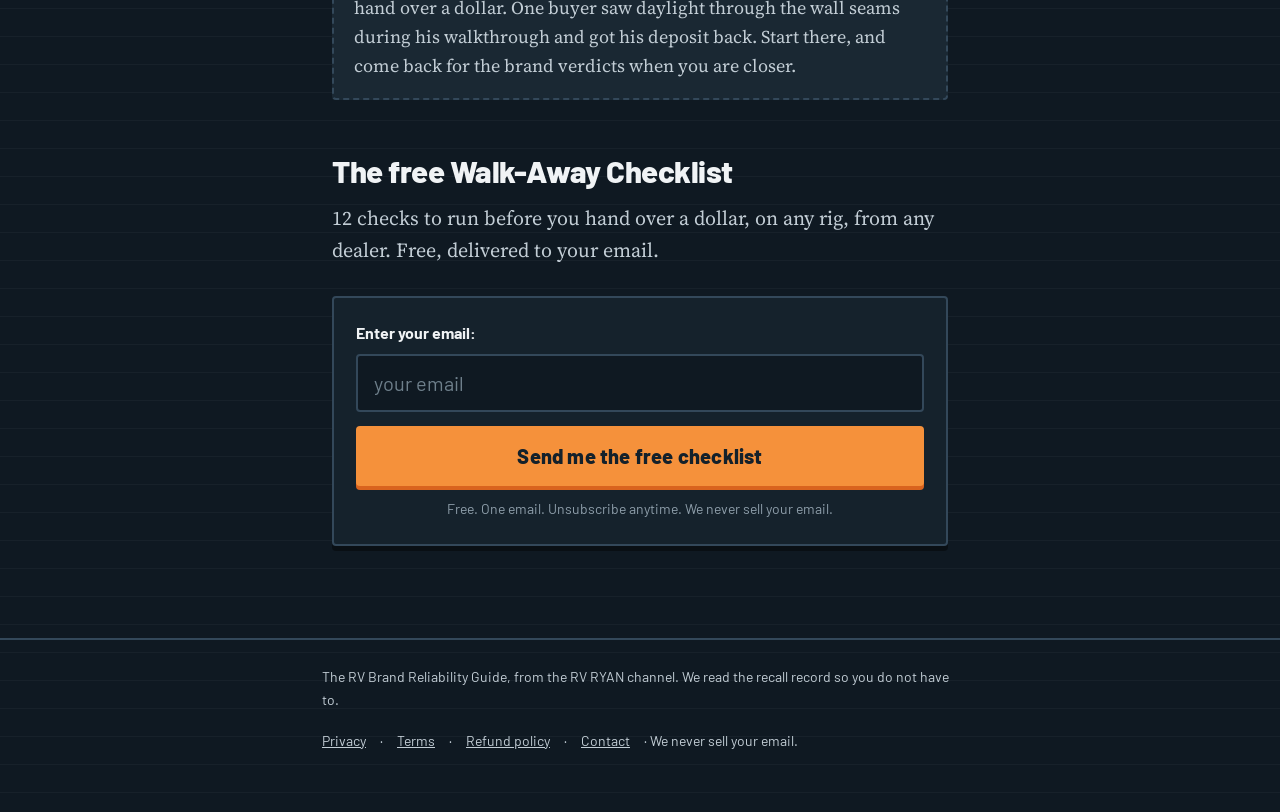
<file: checkout.html>
<!doctype html>
<html lang="en">
<head>
<meta charset="utf-8">
<meta name="viewport" content="width=device-width, initial-scale=1">
<title>Checkout: The RV Brand Reliability Guide</title>
<meta name="description" content="Secure checkout. 30-day money-back guarantee, instant download.">
<meta name="robots" content="noindex">
<link rel="icon" href="assets/favicon.svg" type="image/svg+xml">
<link rel="stylesheet" href="assets/styles.css?v=10">
<style>
  .cartline{display:flex;justify-content:space-between;gap:12px;padding:12px 0;border-bottom:1px solid var(--hair);font-family:var(--ui)}
  .cartline .nm{font-weight:700}
  .totalline{display:flex;justify-content:space-between;padding:14px 0;font-size:1.2rem;font-weight:800;font-family:var(--ui)}
  .swaplink{font-size:.9rem;font-family:var(--ui)}
</style>
</head>
<body>

<div class="topbar">Secure checkout · <b>instant download</b> · 30-day money back</div>

<main class="hero">
  <div class="letter">
    <p class="eyebrow">Almost there</p>
    <h1>Your order</h1>

    <!-- ORDER SUMMARY + PAYMENT: one encapsulated zone, price stated before Stripe -->
    <div class="orderbox">
      <div id="cart"></div>
      <div class="totalline"><span>Total today</span><span id="total">$0</span></div>
      <p class="swaplink" id="swap"></p>

      <form class="optin" action="#" method="post" onsubmit="return false" aria-label="Checkout" style="border:0;box-shadow:none;padding:0;margin:18px 0 0">
        <label for="email">Email (your guide is delivered here)</label>
        <input id="email" name="email" type="email" autocomplete="email" placeholder="your email" inputmode="email">
        <button class="btn" type="submit" data-checkout>Continue to secure payment</button>
        <p class="microcopy">The total above is the exact amount you will see on the payment page. Nothing is added.</p>
      </form>

      <div class="paysecure">
        <span>Payments securely processed by Stripe</span>
        <span class="plogo">VISA</span><span class="plogo">Mastercard</span><span class="plogo">Amex</span><span class="plogo">Apple Pay</span>
      </div>
    </div>

    <div class="guarantee">
      <span class="seal">30 DAY<br>100%</span>
      <span><strong>Read it. If it does not change how you shop for a rig, email us within 30 days for every cent back, and keep it anyway.</strong> The risk is on us. The rig you avoid pays for this a thousand times over.</span>
    </div>

    <div class="faqs">
      <div class="faq"><p class="q">What happens after I pay?</p><p class="a">You download the guide immediately, and a copy is emailed to you. No account is created and nothing recurs.</p></div>
      <div class="faq"><p class="q">Is my payment information safe?</p><p class="a">We never see your card. Payment is handled entirely by Stripe, the processor used by millions of businesses worldwide.</p></div>
    </div>

    <div class="disclosure">One payment, nothing recurring. No brand and no dealer pays us, and no brand can pay to change its verdict.</div>
  </div>
</main>

<footer>
  <div class="wrap">
    <p>The RV Brand Reliability Guide, from the RV RYAN channel. We read the recall record so you do not have to.</p>
    <p class="footlinks"><a href="index.html">Home</a> · <a href="privacy.html">Privacy</a> · <a href="terms.html">Terms</a> · <a href="refund.html">Refund policy</a> · <a href="contact.html">Contact</a></p>
  </div>
</footer>

<script src="assets/funnel.js?v=2"></script>
</body>
</html>
</file>
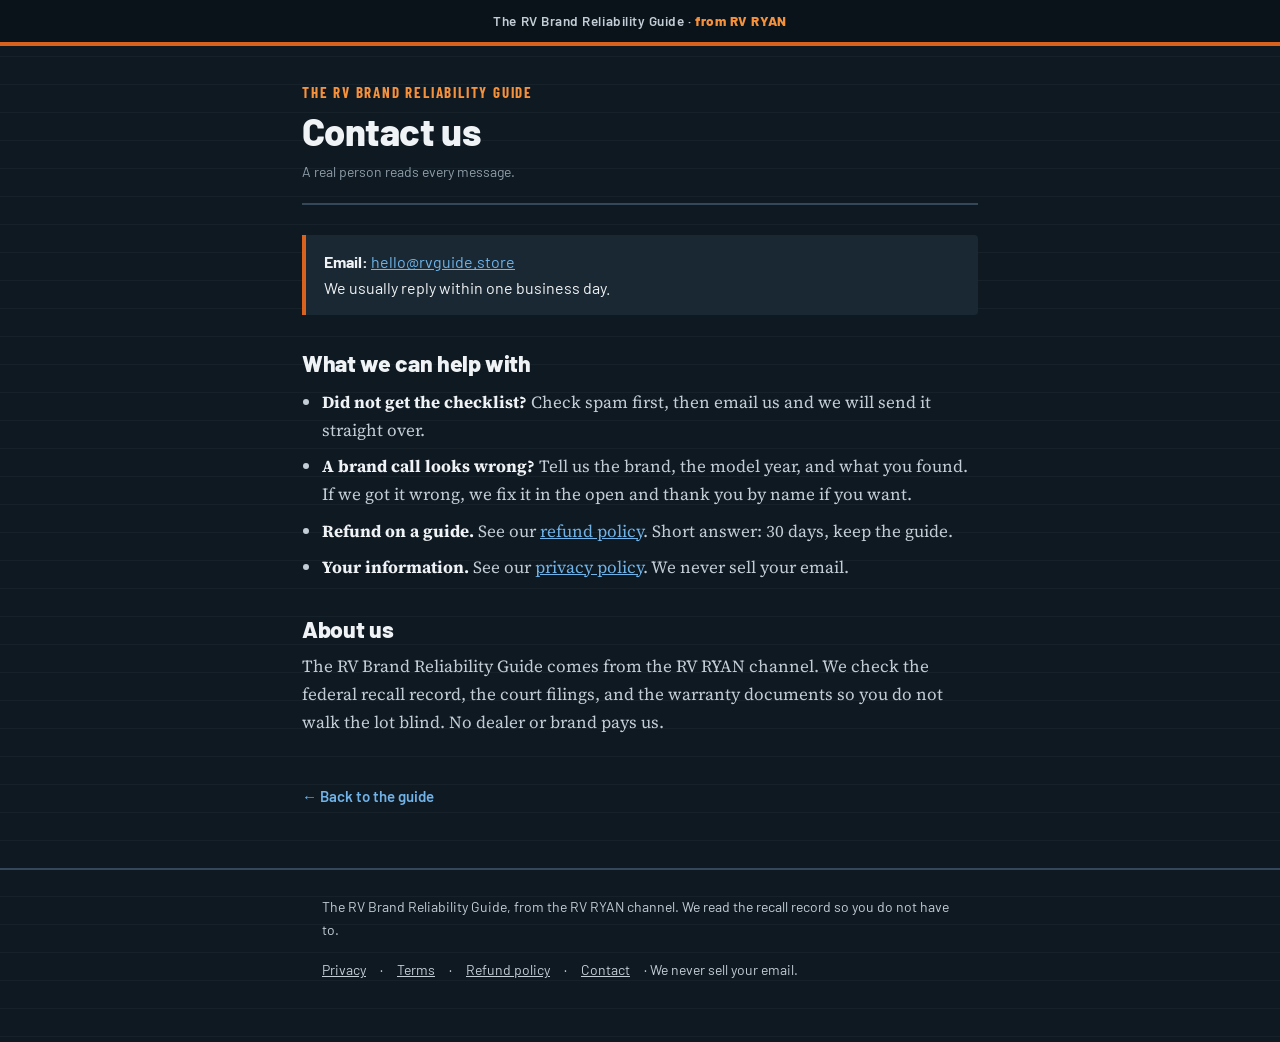
<file: contact.html>
<!doctype html>
<html lang="en">
<head>
<meta charset="utf-8">
<meta name="viewport" content="width=device-width, initial-scale=1">
<title>Contact · The RV Brand Reliability Guide</title>
<meta name="description" content="Reach a real person at The RV Brand Reliability Guide, from the RV RYAN channel.">
<meta name="robots" content="index,follow">
<link rel="icon" href="assets/favicon.svg" type="image/svg+xml">
<link rel="stylesheet" href="assets/styles.css?v=10">
</head>
<body>

<div class="topbar">The RV Brand Reliability Guide · <b>from RV RYAN</b></div>

<main class="wrap doc">
  <p class="kicker">The RV Brand Reliability Guide</p>
  <h1>Contact us</h1>
  <p class="updated">A real person reads every message.</p>

  <div class="plain"><b>Email:</b> <a href="mailto:hello@rvguide.store">hello@rvguide.store</a><br>
  We usually reply within one business day.</div>

  <h2>What we can help with</h2>
  <ul>
    <li><b>Did not get the checklist?</b> Check spam first, then email us and we will send it straight over.</li>
    <li><b>A brand call looks wrong?</b> Tell us the brand, the model year, and what you found. If we got it wrong, we fix it in the open and thank you by name if you want.</li>
    <li><b>Refund on a guide.</b> See our <a href="refund.html">refund policy</a>. Short answer: 30 days, keep the guide.</li>
    <li><b>Your information.</b> See our <a href="privacy.html">privacy policy</a>. We never sell your email.</li>
  </ul>

  <h2>About us</h2>
  <p>The RV Brand Reliability Guide comes from the RV RYAN channel. We check the federal recall record, the court filings, and the warranty documents so you do not walk the lot blind. No dealer or brand pays us.</p>

  <a class="backlink" href="index.html">&larr; Back to the guide</a>
</main>

<footer>
  <div class="wrap">
    <p>The RV Brand Reliability Guide, from the RV RYAN channel. We read the recall record so you do not have to.</p>
    <p class="footlinks">
      <a href="privacy.html">Privacy</a> ·
      <a href="terms.html">Terms</a> ·
      <a href="refund.html">Refund policy</a> ·
      <a href="contact.html">Contact</a> · We never sell your email.
    </p>
  </div>
</footer>

</body>
</html>
</file>
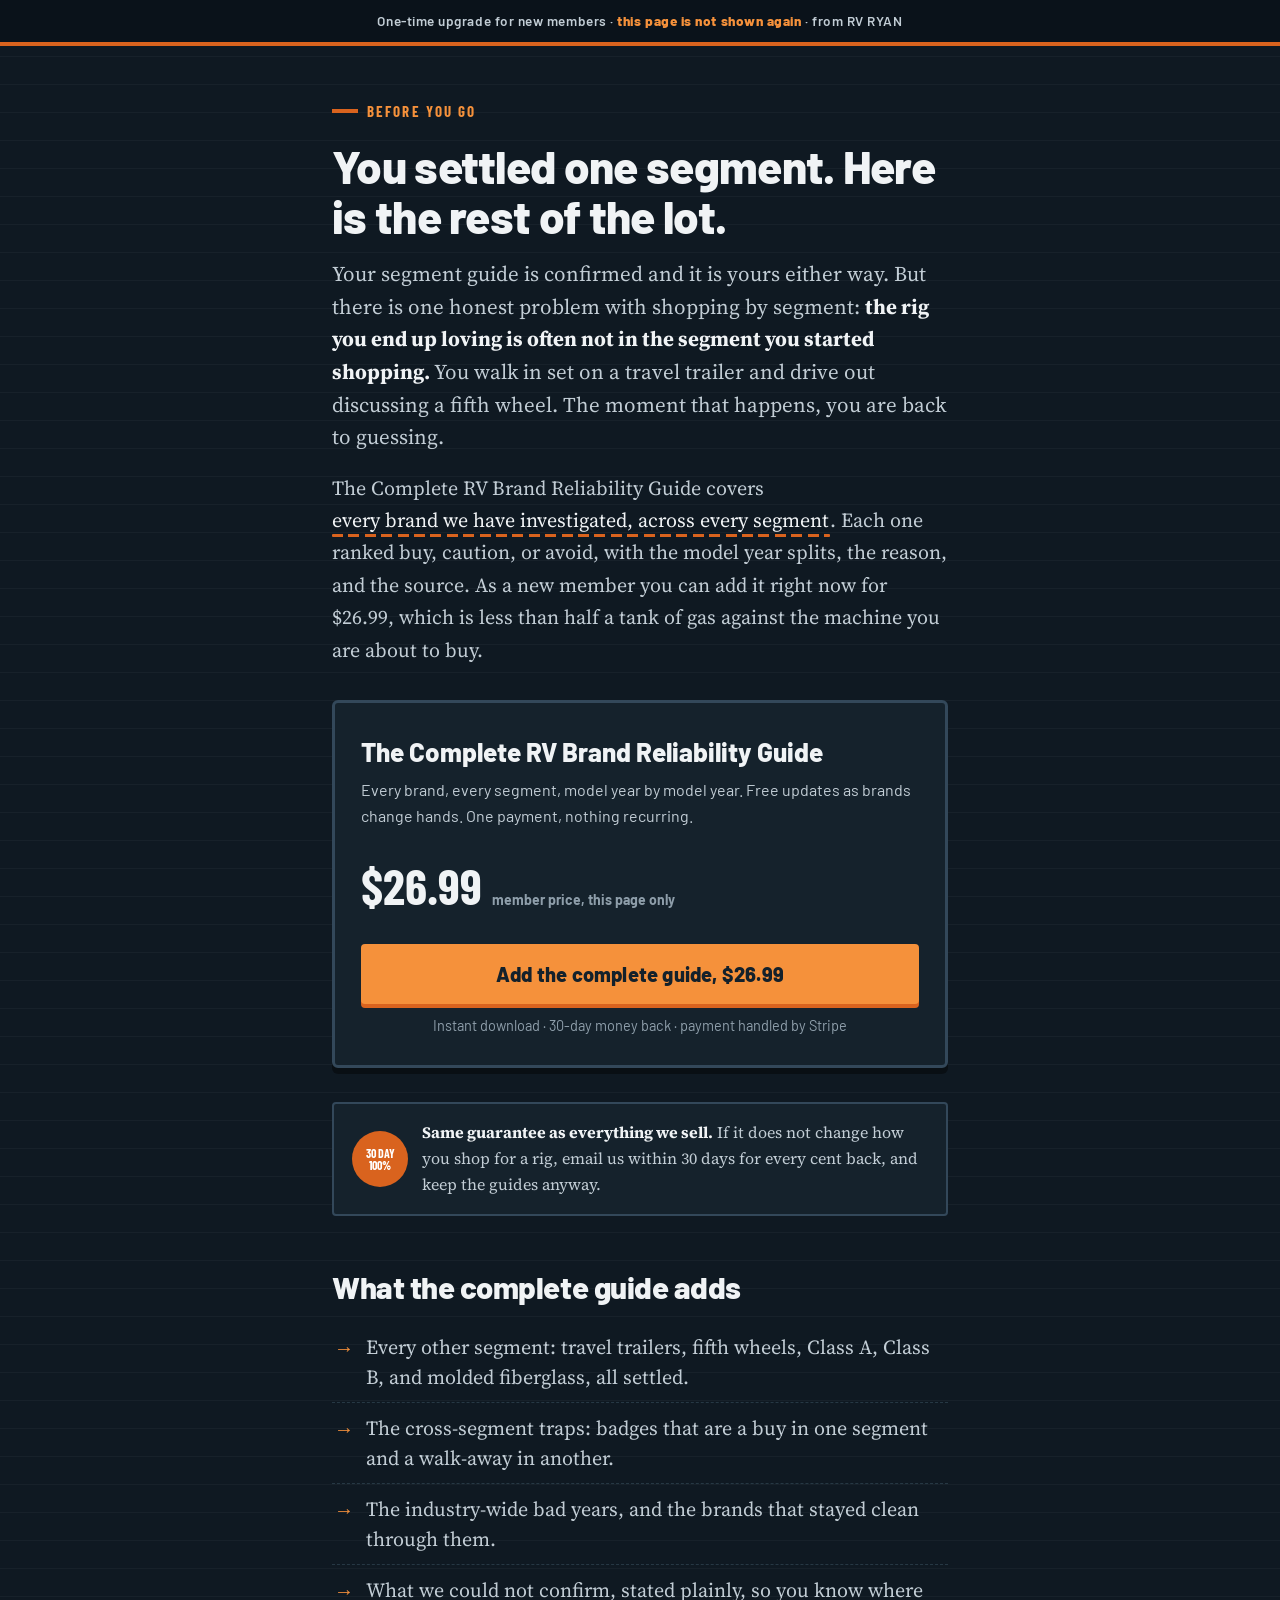
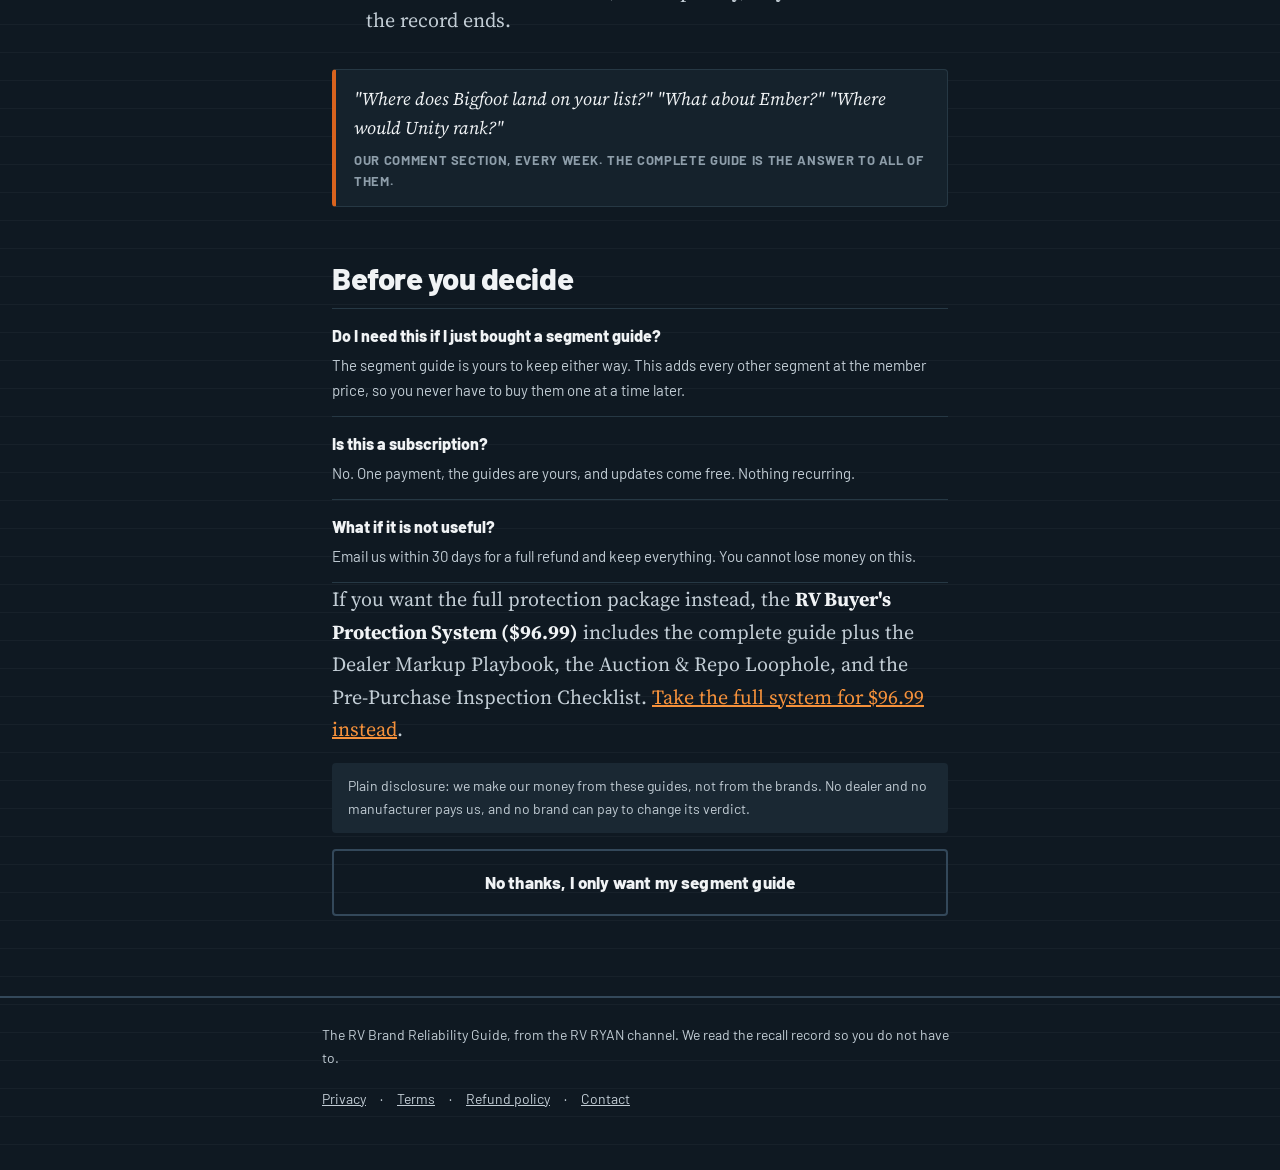
<file: guide.html>
<!doctype html>
<html lang="en">
<head>
<meta charset="utf-8">
<meta name="viewport" content="width=device-width, initial-scale=1">
<title>One step left: every brand, not just your segment</title>
<meta name="description" content="Add every RV brand across every segment at the member price. One-time upgrade for new members.">
<meta name="robots" content="noindex">
<link rel="icon" href="assets/favicon.svg" type="image/svg+xml">
<link rel="stylesheet" href="assets/styles.css?v=10">
</head>
<body>

<div class="topbar">One-time upgrade for new members · <b>this page is not shown again</b> · from RV RYAN</div>

<main class="hero">
  <div class="letter">

    <p class="eyebrow">Before you go</p>
    <h1>You settled one segment. Here is the rest of the lot.</h1>
    <p class="lede">Your segment guide is confirmed and it is yours either way. But there is one honest problem with shopping by segment: <strong>the rig you end up loving is often not in the segment you started shopping.</strong> You walk in set on a travel trailer and drive out discussing a fifth wheel. The moment that happens, you are back to guessing.</p>

    <p>The Complete RV Brand Reliability Guide covers <mark>every brand we have investigated, across every segment</mark>. Each one ranked buy, caution, or avoid, with the model year splits, the reason, and the source. As a new member you can add it right now for $26.99, which is less than half a tank of gas against the machine you are about to buy.</p>

    <!-- ONE primary offer -->
    <div class="orderbox">
      <p class="obtitle">The Complete RV Brand Reliability Guide</p>
      <p class="obsub">Every brand, every segment, model year by model year. Free updates as brands change hands. One payment, nothing recurring.</p>
      <p class="price">$26.99 <span class="subnote" style="display:inline">member price, this page only</span></p>
      <button class="btn" type="button" data-upsell="complete">Add the complete guide, $26.99</button>
      <p style="text-align:center;font-family:var(--ui);font-size:14.5px;color:var(--ink-3);margin:10px 0 0">Instant download · 30-day money back · payment handled by Stripe</p>
    </div>

    <div class="guarantee">
      <span class="seal">30 DAY<br>100%</span>
      <span><strong>Same guarantee as everything we sell.</strong> If it does not change how you shop for a rig, email us within 30 days for every cent back, and keep the guides anyway.</span>
    </div>

    <h2>What the complete guide adds</h2>
    <ul class="fascin">
      <li>Every other segment: travel trailers, fifth wheels, Class A, Class B, and molded fiberglass, all settled.</li>
      <li>The cross-segment traps: badges that are a buy in one segment and a walk-away in another.</li>
      <li>The industry-wide bad years, and the brands that stayed clean through them.</li>
      <li>What we could not confirm, stated plainly, so you know where the record ends.</li>
    </ul>

    <div class="quotewall">
      <div class="qw">"Where does Bigfoot land on your list?" "What about Ember?" "Where would Unity rank?"<div class="who">our comment section, every week. The complete guide is the answer to all of them.</div></div>
    </div>

    <h2>Before you decide</h2>
    <div class="faqs">
      <div class="faq"><p class="q">Do I need this if I just bought a segment guide?</p><p class="a">The segment guide is yours to keep either way. This adds every other segment at the member price, so you never have to buy them one at a time later.</p></div>
      <div class="faq"><p class="q">Is this a subscription?</p><p class="a">No. One payment, the guides are yours, and updates come free. Nothing recurring.</p></div>
      <div class="faq"><p class="q">What if it is not useful?</p><p class="a">Email us within 30 days for a full refund and keep everything. You cannot lose money on this.</p></div>
    </div>

    <p>If you want the full protection package instead, the <strong>RV Buyer's Protection System ($96.99)</strong> includes the complete guide plus the Dealer Markup Playbook, the Auction &amp; Repo Loophole, and the Pre-Purchase Inspection Checklist. <a href="#" data-upsell="system">Take the full system for $96.99 instead</a>.</p>

    <div class="disclosure">Plain disclosure: we make our money from these guides, not from the brands. No dealer and no manufacturer pays us, and no brand can pay to change its verdict.</div>

    <p style="text-align:center"><a class="btn ghost" href="#" data-upsell-decline>No thanks, I only want my segment guide</a></p>
  </div>
</main>

<footer>
  <div class="wrap">
    <p>The RV Brand Reliability Guide, from the RV RYAN channel. We read the recall record so you do not have to.</p>
    <p class="footlinks"><a href="privacy.html">Privacy</a> · <a href="terms.html">Terms</a> · <a href="refund.html">Refund policy</a> · <a href="contact.html">Contact</a></p>
  </div>
</footer>

<script src="assets/funnel.js?v=2"></script>
</body>
</html>
</file>
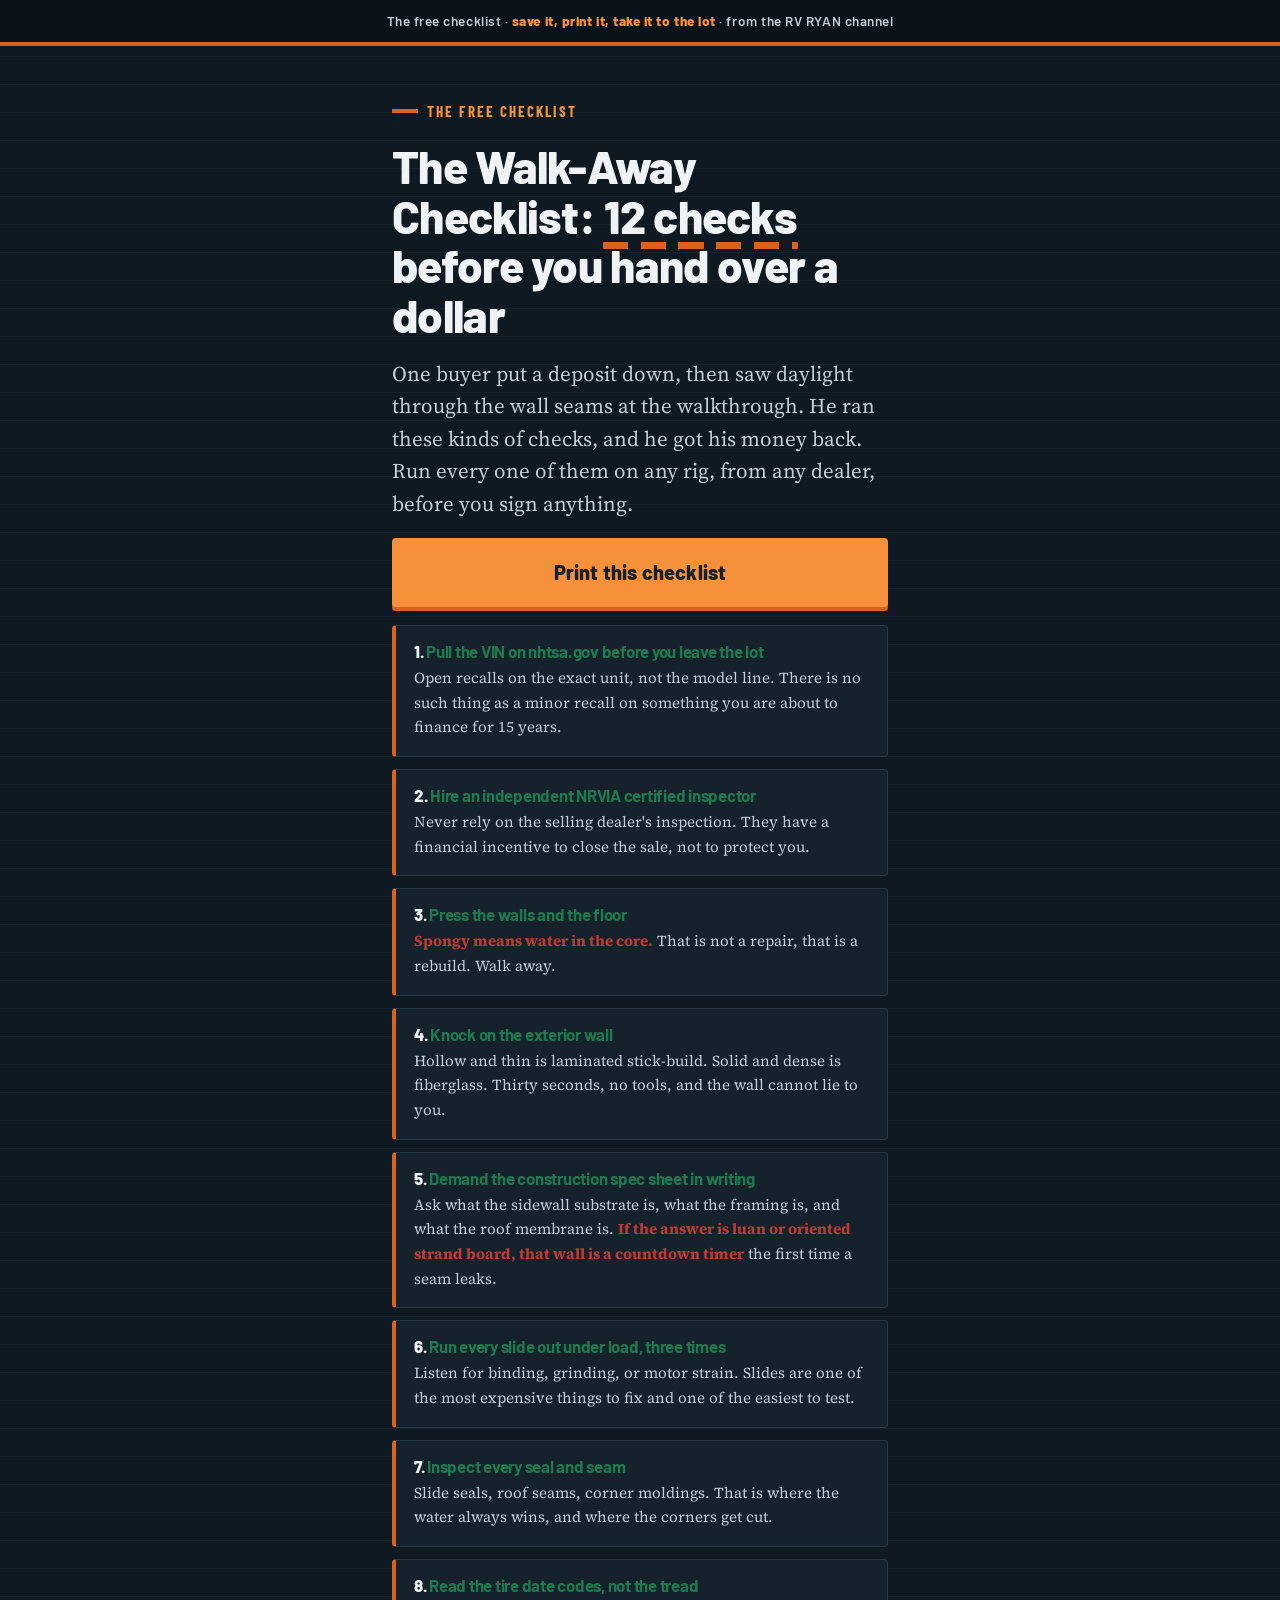
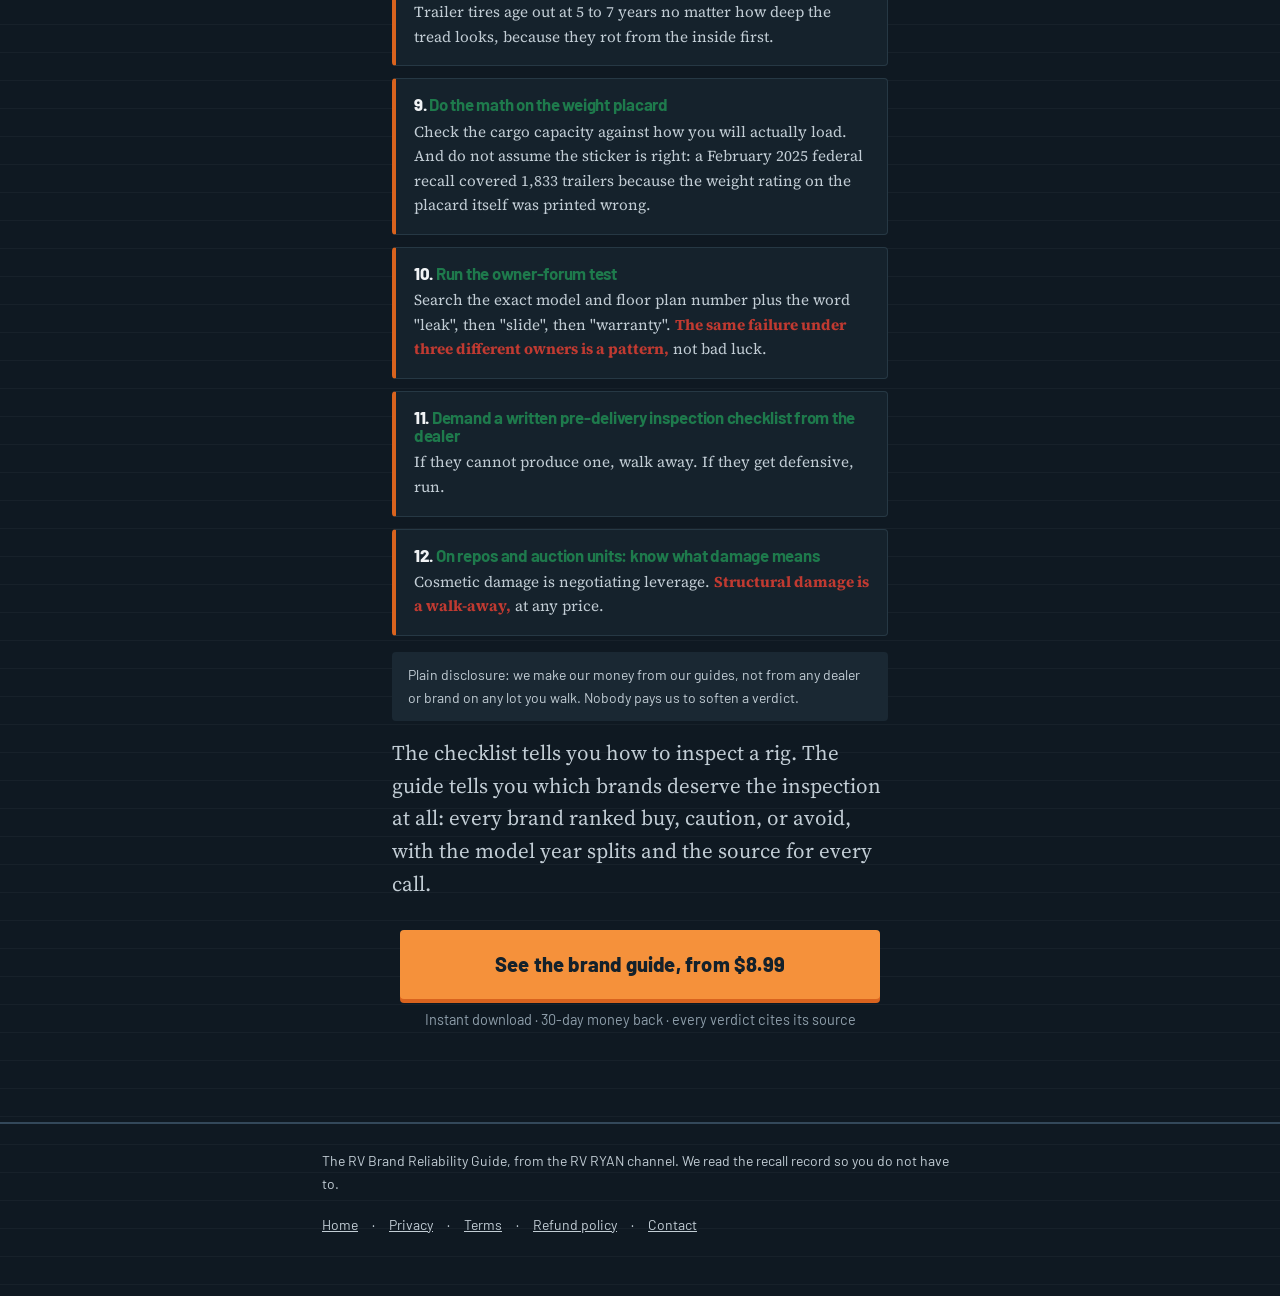
<file: list.html>
<!doctype html>
<html lang="en">
<head>
<meta charset="utf-8">
<meta name="viewport" content="width=device-width, initial-scale=1">
<title>The Walk-Away Checklist: 12 checks before you hand over a dollar</title>
<meta name="description" content="The free 12-point RV pre-purchase checklist. The checks that make dealers nervous, from the RV RYAN channel.">
<meta name="robots" content="noindex">
<link rel="icon" href="assets/favicon.svg" type="image/svg+xml">
<link rel="stylesheet" href="assets/styles.css?v=10">
<style>
  .lm-item{border:1px solid var(--hair);border-left:4px solid var(--mark-dp);border-radius:4px;padding:16px 18px;margin:12px 0;background:var(--card)}
  .lm-item h3{margin:0 0 4px;font-size:1.05rem}
  .lm-do{color:var(--real);font-weight:700}
  .lm-flag{color:var(--skip);font-weight:700}
  .lm-why{margin:6px 0 0;font-size:.95rem}
  @media print{.topbar,footer,.btn,.printbar{display:none}}
</style>
</head>
<body>

<div class="topbar">The free checklist · <b>save it, print it, take it to the lot</b> · from the RV RYAN channel</div>

<main class="hero">
  <div class="wrap narrow">
    <p class="eyebrow">The free checklist</p>
    <h1>The Walk-Away Checklist: <mark>12 checks</mark> before you hand over a dollar</h1>
    <p class="lede">One buyer put a deposit down, then saw daylight through the wall seams at the walkthrough. He ran these kinds of checks, and he got his money back. Run every one of them on any rig, from any dealer, before you sign anything.</p>

    <p class="printbar"><a class="btn" href="javascript:window.print()">Print this checklist</a></p>

    <div class="lm-item"><h3>1. <span class="lm-do">Pull the VIN on nhtsa.gov before you leave the lot</span></h3>
      <p class="lm-why">Open recalls on the exact unit, not the model line. There is no such thing as a minor recall on something you are about to finance for 15 years.</p></div>

    <div class="lm-item"><h3>2. <span class="lm-do">Hire an independent NRVIA certified inspector</span></h3>
      <p class="lm-why">Never rely on the selling dealer's inspection. They have a financial incentive to close the sale, not to protect you.</p></div>

    <div class="lm-item"><h3>3. <span class="lm-do">Press the walls and the floor</span></h3>
      <p class="lm-why"><span class="lm-flag">Spongy means water in the core.</span> That is not a repair, that is a rebuild. Walk away.</p></div>

    <div class="lm-item"><h3>4. <span class="lm-do">Knock on the exterior wall</span></h3>
      <p class="lm-why">Hollow and thin is laminated stick-build. Solid and dense is fiberglass. Thirty seconds, no tools, and the wall cannot lie to you.</p></div>

    <div class="lm-item"><h3>5. <span class="lm-do">Demand the construction spec sheet in writing</span></h3>
      <p class="lm-why">Ask what the sidewall substrate is, what the framing is, and what the roof membrane is. <span class="lm-flag">If the answer is luan or oriented strand board, that wall is a countdown timer</span> the first time a seam leaks.</p></div>

    <div class="lm-item"><h3>6. <span class="lm-do">Run every slide out under load, three times</span></h3>
      <p class="lm-why">Listen for binding, grinding, or motor strain. Slides are one of the most expensive things to fix and one of the easiest to test.</p></div>

    <div class="lm-item"><h3>7. <span class="lm-do">Inspect every seal and seam</span></h3>
      <p class="lm-why">Slide seals, roof seams, corner moldings. That is where the water always wins, and where the corners get cut.</p></div>

    <div class="lm-item"><h3>8. <span class="lm-do">Read the tire date codes, not the tread</span></h3>
      <p class="lm-why">Trailer tires age out at 5 to 7 years no matter how deep the tread looks, because they rot from the inside first.</p></div>

    <div class="lm-item"><h3>9. <span class="lm-do">Do the math on the weight placard</span></h3>
      <p class="lm-why">Check the cargo capacity against how you will actually load. And do not assume the sticker is right: a February 2025 federal recall covered 1,833 trailers because the weight rating on the placard itself was printed wrong.</p></div>

    <div class="lm-item"><h3>10. <span class="lm-do">Run the owner-forum test</span></h3>
      <p class="lm-why">Search the exact model and floor plan number plus the word "leak", then "slide", then "warranty". <span class="lm-flag">The same failure under three different owners is a pattern,</span> not bad luck.</p></div>

    <div class="lm-item"><h3>11. <span class="lm-do">Demand a written pre-delivery inspection checklist from the dealer</span></h3>
      <p class="lm-why">If they cannot produce one, walk away. If they get defensive, run.</p></div>

    <div class="lm-item"><h3>12. <span class="lm-do">On repos and auction units: know what damage means</span></h3>
      <p class="lm-why">Cosmetic damage is negotiating leverage. <span class="lm-flag">Structural damage is a walk-away,</span> at any price.</p></div>

    <div class="disclosure">Plain disclosure: we make our money from our guides, not from any dealer or brand on any lot you walk. Nobody pays us to soften a verdict.</div>

    <p class="lede">The checklist tells you how to inspect a rig. The guide tells you which brands deserve the inspection at all: every brand ranked buy, caution, or avoid, with the model year splits and the source for every call.</p>
    <div class="cta-block">
      <a class="btn" href="index.html#order">See the brand guide, from $8.99</a>
      <p class="under">Instant download · 30-day money back · every verdict cites its source</p>
    </div>
  </div>
</main>

<footer>
  <div class="wrap">
    <p>The RV Brand Reliability Guide, from the RV RYAN channel. We read the recall record so you do not have to.</p>
    <p class="footlinks"><a href="index.html">Home</a> · <a href="privacy.html">Privacy</a> · <a href="terms.html">Terms</a> · <a href="refund.html">Refund policy</a> · <a href="contact.html">Contact</a></p>
  </div>
</footer>

</body>
</html>
</file>
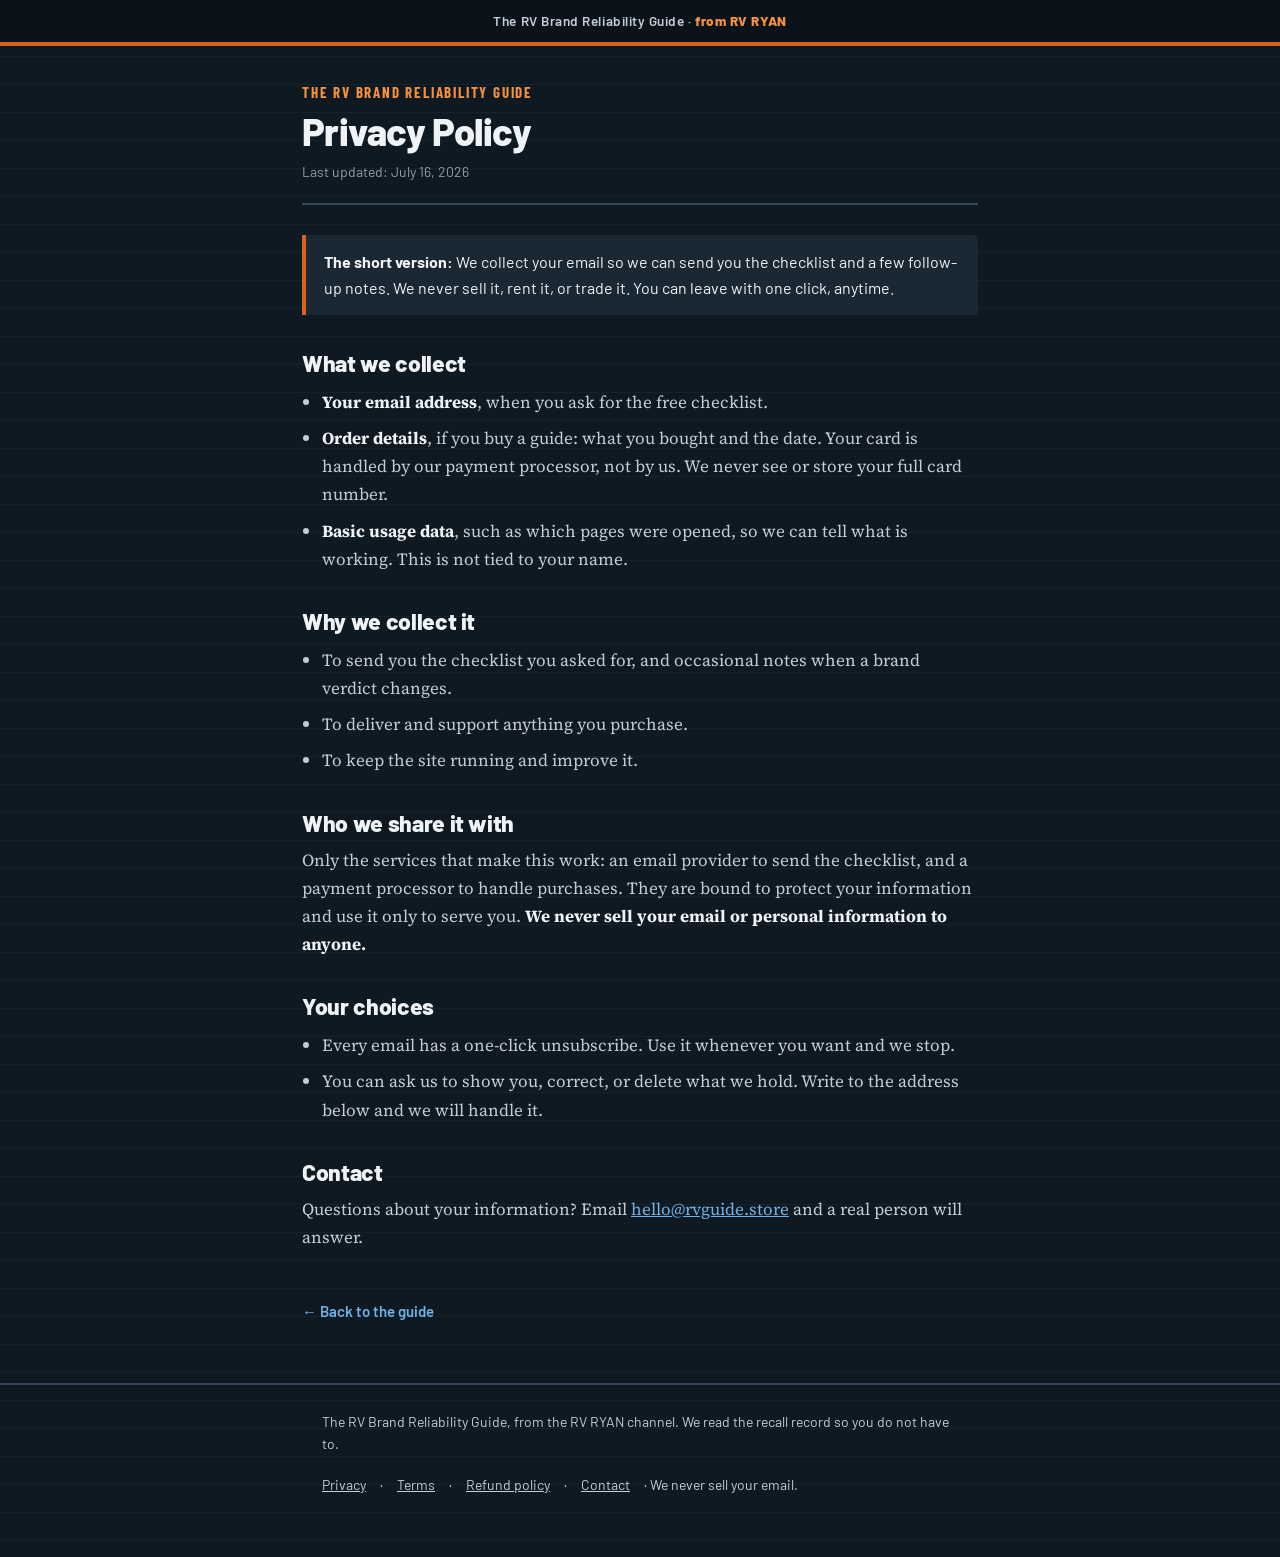
<file: privacy.html>
<!doctype html>
<html lang="en">
<head>
<meta charset="utf-8">
<meta name="viewport" content="width=device-width, initial-scale=1">
<title>Privacy Policy · The RV Brand Reliability Guide</title>
<meta name="description" content="How The RV Brand Reliability Guide, from the RV RYAN channel, handles your email and information. In plain English.">
<meta name="robots" content="index,follow">
<link rel="icon" href="assets/favicon.svg" type="image/svg+xml">
<link rel="stylesheet" href="assets/styles.css?v=10">
</head>
<body>

<div class="topbar">The RV Brand Reliability Guide · <b>from RV RYAN</b></div>

<main class="wrap doc">
  <p class="kicker">The RV Brand Reliability Guide</p>
  <h1>Privacy Policy</h1>
  <p class="updated">Last updated: July 16, 2026</p>

  <div class="plain"><b>The short version:</b> We collect your email so we can send you the checklist and a few follow-up notes. We never sell it, rent it, or trade it. You can leave with one click, anytime.</div>

  <h2>What we collect</h2>
  <ul>
    <li><b>Your email address</b>, when you ask for the free checklist.</li>
    <li><b>Order details</b>, if you buy a guide: what you bought and the date. Your card is handled by our payment processor, not by us. We never see or store your full card number.</li>
    <li><b>Basic usage data</b>, such as which pages were opened, so we can tell what is working. This is not tied to your name.</li>
  </ul>

  <h2>Why we collect it</h2>
  <ul>
    <li>To send you the checklist you asked for, and occasional notes when a brand verdict changes.</li>
    <li>To deliver and support anything you purchase.</li>
    <li>To keep the site running and improve it.</li>
  </ul>

  <h2>Who we share it with</h2>
  <p>Only the services that make this work: an email provider to send the checklist, and a payment processor to handle purchases. They are bound to protect your information and use it only to serve you. <b>We never sell your email or personal information to anyone.</b></p>

  <h2>Your choices</h2>
  <ul>
    <li>Every email has a one-click unsubscribe. Use it whenever you want and we stop.</li>
    <li>You can ask us to show you, correct, or delete what we hold. Write to the address below and we will handle it.</li>
  </ul>

  <h2>Contact</h2>
  <p>Questions about your information? Email <a href="mailto:hello@rvguide.store">hello@rvguide.store</a> and a real person will answer.</p>

  <a class="backlink" href="index.html">&larr; Back to the guide</a>
</main>

<footer>
  <div class="wrap">
    <p>The RV Brand Reliability Guide, from the RV RYAN channel. We read the recall record so you do not have to.</p>
    <p class="footlinks">
      <a href="privacy.html">Privacy</a> ·
      <a href="terms.html">Terms</a> ·
      <a href="refund.html">Refund policy</a> ·
      <a href="contact.html">Contact</a> · We never sell your email.
    </p>
  </div>
</footer>

</body>
</html>
</file>
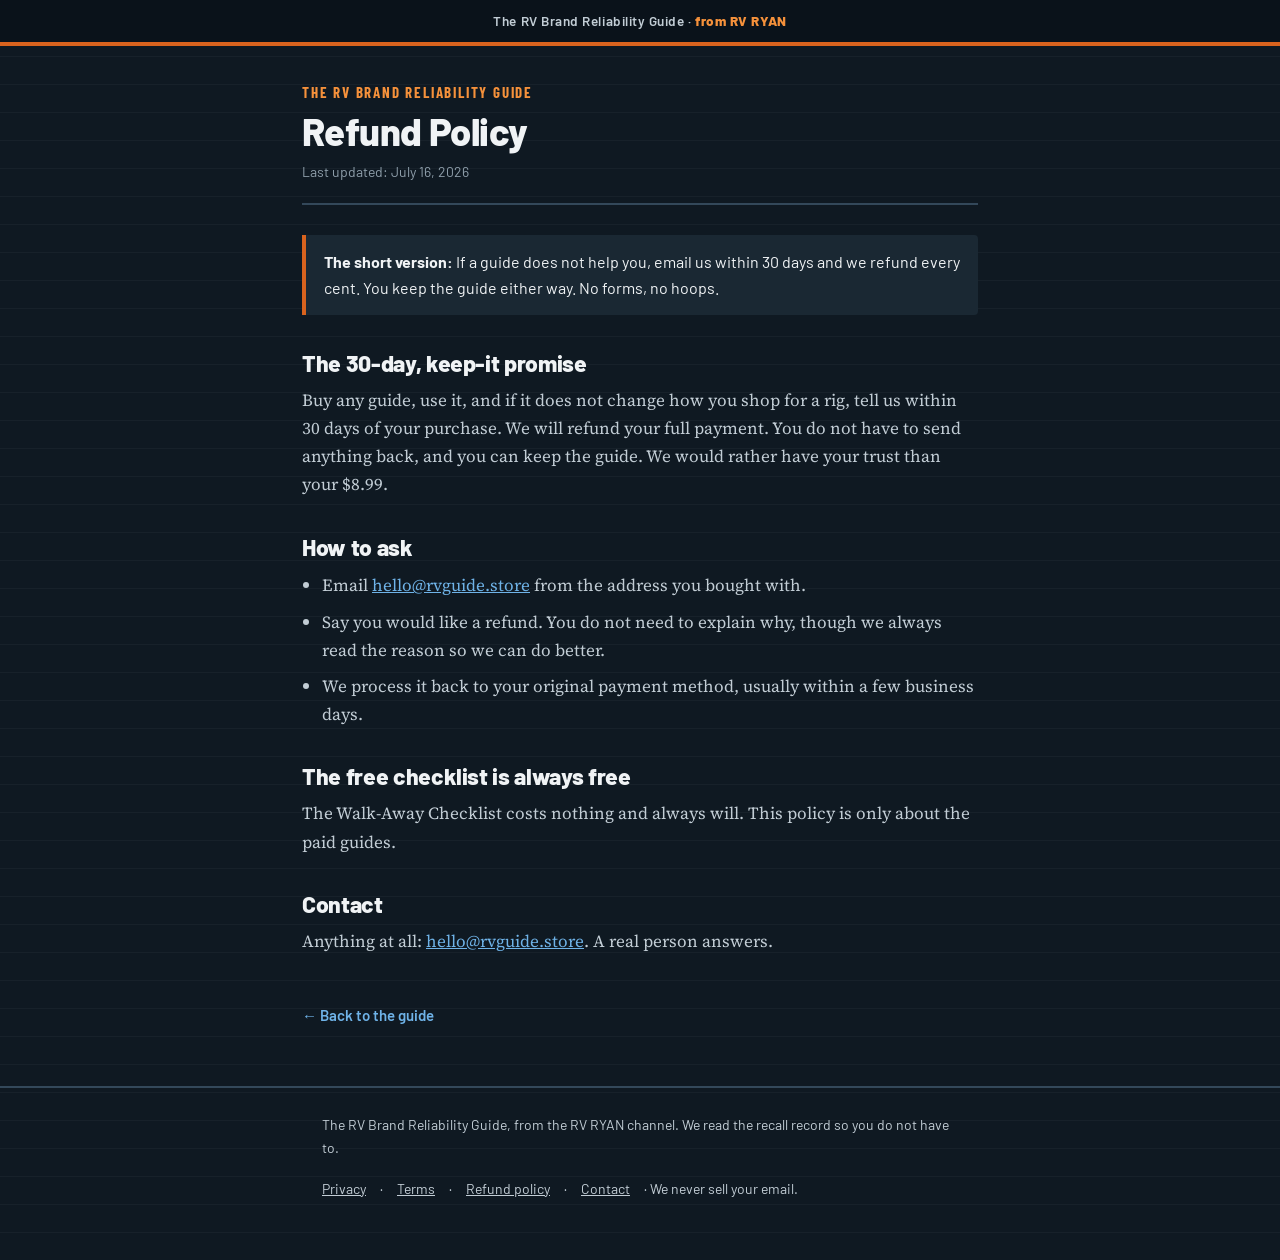
<file: refund.html>
<!doctype html>
<html lang="en">
<head>
<meta charset="utf-8">
<meta name="viewport" content="width=device-width, initial-scale=1">
<title>Refund Policy · The RV Brand Reliability Guide</title>
<meta name="description" content="Our 30-day, keep-the-guide refund promise. From the RV RYAN channel.">
<meta name="robots" content="index,follow">
<link rel="icon" href="assets/favicon.svg" type="image/svg+xml">
<link rel="stylesheet" href="assets/styles.css?v=10">
</head>
<body>

<div class="topbar">The RV Brand Reliability Guide · <b>from RV RYAN</b></div>

<main class="wrap doc">
  <p class="kicker">The RV Brand Reliability Guide</p>
  <h1>Refund Policy</h1>
  <p class="updated">Last updated: July 16, 2026</p>

  <div class="plain"><b>The short version:</b> If a guide does not help you, email us within 30 days and we refund every cent. You keep the guide either way. No forms, no hoops.</div>

  <h2>The 30-day, keep-it promise</h2>
  <p>Buy any guide, use it, and if it does not change how you shop for a rig, tell us within 30 days of your purchase. We will refund your full payment. You do not have to send anything back, and you can keep the guide. We would rather have your trust than your $8.99.</p>

  <h2>How to ask</h2>
  <ul>
    <li>Email <a href="mailto:hello@rvguide.store">hello@rvguide.store</a> from the address you bought with.</li>
    <li>Say you would like a refund. You do not need to explain why, though we always read the reason so we can do better.</li>
    <li>We process it back to your original payment method, usually within a few business days.</li>
  </ul>

  <h2>The free checklist is always free</h2>
  <p>The Walk-Away Checklist costs nothing and always will. This policy is only about the paid guides.</p>

  <h2>Contact</h2>
  <p>Anything at all: <a href="mailto:hello@rvguide.store">hello@rvguide.store</a>. A real person answers.</p>

  <a class="backlink" href="index.html">&larr; Back to the guide</a>
</main>

<footer>
  <div class="wrap">
    <p>The RV Brand Reliability Guide, from the RV RYAN channel. We read the recall record so you do not have to.</p>
    <p class="footlinks">
      <a href="privacy.html">Privacy</a> ·
      <a href="terms.html">Terms</a> ·
      <a href="refund.html">Refund policy</a> ·
      <a href="contact.html">Contact</a> · We never sell your email.
    </p>
  </div>
</footer>

</body>
</html>
</file>
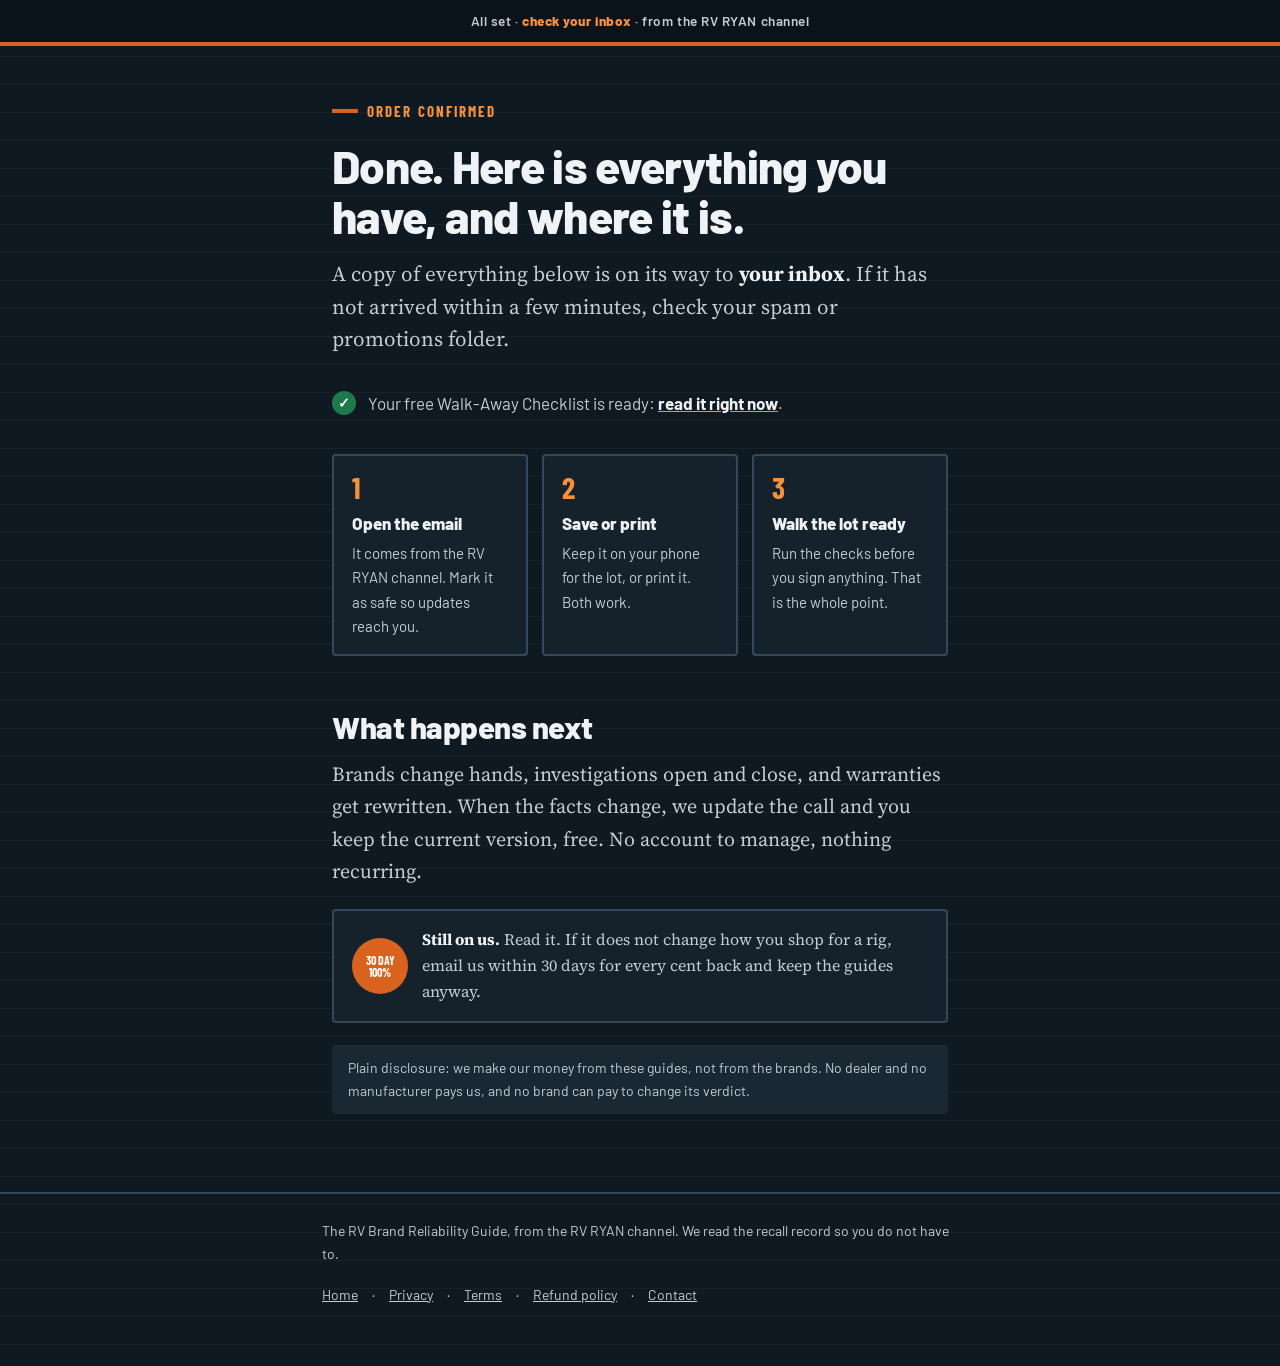
<file: success.html>
<!doctype html>
<html lang="en">
<head>
<meta charset="utf-8">
<meta name="viewport" content="width=device-width, initial-scale=1">
<title>You're all set: everything you got, in one place</title>
<meta name="description" content="Your Walk-Away Checklist and guides are ready. Downloads and inbox copy, plus what happens next.">
<meta name="robots" content="noindex">
<link rel="icon" href="assets/favicon.svg" type="image/svg+xml">
<link rel="stylesheet" href="assets/styles.css?v=10">
</head>
<body>

<div class="topbar">All set · <b>check your inbox</b> · from the RV RYAN channel</div>

<main class="hero">
  <div class="letter">

    <!-- DELIVERY CLARITY FIRST: exactly what they have and how to get it -->
    <p class="eyebrow">Order confirmed</p>
    <h1>Done. Here is everything you have, and where it is.</h1>
    <p class="lede">A copy of everything below is on its way to <strong id="success-email">your inbox</strong>. If it has not arrived within a few minutes, check your spam or promotions folder.</p>

    <ul class="deliver" id="success-summary">
      <li><span class="ok">✓</span><span>Your free Walk-Away Checklist is on its way to your inbox. <a href="list.html">Or read it right now</a>.</span></li>
    </ul>

    <div class="howit">
      <div class="hstep"><p class="hnum">1</p><p class="ht">Open the email</p><p class="hd">It comes from the RV RYAN channel. Mark it as safe so updates reach you.</p></div>
      <div class="hstep"><p class="hnum">2</p><p class="ht">Save or print</p><p class="hd">Keep it on your phone for the lot, or print it. Both work.</p></div>
      <div class="hstep"><p class="hnum">3</p><p class="ht">Walk the lot ready</p><p class="hd">Run the checks before you sign anything. That is the whole point.</p></div>
    </div>

    <h2>What happens next</h2>
    <p>Brands change hands, investigations open and close, and warranties get rewritten. When the facts change, we update the call and you keep the current version, free. No account to manage, nothing recurring.</p>

    <div class="guarantee">
      <span class="seal">30 DAY<br>100%</span>
      <span><strong>Still on us.</strong> Read it. If it does not change how you shop for a rig, email us within 30 days for every cent back and keep the guides anyway.</span>
    </div>

    <div class="disclosure">Plain disclosure: we make our money from these guides, not from the brands. No dealer and no manufacturer pays us, and no brand can pay to change its verdict.</div>
  </div>
</main>

<footer>
  <div class="wrap">
    <p>The RV Brand Reliability Guide, from the RV RYAN channel. We read the recall record so you do not have to.</p>
    <p class="footlinks"><a href="index.html">Home</a> · <a href="privacy.html">Privacy</a> · <a href="terms.html">Terms</a> · <a href="refund.html">Refund policy</a> · <a href="contact.html">Contact</a></p>
  </div>
</footer>

<script src="assets/funnel.js?v=2"></script>
</body>
</html>
</file>
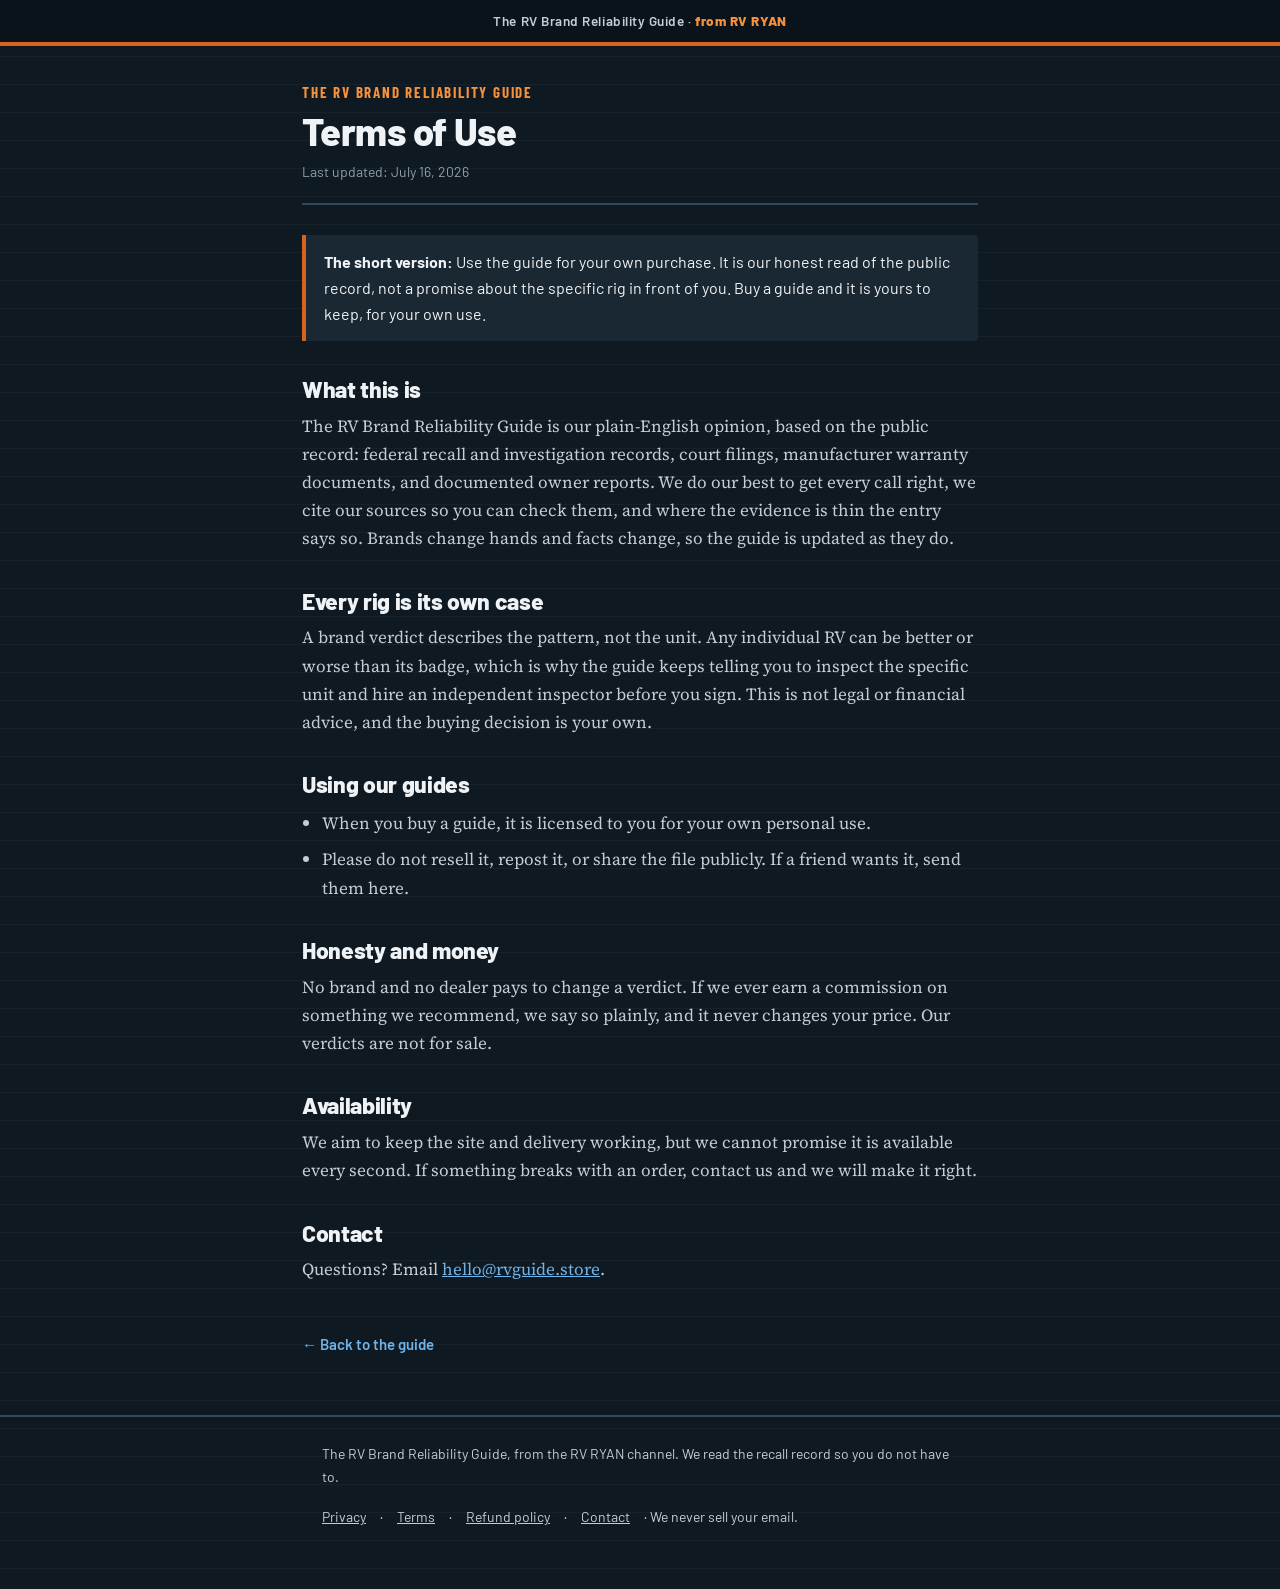
<file: terms.html>
<!doctype html>
<html lang="en">
<head>
<meta charset="utf-8">
<meta name="viewport" content="width=device-width, initial-scale=1">
<title>Terms of Use · The RV Brand Reliability Guide</title>
<meta name="description" content="The simple terms for using The RV Brand Reliability Guide, from the RV RYAN channel.">
<meta name="robots" content="index,follow">
<link rel="icon" href="assets/favicon.svg" type="image/svg+xml">
<link rel="stylesheet" href="assets/styles.css?v=10">
</head>
<body>

<div class="topbar">The RV Brand Reliability Guide · <b>from RV RYAN</b></div>

<main class="wrap doc">
  <p class="kicker">The RV Brand Reliability Guide</p>
  <h1>Terms of Use</h1>
  <p class="updated">Last updated: July 16, 2026</p>

  <div class="plain"><b>The short version:</b> Use the guide for your own purchase. It is our honest read of the public record, not a promise about the specific rig in front of you. Buy a guide and it is yours to keep, for your own use.</div>

  <h2>What this is</h2>
  <p>The RV Brand Reliability Guide is our plain-English opinion, based on the public record: federal recall and investigation records, court filings, manufacturer warranty documents, and documented owner reports. We do our best to get every call right, we cite our sources so you can check them, and where the evidence is thin the entry says so. Brands change hands and facts change, so the guide is updated as they do.</p>

  <h2>Every rig is its own case</h2>
  <p>A brand verdict describes the pattern, not the unit. Any individual RV can be better or worse than its badge, which is why the guide keeps telling you to inspect the specific unit and hire an independent inspector before you sign. This is not legal or financial advice, and the buying decision is your own.</p>

  <h2>Using our guides</h2>
  <ul>
    <li>When you buy a guide, it is licensed to you for your own personal use.</li>
    <li>Please do not resell it, repost it, or share the file publicly. If a friend wants it, send them here.</li>
  </ul>

  <h2>Honesty and money</h2>
  <p>No brand and no dealer pays to change a verdict. If we ever earn a commission on something we recommend, we say so plainly, and it never changes your price. Our verdicts are not for sale.</p>

  <h2>Availability</h2>
  <p>We aim to keep the site and delivery working, but we cannot promise it is available every second. If something breaks with an order, contact us and we will make it right.</p>

  <h2>Contact</h2>
  <p>Questions? Email <a href="mailto:hello@rvguide.store">hello@rvguide.store</a>.</p>

  <a class="backlink" href="index.html">&larr; Back to the guide</a>
</main>

<footer>
  <div class="wrap">
    <p>The RV Brand Reliability Guide, from the RV RYAN channel. We read the recall record so you do not have to.</p>
    <p class="footlinks">
      <a href="privacy.html">Privacy</a> ·
      <a href="terms.html">Terms</a> ·
      <a href="refund.html">Refund policy</a> ·
      <a href="contact.html">Contact</a> · We never sell your email.
    </p>
  </div>
</footer>

</body>
</html>
</file>
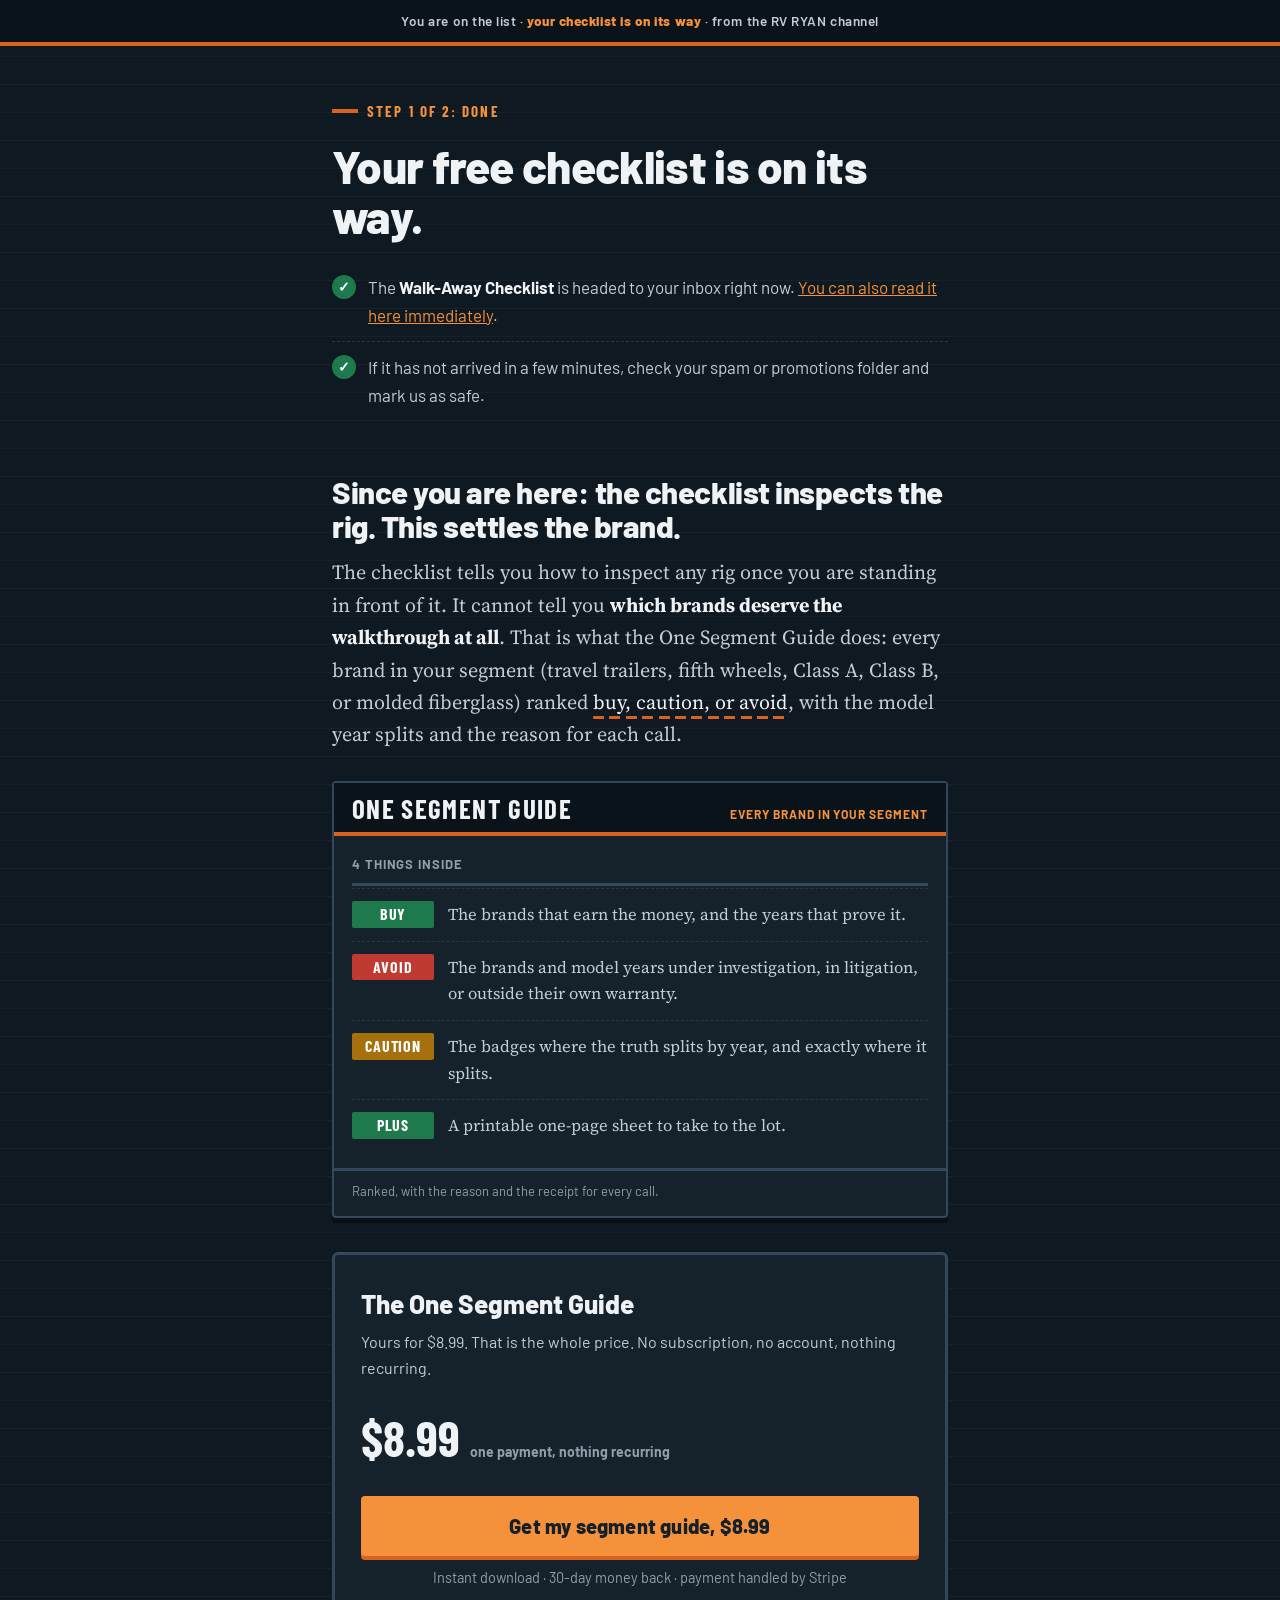
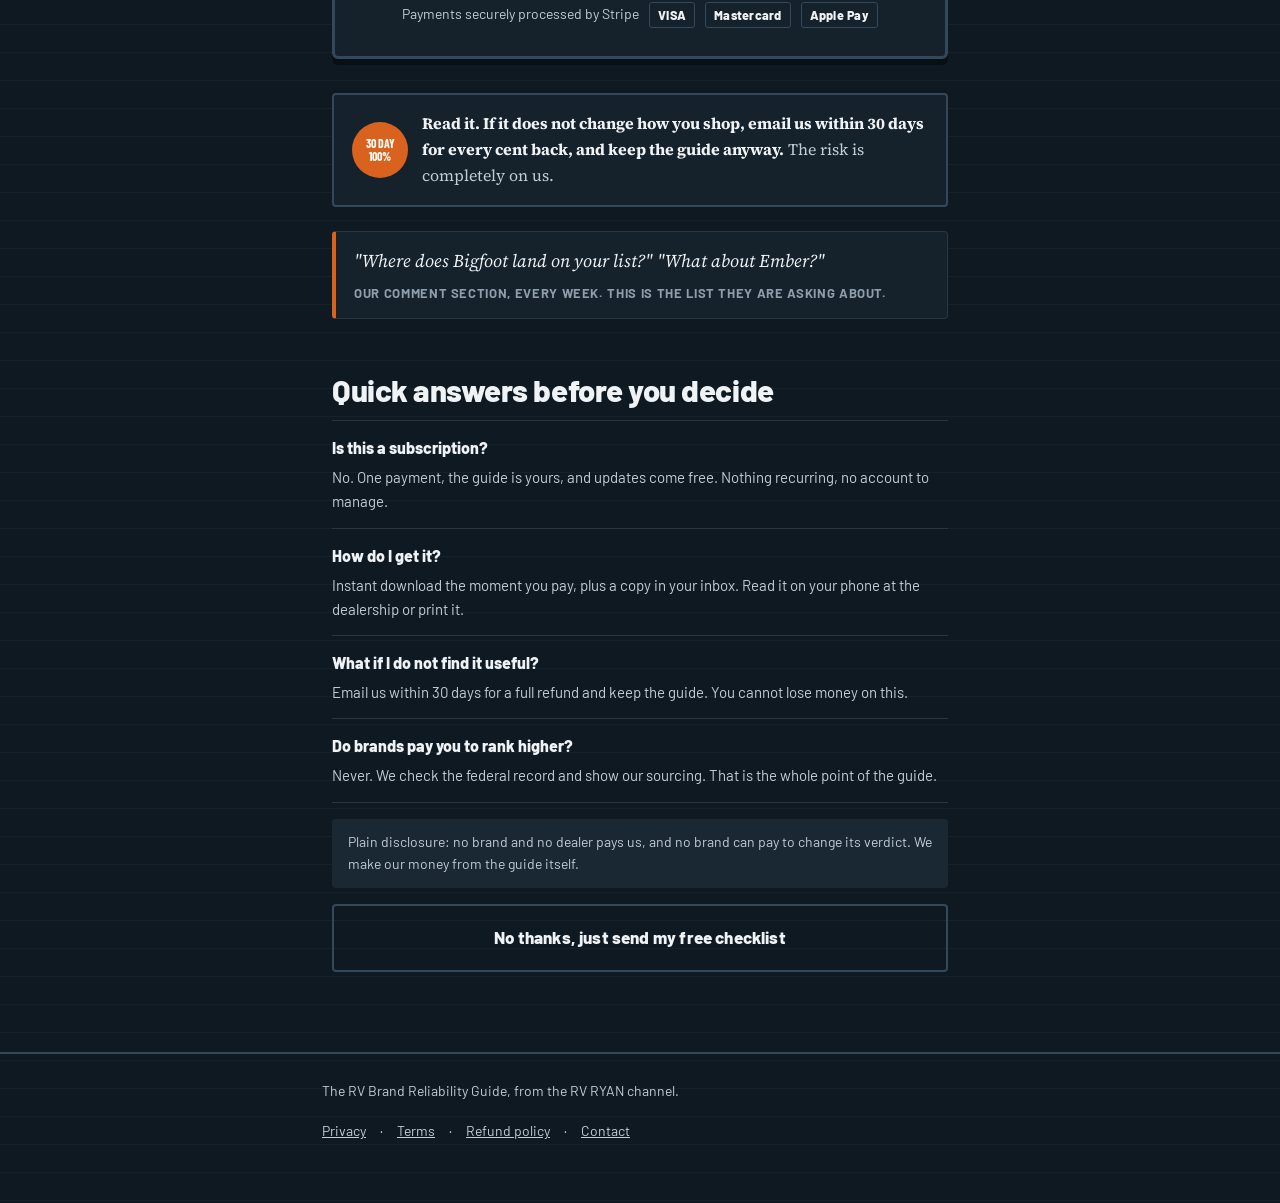
<file: thank-you.html>
<!doctype html>
<html lang="en">
<head>
<meta charset="utf-8">
<meta name="viewport" content="width=device-width, initial-scale=1">
<title>Your checklist is on its way (one thing before you go)</title>
<meta name="description" content="Your free checklist is on its way. One offer for new subscribers.">
<meta name="robots" content="noindex">
<link rel="icon" href="assets/favicon.svg" type="image/svg+xml">
<link rel="stylesheet" href="assets/styles.css?v=10">
</head>
<body>

<div class="topbar">You are on the list · <b>your checklist is on its way</b> · from the RV RYAN channel</div>

<main class="hero">
  <div class="letter">

    <!-- DELIVERY CLARITY FIRST -->
    <p class="eyebrow">Step 1 of 2: done</p>
    <h1>Your free checklist is on its way.</h1>
    <ul class="deliver">
      <li><span class="ok">✓</span><span>The <strong>Walk-Away Checklist</strong> is headed to your inbox right now. <a href="list.html">You can also read it here immediately</a>.</span></li>
      <li><span class="ok">✓</span><span>If it has not arrived in a few minutes, check your spam or promotions folder and mark us as safe.</span></li>
    </ul>

    <!-- THE TRIPWIRE: one offer, honest framing, no timer -->
    <h2>Since you are here: the checklist inspects the rig. This settles the brand.</h2>
    <p>The checklist tells you how to inspect any rig once you are standing in front of it. It cannot tell you <strong>which brands deserve the walkthrough at all</strong>. That is what the One Segment Guide does: every brand in your segment (travel trailers, fifth wheels, Class A, Class B, or molded fiberglass) ranked <mark>buy, caution, or avoid</mark>, with the model year splits and the reason for each call.</p>

    <div class="verdict">
      <div class="masthead">One Segment Guide <span class="sub">EVERY BRAND IN YOUR SEGMENT</span></div>
      <div class="panel-body">
        <div class="serving">4 things inside</div>
        <div class="vrow"><span class="tag real">BUY</span><span class="why">The brands that earn the money, and the years that prove it.</span></div>
        <div class="vrow"><span class="tag skip">AVOID</span><span class="why">The brands and model years under investigation, in litigation, or outside their own warranty.</span></div>
        <div class="vrow"><span class="tag care">CAUTION</span><span class="why">The badges where the truth splits by year, and exactly where it splits.</span></div>
        <div class="vrow"><span class="tag real">PLUS</span><span class="why">A printable one-page sheet to take to the lot.</span></div>
      </div>
      <div class="foot">Ranked, with the reason and the receipt for every call.</div>
    </div>

    <!-- ORDER BOX: encapsulated offer + honest price reason -->
    <div class="orderbox">
      <p class="obtitle">The One Segment Guide</p>
      <p class="obsub">Yours for $8.99. That is the whole price. No subscription, no account, nothing recurring.</p>
      <p class="price">$8.99 <span class="subnote" style="display:inline">one payment, nothing recurring</span></p>
      <button class="btn" type="button" data-buy="tripwire">Get my segment guide, $8.99</button>
      <p class="under" style="text-align:center;font-family:var(--ui);font-size:14.5px;color:var(--ink-3);margin:10px 0 0">Instant download · 30-day money back · payment handled by Stripe</p>
      <div class="paysecure">
        <span>Payments securely processed by Stripe</span>
        <span class="plogo">VISA</span><span class="plogo">Mastercard</span><span class="plogo">Apple Pay</span>
      </div>
    </div>

    <div class="guarantee">
      <span class="seal">30 DAY<br>100%</span>
      <span><strong>Read it. If it does not change how you shop, email us within 30 days for every cent back, and keep the guide anyway.</strong> The risk is completely on us.</span>
    </div>

    <div class="quotewall">
      <div class="qw">"Where does Bigfoot land on your list?" "What about Ember?"<div class="who">our comment section, every week. This is the list they are asking about.</div></div>
    </div>

    <h2>Quick answers before you decide</h2>
    <div class="faqs">
      <div class="faq"><p class="q">Is this a subscription?</p><p class="a">No. One payment, the guide is yours, and updates come free. Nothing recurring, no account to manage.</p></div>
      <div class="faq"><p class="q">How do I get it?</p><p class="a">Instant download the moment you pay, plus a copy in your inbox. Read it on your phone at the dealership or print it.</p></div>
      <div class="faq"><p class="q">What if I do not find it useful?</p><p class="a">Email us within 30 days for a full refund and keep the guide. You cannot lose money on this.</p></div>
      <div class="faq"><p class="q">Do brands pay you to rank higher?</p><p class="a">Never. We check the federal record and show our sourcing. That is the whole point of the guide.</p></div>
    </div>

    <div class="disclosure">Plain disclosure: no brand and no dealer pays us, and no brand can pay to change its verdict. We make our money from the guide itself.</div>

    <p style="text-align:center"><a class="btn ghost" href="#" data-skip="tripwire">No thanks, just send my free checklist</a></p>
  </div>
</main>

<footer>
  <div class="wrap">
    <p>The RV Brand Reliability Guide, from the RV RYAN channel.</p>
    <p class="footlinks"><a href="privacy.html">Privacy</a> · <a href="terms.html">Terms</a> · <a href="refund.html">Refund policy</a> · <a href="contact.html">Contact</a></p>
  </div>
</footer>

<script src="assets/funnel.js?v=2"></script>
</body>
</html>
</file>
<file: assets/styles.css>
/* The RV Brand Reliability Guide — "The Highway, at night" design system.
   Dark theme: the road atlas read by dome light. Deep highway-night navy paper,
   warm off-white ink, dashed blaze-orange lane-stripe signature, inspection-tag
   verdict panel. Audience: US, 55+, skeptical, mid-$40K-purchase. Floors:
   body >=18px, contrast >=4.5:1, tap targets >=48px. Sturdy, DOT-sign trustworthy. */

@import url('https://fonts.googleapis.com/css2?family=Barlow+Condensed:wght@600;700&family=Barlow:wght@500;600;700;800&family=Source+Serif+4:ital,opsz,wght@0,8..60,400;0,8..60,600;0,8..60,700;1,8..60,400&display=swap');

:root {
  --stock:    #0F1922;   /* night-navy page */
  --stock-2:  #1A2833;   /* raised panel */
  --card:     #15222C;   /* card surface */
  --navy:     #0A121A;   /* deepest surface: bars, mastheads */
  --ink:      #F0F3F5;   /* headline white */
  --ink-2:    #C2CDD5;   /* body */
  --ink-3:    #8E9EAA;   /* muted */
  --rule:     #33485A;   /* card borders */
  --hair:     #263844;   /* hairlines / dashes */
  --real:     #1E7A4C;   /* big-green-sign go (tag/badge bg) */
  --real-dk:  #145635;
  --real-tx:  #4CC084;   /* green as text on dark */
  --skip:     #C03A31;
  --skip-tx:  #F07B72;
  --check:    #A5700D;
  --mark:     #F5913B;   /* blaze orange, light */
  --mark-dp:  #D9631E;   /* blaze orange, deep — the lane stripe */
  --focus:    #6FB3E8;
  --maxw:     680px;

  --anton: "Barlow Condensed", "Arial Narrow", sans-serif;   /* display / signage */
  --serif: "Barlow", -apple-system, "Segoe UI", Arial, sans-serif;  /* headings = sign gothic */
  --sans:  "Source Serif 4", Georgia, "Times New Roman", serif;     /* body = warm editorial */
  --ui:    "Barlow", -apple-system, "Segoe UI", Arial, sans-serif;
}

* { box-sizing: border-box; }
html { -webkit-text-size-adjust: 100%; }
body {
  margin: 0;
  background: var(--stock);
  color: var(--ink-2);
  font-family: var(--sans);
  font-size: 20px;
  line-height: 1.62;
  /* faint contour-line wash so the page reads like an atlas sheet, not a flat swatch */
  background-image: linear-gradient(rgba(255,255,255,0.035) 1px, transparent 1px);
  background-size: 100% 28px;
}
img { max-width: 100%; display: block; }
::selection { background: var(--mark); color: #14212B; }

.wrap { max-width: var(--maxw); margin: 0 auto; padding: 0 22px; }
.narrow { max-width: 540px; }
.wrap-wide { max-width: 1040px; margin: 0 auto; padding: 0 22px; }

h1, h2, h3 { font-family: var(--serif); line-height: 1.08; color: var(--ink);
  letter-spacing: -0.015em; margin: 0; font-weight: 800; }
h1 { font-size: 46px; margin: 0 0 18px; }
h2 { font-size: 31px; margin: 48px 0 14px; }
h3 { font-size: 22px; margin: 26px 0 10px; }
p  { margin: 0 0 18px; color: var(--ink-2); }
strong, b { color: var(--ink); font-weight: 700; }
a { color: var(--mark); }
a:hover { color: #FFAB5E; }
@media (max-width: 560px){ h1{font-size:35px;} h2{font-size:26px;} body{font-size:18px;} }

/* lane-stripe underline — the signature. Wrap key words in <mark>. */
mark, .hl {
  background: transparent;
  color: var(--ink);
  padding: 0 .02em .12em;
  position: relative;
  white-space: nowrap;
}
mark::before, .hl::before {
  content: "";
  position: absolute;
  left: 0; right: 0; bottom: -0.02em;
  height: 0.16em; z-index: -1;
  background: repeating-linear-gradient(90deg,
    var(--mark-dp) 0, var(--mark-dp) 0.55em,
    transparent 0.55em, transparent 0.82em);
  border-radius: 1px;
}

/* ---- masthead sign bar ---- */
.topbar {
  background: var(--navy); color: var(--ink-2);
  font-family: var(--ui); font-size: 13.5px; font-weight: 600;
  text-align: center; padding: 10px 16px; letter-spacing: .04em;
  border-bottom: 4px solid var(--mark-dp);
}
.topbar b { color: var(--mark); font-weight: 800; }
.countbar b { font-variant-numeric: tabular-nums; letter-spacing: .04em;
  background: var(--mark-dp); color: #fff; padding: 2px 8px; border-radius: 3px;
  font-size: 14px; }
.countbar.ended { background: var(--stock-2); }
.countbar.ended b { background: none; color: var(--ink); padding: 0; }
.countline { font-family: var(--ui); font-size: 15px; color: var(--ink-2);
  margin: 12px 0 4px; padding: 10px 14px; background: rgba(217,99,30,0.12);
  border: 1px solid var(--mark-dp); border-radius: 3px; }
.countline b { font-variant-numeric: tabular-nums; color: var(--ink); }

/* ---- hero ---- */
.hero { padding: 44px 0 6px; }
.hero-grid { display: block; }
.hero-copy .optin { margin-top: 26px; }
.hero-panel .verdict { margin: 26px 0 0; }
@media (min-width: 900px){
  .hero-grid {
    display: grid;
    grid-template-columns: minmax(0,1.05fr) minmax(0,0.95fr);
    gap: 52px; align-items: start;
    padding-top: 20px; padding-bottom: 10px;
  }
  .hero-panel { position: sticky; top: 28px; }
  .hero-panel .verdict { margin: 0; }
  .hero-copy h1 { font-size: 52px; }
}
.eyebrow {
  display:inline-flex; align-items:center; gap: 9px;
  font-family: var(--anton); font-size: 15px; font-weight: 700;
  text-transform: uppercase; letter-spacing: .14em; color: var(--mark);
  margin: 0 0 18px;
}
.eyebrow::before { content:""; width: 26px; height: 4px; background: var(--mark-dp); display:block; }
.lede { font-size: 21px; line-height: 1.55; color: var(--ink-2); max-width: 34em; }

/* ---- THE VERDICT PANEL: built like an inspection tag ---- */
.verdict {
  background: var(--card);
  border: 2px solid var(--rule);
  border-radius: 4px;
  padding: 0; margin: 30px 0;
  box-shadow: 0 5px 0 rgba(0,0,0,0.4);
}
.verdict .masthead {
  background: var(--navy); color: var(--ink);
  font-family: var(--anton); font-size: 27px; font-weight: 700; letter-spacing: .05em;
  text-transform: uppercase; padding: 12px 18px 10px; line-height: 1;
  display:flex; align-items:baseline; justify-content:space-between; gap: 12px;
  border-bottom: 4px solid var(--mark-dp);
}
.verdict .masthead .sub { font-family: var(--ui); font-size: 12px; font-weight:700;
  letter-spacing: .08em; color: var(--mark); white-space:nowrap; }
.verdict .panel-body { padding: 6px 18px 16px; }
.verdict .serving {
  font-family: var(--ui); font-size: 13px; font-weight: 700; text-transform: uppercase;
  letter-spacing: .07em; color: var(--ink-3);
  border-bottom: 3px solid var(--rule); padding: 12px 0 8px; margin-bottom: 2px;
}
.vrow { display: flex; gap: 14px; align-items: baseline; padding: 12px 0;
  border-top: 1.5px dashed var(--hair); }
.vrow:first-of-type { border-top: 0; }
.tag { flex: none; font-family: var(--anton); font-size: 16px; font-weight: 700; letter-spacing: .06em;
  width: 82px; padding: 3px 0; text-align: center; color:#fff; border-radius: 2px; line-height: 1.3;
  text-transform: uppercase; }
.tag.real { background: var(--real); }
.tag.skip { background: var(--skip); }
.tag.care { background: var(--check); }
.vrow .name { color: var(--ink); font-weight: 700; font-family: var(--ui); }
.vrow .why  { color: var(--ink-2); font-size: 16.5px; }
.needverify { color: var(--ink-3); font-style: italic; font-size: 14px; }
.verdict .foot { border-top: 3px solid var(--rule); font-family: var(--ui);
  font-size: 13px; color: var(--ink-3); padding: 10px 18px 14px; }

/* ---- opt-in / CTA ---- */
.optin {
  background: var(--card); border: 2px solid var(--rule);
  border-radius: 4px; padding: 24px 22px; margin: 30px 0;
  box-shadow: 0 5px 0 rgba(0,0,0,0.4);
}
label { display: block; font-family: var(--ui); font-weight: 700;
  font-size: 16px; margin: 0 0 9px; color: var(--ink); line-height: 1.4; }
input[type=email], input[type=text] {
  width: 100%; font-size: 20px; padding: 15px 16px;
  border: 2px solid var(--rule); border-radius: 4px; background: var(--stock);
  color: var(--ink); font-family: var(--ui);
}
input::placeholder { color: #6E7F8B; }
input:focus { outline: 3px solid var(--focus); outline-offset: 1px; }

.btn {
  display: block; width: 100%; text-align: center; cursor: pointer;
  background: var(--mark); color: #14212B; border: 0; border-radius: 4px;
  font-family: var(--ui); font-weight: 800; font-size: 20px;
  padding: 18px 20px; margin: 14px 0 0; min-height: 58px;
  text-decoration: none; letter-spacing: .01em;
  box-shadow: 0 4px 0 var(--mark-dp); transition: transform .04s;
}
.btn:hover { background: #FFA855; color: #14212B; }
.btn:active { transform: translateY(3px); box-shadow: 0 1px 0 var(--mark-dp); }
.btn.dark { background: var(--navy); color: var(--ink); box-shadow: 0 4px 0 #000;
  border: 2px solid var(--rule); }
.btn.dark:hover { background: #000; color: var(--ink); }
.btn.ghost { background: transparent; color: var(--ink); border: 2px solid var(--rule);
  box-shadow: none; font-size: 17px; }
.btn.ghost:hover { background: rgba(255,255,255,0.06); color: var(--ink); }
.subnote { font-family: var(--ui); font-size: 14px; color: var(--ink-3);
  text-align: center; margin: 12px 0 0; }

/* ---- trust strip ---- */
.trust { display: flex; flex-wrap: wrap; gap: 8px 14px; align-items: center;
  font-family: var(--ui); font-size: 14px; color: var(--ink-2);
  padding: 18px 0; border-top: 2px solid var(--rule); border-bottom: 2px solid var(--rule);
  margin: 22px 0; }
.trust .chip { display:inline-flex; align-items:center; gap:7px; }
.trust b { color: var(--ink); font-weight: 800; }
.trust .dot { width:5px; height:5px; border-radius:50%; background:var(--mark-dp); }
.proof { background:var(--card); border:2px solid var(--rule); border-left: 8px solid var(--mark-dp);
  border-radius: 4px; padding: 16px 18px; margin: 20px 0; font-size: 18px;
  font-family: var(--sans); font-style: italic; font-weight: 400; color: var(--ink); }
.proof .who { font-family: var(--ui); font-style: normal; font-size: 13px; font-weight:700;
  text-transform: uppercase; letter-spacing:.05em; color:var(--ink-3); margin-top:8px; }

/* ---- split desktop layout (pitch left, buy-box / side right) ---- */
.split { display: block; }
.split .buybox .optin { margin-top: 0; }
@media (min-width: 900px){
  .split {
    display: grid;
    grid-template-columns: minmax(0,1.1fr) minmax(0,0.9fr);
    gap: 50px; align-items: start; padding-top: 26px;
  }
  .split.split-top { align-items: center; }
  .split .buybox { position: sticky; top: 24px; }
  .split .pitch h1 { font-size: 48px; }
}

/* ---- social proof: stars + count ---- */
.rating { display:flex; align-items:center; gap:10px; flex-wrap:wrap; margin: 4px 0 16px;
  font-family: var(--ui); font-size: 15px; color: var(--ink-2); }
.stars { color: #F0B429; font-size: 18px; letter-spacing: 1px; }
.rating b { color: var(--ink); }

/* ---- value stack ---- */
.stack { background:var(--card); border:2px solid var(--rule); border-radius:4px; padding: 18px 20px; margin: 0 0 4px; }
.stack .srow { display:flex; justify-content:space-between; gap:14px; padding:8px 0;
  border-bottom:1px dashed var(--hair); font-family:var(--ui); font-size:16px; color:var(--ink-2); }
.stack .srow:last-of-type { border-bottom:0; }
.stack .srow .v { font-weight:700; color:var(--ink); white-space:nowrap; font-variant-numeric:tabular-nums; }
.stack .srow .v s { color:var(--ink-3); font-weight:400; }
.stack .total { display:flex; justify-content:space-between; align-items:baseline; gap:14px;
  border-top:3px solid var(--rule); margin-top:6px; padding-top:12px; font-family:var(--ui); }
.stack .total .lbl { font-weight:800; color:var(--ink); font-size:16px; }
.stack .total .amt { font-family:var(--anton); font-weight:700; font-size:23px; color:var(--ink-3); text-decoration:line-through; }
.stack .youpay { display:flex; justify-content:space-between; align-items:baseline; gap:14px; margin-top:8px; }
.stack .youpay .lbl { font-family:var(--ui); font-weight:800; font-size:16px; color:var(--real-tx); }
.stack .youpay .amt { font-family:var(--anton); font-weight:700; font-size:32px; color:var(--ink); }

/* ---- trust badges ---- */
.badges { display:grid; grid-template-columns:repeat(2,1fr); gap:8px 14px; margin:14px 0 2px; }
.badges .bdg { display:flex; align-items:center; gap:8px; font-family:var(--ui);
  font-size:13.5px; color:var(--ink-2); font-weight:600; }
.badges .bdg .ic { flex:none; width:20px; height:20px; border-radius:50%; background:var(--real);
  color:#fff; font-size:12px; display:flex; align-items:center; justify-content:center; }
.microcopy { text-align:center; font-family:var(--ui); font-size:13px; color:var(--ink-3); margin:8px 0 0; }

/* ---- testimonials ---- */
.testis { display:grid; gap:14px; margin:22px 0; }
@media (min-width:720px){ .testis { grid-template-columns:1fr 1fr; } }
.testi { background:var(--card); border:1px solid var(--hair); border-left:4px solid var(--mark-dp);
  border-radius:4px; padding:14px 16px; font-family:var(--sans); font-style:italic; font-size:16px; color:var(--ink); }
.testi .name { font-family:var(--ui); font-style:normal; font-weight:700; font-size:13px;
  color:var(--ink-3); margin-top:8px; }
.testi .st { color:#F0B429; font-style:normal; font-size:13px; }

/* ---- FAQ / objection killers ---- */
.faqs { margin: 8px 0 0; }
.faq { border-top:1px solid var(--hair); padding:14px 0; }
.faq:last-child { border-bottom:1px solid var(--hair); }
.faq .q { font-family:var(--ui); font-weight:800; font-size:16px; color:var(--ink); margin:0 0 4px; }
.faq .a { font-family:var(--ui); font-size:15px; color:var(--ink-2); margin:0; }

/* ---- checkout / product ---- */
.price { font-family: var(--anton); font-weight: 700; font-size: 50px; color: var(--ink); }
.price s { color:var(--ink-3); font-family: var(--ui); font-size: 24px; font-weight: 500; margin-right: 10px; }
.bump { background: var(--stock-2); border: 2px dashed var(--rule); border-radius: 4px;
  padding: 16px 18px; margin: 18px 0; display:flex; gap:12px; align-items:flex-start; }
.bump input { width: 24px; height: 24px; margin-top: 3px; flex:none; accent-color: var(--mark); }
.bump label { font-weight: 700; margin:0; }
.bump .b-sub { font-weight: 400; color: var(--ink-2); font-size: 16px; }
.guarantee { display:flex; gap:14px; align-items:center; background:var(--card);
  border:2px solid var(--rule); border-radius:4px; padding:16px 18px; margin:22px 0;
  font-size: 16px; color: var(--ink-2); }
.guarantee .seal { flex:none; width:56px; height:56px; border-radius:50%;
  background: var(--mark-dp); color:#fff; font-family:var(--anton); font-weight:700; font-size:12px;
  display:flex; align-items:center; justify-content:center; text-align:center; line-height:1.05;}
.step { font-family: var(--anton); font-size: 15px; letter-spacing:.1em;
  text-transform: uppercase; color: var(--mark); font-weight:700; margin: 0 0 8px; }

/* ---- 3-tier value ladder (styled as three roadside signs) ---- */
.ladder { display: grid; grid-template-columns: 1fr; gap: 18px; margin: 26px 0; }
.tier { background:var(--card); border:2px solid var(--rule); border-radius:4px; padding:22px 22px 24px;
  box-shadow: 0 5px 0 rgba(0,0,0,0.4); position: relative; }
.tier.best { box-shadow: 0 6px 0 var(--mark-dp); border-color: var(--mark-dp); }
.tier .rank { font-family:var(--anton); font-weight:700; font-size:15px; letter-spacing:.08em;
  text-transform:uppercase; color:var(--ink-3); margin:0 0 6px; }
.tier.best .rank { color: var(--mark); }
.tier .tname { font-family:var(--serif); font-weight:800; font-size:23px; color:var(--ink); margin:0 0 4px; }
.tier .tprice { font-family:var(--anton); font-weight:700; font-size:40px; color:var(--ink); margin:8px 0 14px; }
.tier .tprice s { font-family:var(--ui); font-size:19px; color:var(--ink-3); font-weight:500; margin-right:8px; }
.tier ul { list-style:none; padding:0; margin:0 0 18px; }
.tier li { font-family:var(--ui); font-size:16px; color:var(--ink-2); padding:7px 0 7px 28px;
  position:relative; line-height:1.4; }
.tier li:before { content:"✓"; color:var(--real-tx); font-weight:800; position:absolute; left:2px; top:6px; }
.tier .badge { display:inline-block; background:var(--mark-dp); color:#fff; font-family:var(--ui);
  font-size:12px; font-weight:800; letter-spacing:.06em; text-transform:uppercase;
  padding:4px 11px; border-radius:2px; margin-bottom:12px; }
@media (min-width: 720px){ .ladder { grid-template-columns: repeat(3,1fr); align-items:start; } }

footer { border-top: 2px solid var(--rule); margin-top: 56px; padding: 26px 0 60px;
  font-family: var(--ui); font-size: 14px; color: var(--ink-3); }
footer a { color: var(--ink-2); }
.disclosure { font-size: 14px; color:var(--ink-2); font-family:var(--ui);
  background:var(--stock-2); border-radius:4px; padding:12px 16px; margin: 16px 0; }
.dev-flag { font-family:var(--ui); font-size:13px; color:var(--skip-tx); background:var(--card);
  border:1px dashed var(--skip); border-radius:4px; padding:8px 12px; margin:10px 0; }

/* ---- one-click upsell banner ---- */
.oneclick { background:rgba(217,99,30,0.12); border:2px solid var(--mark-dp); border-radius:4px;
  padding:14px 18px; margin:22px 0 6px; font-family:var(--ui); font-size:16px;
  color:var(--ink); line-height:1.5; }
.oneclick b { color:var(--mark); }

/* ---- success / delivery ---- */
.deliver { list-style:none; padding:0; margin:22px 0; }
.deliver li { display:flex; gap:12px; align-items:flex-start; padding:12px 0;
  border-top:1px dashed var(--hair); font-family:var(--ui); font-size:17px; color:var(--ink-2); }
.deliver li:first-child { border-top:0; }
.deliver .ok { flex:none; width:24px; height:24px; border-radius:50%; background:var(--real);
  color:#fff; font-size:14px; font-weight:800; display:flex; align-items:center; justify-content:center; margin-top:1px; }
.deliver strong { color:var(--ink); }
.dlgrid { display:grid; gap:14px; margin:24px 0; }
@media (min-width:640px){ .dlgrid { grid-template-columns:1fr 1fr; } }
.dlcard { background:var(--card); border:2px solid var(--rule); border-radius:4px; padding:18px 20px;
  box-shadow:0 5px 0 rgba(0,0,0,0.4); }
.dlcard .dlt { font-family:var(--serif); font-weight:800; font-size:19px; color:var(--ink); margin:0 0 6px; }
.dlcard .dld { font-family:var(--ui); font-size:15px; color:var(--ink-2); margin:0 0 12px; }

@media (prefers-reduced-motion: reduce){ * { transition: none !important; } }

/* ---- legal / doc pages (privacy, terms, refund, contact) ---- */
.doc { max-width: 720px; }
.doc .kicker { font-family:var(--anton); font-size:15px; font-weight:700; letter-spacing:.12em;
  text-transform:uppercase; color:var(--mark); margin:34px 0 6px; }
.doc h1 { font-size:38px; margin:2px 0 8px; }
.doc .updated { font-family:var(--ui); font-size:14px; color:var(--ink-3); margin:0 0 30px;
  padding-bottom:20px; border-bottom:2px solid var(--rule); }
.doc h2 { font-size:23px; margin:36px 0 10px; }
.doc p, .doc li { font-size:17px; color:var(--ink-2); line-height:1.66; }
.doc ul { padding-left:20px; margin:12px 0 18px; }
.doc li { margin:0 0 8px; }
.doc a { color:var(--focus); }
.doc .plain { background:var(--stock-2); border-left:4px solid var(--mark-dp); border-radius:0 4px 4px 0;
  padding:14px 18px; margin:16px 0; font-family:var(--ui); font-size:16px; color:var(--ink); }
.doc .plain b { color:var(--ink); }
.backlink { display:inline-flex; align-items:center; gap:6px; font-family:var(--ui);
  font-size:15px; font-weight:600; color:var(--ink-2); text-decoration:none; margin:30px 0 0; }
.backlink:hover { color:var(--ink); }
.footlinks { display:flex; flex-wrap:wrap; gap:6px 14px; margin:4px 0 0; }

/* =====================================================================
   THE LETTER — single-column direct-response layout (research rebuild).
   One reading path, ~660px measure, CTAs repeated, no nav leaks.
   ===================================================================== */
.letter { max-width: 660px; margin: 0 auto; padding: 0 22px; }
.letter .lede { max-width: none; }
.letter h2 { margin-top: 54px; }

/* repeated CTA block: button + guarantee microline under it, every time */
.cta-block { margin: 30px 0; }
.cta-block .btn { max-width: 480px; margin-left: auto; margin-right: auto; }
.cta-block .under { text-align: center; font-family: var(--ui); font-size: 14.5px;
  color: var(--ink-3); margin: 10px 0 0; line-height: 1.5; }

/* fascination bullets */
.fascin { list-style: none; padding: 0; margin: 18px 0 24px; }
.fascin li { padding: 10px 0 10px 34px; position: relative; color: var(--ink-2);
  border-bottom: 1px dashed var(--hair); line-height: 1.5; }
.fascin li:last-child { border-bottom: 0; }
.fascin li::before { content: "→"; position: absolute; left: 2px; top: 10px;
  color: var(--mark); font-weight: 800; font-family: var(--ui); }

/* how it works, 1-2-3 */
.howit { display: grid; gap: 14px; margin: 24px 0; }
@media (min-width: 720px){ .howit { grid-template-columns: repeat(3,1fr); } }
.howit .hstep { background: var(--card); border: 2px solid var(--rule); border-radius: 4px;
  padding: 16px 18px; }
.howit .hnum { font-family: var(--anton); font-weight: 700; font-size: 30px;
  color: var(--mark); line-height: 1; margin: 0 0 8px; }
.howit .ht { font-family: var(--ui); font-weight: 800; font-size: 17px; color: var(--ink);
  margin: 0 0 4px; }
.howit .hd { font-family: var(--ui); font-size: 15px; color: var(--ink-2); margin: 0; }

/* quote wall (real comment quotes, honest attribution) */
.quotewall { display: grid; gap: 14px; margin: 24px 0; }
.quotewall .qw { background: var(--card); border: 1px solid var(--hair);
  border-left: 4px solid var(--mark-dp); border-radius: 4px; padding: 14px 18px;
  font-style: italic; font-size: 18px; color: var(--ink); }
.quotewall .qw .who { font-family: var(--ui); font-style: normal; font-size: 13px;
  font-weight: 700; text-transform: uppercase; letter-spacing: .05em;
  color: var(--ink-3); margin-top: 8px; }

/* the order area: visually encapsulated offer + payment zone */
.orderbox { background: var(--card); border: 3px solid var(--rule); border-radius: 6px;
  padding: 28px 26px; margin: 34px 0; box-shadow: 0 6px 0 rgba(0,0,0,0.4); }
.orderbox .obtitle { font-family: var(--serif); font-weight: 800; font-size: 26px;
  color: var(--ink); margin: 0 0 4px; }
.orderbox .obsub { font-family: var(--ui); font-size: 16px; color: var(--ink-2); margin: 0 0 16px; }
.paysecure { display: flex; align-items: center; justify-content: center; gap: 10px;
  flex-wrap: wrap; font-family: var(--ui); font-size: 14px; color: var(--ink-2);
  margin: 12px 0 0; }
.paysecure .plogo { border: 1px solid var(--rule); border-radius: 3px; background: var(--card);
  padding: 2px 8px; font-weight: 800; font-size: 12.5px; color: var(--ink); letter-spacing: .02em; }

/* P.S. block */
.ps { border: 2px dashed var(--rule); border-radius: 4px; background: var(--stock-2);
  padding: 18px 20px; margin: 34px 0; font-size: 18px; color: var(--ink-2); }
.ps strong { color: var(--ink); }

/* author / who-is-behind-it */
.author { display: flex; gap: 16px; align-items: flex-start; background: var(--card);
  border: 2px solid var(--rule); border-radius: 4px; padding: 18px 20px; margin: 22px 0; }
.author .avat { flex: none; width: 64px; height: 64px; border-radius: 50%;
  background: var(--navy); color: var(--mark); font-family: var(--anton); font-weight: 700;
  font-size: 22px; display: flex; align-items: center; justify-content: center;
  border: 2px solid var(--mark-dp); }
.author p { margin: 0; font-size: 17px; }
@media (max-width: 560px){ .letter h1 { font-size: 33px; } }

/* ---- sticky mobile CTA bar ---- */
.stickycta { position: fixed; left: 0; right: 0; bottom: 0; z-index: 50;
  display: flex; align-items: center; justify-content: space-between; gap: 12px;
  background: var(--navy); color: #fff; padding: 10px 16px;
  padding-bottom: calc(10px + env(safe-area-inset-bottom));
  border-top: 3px solid var(--mark-dp);
  box-shadow: 0 -6px 18px rgba(0,0,0,.5); }
.stickycta[hidden] { display: none; }
.stickycta .sc-copy { display: flex; flex-direction: column; min-width: 0; flex: 1 1 auto;
  font-family: var(--ui); line-height: 1.25; }
.stickycta .sc-copy b { font-size: 15px; color: #fff; white-space: nowrap;
  overflow: hidden; text-overflow: ellipsis; }
.stickycta .sc-copy span { font-size: 12.5px; color: #B9C4CC; white-space: nowrap;
  overflow: hidden; text-overflow: ellipsis; }
.stickycta .btn { margin: 0; padding: 12px 20px; font-size: 16px; flex: none; min-height: 48px;
  display: inline-block; width: auto; }
@media (min-width: 900px){
  .stickycta { justify-content: center; gap: 26px; padding: 12px 24px; }
  .stickycta .sc-copy { flex: 0 1 auto; }
  .stickycta .sc-copy b { font-size: 17px; }
  .stickycta .btn { padding: 13px 36px; font-size: 17px; }
}

/* ---- product mockup ---- */
.bookshot { margin: 26px 0 6px; text-align: center; }
.bookshot img { max-width: 340px; width: 100%; height: auto; margin: 0 auto;
  border-radius: 6px; }
.bookshot.small img { max-width: 260px; }
.bookshot figcaption { font-family: var(--ui); font-size: 14px; color: var(--ink-3);
  margin-top: 8px; }

/* ---- per-tier trust microline ---- */
.tier .tsecure { font-family: var(--ui); font-size: 12.5px; color: var(--ink-3);
  text-align: center; margin: 10px 0 0; }

/* ---- launch promo countdown ---- */
.promo { background: var(--navy); border: 1px solid var(--rule); border-radius: 10px;
  padding: 22px 20px 18px; margin: 6px 0 26px; text-align: center;
  border-bottom: 4px dashed var(--mark-dp); }
.promo[hidden] { display: none; }
.promo .promo-t { font-family: var(--anton); font-weight: 700; font-size: 21px;
  letter-spacing: 0.04em; text-transform: uppercase; color: var(--mark); margin: 0 0 10px; }
.promo-clock { display: flex; justify-content: center; align-items: flex-start; gap: 10px; }
.pc-seg { display: flex; flex-direction: column; min-width: 58px; }
.pc-seg b { font-family: var(--anton); font-weight: 700; font-size: 40px; line-height: 1;
  color: #fff; font-variant-numeric: tabular-nums; }
.pc-seg i { font-family: var(--ui); font-style: normal; font-size: 11.5px;
  letter-spacing: 0.1em; text-transform: uppercase; color: #B9C4CC; margin-top: 4px; }
.pc-sep { font-family: var(--anton); font-size: 32px; line-height: 40px; color: var(--mark-dp); }
.promo .promo-s { font-family: var(--ui); font-size: 15.5px; color: #DCE3E8; margin: 12px 0 0; }
.promo .promo-s b { color: var(--mark); }

/* ---- exit-intent downsell modal ---- */
.xmodal { position: fixed; inset: 0; z-index: 90; background: rgba(5,10,14,0.82);
  display: flex; align-items: center; justify-content: center; padding: 20px; }
.xmodal[hidden] { display: none; }
.xm-card { position: relative; background: var(--card); border: 2px solid var(--mark-dp);
  border-radius: 12px; box-shadow: 0 18px 50px rgba(0,0,0,0.6);
  max-width: 560px; width: 100%; padding: 34px 30px 26px; text-align: center;
  max-height: 92vh; overflow-y: auto; }
.xm-close { position: absolute; top: 10px; right: 12px; background: none; border: 0;
  font-size: 30px; line-height: 1; color: var(--ink-3); cursor: pointer; padding: 6px 10px; }
.xm-close:hover { color: var(--ink); }
.xm-eyebrow { font-family: var(--ui); font-weight: 800; font-size: 13.5px;
  letter-spacing: 0.14em; text-transform: uppercase; color: var(--skip-tx); margin: 0 0 10px; }
.xm-card h2 { margin: 0 0 14px; font-size: 27px; }
.xm-card .xm-body { font-size: 17.5px; line-height: 1.55; margin: 0 0 20px; }
.xm-card .btn { margin: 0 0 10px; }
.xm-card .xm-alt { font-size: 16px; }
.xm-no { display: inline-block; font-family: var(--ui); font-size: 14.5px;
  color: var(--ink-3); text-decoration: underline; margin-top: 6px; }
@media (max-width: 480px){
  .xm-card { padding: 28px 18px 22px; }
  .xm-card h2 { font-size: 23px; }
  .pc-seg { min-width: 48px; }
  .pc-seg b { font-size: 33px; }
}

/* ---- real-purchase toast (fed only by data/purchases.json = actual Stripe sales) ---- */
.ptoast { position: fixed; left: 14px; bottom: 14px; z-index: 60;
  display: flex; align-items: center; gap: 10px;
  background: var(--card); border: 1px solid var(--rule); border-left: 4px solid var(--real-tx);
  border-radius: 8px; box-shadow: 0 10px 30px rgba(0,0,0,0.5);
  padding: 12px 16px; max-width: 320px;
  font-family: var(--ui); font-size: 14px; color: var(--ink-2); line-height: 1.35;
  animation: pt-in .35s ease-out; }
.ptoast[hidden] { display: none; }
.ptoast .pt-dot { flex: none; width: 9px; height: 9px; border-radius: 50%;
  background: var(--real-tx); }
.ptoast .pt-txt b { color: var(--ink); }
@keyframes pt-in { from { opacity: 0; transform: translateY(12px); } to { opacity: 1; transform: none; } }
@media (max-width: 899px){ .ptoast { bottom: 84px; } } /* clear the sticky buy bar */

/* ---- sticky launch-price countdown header ---- */
.promobar { position: sticky; top: 0; z-index: 70;
  display: flex; align-items: center; justify-content: center; gap: 6px 18px; flex-wrap: wrap;
  background: var(--mark-dp); color: #16212B; text-decoration: none;
  font-family: var(--ui); font-size: 13.5px; font-weight: 700; letter-spacing: .02em;
  padding: 8px 14px; text-align: center;
  border-bottom: 1px solid rgba(0,0,0,0.25); }
.promobar[hidden] { display: none; }
.promobar:hover { background: #E96F28; color: #16212B; }
.promobar b { color: #fff; font-weight: 800; }
.promobar .pb-r b { font-variant-numeric: tabular-nums; }
@media (max-width: 480px){ .promobar { font-size: 12.5px; padding: 7px 10px; } }
</file>
